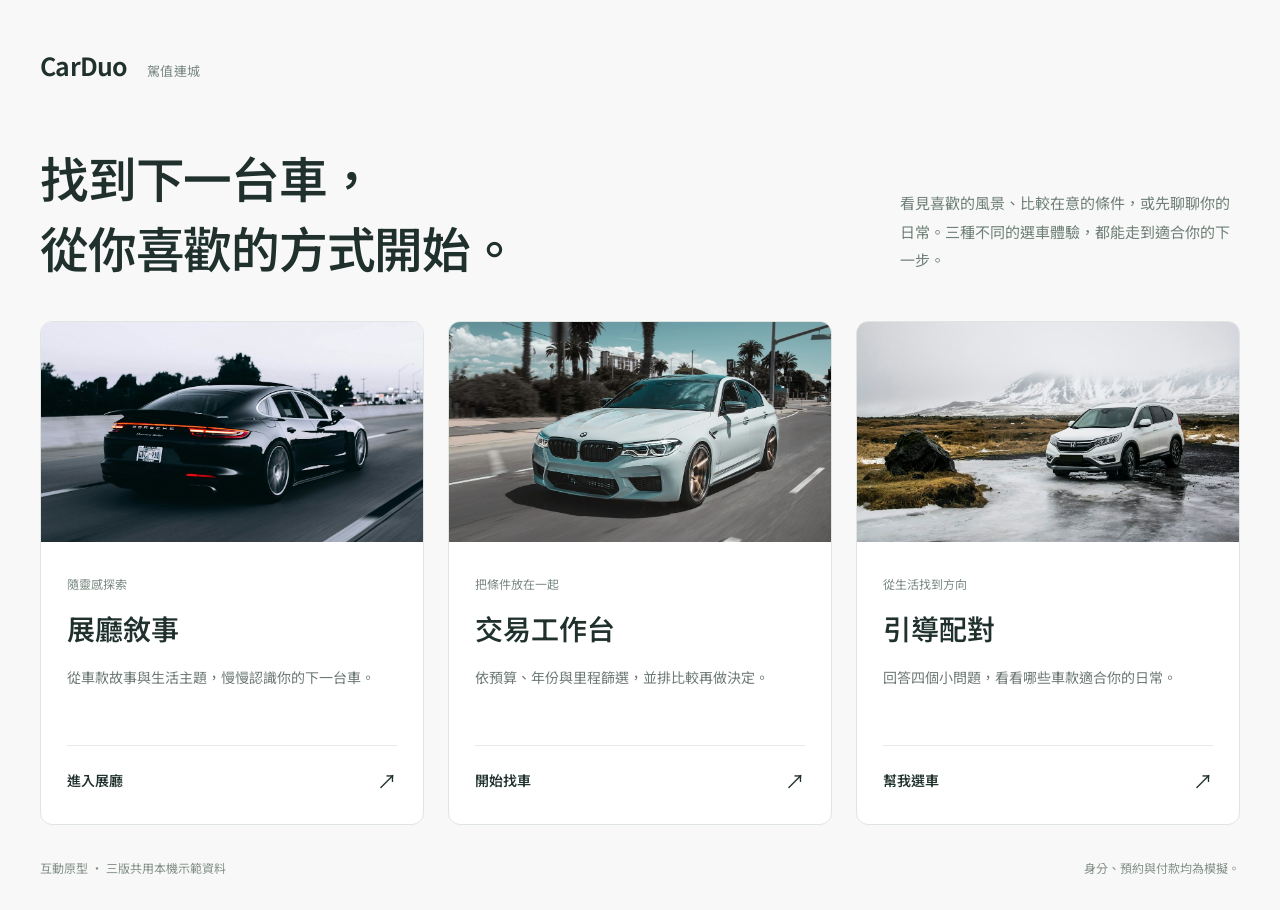
<file: index.html>
<!doctype html>
<html lang="zh-Hant">
  <head>
    <meta charset="UTF-8" />
    <meta name="viewport" content="width=device-width,initial-scale=1" />
    <title>駕值連城 CarDuo｜三種選車體驗</title>
    <link rel="stylesheet" crossorigin href="./assets/home-isKDFEY-.css">
  </head>
  <body>
    <main>
      <div class="brand">CarDuo <span>駕值連城</span></div>
      <div class="intro">
        <h1>找到下一台車，<br />從你喜歡的方式開始。</h1>
        <p>
          看見喜歡的風景、比較在意的條件，或先聊聊你的日常。三種不同的選車體驗，都能走到適合你的下一步。
        </p>
      </div>
      <nav aria-label="選擇原型">
        <a class="atelier" href="./apps/ateliers/">
          <img src="./images/hero-porsche.jpg" alt="Porsche 行駛情境照片" />
          <div>
            <span class="category">隨靈感探索</span><strong>展廳敘事</strong>
            <p>從車款故事與生活主題，慢慢認識你的下一台車。</p>
            <span class="open">進入展廳 <b aria-hidden="true">↗</b></span>
          </div>
        </a>
        <a class="market" href="./apps/market/">
          <img src="./images/car-black.jpg" alt="BMW 行駛情境照片" />
          <div>
            <span class="category">把條件放在一起</span
            ><strong>交易工作台</strong>
            <p>依預算、年份與里程篩選，並排比較再做決定。</p>
            <span class="open">開始找車 <b aria-hidden="true">↗</b></span>
          </div>
        </a>
        <a class="match" href="./apps/match/">
          <img src="./images/car-road.jpg" alt="車輛行經山路的情境照片" />
          <div>
            <span class="category">從生活找到方向</span
            ><strong>引導配對</strong>
            <p>回答四個小問題，看看哪些車款適合你的日常。</p>
            <span class="open">幫我選車 <b aria-hidden="true">↗</b></span>
          </div>
        </a>
      </nav>
      <footer>
        <span>互動原型 · 三版共用本機示範資料</span
        ><span>身分、預約與付款均為模擬。</span>
      </footer>
    </main>
  </body>
</html>
</file>
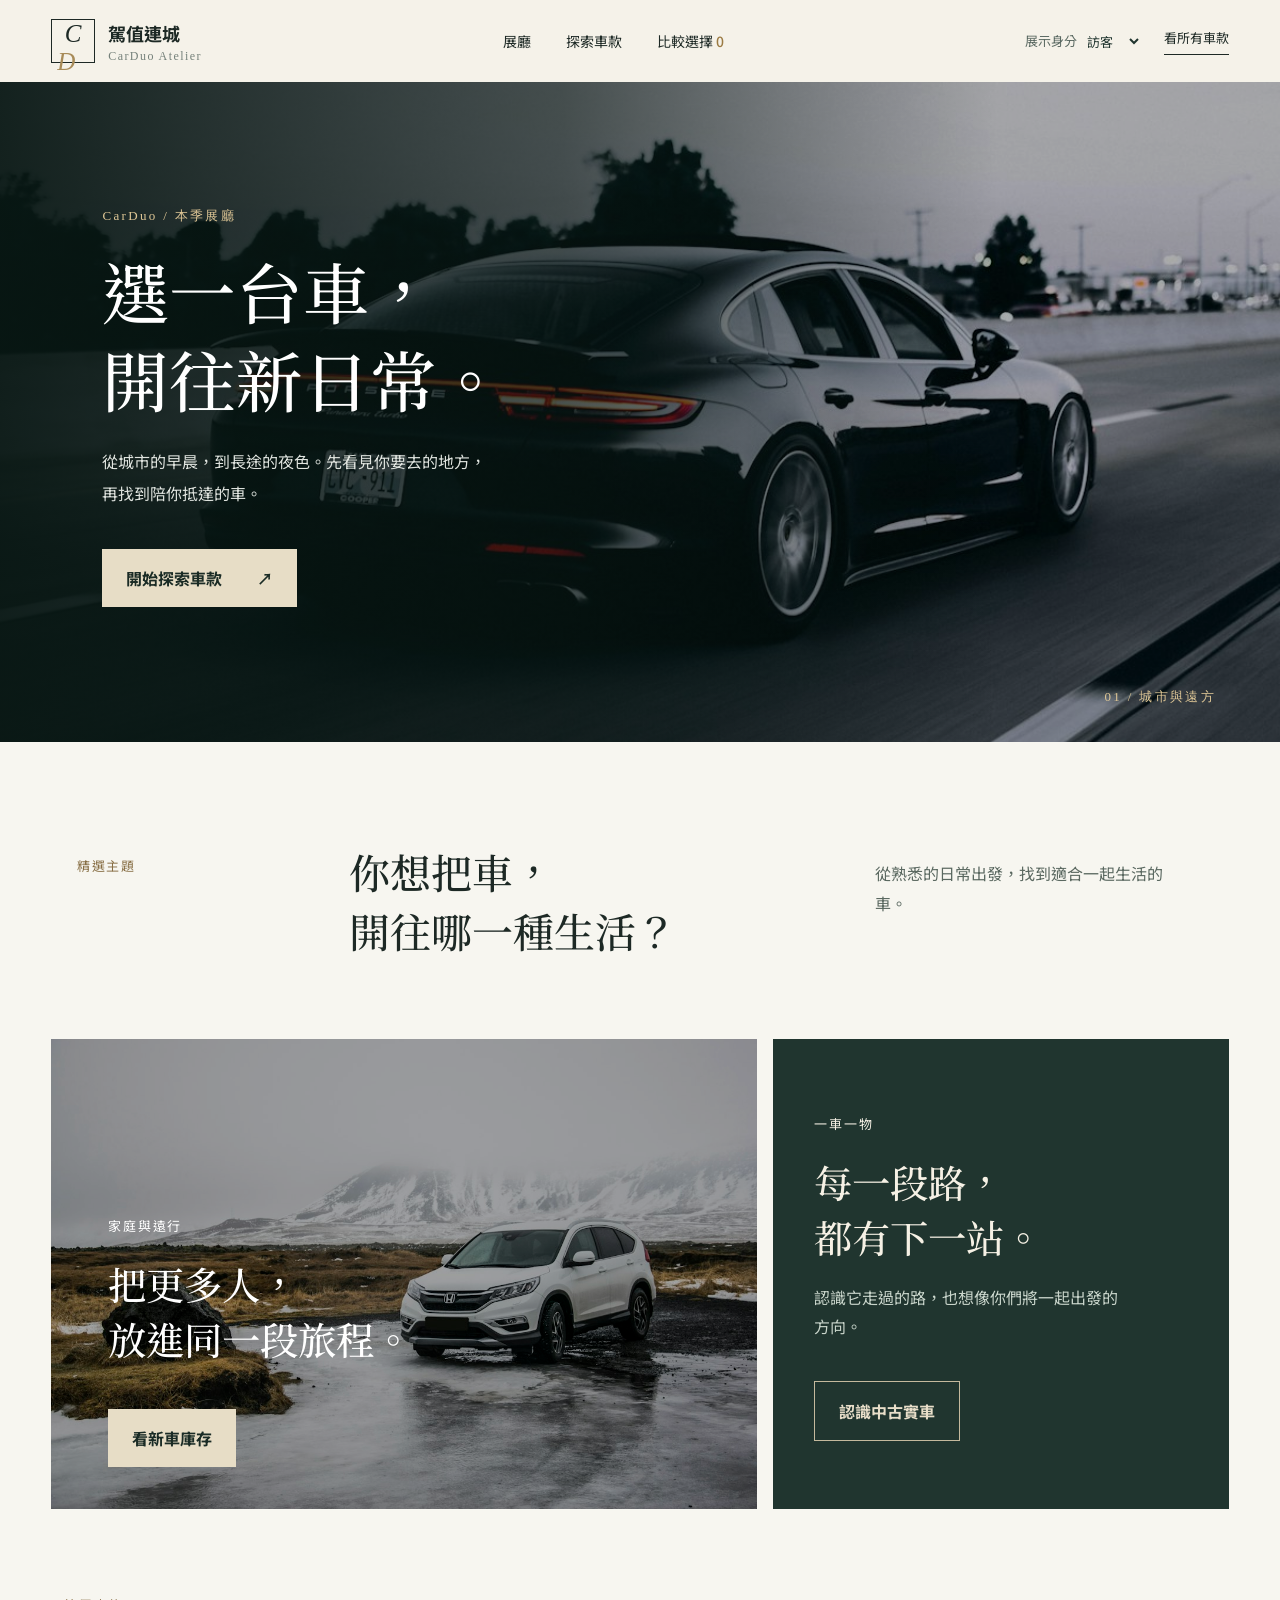
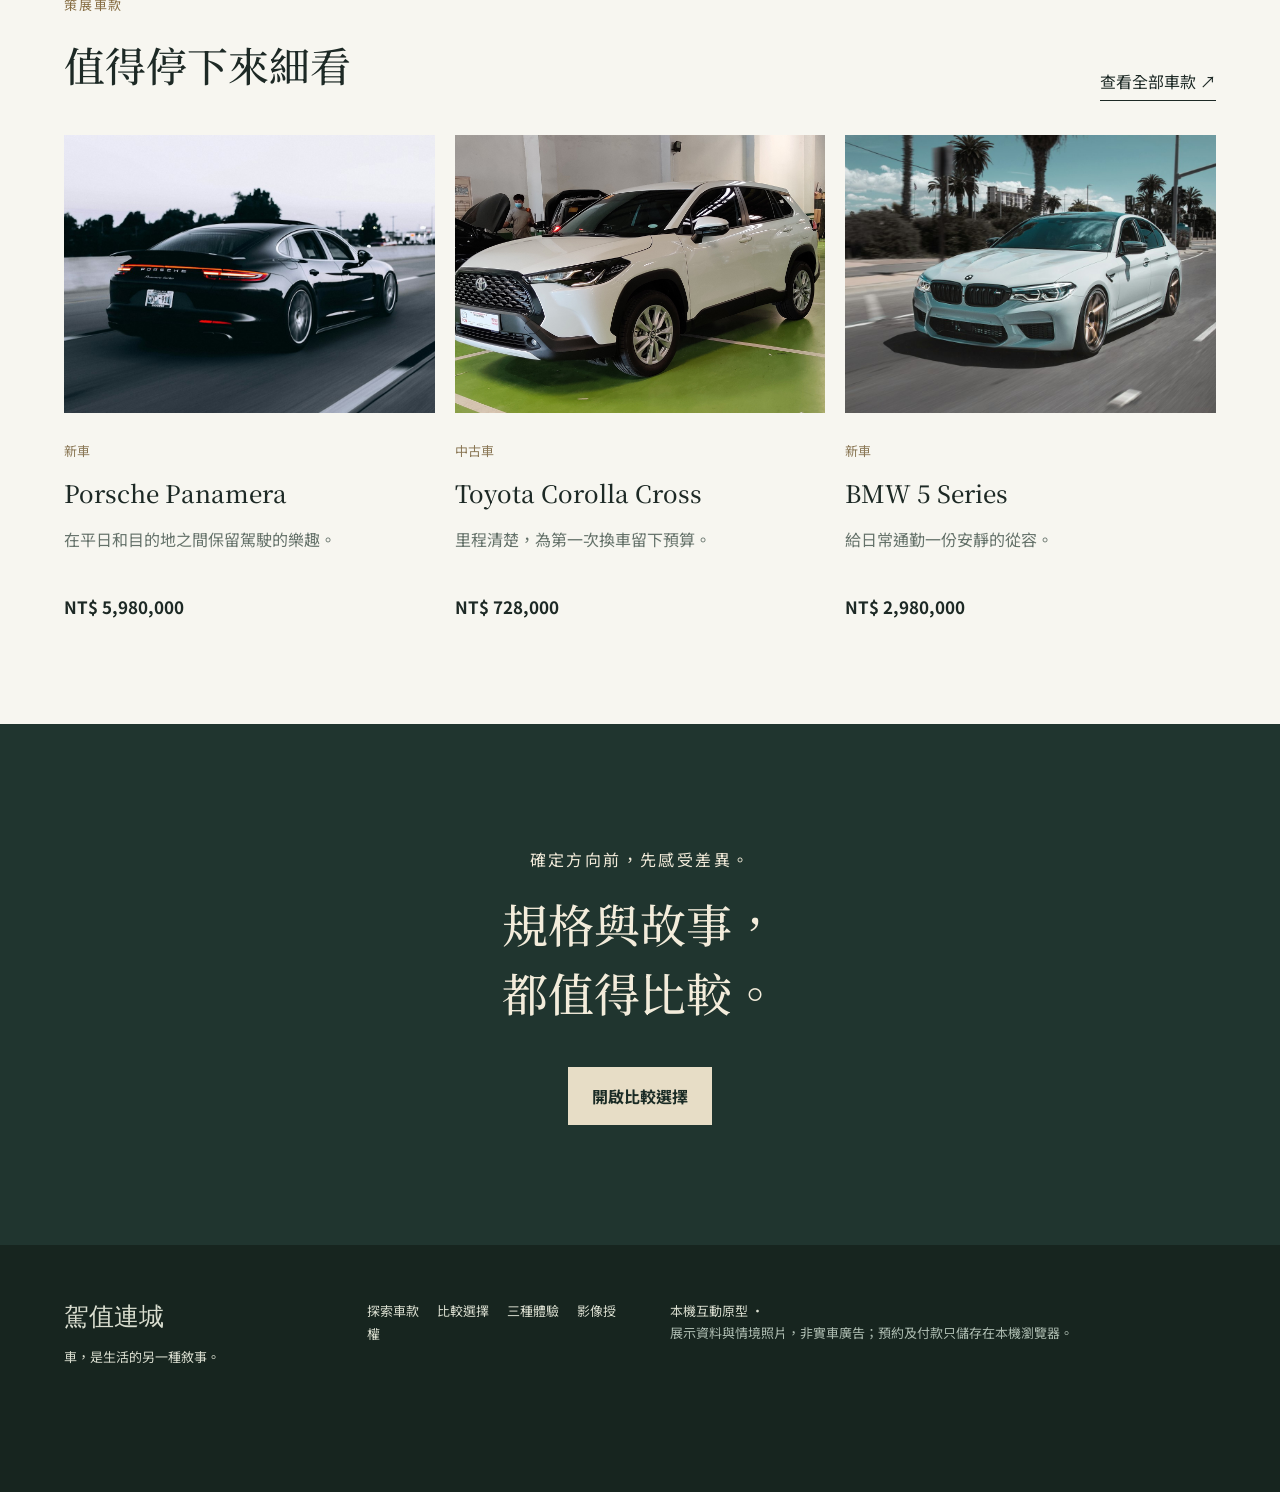
<file: apps/ateliers/index.html>
<!doctype html>
<html lang="zh-Hant">
  <head>
    <meta charset="UTF-8" />
    <meta name="viewport" content="width=device-width,initial-scale=1" />
    <title>駕值連城 CarDuo｜展廳</title>
    <script type="module" crossorigin src="../../assets/ateliers-BJsevzlo.js"></script>
    <link rel="modulepreload" crossorigin href="../../assets/controller-CAr70GcN.js">
    <link rel="stylesheet" crossorigin href="../../assets/ateliers-Bdlbplgw.css">
  </head>
  <body>
    <div id="app"></div>
  </body>
</html>
</file>
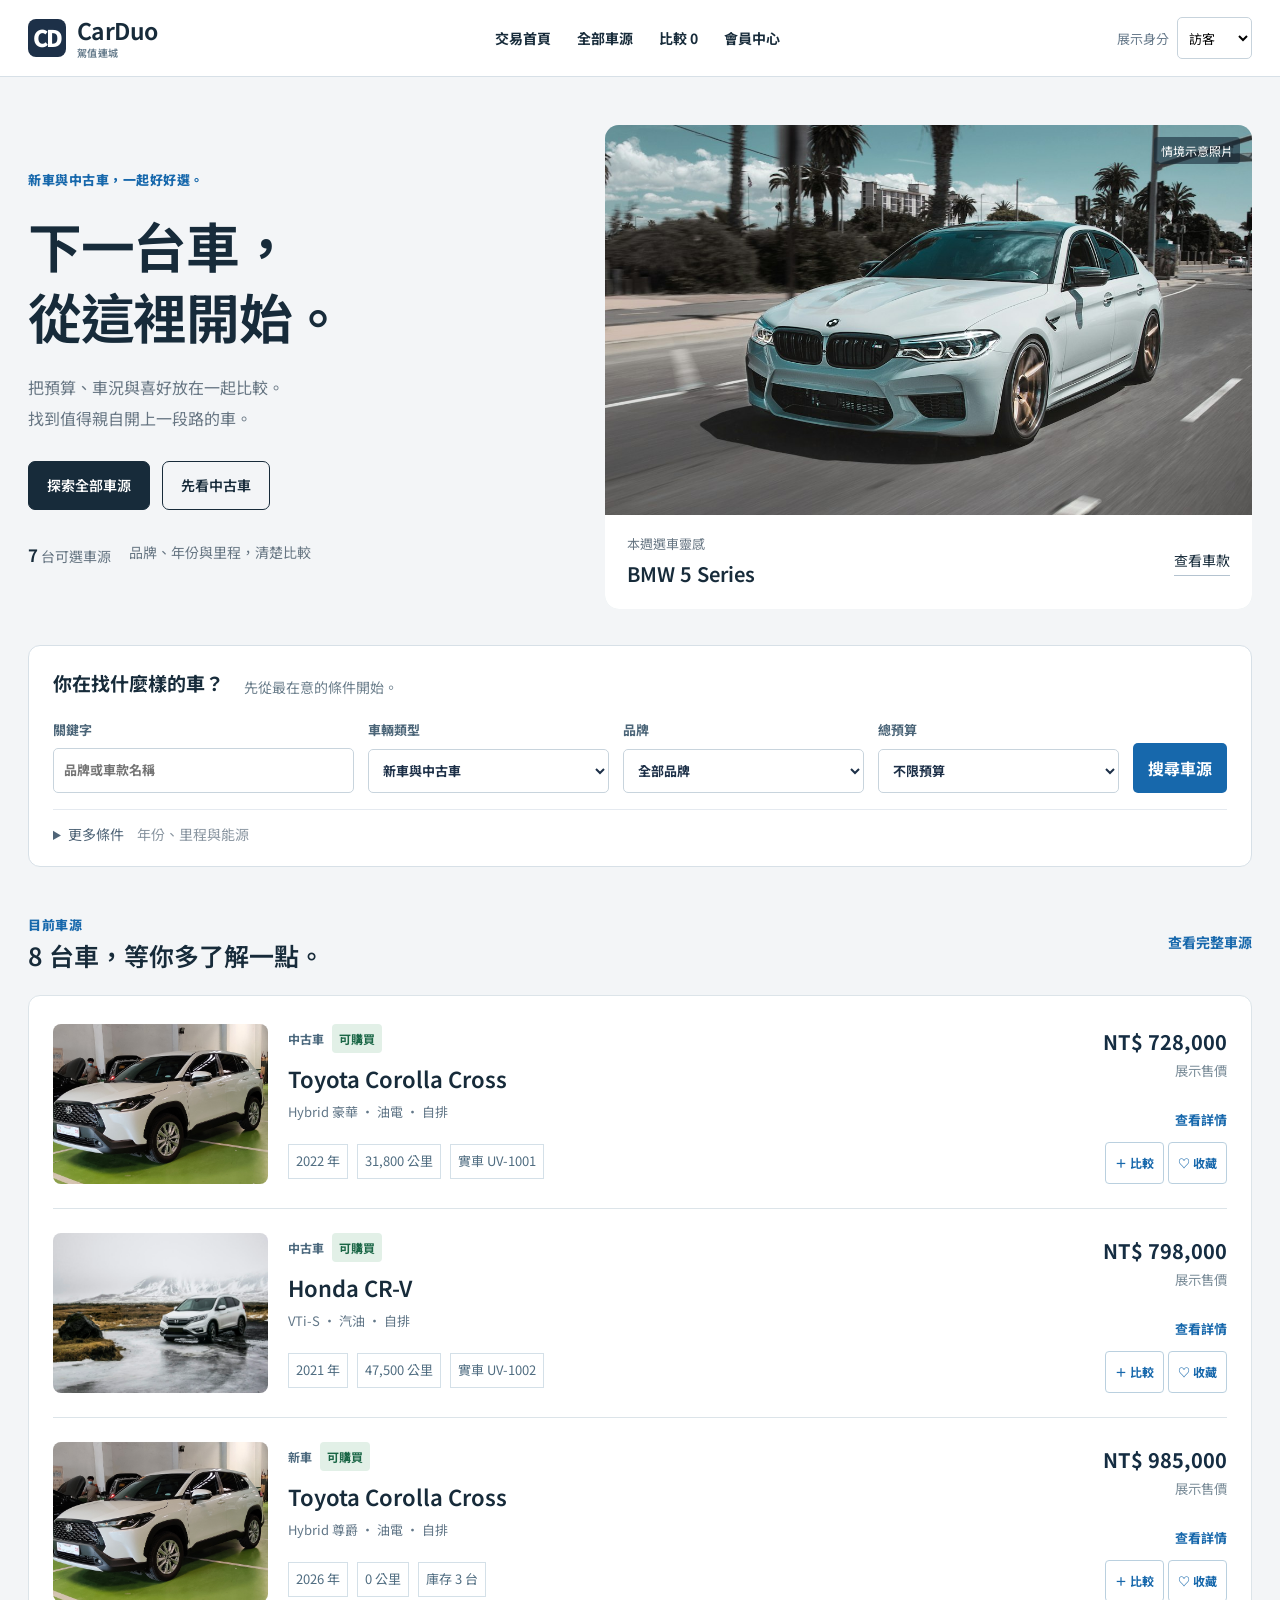
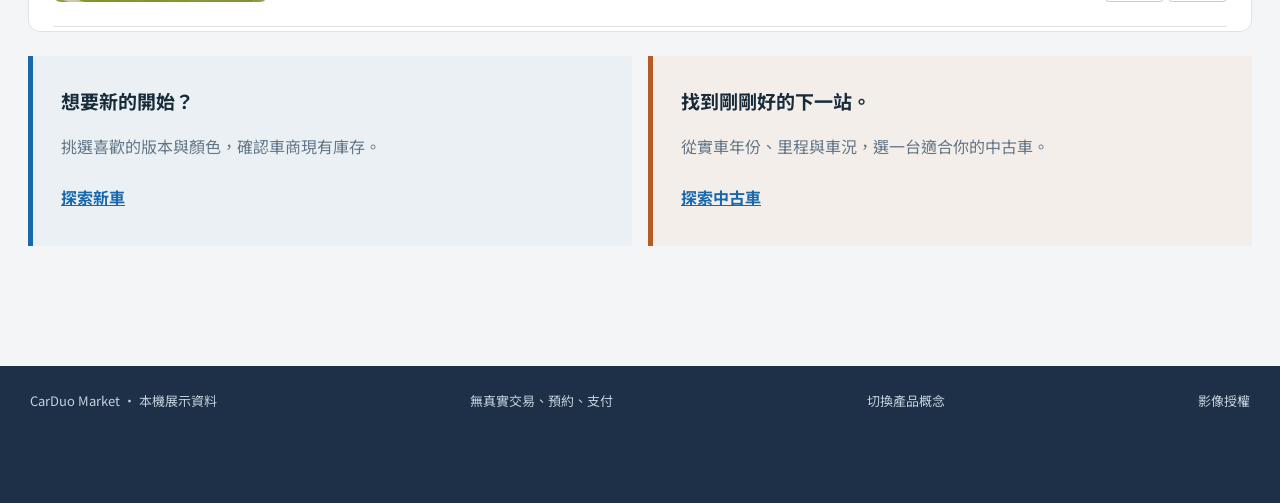
<file: apps/market/index.html>
<!doctype html>
<html lang="zh-Hant">
  <head>
    <meta charset="UTF-8" />
    <meta name="viewport" content="width=device-width,initial-scale=1" />
    <title>駕值連城 CarDuo｜交易市場</title>
    <script type="module" crossorigin src="../../assets/market-CprAZD5P.js"></script>
    <link rel="modulepreload" crossorigin href="../../assets/controller-CAr70GcN.js">
    <link rel="stylesheet" crossorigin href="../../assets/market-BL5dlmie.css">
  </head>
  <body>
    <div id="app"></div>
  </body>
</html>
</file>
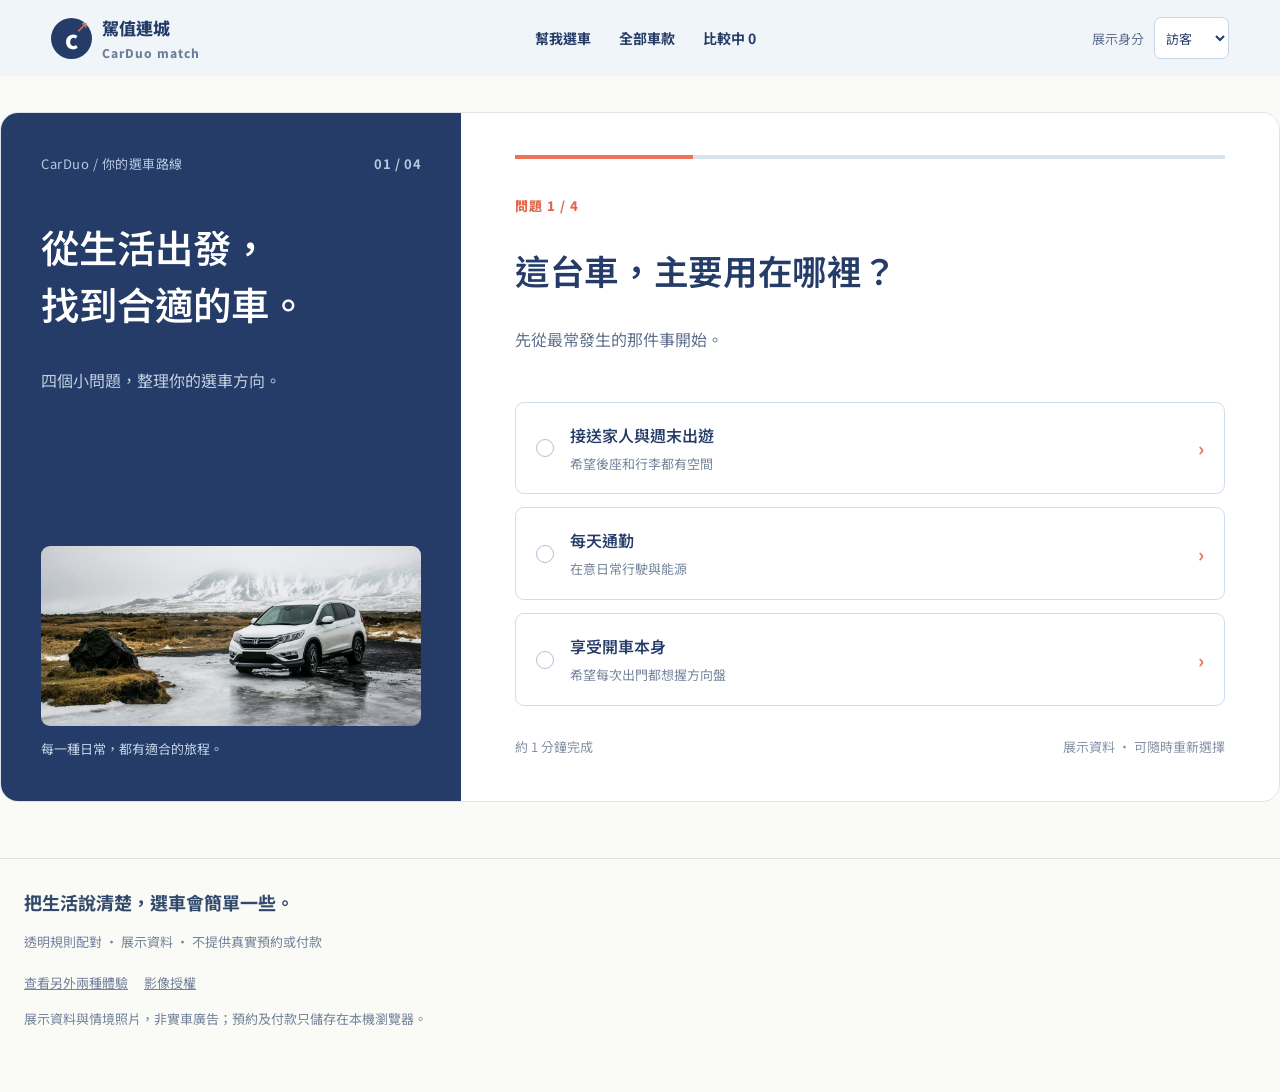
<file: apps/match/index.html>
<!doctype html>
<html lang="zh-Hant">
  <head>
    <meta charset="UTF-8" />
    <meta name="viewport" content="width=device-width,initial-scale=1" />
    <title>駕值連城 CarDuo｜選車配對</title>
    <script type="module" crossorigin src="../../assets/match-BY5O7fiy.js"></script>
    <link rel="modulepreload" crossorigin href="../../assets/controller-CAr70GcN.js">
    <link rel="stylesheet" crossorigin href="../../assets/match-BWdcOVub.css">
  </head>
  <body>
    <div id="app"></div>
  </body>
</html>
</file>
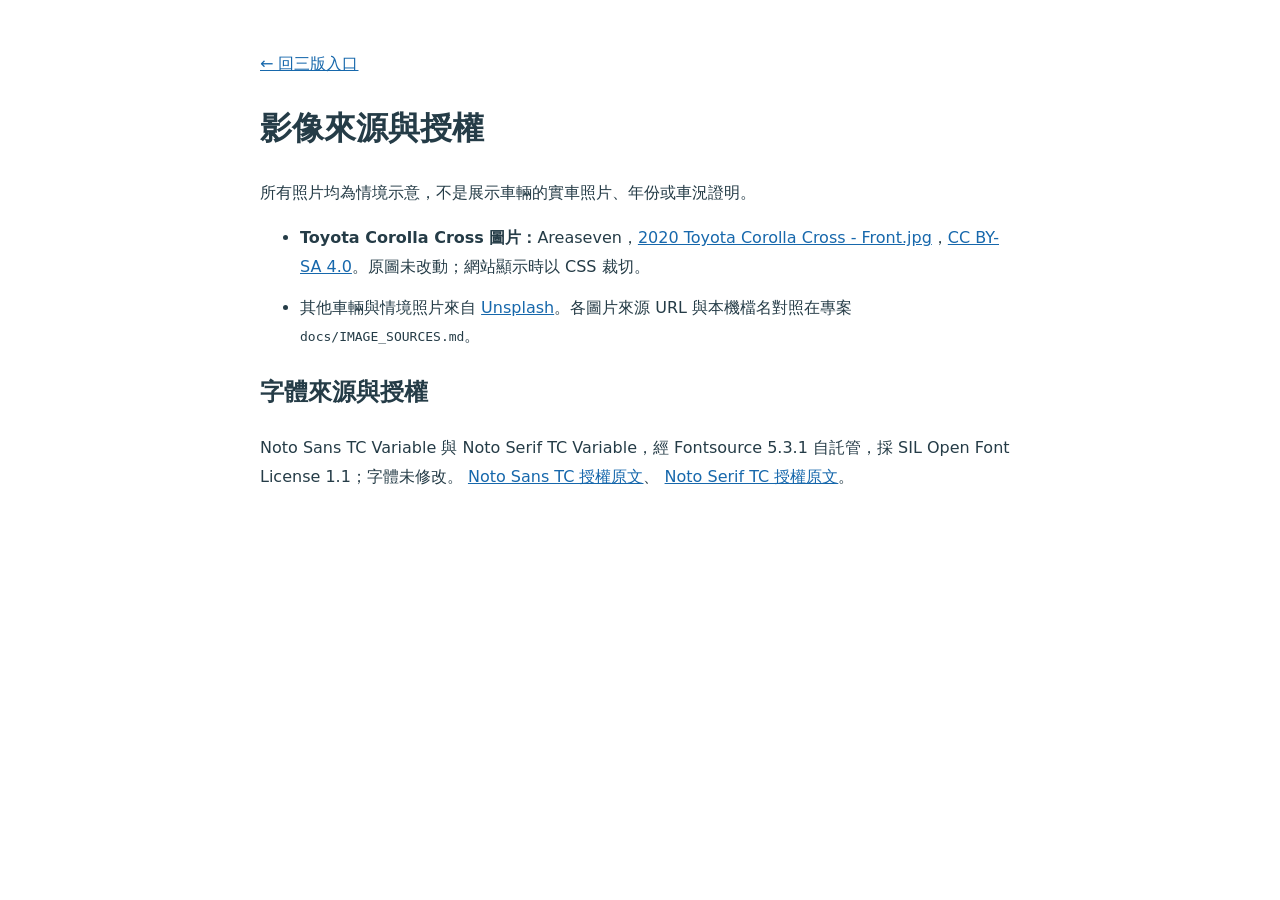
<file: credits.html>
<!doctype html>
<html lang="zh-Hant">
  <head>
    <meta charset="UTF-8" />
    <meta name="viewport" content="width=device-width,initial-scale=1" />
    <title>CarDuo 影像來源與授權</title>
    <style>
      body {
        font-family: system-ui, "Noto Sans TC", sans-serif;
        max-width: 760px;
        margin: 50px auto;
        padding: 0 20px;
        line-height: 1.8;
        color: #253c47;
      }
      a {
        color: #1768ac;
      }
      li {
        margin: 12px 0;
      }
    </style>
  </head>
  <body>
    <a href="./">← 回三版入口</a>
    <h1>影像來源與授權</h1>
    <p>所有照片均為情境示意，不是展示車輛的實車照片、年份或車況證明。</p>
    <ul>
      <li>
        <strong>Toyota Corolla Cross 圖片：</strong>Areaseven，<a
          href="https://commons.wikimedia.org/wiki/File:2020_Toyota_Corolla_Cross_-_Front.jpg"
          >2020 Toyota Corolla Cross - Front.jpg</a
        >，<a href="https://creativecommons.org/licenses/by-sa/4.0/"
          >CC BY-SA 4.0</a
        >。原圖未改動；網站顯示時以 CSS 裁切。
      </li>
      <li>
        其他車輛與情境照片來自
        <a href="https://unsplash.com/license">Unsplash</a>。各圖片來源 URL
        與本機檔名對照在專案 <code>docs/IMAGE_SOURCES.md</code>。
      </li>
    </ul>
    <h2>字體來源與授權</h2>
    <p>
      Noto Sans TC Variable 與 Noto Serif TC Variable，經 Fontsource 5.3.1
      自託管，採 SIL Open Font License 1.1；字體未修改。
      <a href="./fonts/NotoSansTC-OFL.txt">Noto Sans TC 授權原文</a>、
      <a href="./fonts/NotoSerifTC-OFL.txt">Noto Serif TC 授權原文</a>。
    </p>
  </body>
</html>
</file>
<file: assets/home-isKDFEY-.css>
@font-face{font-family:Noto Sans TC Variable;font-style:normal;font-display:swap;font-weight:100 900;src:url(./noto-sans-tc-0-wght-normal-C44i1K5l.woff2) format("woff2-variations");unicode-range:U+3401,U+3441,U+34fe,U+3502,U+3578,U+3585,U+35b8,U+35d8,U+35f1,U+3614,U+361b,U+361d,U+372e,U+3737,U+3757,U+3769,U+3909,U+3915,U+39c1,U+39cc,U+39ce,U+39d2,U+39e1,U+39e3,U+39fb,U+39fe,U+3a11,U+3a28,U+3a2a,U+3a3b,U+3a46,U+3a90,U+3b39,U+3c35,U+3d18-3d19,U+3dee,U+3e10,U+3e30,U+3f13,U+3f4e,U+3f80,U+3f8a,U+3ff8,U+4010,U+402f,U+4034,U+406f,U+40d7,U+4180,U+41f6,U+4204,U+4242,U+4308,U+4599,U+45b3,U+45c1,U+45c6,U+45d0,U+4606,U+4625,U+463c,U+479a,U+47d3,U+47d8,U+47e9,U+4821,U+488d,U+48a2,U+4acc,U+4bcb,U+4c85,U+4f28,U+502f,U+50aa,U+50eb,U+5111,U+5133,U+5210,U+521c,U+527a,U+527e,U+52e5,U+52fc,U+5327,U+5467,U+54ef,U+54f1,U+54f9,U+5529,U+558c,U+5593,U+55a2,U+55a4,U+55cb,U+5610,U+5677,U+56be,U+571d,U+5749,U+5771,U+579e,U+5860,U+5945,U+5952,U+5a78,U+5c67,U+5eb0,U+60bf,U+61a2,U+6250,U+6274,U+6277,U+6290,U+62c1,U+6303,U+6314-6315,U+6329,U+6331,U+6333,U+6354,U+6358-6359,U+635d,U+637e,U+639c-639d,U+63c7,U+63cb-63cc,U+63d9,U+63e2,U+63eb}@font-face{font-family:Noto Sans TC Variable;font-style:normal;font-display:swap;font-weight:100 900;src:url(./noto-sans-tc-1-wght-normal-CJFwB8z2.woff2) format("woff2-variations");unicode-range:U+63ec,U+63fb,U+6419,U+641d,U+6424,U+6429,U+645d,U+6471,U+6486,U+648d,U+648f,U+64a8,U+64c9,U+64db,U+64fd,U+650b,U+650e,U+6515,U+6546,U+654b,U+6568,U+6571,U+6712,U+67eb,U+683f,U+684a,U+684d,U+686e,U+6878,U+68b9,U+690a,U+697b,U+6a20,U+6a42,U+6b41,U+6b95,U+6b97,U+6c8a,U+6c95,U+6ccf,U+6e62,U+6ed2,U+6f16,U+6fa9,U+7033,U+7047,U+70a3,U+70cc,U+70f0,U+70f3,U+714f,U+7161,U+719d,U+71a5,U+71b0,U+71bb,U+71c2,U+71d6,U+7227,U+725a,U+7278,U+7285,U+730c,U+75b6,U+75ba,U+75da,U+75e1,U+7657,U+7660,U+7721,U+77a8,U+7804,U+781b,U+785e,U+7869,U+78ab,U+78df,U+7924,U+79e5,U+79ee,U+7a34,U+7a9e,U+7ab5,U+7af3,U+7af5,U+7b12,U+7c85,U+7c9e,U+7ccb,U+7d5a,U+7ddf,U+7dea,U+7e12,U+7e16,U+7e4f,U+7e77,U+7f76,U+7fcd,U+7ff8,U+801e,U+806c,U+80a8,U+80d0,U+80d8,U+80ee,U+80f2,U+8161,U+8181,U+818b,U+818e,U+81ad,U+81c1,U+81fd,U+834d,U+83e3,U+8573,U+85b8,U+85c3,U+867c,U+86bb,U+8705,U+8752,U+875b,U+8779,U+8794-8795,U+87b7,U+8818,U+8940,U+8a04,U+8a4f,U+8b3c,U+8b40,U+8c4d}@font-face{font-family:Noto Sans TC Variable;font-style:normal;font-display:swap;font-weight:100 900;src:url(./noto-sans-tc-2-wght-normal-DXF834SH.woff2) format("woff2-variations");unicode-range:U+8c6d,U+8d0c,U+8d92,U+8dc1,U+8dc8,U+8dcd,U+8dd4-8dd5,U+8dd9,U+8e1c,U+8e58,U+8e73,U+8e7d,U+8e98,U+8ebd,U+8ec1,U+9029,U+9070,U+9147,U+91b9,U+9202,U+9254,U+9311,U+9595,U+96fa,U+9757,U+9815,U+999d,U+99a6,U+9abf,U+9b16,U+9b1e,U+9b6c,U+9b98,U+9ba1,U+9bbb,U+9c07,U+9c17,U+9d41,U+9d64,U+9d7b,U+9ddd,U+9eb6,U+9ed7,U+9f46,U+9f56,U+9f74,U+9f7b,U+2028e,U+203b7,U+20546-20547,U+20584,U+205fb,U+20731,U+207a9,U+207ad,U+20803,U+2081d,U+20895,U+20bd7,U+20cbf,U+21883,U+21cde,U+22399,U+22ab1,U+22ae6,U+22bed,U+22bfe,U+22c64,U+22cb4,U+22cb8,U+22cc6,U+22cea,U+22d80,U+22f0c,U+22f1b,U+23073,U+236ee,U+23b88,U+23ca9,U+23ef8,U+23f0e,U+241ac,U+24259,U+242b6,U+2430d,U+24352,U+24419,U+24430,U+24605,U+2479a,U+24c8d,U+24d83,U+24e01,U+24e31,U+24e85,U+24eaa,U+2524c,U+2531a,U+25349,U+25435,U+25bdf,U+25be5,U+25c14,U+25d0a,U+25e86,U+2624e,U+26293,U+26706,U+267ea,U+2725f,U+27285,U+27304,U+27a63,U+27b99,U+27ef4,U+27fec,U+27ff3,U+280be-280bf,U+280f0,U+28154,U+28468,U+28487,U+28891,U+2947e,U+296a8,U+296e9,U+29704,U+29730,U+29d71,U+29e19,U+29e36}@font-face{font-family:Noto Sans TC Variable;font-style:normal;font-display:swap;font-weight:100 900;src:url(./noto-sans-tc-4-wght-normal-CLVec-WF.woff2) format("woff2-variations");unicode-range:U+1f921-1f930,U+1f932-1f935,U+1f937-1f939,U+1f940-1f944,U+1f947-1f94a,U+1f950-1f95f,U+1f962-1f967,U+1f969-1f96a,U+1f980-1f981,U+1f984-1f98d,U+1f990-1f992,U+1f994-1f996,U+1f9c0,U+1f9d0,U+1f9d2,U+1f9d4,U+1f9d6,U+1f9d8,U+1f9da,U+1f9dc-1f9dd,U+1f9df-1f9e2,U+1f9e5-1f9e6,U+20024,U+20487,U+20779,U+20c41,U+20c78,U+20d71,U+20e98,U+20ef9,U+2107b,U+210c1,U+22c51,U+233b4,U+24a12,U+2512b,U+2546e,U+25683,U+267cc,U+269f2,U+27657,U+282e2,U+2898d,U+29d5a,U+f0001-f0005,U+f0019,U+f009b,U+f0101-f0104,U+f012b,U+f01ba,U+f01d6,U+f0209,U+f0217,U+f0223-f0224,U+fc355,U+fe327,U+fe517,U+feb97,U+fffb4}@font-face{font-family:Noto Sans TC Variable;font-style:normal;font-display:swap;font-weight:100 900;src:url(./noto-sans-tc-10-wght-normal-D9IAkWa-.woff2) format("woff2-variations");unicode-range:U+ff78-ff7e,U+ff80-ff86,U+ff89-ff94,U+ff97-ff9e,U+ffb9,U+ffe0-ffe3,U+ffe9,U+ffeb,U+ffed,U+fffc,U+1d7c7,U+1f004,U+1f0cf,U+1f141-1f142,U+1f150,U+1f154,U+1f158,U+1f15b,U+1f15d-1f15e,U+1f162-1f163,U+1f170-1f171,U+1f174,U+1f177-1f178,U+1f17d-1f17f,U+1f192-1f195,U+1f197-1f19a,U+1f1e6-1f1f5,U+1f1f7-1f1ff,U+1f21a,U+1f22f,U+1f232-1f237,U+1f239-1f23a,U+1f250-1f251,U+1f300,U+1f302-1f319}@font-face{font-family:Noto Sans TC Variable;font-style:normal;font-display:swap;font-weight:100 900;src:url(./noto-sans-tc-11-wght-normal-CmgXseg_.woff2) format("woff2-variations");unicode-range:U+fa0a,U+fa0c,U+fa11,U+fa17,U+fa19,U+fa1b,U+fa1d,U+fa26,U+fa2c,U+fb01,U+fdfc,U+fe0e,U+fe33-fe36,U+fe38-fe44,U+fe49-fe51,U+fe54,U+fe56-fe57,U+fe59-fe5c,U+fe5f-fe6a,U+fe8e,U+fe92-fe93,U+feae,U+fecb-fecc,U+fee0,U+feec,U+fef3,U+ff04,U+ff07,U+ff26-ff2c,U+ff31-ff32,U+ff35-ff37,U+ff39-ff3a,U+ff3c,U+ff3e-ff5b,U+ff5d,U+ff61-ff65,U+ff67-ff68,U+ff6a,U+ff6c-ff77}@font-face{font-family:Noto Sans TC Variable;font-style:normal;font-display:swap;font-weight:100 900;src:url(./noto-sans-tc-12-wght-normal-BGFo_Hap.woff2) format("woff2-variations");unicode-range:U+f78a-f78c,U+f78e,U+f792-f796,U+f798,U+f79c,U+f7f5,U+f812,U+f815,U+f876,U+f8f5,U+f8f8,U+f8ff,U+f901-f902,U+f904,U+f906,U+f909-f90a,U+f90f,U+f914,U+f918-f919,U+f91b,U+f91d,U+f91f,U+f923,U+f925,U+f92d-f92f,U+f934,U+f937-f938,U+f93d,U+f93f,U+f941,U+f949,U+f94c,U+f94e-f94f,U+f95a,U+f95d-f95e,U+f961-f963,U+f965-f970,U+f974,U+f976-f97a,U+f97c,U+f97e-f97f,U+f981,U+f983,U+f988,U+f98a,U+f98c,U+f98e,U+f996-f997,U+f999-f99a,U+f99c,U+f99f-f9a0,U+f9a3,U+f9a8,U+f9ad,U+f9b2-f9b6,U+f9b9-f9ba,U+f9bd-f9be,U+f9c1,U+f9c4,U+f9c7,U+f9ca,U+f9cd,U+f9d0-f9d1,U+f9d3-f9d4,U+f9d7-f9d8,U+f9dc-f9dd,U+f9df-f9e1,U+f9e4,U+f9e8-f9ea,U+f9f4,U+f9f6-f9f7,U+f9f9-f9fa,U+f9fc-fa01,U+fa03-fa04,U+fa06,U+fa08-fa09}@font-face{font-family:Noto Sans TC Variable;font-style:normal;font-display:swap;font-weight:100 900;src:url(./noto-sans-tc-23-wght-normal-DBONPavv.woff2) format("woff2-variations");unicode-range:U+9ee5,U+9ee7,U+9eee,U+9ef3-9ef4,U+9ef6-9ef7,U+9ef9,U+9efb-9efd,U+9eff,U+9f07-9f09,U+9f10,U+9f14-9f15,U+9f19,U+9f22,U+9f29,U+9f2c,U+9f2f,U+9f31,U+9f34,U+9f37,U+9f39,U+9f3d-9f3e,U+9f41,U+9f4c-9f50,U+9f54,U+9f57,U+9f59,U+9f5c,U+9f5f-9f60,U+9f62-9f63,U+9f66-9f67,U+9f6a,U+9f6c,U+9f72,U+9f76-9f77,U+9f7f,U+9f84-9f85,U+9f88,U+9f8e,U+9f91,U+9f94-9f96,U+9f98,U+9f9a-9f9b,U+9f9f-9fa0,U+9fa2,U+9fa4,U+9ff0-9fff,U+a1f4,U+a4b0-a4b1,U+a4b3,U+a9c1-a9c2,U+aa31,U+ab34,U+ac00-ac01,U+ac04,U+ac08,U+ac10-ac11,U+ac13-ac16,U+ac19,U+ac1c-ac1d,U+ac24,U+ac70-ac71,U+ac74,U+ac77-ac78,U+ac80-ac81,U+ac83,U+ac8c,U+ac90,U+aca0,U+aca8-aca9,U+acac,U+acb0,U+acb8-acb9,U+acbc-acbd,U+acc1,U+acc4,U+ace0-ace1,U+ace4,U+ace8,U+acf0-acf1,U+acf3,U+acf5,U+acfc}@font-face{font-family:Noto Sans TC Variable;font-style:normal;font-display:swap;font-weight:100 900;src:url(./noto-sans-tc-24-wght-normal-rfZvtc0k.woff2) format("woff2-variations");unicode-range:U+9d77,U+9d7a,U+9d7e,U+9d87,U+9d89,U+9d8f,U+9d91-9d93,U+9d96,U+9d98,U+9d9a,U+9da1-9da2,U+9da5,U+9da9,U+9dab-9dac,U+9db1-9db2,U+9db5,U+9db9-9dbc,U+9dbf-9dc2,U+9dc4,U+9dc7-9dc9,U+9dd3,U+9dd6,U+9dd9-9dda,U+9dde-9ddf,U+9de2,U+9de5-9de6,U+9de8,U+9def-9df0,U+9df2-9df4,U+9df8,U+9dfa,U+9dfd,U+9dff,U+9e02,U+9e07,U+9e0a,U+9e11,U+9e15,U+9e18,U+9e1a-9e1b,U+9e1d-9e1e,U+9e20-9e23,U+9e25-9e26,U+9e2d,U+9e2f,U+9e33,U+9e35,U+9e3d-9e3f,U+9e42-9e43,U+9e45,U+9e48-9e4a,U+9e4c,U+9e4f,U+9e51,U+9e55,U+9e64,U+9e66,U+9e6b,U+9e6d-9e6e,U+9e70,U+9e73,U+9e75,U+9e78,U+9e80-9e83,U+9e87-9e88,U+9e8b-9e8c,U+9e90-9e91,U+9e93,U+9e96,U+9e9d,U+9ea1,U+9ea4,U+9ea6,U+9ea9-9eab,U+9ead,U+9eaf,U+9eb4,U+9eb7-9eba,U+9ebe-9ebf,U+9ecc-9ecd,U+9ed0,U+9ed2,U+9ed4,U+9ed9-9eda,U+9edc-9edd,U+9edf-9ee0,U+9ee2}@font-face{font-family:Noto Sans TC Variable;font-style:normal;font-display:swap;font-weight:100 900;src:url(./noto-sans-tc-25-wght-normal-CKFUZJgA.woff2) format("woff2-variations");unicode-range:U+9bf0-9bf1,U+9bf5,U+9bf7,U+9bf9,U+9bfd,U+9bff,U+9c02,U+9c06,U+9c08-9c0a,U+9c0d,U+9c10,U+9c12-9c13,U+9c15,U+9c1c,U+9c1f,U+9c21,U+9c23-9c25,U+9c28-9c29,U+9c2d-9c2e,U+9c31-9c33,U+9c35-9c37,U+9c39-9c3b,U+9c3d-9c3e,U+9c40,U+9c42,U+9c45-9c49,U+9c52,U+9c54,U+9c56,U+9c58-9c5a,U+9c5d,U+9c5f-9c60,U+9c63,U+9c67-9c68,U+9c72,U+9c75,U+9c78,U+9c7a-9c7c,U+9c7f-9c81,U+9c87-9c88,U+9c8d,U+9c91,U+9c94,U+9c97,U+9c9b,U+9ca4,U+9ca8,U+9cab,U+9cad,U+9cb1-9cb3,U+9cb6-9cb8,U+9cc4-9cc5,U+9ccc-9ccd,U+9cd5-9cd7,U+9cdd-9cdf,U+9ce7,U+9ce9,U+9cee-9cf0,U+9cf2,U+9cfc-9cfe,U+9d03,U+9d06-9d08,U+9d0e,U+9d10,U+9d12,U+9d15,U+9d17,U+9d1d-9d1f,U+9d23,U+9d2b,U+9d2f-9d30,U+9d34,U+9d37,U+9d3d,U+9d42,U+9d50,U+9d52-9d53,U+9d59,U+9d5c,U+9d5e-9d61,U+9d6a,U+9d6f-9d70}@font-face{font-family:Noto Sans TC Variable;font-style:normal;font-display:swap;font-weight:100 900;src:url(./noto-sans-tc-26-wght-normal-EmBveKM0.woff2) format("woff2-variations");unicode-range:U+9a87,U+9a8a-9a8b,U+9a8f-9a91,U+9a97,U+9a9a,U+9a9e,U+9aa0-9aa1,U+9aa4-9aa5,U+9aaf-9ab1,U+9ab6-9ab7,U+9ab9-9aba,U+9abe,U+9ac0-9ac5,U+9ac8,U+9acb-9acc,U+9ace-9acf,U+9ad1,U+9ad5-9ad7,U+9ad9,U+9adf,U+9ae1,U+9ae3,U+9aea-9aeb,U+9aed,U+9aef,U+9af2,U+9af4,U+9af9,U+9afb,U+9afd,U+9b03-9b04,U+9b08,U+9b13,U+9b18,U+9b1f,U+9b22-9b23,U+9b28-9b2a,U+9b2c-9b30,U+9b32,U+9b3b,U+9b43,U+9b46-9b49,U+9b4b-9b4e,U+9b51,U+9b55,U+9b58,U+9b5b,U+9b5e-9b60,U+9b63,U+9b68-9b69,U+9b74,U+9b7d,U+9b80-9b81,U+9b83-9b84,U+9b87-9b88,U+9b8a-9b8b,U+9b8d-9b8e,U+9b90,U+9b92-9b95,U+9b97,U+9b9f-9ba0,U+9ba2-9ba3,U+9ba8,U+9bab,U+9bb0,U+9bb8,U+9bc0-9bc1,U+9bc3,U+9bc6-9bc8,U+9bd3-9bd7,U+9bd9,U+9bdb,U+9bdd,U+9be1-9be2,U+9be4-9be5,U+9be7,U+9bea,U+9bed-9bee}@font-face{font-family:Noto Sans TC Variable;font-style:normal;font-display:swap;font-weight:100 900;src:url(./noto-sans-tc-27-wght-normal-DWj6T-i9.woff2) format("woff2-variations");unicode-range:U+993c-9940,U+9943-9944,U+9948-994a,U+994c-994e,U+9951,U+9954,U+995c,U+995e-995f,U+9961-9962,U+9965,U+9968,U+996a,U+996d-9972,U+9975-9976,U+997a,U+997c,U+997f-9980,U+9984-9985,U+9988,U+998b,U+998d,U+998f,U+9992,U+9994-9995,U+9997-9998,U+999c,U+999e,U+99a0-99a1,U+99ab,U+99af,U+99b1,U+99b4,U+99b9,U+99c4-99c6,U+99cf,U+99d1-99d2,U+99d4,U+99d6,U+99d8-99d9,U+99df,U+99e1-99e2,U+99e9,U+99ee,U+99f0,U+99f8,U+99fb,U+9a01-9a05,U+9a0c,U+9a0f-9a13,U+9a16,U+9a1b-9a1c,U+9a20,U+9a24,U+9a28,U+9a2b,U+9a2d-9a2e,U+9a34-9a36,U+9a38,U+9a3e,U+9a40-9a44,U+9a4a,U+9a4c-9a4e,U+9a52,U+9a56,U+9a62-9a65,U+9a69-9a6b,U+9a6d,U+9a6f-9a71,U+9a73-9a74,U+9a76,U+9a78-9a79,U+9a7b-9a7c,U+9a7e-9a7f,U+9a81-9a82,U+9a84-9a86}@font-face{font-family:Noto Sans TC Variable;font-style:normal;font-display:swap;font-weight:100 900;src:url(./noto-sans-tc-28-wght-normal-DTIK2b_9.woff2) format("woff2-variations");unicode-range:U+97f5,U+97f9-97fa,U+97fe,U+9804,U+9807,U+980a,U+980e-980f,U+9814,U+9816,U+981a,U+981c,U+981e,U+9820-9821,U+9823,U+9826,U+9828,U+982a-982c,U+9832,U+9834-9835,U+9837,U+9839,U+983c-983d,U+9845,U+9848-9849,U+984e,U+9852-9857,U+9859-985a,U+9862-9863,U+9865,U+9870-9871,U+9873-9874,U+9877,U+987a-987f,U+9881-9882,U+9885,U+9887-988a,U+988c-988d,U+9890,U+9893,U+9896-9897,U+989a,U+989c-989e,U+98a0,U+98a4,U+98a6-98a7,U+98a9,U+98ae-98af,U+98b2-98b3,U+98b6-98b8,U+98ba-98bd,U+98bf,U+98c7-98c8,U+98ca,U+98d2-98d3,U+98d8-98da,U+98dc,U+98de,U+98e0-98e1,U+98e3,U+98e5,U+98e7-98e9,U+98eb-98ee,U+98f1,U+98f4,U+9901,U+9908-9909,U+990c,U+9911-9912,U+9914,U+9916-9917,U+991b-991c,U+991e,U+9920,U+9927,U+992b-992c,U+992e,U+9931-9933,U+9938,U+993a}@font-face{font-family:Noto Sans TC Variable;font-style:normal;font-display:swap;font-weight:100 900;src:url(./noto-sans-tc-29-wght-normal-Bwm6RAc2.woff2) format("woff2-variations");unicode-range:U+9672,U+9674,U+967a,U+9682-9685,U+9688-9689,U+968b,U+968d,U+9695,U+9697-9698,U+969e,U+96a0-96a4,U+96a9,U+96ac,U+96ae,U+96b0,U+96b2-96b4,U+96b6-96b7,U+96b9,U+96bc-96be,U+96c3,U+96c9-96cb,U+96ce-96cf,U+96d1-96d2,U+96d8,U+96dd,U+96e9,U+96eb,U+96f0-96f1,U+96f3-96f4,U+96f9,U+96fe-96ff,U+9701-9702,U+9705,U+9708,U+970a,U+970e-9711,U+9719,U+971d,U+971f-9720,U+9728,U+972a,U+972d,U+9730,U+9733,U+973a,U+973d,U+9744,U+9746-9747,U+9749,U+9750-9751,U+9753,U+9758-9759,U+975b,U+975d,U+9763,U+9765-9766,U+9768,U+976c-976d,U+9771,U+9773,U+9776,U+977a,U+977c,U+9780,U+9784-9786,U+9788,U+978e-978f,U+9798,U+979d-979e,U+97a3,U+97a5-97a6,U+97a8,U+97ab-97ac,U+97ae,U+97b6-97b7,U+97b9,U+97bf,U+97c1,U+97c3,U+97c6,U+97c9,U+97cd,U+97d6,U+97d8-97d9,U+97dc-97de,U+97e1,U+97e6-97e7,U+97ec-97ee,U+97f0-97f1}@font-face{font-family:Noto Sans TC Variable;font-style:normal;font-display:swap;font-weight:100 900;src:url(./noto-sans-tc-30-wght-normal-DJ_8rxcC.woff2) format("woff2-variations");unicode-range:U+9530,U+9535,U+953a-953b,U+9540-9542,U+9547,U+9549-954a,U+954d,U+9550-9551,U+9554-9556,U+955c,U+956c-956d,U+956f-9570,U+9573,U+9576,U+9578,U+9582,U+9586,U+9588,U+958e-958f,U+9599,U+959c,U+959e-959f,U+95a1-95a2,U+95a4,U+95a6-95a7,U+95aa-95ae,U+95b0,U+95b2,U+95b6,U+95b9-95bf,U+95c2-95c4,U+95c7-95c9,U+95cb-95cd,U+95d0,U+95d3-95d5,U+95d7-95d8,U+95da,U+95de,U+95e0-95e1,U+95e4-95e5,U+95ea-95eb,U+95ef-95f0,U+95f2-95f3,U+95f5,U+95f7-95fa,U+95fd,U+9600-9602,U+9607-9609,U+960e,U+9610-9611,U+9614,U+9616,U+9619-961a,U+961c-961d,U+961f,U+9621,U+9624,U+9628,U+962f,U+9633-9636,U+963c,U+9641-9643,U+9645,U+9647-9648,U+964e-964f,U+9651,U+9653-9655,U+9658,U+965b-965f,U+9661,U+9665,U+9668-9669,U+966c}@font-face{font-family:Noto Sans TC Variable;font-style:normal;font-display:swap;font-weight:100 900;src:url(./noto-sans-tc-31-wght-normal-Ckd51ctm.woff2) format("woff2-variations");unicode-range:U+941a,U+941c,U+941e,U+9420-9425,U+9427-942b,U+942e,U+9432-9433,U+9436,U+9438,U+943a,U+943d,U+943f-9440,U+9445,U+944a,U+944c,U+9454-9455,U+945a-945b,U+945e,U+9460,U+9462-9463,U+9468,U+946a,U+946d,U+946f,U+9471,U+9474-9477,U+9479,U+947e-9481,U+9488-948a,U+948e,U+9492-9493,U+9497,U+9499,U+949b-94a3,U+94a5-94a9,U+94ac,U+94ae-94b1,U+94b3-94b5,U+94bb-94bc,U+94be-94c3,U+94c5-94c6,U+94c9,U+94ce-94d0,U+94db-94dd,U+94e0,U+94e2-94e3,U+94e8,U+94ec-94ee,U+94f0,U+94f2,U+94f5-94f6,U+94f8,U+94fa,U+94ff-9502,U+9504-9506,U+9508,U+950b-950c,U+950f-9510,U+9519-951b,U+951d,U+951f,U+9521-9526,U+952d-952f}@font-face{font-family:Noto Sans TC Variable;font-style:normal;font-display:swap;font-weight:100 900;src:url(./noto-sans-tc-32-wght-normal-DaS6vI_p.woff2) format("woff2-variations");unicode-range:U+930b,U+930f,U+9312,U+9315,U+9319-931b,U+931d-931f,U+9321,U+9323-9325,U+9327-932a,U+932c-932e,U+9331-9333,U+9335,U+9338,U+933c,U+9340-9341,U+9345-9349,U+934f-9352,U+9354,U+9356-935a,U+935c-9360,U+9363-9367,U+9369-936a,U+936c,U+936e,U+9370-9371,U+9373,U+9376,U+9379-937a,U+937c,U+9385,U+9387,U+938c,U+938f,U+9394,U+9397-9398,U+939a-939b,U+939d-939e,U+93a1-93a3,U+93a6-93a7,U+93a9-93aa,U+93ac-93ad,U+93af-93b0,U+93b3-93bb,U+93bd-93be,U+93c0-93c4,U+93c7,U+93ca-93cd,U+93d0-93d1,U+93d6-93d8,U+93dc-93de,U+93e0,U+93e4,U+93e8,U+93ee,U+93f0,U+93f5,U+93f7-93f9,U+93fb,U+9403,U+9407,U+940f-9410,U+9413-9414,U+9417,U+9419}@font-face{font-family:Noto Sans TC Variable;font-style:normal;font-display:swap;font-weight:100 900;src:url(./noto-sans-tc-33-wght-normal-ChrOk__M.woff2) format("woff2-variations");unicode-range:U+9208-920a,U+920d-920e,U+9210-9211,U+9217,U+9219,U+921c,U+9221,U+9224-9225,U+9227,U+922a,U+922d-922e,U+9230-9231,U+9233,U+9235-9239,U+923b,U+923d-9241,U+9244,U+9246,U+9248-9249,U+924b-9251,U+9253,U+925a,U+925d-925e,U+9262,U+9265-9267,U+926b-926d,U+926f,U+9271-9272,U+9274,U+9276,U+9278,U+927a-927c,U+927e-927f,U+9282-9283,U+9286,U+9288,U+928a,U+928d-928e,U+9291,U+9295-9296,U+9299-929b,U+929d,U+92a0-92ae,U+92b2,U+92b5-92b6,U+92bb-92bc,U+92c2-92c3,U+92c6-92cd,U+92cf-92d1,U+92d5,U+92d7,U+92d9,U+92dd,U+92df,U+92e4-92e6,U+92e8-92e9,U+92ed-92ef,U+92f1-92f3,U+92f6,U+92f9,U+92fb,U+9300-9302,U+9306}@font-face{font-family:Noto Sans TC Variable;font-style:normal;font-display:swap;font-weight:100 900;src:url(./noto-sans-tc-34-wght-normal-B9SDBoVp.woff2) format("woff2-variations");unicode-range:U+90e2-90e4,U+90ea-90eb,U+90ef,U+90f4,U+90f7-90f8,U+90fc,U+90fe-9100,U+9102,U+9104,U+9106,U+9112,U+9114-911a,U+911c,U+911e,U+9120,U+9122-9123,U+9129,U+912b,U+912f,U+9131-9132,U+9134,U+9136,U+9139-913a,U+9143,U+9146,U+9148-914a,U+914e-9150,U+9154,U+9156-9157,U+9159-915a,U+915d-915e,U+9161-9164,U+916b,U+916e,U+9170-9172,U+9174,U+9176,U+9179-917a,U+917f,U+9181-9182,U+9184-9186,U+918c-918e,U+9190-9191,U+9196,U+919a-919b,U+919e,U+91a1-91a4,U+91a7,U+91aa,U+91ae-91b2,U+91b4-91b5,U+91b8,U+91bd-91be,U+91c1,U+91c3,U+91c5-91c6,U+91c8-91ca,U+91d2-91d5,U+91d7,U+91d9,U+91e1,U+91e4,U+91e6-91e9,U+91ec-91ed,U+91f0-91f1,U+91f5-91fa,U+91fd,U+91ff-9201,U+9203-9207}@font-face{font-family:Noto Sans TC Variable;font-style:normal;font-display:swap;font-weight:100 900;src:url(./noto-sans-tc-35-wght-normal-D6FY8pL7.woff2) format("woff2-variations");unicode-range:U+8f85-8f86,U+8f88-8f8a,U+8f8d,U+8f90,U+8f93,U+8f95-8f97,U+8f99,U+8f9e-8f9f,U+8fa2,U+8fa7,U+8fa9,U+8fab,U+8fae,U+8fb3,U+8fb5-8fb6,U+8fba-8fbd,U+8fbf,U+8fc1-8fc2,U+8fc6,U+8fc8,U+8fcc-8fcd,U+8fd2-8fd3,U+8fd5,U+8fdc-8fdd,U+8fdf,U+8fe2-8fe5,U+8fe8-8fe9,U+8fed-8fee,U+8ff3,U+8ff5,U+8ff8,U+8ffa-8ffc,U+8ffe,U+9002,U+9004,U+9008,U+900a-900b,U+9011-9013,U+9016,U+901e,U+9021,U+9024,U+902d,U+902f-9030,U+9034-9036,U+9039-903b,U+9041,U+9044-9045,U+904f-9052,U+9057-9058,U+905b,U+905d,U+9061-9062,U+9065,U+9068,U+906f,U+9074,U+9079,U+907d,U+9083,U+9085,U+9087-9089,U+908b,U+9090,U+9093,U+9095,U+9097,U+9099,U+909b,U+909d-909e,U+90a0-90a2,U+90ac,U+90af-90b0,U+90b2-90b4,U+90b6,U+90b9,U+90bb,U+90bd-90be,U+90c3-90c5,U+90c7,U+90d1,U+90d4-90d5,U+90d7,U+90db-90df}@font-face{font-family:Noto Sans TC Variable;font-style:normal;font-display:swap;font-weight:100 900;src:url(./noto-sans-tc-36-wght-normal-D4SIf-tS.woff2) format("woff2-variations");unicode-range:U+8e30-8e31,U+8e35,U+8e39,U+8e3c-8e3d,U+8e40-8e42,U+8e47,U+8e49-8e4e,U+8e50,U+8e53-8e55,U+8e59-8e5b,U+8e60,U+8e62-8e63,U+8e67,U+8e69,U+8e6c-8e6d,U+8e6f,U+8e74,U+8e76,U+8e7a-8e7c,U+8e82,U+8e84-8e85,U+8e87,U+8e89-8e8b,U+8e8f-8e95,U+8e99-8e9a,U+8e9d-8e9e,U+8ea1,U+8ea3,U+8ea5-8ea6,U+8eaa,U+8eac-8ead,U+8eaf-8eb1,U+8eb9,U+8ebc,U+8ebe,U+8ec6,U+8ecb,U+8ecf,U+8ed1,U+8ed4,U+8ed7,U+8eda-8edb,U+8ee2,U+8ee8,U+8eeb,U+8ef2,U+8ef9-8efe,U+8f05,U+8f07-8f08,U+8f0a-8f0c,U+8f12-8f13,U+8f17,U+8f19-8f1a,U+8f1c,U+8f1e-8f1f,U+8f25-8f26,U+8f2d,U+8f30,U+8f33,U+8f36,U+8f3e,U+8f40-8f42,U+8f45-8f47,U+8f4d,U+8f54-8f55,U+8f5d,U+8f61-8f62,U+8f64,U+8f67-8f69,U+8f6d-8f72,U+8f74,U+8f76,U+8f7b-8f7c,U+8f7f,U+8f83-8f84}@font-face{font-family:Noto Sans TC Variable;font-style:normal;font-display:swap;font-weight:100 900;src:url(./noto-sans-tc-37-wght-normal-DH8U0y6x.woff2) format("woff2-variations");unicode-range:U+8ce1,U+8ce8,U+8ceb,U+8cf0,U+8cf8,U+8cfb,U+8cfe,U+8d04,U+8d07,U+8d0b,U+8d0d,U+8d10,U+8d12-8d14,U+8d17,U+8d1b-8d1f,U+8d21-8d26,U+8d29-8d2c,U+8d2e-8d32,U+8d34-8d35,U+8d37-8d38,U+8d3a-8d3c,U+8d3e-8d3f,U+8d41-8d43,U+8d48,U+8d4b-8d4c,U+8d4e-8d50,U+8d54,U+8d56,U+8d58,U+8d5a-8d5b,U+8d5f-8d60,U+8d62-8d63,U+8d66-8d69,U+8d6c-8d6e,U+8d73,U+8d75-8d76,U+8d7b,U+8d7d,U+8d84,U+8d8b,U+8d90-8d91,U+8d94,U+8d96,U+8d9c,U+8dab,U+8daf,U+8db2,U+8db5,U+8db7,U+8dba,U+8dbc,U+8dbf,U+8dc2-8dc3,U+8dc6,U+8dcb,U+8dce-8dd0,U+8dd6-8dd7,U+8dda-8ddb,U+8de3-8de4,U+8de9,U+8deb-8dec,U+8df1,U+8df5-8df7,U+8dfa-8dfd,U+8e05,U+8e08-8e0a,U+8e0e,U+8e14,U+8e16,U+8e18,U+8e1d-8e21,U+8e23,U+8e26-8e28,U+8e2a-8e2b,U+8e2d-8e2e}@font-face{font-family:Noto Sans TC Variable;font-style:normal;font-display:swap;font-weight:100 900;src:url(./noto-sans-tc-38-wght-normal-DgXQzDwL.woff2) format("woff2-variations");unicode-range:U+8b9c,U+8b9e-8b9f,U+8ba3,U+8ba5,U+8ba7,U+8baa,U+8bad,U+8bb2-8bb4,U+8bb6-8bb9,U+8bbc-8bbd,U+8bbf-8bc0,U+8bc3,U+8bc5,U+8bc8-8bcb,U+8bcf,U+8bd1,U+8bd7-8bdc,U+8bde-8be1,U+8be3,U+8be5,U+8be7,U+8be9,U+8beb-8bec,U+8bef,U+8bf1-8bf2,U+8bf5-8bf6,U+8bf8,U+8bfa,U+8bfd-8bfe,U+8c01-8c02,U+8c05,U+8c08,U+8c0a-8c11,U+8c13-8c15,U+8c18-8c1c,U+8c1f,U+8c23-8c29,U+8c2c-8c2d,U+8c31,U+8c34,U+8c36,U+8c39,U+8c3f,U+8c47,U+8c49-8c4c,U+8c4f,U+8c51,U+8c55,U+8c62,U+8c68,U+8c73,U+8c78,U+8c7a-8c7c,U+8c82,U+8c85,U+8c89-8c8a,U+8c8d-8c8e,U+8c90,U+8c94,U+8c98-8c99,U+8ca3-8ca4,U+8cad-8cb0,U+8cb2,U+8cb9-8cba,U+8cbd,U+8cc1-8cc2,U+8cc4-8cc5,U+8ccf-8cd2,U+8cd4-8cd5,U+8cd9-8cdb}@font-face{font-family:Noto Sans TC Variable;font-style:normal;font-display:swap;font-weight:100 900;src:url(./noto-sans-tc-39-wght-normal-l0Fuxnsd.woff2) format("woff2-variations");unicode-range:U+8a1b,U+8a22,U+8a25,U+8a27,U+8a2b,U+8a33,U+8a36,U+8a38,U+8a3d-8a3e,U+8a41,U+8a45-8a46,U+8a48,U+8a4e,U+8a51-8a52,U+8a54,U+8a56-8a58,U+8a5b,U+8a5d,U+8a61,U+8a63,U+8a67,U+8a6a-8a6c,U+8a70,U+8a74-8a76,U+8a7a-8a7c,U+8a82,U+8a84-8a86,U+8a89,U+8a8f-8a92,U+8a94,U+8a9a,U+8aa1,U+8aa3,U+8aa5,U+8aa7-8aa8,U+8aad,U+8ab1,U+8ab6,U+8abe,U+8ac2,U+8ac4,U+8ac6,U+8ac9,U+8acc-8acf,U+8ad1,U+8adb,U+8add-8ae2,U+8ae4,U+8ae6,U+8aea-8aeb,U+8aed,U+8af1-8af6,U+8afa,U+8afc,U+8b01,U+8b04-8b05,U+8b07,U+8b0b-8b0d,U+8b0f-8b10,U+8b13-8b14,U+8b16,U+8b1a,U+8b1c,U+8b21-8b22,U+8b26,U+8b28,U+8b2b,U+8b2e,U+8b33,U+8b41,U+8b46,U+8b4c-8b4f,U+8b53-8b54,U+8b56,U+8b59,U+8b5e-8b60,U+8b64,U+8b6a-8b6d,U+8b72,U+8b7e,U+8b83,U+8b89,U+8b8c,U+8b8e,U+8b90,U+8b92,U+8b95-8b96,U+8b99}@font-face{font-family:Noto Sans TC Variable;font-style:normal;font-display:swap;font-weight:100 900;src:url(./noto-sans-tc-40-wght-normal-pDXl2p5H.woff2) format("woff2-variations");unicode-range:U+88b7-88b8,U+88bc-88be,U+88c0,U+88c4,U+88c6-88c7,U+88c9-88cc,U+88ce,U+88d2,U+88d6,U+88d8,U+88db,U+88df,U+88e4,U+88e8-88e9,U+88ec,U+88ef-88f1,U+88f3-88f5,U+88fc,U+88fe,U+8900,U+8902,U+8906,U+890a-890c,U+8912-8915,U+8918-891a,U+891f,U+8921,U+8923,U+8925,U+892a-892b,U+892d,U+8930,U+8933,U+8935-8936,U+8938,U+893d,U+8941-8943,U+8946-8947,U+8949,U+894c-894d,U+8956-8957,U+8959,U+895c,U+895e-8960,U+8964,U+8966,U+896c,U+8971,U+8974,U+897b,U+897e,U+8980,U+8982-8983,U+8987-8988,U+898a,U+898c,U+8991,U+8994-8995,U+8997-8998,U+899a,U+899c,U+89a1,U+89a4-89a7,U+89a9,U+89ac,U+89af,U+89b2-89b3,U+89b7,U+89bb,U+89bf,U+89c5,U+89c9-89ca,U+89d1,U+89d4-89d5,U+89da,U+89dc-89de,U+89e5-89e7,U+89ed,U+89f1,U+89f3-89f4,U+89f6,U+89ff,U+8a01,U+8a03,U+8a07,U+8a09,U+8a0c,U+8a0f-8a12,U+8a16}@font-face{font-family:Noto Sans TC Variable;font-style:normal;font-display:swap;font-weight:100 900;src:url(./noto-sans-tc-41-wght-normal-10TAo0Gm.woff2) format("woff2-variations");unicode-range:U+8763-8765,U+8768,U+876a,U+876c-8770,U+8772,U+8777,U+877a-877b,U+877d,U+8781,U+8784-8785,U+8788,U+878b,U+8793,U+8797-8798,U+879f,U+87a3,U+87a8,U+87ab-87ad,U+87af,U+87b3,U+87b5,U+87b9,U+87bb,U+87bd-87c0,U+87c4-87c8,U+87ca-87cc,U+87ce,U+87d2,U+87db-87dc,U+87e0-87e1,U+87e3,U+87e5,U+87e7,U+87ea-87eb,U+87ee-87ef,U+87f3-87f4,U+87f6-87f7,U+87fe,U+8802-8806,U+880a-880b,U+880e,U+8810-8811,U+8813,U+8815-8816,U+881b,U+8821,U+8823,U+8827,U+8831-8832,U+8835,U+8839-883a,U+883c,U+8844-8846,U+884a,U+884e,U+8852,U+8854-8856,U+8859-885a,U+885e,U+8862,U+8864-8865,U+8869-886a,U+886c-886e,U+8871-8872,U+8875,U+8879,U+887d-887f,U+8882,U+8884-8885,U+8888,U+8890,U+8892-8893,U+8897-8898,U+889a-889c,U+889e,U+88a2,U+88a4,U+88a8,U+88aa,U+88ad-88ae,U+88b1,U+88b4}@font-face{font-family:Noto Sans TC Variable;font-style:normal;font-display:swap;font-weight:100 900;src:url(./noto-sans-tc-42-wght-normal-DhagUH35.woff2) format("woff2-variations");unicode-range:U+8621-8622,U+8627,U+8629-862a,U+8634-8636,U+8638,U+863a,U+863c,U+8640,U+8642,U+8646,U+864c-864d,U+864f,U+8651-8654,U+8657,U+8659-865a,U+865c,U+8662,U+866b-866c,U+866f-8671,U+8673,U+8677,U+867a-867b,U+867d-867e,U+8680-8682,U+868b-868d,U+8693-8696,U+869a,U+869c-869d,U+86a1,U+86a3-86a4,U+86a7-86aa,U+86af-86b1,U+86b3-86b4,U+86b6,U+86b9-86ba,U+86c0-86c2,U+86c4,U+86c6,U+86c9-86ca,U+86cc-86ce,U+86d0,U+86d3-86d4,U+86de-86df,U+86e9,U+86ed-86f0,U+86f3,U+86f8-86fc,U+86fe,U+8703,U+8706-870a,U+870d-870e,U+8711-8712,U+8715,U+8717,U+8719-871a,U+871e,U+8721-8723,U+8725,U+8728-8729,U+872e,U+8731,U+8734,U+8737,U+873a,U+873e-8740,U+8742,U+8747,U+8749,U+874b-874c,U+874e-874f,U+8753,U+8757-8758,U+875d,U+875f,U+8761-8762}@font-face{font-family:Noto Sans TC Variable;font-style:normal;font-display:swap;font-weight:100 900;src:url(./noto-sans-tc-43-wght-normal-XY2RowIu.woff2) format("woff2-variations");unicode-range:U+84c0,U+84c2,U+84c6-84c7,U+84ca,U+84cd-84d2,U+84d6,U+84dd,U+84df,U+84e2,U+84e6-84e8,U+84ea,U+84ef-84f0,U+84f3-84f4,U+84f7,U+84fa,U+84fc-84fd,U+84ff-8500,U+8506,U+850c,U+8511,U+8515,U+8517,U+851d-851f,U+8524,U+852b,U+852f,U+8532,U+8534-8535,U+8537-8538,U+853a,U+853c,U+853e,U+8541-8542,U+8545,U+8548,U+854b,U+854d-854e,U+8552-8553,U+8555-8558,U+855a,U+855e,U+8561-8565,U+8568,U+856a-856c,U+856f,U+8574,U+8577-857b,U+8580-8581,U+8585-8586,U+858a,U+858c,U+858f-8590,U+8594,U+8597-8599,U+859c,U+859f,U+85a1-85a2,U+85a4,U+85a8,U+85ab-85ac,U+85ae,U+85b3-85b4,U+85b7,U+85b9-85ba,U+85bd-85be,U+85c1-85c2,U+85cb,U+85ce,U+85d0,U+85d3,U+85d5,U+85dc,U+85e0,U+85e6,U+85e8,U+85ea,U+85ed,U+85f4,U+85f6-85f7,U+85f9-85fa,U+85ff,U+8602,U+8604-8605,U+8610,U+8616-8618,U+861a,U+861e}@font-face{font-family:Noto Sans TC Variable;font-style:normal;font-display:swap;font-weight:100 900;src:url(./noto-sans-tc-44-wght-normal-B3aLWZpD.woff2) format("woff2-variations");unicode-range:U+8380,U+8383,U+8385-8386,U+8392,U+8394-8395,U+8398-8399,U+839b-839c,U+83a0,U+83a2,U+83a4,U+83a7-83aa,U+83af-83b5,U+83b7,U+83b9-83ba,U+83bc-83c0,U+83c2,U+83c4-83c5,U+83c8-83c9,U+83cb,U+83ce-83cf,U+83d1,U+83d4-83d6,U+83d8,U+83dd,U+83df,U+83e1-83e2,U+83e5,U+83ea-83eb,U+83f0,U+83f3-83f4,U+83f9,U+83fb-83fe,U+8406-8407,U+840b,U+840f,U+8411,U+8413,U+8418,U+841b-841d,U+8420-8421,U+8423-8424,U+8426-8429,U+842b,U+842d-842e,U+8432-8433,U+8435,U+8437-8439,U+843b-843c,U+843e,U+8445-8447,U+844e,U+8451-8452,U+8456,U+8459-845a,U+845c,U+845f,U+8462,U+8466-8467,U+846d,U+846f-8471,U+8473-8474,U+8476-8478,U+847a,U+8484,U+848b,U+848d-848e,U+8493-8494,U+8497,U+849d,U+849f,U+84a1,U+84a8,U+84af,U+84b1,U+84b4,U+84b9-84bb,U+84bd-84bf}@font-face{font-family:Noto Sans TC Variable;font-style:normal;font-display:swap;font-weight:100 900;src:url(./noto-sans-tc-45-wght-normal-XJ7YlEy9.woff2) format("woff2-variations");unicode-range:U+827d,U+827f,U+8283-8284,U+8288-828a,U+828d-8291,U+8293-8294,U+8298,U+829a-829c,U+829e-82a4,U+82a6-82ab,U+82ae,U+82b0,U+82b4,U+82b6,U+82ba-82bc,U+82be,U+82c1,U+82c4-82c5,U+82c7,U+82cb,U+82cd,U+82cf-82d0,U+82d2,U+82d5-82d6,U+82d9,U+82db-82dc,U+82de-82e1,U+82e3-82e4,U+82e7,U+82ea-82eb,U+82ef-82f0,U+82f3-82f4,U+82f6-82f7,U+82f9-82fc,U+82fe-8301,U+8306-8308,U+830b-830e,U+8316,U+8318,U+831a-831b,U+831d-831e,U+8327,U+832a,U+832c-832d,U+832f,U+8331,U+8333-8334,U+8337,U+833a-833c,U+833f-8340,U+8342,U+8344-8347,U+834b-834c,U+834f,U+8351,U+8356-8358,U+835a,U+835e-8361,U+8363-8364,U+8367-8368,U+836b,U+836f,U+8373,U+8375,U+8378,U+837a-837f}@font-face{font-family:Noto Sans TC Variable;font-style:normal;font-display:swap;font-weight:100 900;src:url(./noto-sans-tc-46-wght-normal-8N5Skr-p.woff2) format("woff2-variations");unicode-range:U+811b,U+811e,U+8121-8127,U+8129,U+812c,U+812f-8134,U+8137-8138,U+813a,U+813d,U+8144,U+8146,U+8148,U+814a,U+814c-814d,U+8151,U+8153,U+8156,U+8158,U+815a,U+8160,U+8167,U+8169,U+816d,U+816f,U+8171,U+8174,U+817b-817c,U+817e,U+8182,U+8188,U+818a,U+8194-8195,U+8198,U+819b,U+819e,U+81a3,U+81a6-81a7,U+81ab,U+81af-81b0,U+81b5-81b6,U+81b8,U+81ba-81bb,U+81be-81bf,U+81c3,U+81c6,U+81ca,U+81cc,U+81cf,U+81d1-81d3,U+81d6-81d7,U+81d9-81da,U+81dd-81de,U+81e0-81e2,U+81e7,U+81ec,U+81ef,U+81fc,U+81fe,U+8200-8202,U+8204-8206,U+820b,U+820e,U+8210,U+8215,U+8217-8218,U+821b,U+821d,U+8221-8222,U+8224,U+8228-8229,U+822b,U+822f-8234,U+8236-8238,U+823a,U+823e,U+8240,U+8244-8245,U+8249,U+824b,U+824e-824f,U+8257,U+825a,U+825f,U+8264,U+8268,U+826b,U+826e,U+8270,U+8273,U+8276,U+8278-8279}@font-face{font-family:Noto Sans TC Variable;font-style:normal;font-display:swap;font-weight:100 900;src:url(./noto-sans-tc-47-wght-normal-CQ4B1cVg.woff2) format("woff2-variations");unicode-range:U+7fb8,U+7fbc,U+7fbf-7fc0,U+7fc3,U+7fcb-7fcc,U+7fce-7fcf,U+7fd1,U+7fd5,U+7fd8,U+7fdb,U+7fde-7fdf,U+7fe5-7fe6,U+7fe9,U+7feb-7fec,U+7fee,U+7ff2-7ff3,U+7ffa,U+7ffd-7ffe,U+8002,U+8004,U+8006,U+800b,U+800e,U+8011-8012,U+8014,U+8016,U+8018-8019,U+801c,U+8024,U+8026,U+8028,U+802c,U+8030,U+8035,U+8037-8039,U+803b,U+8042-8043,U+804b-804c,U+8052,U+8061,U+8068,U+806a,U+806e,U+8071,U+8073-8076,U+8079,U+807c,U+807e-807f,U+8083-8084,U+808f,U+8093,U+8095,U+8098,U+809c,U+809f-80a0,U+80a4,U+80a7,U+80ab,U+80ad-80ae,U+80b0-80b1,U+80b4-80b6,U+80b8,U+80bc-80c2,U+80c4,U+80c6-80c7,U+80cb,U+80cd,U+80cf,U+80d4,U+80d7,U+80d9,U+80db-80dd,U+80e0,U+80e3-80e5,U+80e7,U+80eb-80ed,U+80ef-80f1,U+80f3-80f4,U+80f6-80f7,U+80fc,U+80fe-80ff,U+8101,U+8107,U+8109,U+810f-8113,U+8115,U+8117-8118,U+811a}@font-face{font-family:Noto Sans TC Variable;font-style:normal;font-display:swap;font-weight:100 900;src:url(./noto-sans-tc-48-wght-normal-BvDIawld.woff2) format("woff2-variations");unicode-range:U+7eb3,U+7eb5-7eba,U+7ebd-7ebe,U+7ec0-7ec1,U+7ec3,U+7ec5,U+7ec7-7eca,U+7ecd-7ece,U+7ed1-7ed2,U+7ed4-7ed5,U+7ed7-7ed8,U+7eda-7edb,U+7edd-7ede,U+7ee2-7ee3,U+7ee5,U+7ee7,U+7ee9-7eeb,U+7eee-7ef0,U+7ef3,U+7ef5,U+7ef7-7ef8,U+7efd-7f01,U+7f03,U+7f05-7f09,U+7f0e,U+7f10,U+7f13-7f15,U+7f18-7f1a,U+7f1c-7f1d,U+7f20,U+7f24-7f25,U+7f28-7f2a,U+7f2d-7f2e,U+7f30,U+7f34,U+7f36-7f37,U+7f3d,U+7f42-7f45,U+7f47-7f4e,U+7f52,U+7f54,U+7f58,U+7f5a,U+7f5d,U+7f5f-7f63,U+7f65,U+7f68,U+7f6b,U+7f78,U+7f7d-7f7e,U+7f81-7f83,U+7f86-7f87,U+7f8b-7f8d,U+7f91,U+7f93-7f95,U+7f97,U+7f99-7f9a,U+7f9d,U+7f9f,U+7fa1-7fa3,U+7fa5,U+7fa7,U+7fad-7fb2,U+7fb4,U+7fb6}@font-face{font-family:Noto Sans TC Variable;font-style:normal;font-display:swap;font-weight:100 900;src:url(./noto-sans-tc-49-wght-normal-OiExcvbz.woff2) format("woff2-variations");unicode-range:U+7d8c-7d8f,U+7d91,U+7d95-7d96,U+7d98-7d9a,U+7d9d-7d9e,U+7da2-7da3,U+7da6,U+7daa,U+7dac,U+7dae-7db0,U+7db3,U+7db5,U+7db7,U+7db9,U+7dbd,U+7dc1,U+7dc3-7dc7,U+7dcc-7dcf,U+7dd1,U+7dd6-7dd9,U+7ddb-7ddc,U+7de1-7de2,U+7de6,U+7df0-7df3,U+7df6,U+7dfe,U+7e01-7e02,U+7e04,U+7e08-7e0b,U+7e10-7e11,U+7e13,U+7e15,U+7e1d-7e20,U+7e22,U+7e25-7e27,U+7e29,U+7e2d,U+7e2f-7e30,U+7e32-7e37,U+7e39,U+7e3b,U+7e44-7e45,U+7e47-7e48,U+7e4a-7e4b,U+7e4d,U+7e50-7e52,U+7e56,U+7e58-7e5b,U+7e62,U+7e68,U+7e6d-7e70,U+7e76,U+7e78,U+7e7b,U+7e7e,U+7e81-7e82,U+7e86-7e88,U+7e8a,U+7e8d-7e8e,U+7e92-7e94,U+7e98-7e9b,U+7e9e,U+7ea0,U+7ea3-7ea4,U+7ea8,U+7eaa-7eaf,U+7eb1-7eb2}@font-face{font-family:Noto Sans TC Variable;font-style:normal;font-display:swap;font-weight:100 900;src:url(./noto-sans-tc-50-wght-normal-D8H8czKG.woff2) format("woff2-variations");unicode-range:U+7c23,U+7c25-7c26,U+7c2a-7c2b,U+7c37-7c39,U+7c40-7c41,U+7c48-7c49,U+7c50,U+7c53-7c54,U+7c56-7c57,U+7c59-7c5c,U+7c5f,U+7c63,U+7c65,U+7c69,U+7c6c-7c6e,U+7c74-7c75,U+7c79,U+7c7c,U+7c7e,U+7c84,U+7c8b,U+7c8d,U+7c91,U+7c94-7c95,U+7c9b,U+7c9f,U+7ca2,U+7ca4,U+7ca6,U+7ca8-7caa,U+7cae,U+7cb1-7cb3,U+7cba,U+7cbc,U+7cbf-7cc0,U+7cc5,U+7cc8-7cc9,U+7ccc-7cce,U+7cd7,U+7cdc-7cdd,U+7ce0,U+7ce2,U+7ce8,U+7cea,U+7ced,U+7cf2,U+7cf4,U+7cf6,U+7cf8-7cfa,U+7cfc,U+7d02,U+7d06-7d0a,U+7d0f,U+7d11-7d12,U+7d15,U+7d18,U+7d1c-7d1e,U+7d25,U+7d27,U+7d29,U+7d2c,U+7d31-7d32,U+7d35,U+7d38,U+7d3a,U+7d3c,U+7d3e-7d41,U+7d43,U+7d45,U+7d4c,U+7d4e-7d4f,U+7d53-7d54,U+7d56,U+7d5b-7d5d,U+7d5f,U+7d63,U+7d67,U+7d6a,U+7d6d,U+7d70,U+7d73,U+7d75,U+7d79-7d7b,U+7d7d,U+7d80,U+7d83-7d84,U+7d86-7d89,U+7d8b}@font-face{font-family:Noto Sans TC Variable;font-style:normal;font-display:swap;font-weight:100 900;src:url(./noto-sans-tc-51-wght-normal-BmoIO-yz.woff2) format("woff2-variations");unicode-range:U+7afd-7afe,U+7b01-7b06,U+7b09-7b0b,U+7b0e-7b10,U+7b14,U+7b18,U+7b1a,U+7b1e-7b1f,U+7b22-7b25,U+7b29-7b2b,U+7b2d-7b2e,U+7b31-7b35,U+7b38-7b3c,U+7b45,U+7b47-7b48,U+7b4a,U+7b4c,U+7b4e-7b50,U+7b58,U+7b5b,U+7b5d,U+7b60,U+7b62,U+7b65-7b67,U+7b69,U+7b6d-7b6f,U+7b72-7b76,U+7b79,U+7b7e,U+7b82,U+7b84-7b85,U+7b87,U+7b8b,U+7b8d-7b93,U+7b95-7b96,U+7b98,U+7b9c-7b9d,U+7ba0,U+7ba7,U+7ba9-7bac,U+7bb0,U+7bb4,U+7bb6,U+7bb8-7bb9,U+7bc1,U+7bc3,U+7bc6,U+7bcb-7bcc,U+7bcf,U+7bd4,U+7bd9-7bdb,U+7bdd,U+7be0-7be1,U+7be5-7be6,U+7bea,U+7bed-7bee,U+7bf1-7bf3,U+7bf8-7bf9,U+7bfc-7c01,U+7c03,U+7c07,U+7c0a-7c0d,U+7c0f,U+7c11-7c12,U+7c15,U+7c1e-7c20}@font-face{font-family:Noto Sans TC Variable;font-style:normal;font-display:swap;font-weight:100 900;src:url(./noto-sans-tc-52-wght-normal-yb2rQXI7.woff2) format("woff2-variations");unicode-range:U+798a-798b,U+7991,U+7993-7996,U+7998,U+799a-799b,U+799f-79a2,U+79a4,U+79a8-79a9,U+79af-79b0,U+79b3,U+79b5,U+79b8,U+79ba,U+79c3,U+79c6,U+79c8,U+79cf,U+79d5-79d6,U+79dc-79de,U+79e3,U+79e7,U+79ea-79ed,U+79ef-79f0,U+79f4,U+79f6-79f8,U+79fd,U+7a02-7a03,U+7a08-7a0a,U+7a0c,U+7a0e,U+7a10-7a11,U+7a14,U+7a17-7a19,U+7a1c,U+7a1e-7a1f,U+7a23,U+7a26,U+7a2d,U+7a32-7a33,U+7a37,U+7a39,U+7a3c,U+7a42,U+7a45,U+7a49,U+7a4f,U+7a56,U+7a5a,U+7a5c,U+7a60-7a61,U+7a63,U+7a68,U+7a6d-7a6e,U+7a70-7a71,U+7a77-7a79,U+7a80,U+7a83,U+7a85-7a86,U+7a88,U+7a8d,U+7a90-7a91,U+7a93-7a96,U+7a98,U+7a9c-7a9d,U+7aa0,U+7aa3,U+7aa5-7aa6,U+7aa8,U+7aaa,U+7aac,U+7ab0,U+7ab3,U+7ab6,U+7ab8,U+7abb,U+7abe-7abf,U+7ac2,U+7ac8-7ac9,U+7ad1-7ad2,U+7ad6,U+7ada,U+7adc-7ade,U+7ae4,U+7ae6,U+7ae9-7aeb,U+7af4,U+7af8,U+7afa-7afb}@font-face{font-family:Noto Sans TC Variable;font-style:normal;font-display:swap;font-weight:100 900;src:url(./noto-sans-tc-53-wght-normal-oyEjsDlY.woff2) format("woff2-variations");unicode-range:U+7842-7843,U+7845,U+7847,U+784a,U+784c-7850,U+7852-7853,U+7855,U+7858,U+785a,U+785c-785d,U+7864,U+7866,U+7868,U+786a,U+786f,U+7874,U+7876,U+787c,U+787f,U+7886-7887,U+7889,U+788d,U+788f,U+7893,U+7895-7896,U+7898,U+789a,U+789e,U+78a1,U+78a3,U+78a5,U+78aa,U+78ad,U+78b1-78b2,U+78b4,U+78b6,U+78b8,U+78be,U+78c8-78c9,U+78cb,U+78ce,U+78d0-78d1,U+78d4-78d5,U+78d7-78d8,U+78de,U+78e3,U+78e6-78e7,U+78ea,U+78ec,U+78f2-78f4,U+78fa-78fb,U+78fd-7900,U+7904-7906,U+790a,U+790c,U+7910-7912,U+791c,U+791e,U+7920-7921,U+792a-792c,U+792e,U+7931,U+7934,U+7938,U+793b,U+793d,U+793f,U+7941-7942,U+7945-7947,U+7949,U+794c,U+794e,U+7953-7954,U+7957-795c,U+795f,U+7961-7962,U+7964,U+7967,U+7969,U+796b-796c,U+796f,U+7972-7973,U+7977-7979,U+797b-797c,U+797e,U+7980,U+7982,U+7984-7988}@font-face{font-family:Noto Sans TC Variable;font-style:normal;font-display:swap;font-weight:100 900;src:url(./noto-sans-tc-54-wght-normal-CM991wp7.woff2) format("woff2-variations");unicode-range:U+7707-7708,U+770a,U+770c,U+770f,U+7715,U+7719-771b,U+771d-771e,U+7722,U+7725-7726,U+7728,U+772d,U+772f,U+7733-7736,U+7738,U+773b,U+773d,U+7741,U+7744,U+7746,U+774c,U+774e-7752,U+7755,U+7759-775a,U+775f-7760,U+7762,U+7765-7766,U+7768-776a,U+776c-776e,U+7771,U+7778,U+777a,U+777d-777e,U+7780,U+7785,U+7787,U+7789,U+778b-778d,U+7791-7793,U+779c,U+779f-77a0,U+77a2,U+77a5,U+77a9,U+77b0-77b1,U+77b4,U+77b6-77b7,U+77b9,U+77bc-77bf,U+77c5,U+77c7,U+77cc-77cd,U+77d3,U+77d6-77d7,U+77dc,U+77de,U+77e3,U+77e7,U+77eb-77ec,U+77f0,U+77f2,U+77f6,U+77f8,U+77fa-77fc,U+77fe-7800,U+7803,U+7805-7806,U+7809,U+7810-7812,U+7815-7816,U+781a,U+781c-781d,U+781f-7823,U+7825-7827,U+7829,U+782c-7830,U+7833,U+7835,U+7837,U+7839-783a,U+783c,U+783e,U+7840}@font-face{font-family:Noto Sans TC Variable;font-style:normal;font-display:swap;font-weight:100 900;src:url(./noto-sans-tc-55-wght-normal-CZMddh8w.woff2) format("woff2-variations");unicode-range:U+75cd,U+75d2,U+75d4,U+75d9,U+75df,U+75e2-75e4,U+75e6-75e7,U+75e9-75ec,U+75f0-75f3,U+75f7,U+75f9-75fa,U+75fc,U+75fe-7602,U+7608-760a,U+760c-760d,U+7610,U+7615-7616,U+7618-7620,U+7622-7623,U+7625,U+7627,U+7629,U+762b,U+762e,U+7630,U+7632-7635,U+7638,U+763a-763c,U+763e,U+7640,U+7643,U+7646,U+7648-7649,U+764d-764e,U+7654,U+7658,U+765c,U+765f,U+7663-7667,U+7669,U+766b-766d,U+766f-7670,U+7676,U+7678-767a,U+767f-7681,U+7683,U+7688,U+768a-768b,U+768e,U+7690,U+7695-7696,U+769a-769e,U+76a3-76a4,U+76aa,U+76b0-76b1,U+76b4,U+76b7-76b8,U+76c2,U+76c5,U+76c9,U+76cc-76cd,U+76cf-76d1,U+76d6-76d8,U+76e5-76e6,U+76e9,U+76ec,U+76f1,U+76f7,U+76f9-76fb,U+76ff-7700,U+7704-7705}@font-face{font-family:Noto Sans TC Variable;font-style:normal;font-display:swap;font-weight:100 900;src:url(./noto-sans-tc-56-wght-normal-BNOEuV8_.woff2) format("woff2-variations");unicode-range:U+749c-74a1,U+74a3,U+74a5-74a7,U+74a9-74ab,U+74ae,U+74b1-74b2,U+74b5,U+74b8,U+74ba,U+74bf,U+74c5,U+74c8,U+74cc-74cd,U+74d2,U+74d4,U+74d6,U+74d8,U+74da,U+74de-74e0,U+74e2,U+74e4,U+74e8-74e9,U+74ee-74ef,U+74f4,U+74f9,U+74fb,U+74ff-7501,U+7503,U+7507,U+750c-750d,U+7511,U+7513,U+7515-7517,U+7519,U+751e,U+7521,U+7525,U+752a,U+752c-752f,U+7534,U+753e,U+7542,U+7545,U+7547-7548,U+754a-754b,U+754e,U+7551,U+755a-755b,U+755d,U+7560,U+7563-7564,U+7566-7568,U+756c-756f,U+7572-7575,U+7577-757a,U+757c,U+757e-757f,U+7583-7584,U+7587,U+7589,U+758b-758e,U+7590,U+7592,U+7594-7595,U+7597,U+7599-759a,U+759d,U+759f,U+75a1-75a3,U+75a5,U+75a7,U+75aa,U+75ac,U+75ae-75b1,U+75b3-75b4,U+75b8,U+75bd,U+75c0,U+75c2-75c4,U+75c9-75ca,U+75cc}@font-face{font-family:Noto Sans TC Variable;font-style:normal;font-display:swap;font-weight:100 900;src:url(./noto-sans-tc-57-wght-normal-CxycIBDN.woff2) format("woff2-variations");unicode-range:U+73b4-73ba,U+73bc,U+73bf,U+73c2,U+73c4-73c6,U+73c9,U+73cb-73cc,U+73ce-73d2,U+73d6-73d7,U+73d9,U+73db-73de,U+73e3,U+73e5-73eb,U+73ef,U+73f5-73f7,U+73f9-73fa,U+73fc-73fd,U+7400-7401,U+7404-7405,U+7407-7408,U+740a-740d,U+740f-7410,U+7416,U+741a-741b,U+741d-741e,U+7420-7425,U+7428-7429,U+742c-7432,U+7435-7436,U+7438-743a,U+743c-7442,U+7445-7446,U+7448-744a,U+7451-7452,U+7454,U+7457,U+7459,U+745d,U+7460-7462,U+7465,U+7467-7468,U+746c-746e,U+7471-7477,U+7479-747a,U+747c-747f,U+7481-7482,U+7484-7486,U+7488-748a,U+748e-7490,U+7492,U+7498,U+749a}@font-face{font-family:Noto Sans TC Variable;font-style:normal;font-display:swap;font-weight:100 900;src:url(./noto-sans-tc-58-wght-normal-BzEQOFmf.woff2) format("woff2-variations");unicode-range:U+7281-7282,U+7284,U+7287,U+728a,U+728d,U+7292,U+7296,U+7298,U+729b,U+729f-72a2,U+72ad-72ae,U+72b0-72b5,U+72b8-72b9,U+72bc-72bd,U+72c1,U+72c3,U+72c5-72c6,U+72c8,U+72cc-72ce,U+72d2,U+72d4,U+72db,U+72dd,U+72df,U+72e1,U+72e8,U+72ec-72ee,U+72f1,U+72f3-72f4,U+72f7,U+72fa-72fb,U+72fd,U+7300-7301,U+7304,U+7307,U+730a-730b,U+730e,U+7313,U+7315-7317,U+7319,U+731e-731f,U+7322,U+7328-732e,U+7330-7331,U+7337,U+733a-733c,U+733e,U+7340-7341,U+7343,U+734c-734d,U+734f-7350,U+7352,U+7355,U+7357,U+7359-735a,U+7360-7363,U+7365,U+7369-7370,U+7373-7374,U+7377,U+737a,U+737c,U+737e,U+7380,U+7385-7386,U+738a,U+738e-738f,U+7391-7395,U+7397-7398,U+739b,U+73a0-73a2,U+73a5-73a8,U+73ad-73ae,U+73b3}@font-face{font-family:Noto Sans TC Variable;font-style:normal;font-display:swap;font-weight:100 900;src:url(./noto-sans-tc-59-wght-normal-X6W9BVpp.woff2) format("woff2-variations");unicode-range:U+7115-7116,U+7118,U+711c,U+711e,U+7120,U+7122,U+712e-712f,U+7131,U+7134,U+713c,U+713f,U+7143,U+7145-7147,U+714a-714b,U+7150-7153,U+7155-7156,U+715a,U+7160,U+7162,U+7166,U+7168,U+716c,U+7171,U+7173,U+7178,U+717a-717b,U+717d,U+7180-7181,U+7185,U+7187-7188,U+718b,U+718f-7190,U+7192,U+7196-7198,U+719a-719c,U+71a0,U+71a4,U+71a8,U+71af,U+71b2-71b3,U+71b5,U+71b7-71ba,U+71be,U+71c1,U+71c4,U+71ca-71cb,U+71ce-71d0,U+71d4,U+71d7-71d8,U+71da,U+71dc,U+71e0-71e1,U+71e7,U+71ec,U+71ee,U+71f4-71f6,U+71f9,U+71fc,U+71fe-7201,U+7203,U+7207,U+7209,U+720c,U+7213-7215,U+7217,U+721a,U+721d,U+7222-7223,U+7228,U+722b,U+7230,U+7237,U+723b,U+723f-7242,U+724b,U+724d,U+7252-7253,U+7256,U+7258,U+725d,U+7263-7266,U+726a-726b,U+726e-7270,U+7273-7275,U+7277,U+727a-727b,U+727e-727f}@font-face{font-family:Noto Sans TC Variable;font-style:normal;font-display:swap;font-weight:100 900;src:url(./noto-sans-tc-60-wght-normal-qCyE9yid.woff2) format("woff2-variations");unicode-range:U+6fec,U+6fee,U+6ff0,U+6ff3,U+6ff5-6ff6,U+6ffa,U+6ffc,U+6fff-7001,U+7003,U+7005-7007,U+700b,U+700d,U+7015,U+7018,U+701b,U+701e,U+7020-7021,U+7023,U+7026-7027,U+702c,U+702f-7032,U+7034-7035,U+7037-703c,U+7040,U+7042-7044,U+7046,U+7049,U+704b,U+704f,U+7052,U+7054-7055,U+705c-7061,U+7064-7069,U+706c-706d,U+706f,U+7073-7075,U+7078,U+707a,U+707e-7081,U+7085-7086,U+7089,U+7090-7091,U+7094-7096,U+7098,U+709c,U+709f,U+70a1,U+70a4,U+70a9,U+70ac,U+70af-70b2,U+70b4-70b5,U+70b7,U+70bb-70be,U+70c0-70c3,U+70ca-70cb,U+70d2,U+70d4-70d5,U+70d9-70dd,U+70df,U+70e6-70e9,U+70eb-70ec,U+70ef,U+70f1,U+70f4,U+70f7,U+70fa,U+70fd,U+70ff,U+7104,U+7106,U+7109,U+710c,U+7110,U+7113-7114}@font-face{font-family:Noto Sans TC Variable;font-style:normal;font-display:swap;font-weight:100 900;src:url(./noto-sans-tc-61-wght-normal-DdB6mOt4.woff2) format("woff2-variations");unicode-range:U+6eda-6edb,U+6edd-6ede,U+6ee2,U+6ee4-6ee5,U+6ee8-6ee9,U+6eeb,U+6eee,U+6ef3,U+6ef8-6efb,U+6f00,U+6f08-6f0a,U+6f0d-6f0e,U+6f11-6f13,U+6f15,U+6f19-6f1a,U+6f23,U+6f25-6f2a,U+6f2d-6f31,U+6f33-6f36,U+6f3a-6f3c,U+6f40-6f41,U+6f43-6f44,U+6f47,U+6f4d-6f4f,U+6f53,U+6f57,U+6f59-6f5a,U+6f5c,U+6f5e-6f61,U+6f63,U+6f66-6f67,U+6f69-6f6c,U+6f6f,U+6f72-6f78,U+6f7a-6f7f,U+6f81-6f82,U+6f87,U+6f89,U+6f8b-6f8d,U+6f90,U+6f92,U+6f94-6f97,U+6f9c,U+6f9f-6fa0,U+6fa2-6fa3,U+6fa5-6fa8,U+6faa-6fab,U+6fae-6faf,U+6fb4,U+6fb6,U+6fb9-6fba,U+6fbc,U+6fc2,U+6fc6-6fcb,U+6fce,U+6fd1-6fd2,U+6fd4,U+6fd8,U+6fda,U+6fde,U+6fe0-6fe2,U+6fe8-6fe9}@font-face{font-family:Noto Sans TC Variable;font-style:normal;font-display:swap;font-weight:100 900;src:url(./noto-sans-tc-62-wght-normal-wfNcv_z6.woff2) format("woff2-variations");unicode-range:U+6dd6,U+6dd9,U+6ddb-6de0,U+6de2-6de6,U+6de9,U+6dec,U+6def-6df0,U+6df2,U+6df4,U+6df6,U+6df8,U+6dfc-6dfd,U+6e00,U+6e02-6e03,U+6e07-6e0b,U+6e0d-6e0e,U+6e10,U+6e13-6e15,U+6e17,U+6e19-6e1a,U+6e1d,U+6e1f,U+6e22,U+6e24-6e25,U+6e27,U+6e2b,U+6e2d-6e2e,U+6e30-6e31,U+6e36,U+6e39-6e3a,U+6e3c-6e3d,U+6e40-6e41,U+6e44-6e45,U+6e47,U+6e49,U+6e4b,U+6e4d-6e4f,U+6e51,U+6e53-6e54,U+6e59,U+6e5c,U+6e5e-6e61,U+6e63-6e66,U+6e69-6e6b,U+6e6e,U+6e70-6e76,U+6e78,U+6e7c,U+6e7f-6e80,U+6e83,U+6e85-6e86,U+6e88-6e89,U+6e8b,U+6e8d-6e8f,U+6e93,U+6e98-6e9a,U+6e9f,U+6ea1,U+6ea4-6ea7,U+6eae,U+6eb1-6eb2,U+6eb4-6eb5,U+6eb7,U+6ebd,U+6ec1-6ec3,U+6ec7-6ec9,U+6ecd-6ed0,U+6ed3-6ed6,U+6ed8}@font-face{font-family:Noto Sans TC Variable;font-style:normal;font-display:swap;font-weight:100 900;src:url(./noto-sans-tc-63-wght-normal--iAwGhWj.woff2) format("woff2-variations");unicode-range:U+6cdd-6cde,U+6ce0,U+6ce7,U+6ce9-6cec,U+6cee-6cef,U+6cf1,U+6cf7-6cf8,U+6cfb-6cfe,U+6d00-6d02,U+6d04,U+6d06-6d07,U+6d09-6d0a,U+6d0c,U+6d0e-6d12,U+6d18-6d1a,U+6d1f,U+6d22-6d24,U+6d27-6d28,U+6d2b,U+6d2d-6d31,U+6d33-6d3a,U+6d3c,U+6d3f,U+6d43-6d47,U+6d4a-6d4b,U+6d4e-6d4f,U+6d51-6d53,U+6d57-6d58,U+6d5a,U+6d5c,U+6d5e-6d65,U+6d67,U+6d6c-6d6d,U+6d6f-6d70,U+6d72,U+6d75,U+6d79,U+6d7c,U+6d7f,U+6d82,U+6d85,U+6d87,U+6d8e-6d8f,U+6d91-6d95,U+6d97-6d99,U+6d9b,U+6d9d,U+6d9f,U+6da1,U+6da4,U+6da6-6dac,U+6db3-6db4,U+6db7-6db8,U+6dbe-6dc0,U+6dc2,U+6dc4-6dc5,U+6dc8-6dca,U+6dcc-6dcd,U+6dcf-6dd0,U+6dd2-6dd3,U+6dd5}@font-face{font-family:Noto Sans TC Variable;font-style:normal;font-display:swap;font-weight:100 900;src:url(./noto-sans-tc-64-wght-normal-9jPulXH4.woff2) format("woff2-variations");unicode-range:U+6bc1-6bc2,U+6bcc,U+6bce,U+6bd0-6bd1,U+6bd5-6bd9,U+6bde,U+6be1,U+6bec,U+6bf3,U+6bf9,U+6bfd,U+6bff-6c00,U+6c02,U+6c05-6c06,U+6c0a,U+6c0c-6c0d,U+6c10,U+6c13,U+6c16,U+6c18-6c1a,U+6c1f,U+6c21-6c22,U+6c24,U+6c26,U+6c28-6c2a,U+6c2c,U+6c2e-6c33,U+6c35-6c37,U+6c39-6c3a,U+6c3d-6c3f,U+6c43,U+6c46,U+6c49-6c4f,U+6c54-6c55,U+6c58,U+6c5a-6c5c,U+6c5e,U+6c64-6c69,U+6c6b-6c6f,U+6c71-6c75,U+6c78-6c79,U+6c7c,U+6c7e,U+6c82,U+6c84-6c87,U+6c8c-6c8d,U+6c8f,U+6c93-6c94,U+6c98,U+6c9a,U+6c9d,U+6c9f,U+6ca2,U+6ca5-6ca8,U+6caa,U+6cac-6cb2,U+6cb4-6cb5,U+6cba,U+6cbc,U+6cc2-6cc3,U+6cc5-6cc7,U+6cd0-6cd2,U+6cd4,U+6cd6-6cd7,U+6cd9-6cda,U+6cdc}@font-face{font-family:Noto Sans TC Variable;font-style:normal;font-display:swap;font-weight:100 900;src:url(./noto-sans-tc-65-wght-normal-BjWCYQ2n.woff2) format("woff2-variations");unicode-range:U+6a35,U+6a3b,U+6a3e-6a40,U+6a47-6a48,U+6a50,U+6a52,U+6a55-6a57,U+6a5a-6a5b,U+6a5e,U+6a62,U+6a66,U+6a6a,U+6a71,U+6a79,U+6a7c,U+6a7e-6a81,U+6a84,U+6a87,U+6a89,U+6a8d-6a8e,U+6a90-6a92,U+6a97,U+6a9c,U+6a9e-6aa1,U+6aa3-6aa5,U+6aa8,U+6aab,U+6aae,U+6ab5,U+6aba,U+6abe,U+6ac2,U+6ac5-6ac6,U+6ac8-6ac9,U+6acc,U+6ad3,U+6ada-6adb,U+6add-6adf,U+6ae3,U+6ae7-6ae8,U+6aea-6aec,U+6af1,U+6af3,U+6af8,U+6afa,U+6afc,U+6b05,U+6b09,U+6b0e-6b13,U+6b17,U+6b1d-6b1e,U+6b25,U+6b2c,U+6b31,U+6b35-6b37,U+6b39,U+6b3b,U+6b40,U+6b43,U+6b46,U+6b48,U+6b53-6b55,U+6b59,U+6b5b,U+6b5f-6b60,U+6b68-6b69,U+6b6f,U+6b74,U+6b7a,U+6b7c,U+6b7f-6b84,U+6b86-6b87,U+6b89,U+6b8b,U+6b8d,U+6b91-6b93,U+6b9b,U+6b9e,U+6ba1-6ba2,U+6ba4,U+6baa-6bab,U+6bad-6bae,U+6bb2-6bb4,U+6bbb,U+6bbd}@font-face{font-family:Noto Sans TC Variable;font-style:normal;font-display:swap;font-weight:100 900;src:url(./noto-sans-tc-66-wght-normal-CFeR4IrR.woff2) format("woff2-variations");unicode-range:U+6904,U+6906-6907,U+6909,U+690b,U+690f-6910,U+6917,U+691a-691c,U+6925,U+692a,U+692c-692d,U+6932,U+6934,U+6939,U+693c-6940,U+6942,U+6949,U+6952,U+6954-6957,U+6959,U+695b-695f,U+6961-696c,U+696e-6970,U+6973-6974,U+6976,U+6978-697a,U+697c,U+6980,U+6984-6986,U+6988-698a,U+698d-698e,U+6990-6991,U+6994,U+6996-699b,U+699e,U+69a3-69a7,U+69ab,U+69ad,U+69af,U+69b1,U+69b3,U+69b6-69b7,U+69bb-69bc,U+69bf,U+69c1,U+69c3-69c5,U+69c7,U+69ca,U+69cc,U+69ce,U+69d0-69d1,U+69d4,U+69d8-69d9,U+69db,U+69df,U+69e4,U+69e8-69ea,U+69ed-69ee,U+69f1-69f4,U+69f6,U+69f8,U+69fa-69fb,U+69ff-6a00,U+6a05,U+6a0a-6a0b,U+6a17-6a18,U+6a1b,U+6a28-6a2b,U+6a31-6a32}@font-face{font-family:Noto Sans TC Variable;font-style:normal;font-display:swap;font-weight:100 900;src:url(./noto-sans-tc-67-wght-normal-CrCuyzqL.woff2) format("woff2-variations");unicode-range:U+67dc-67e0,U+67e2,U+67e4,U+67e9-67ea,U+67f0,U+67f2,U+67f6-67f8,U+67fa-67fb,U+67fe,U+6800-6805,U+6808-6809,U+680b,U+680e-680f,U+6811-6812,U+6814,U+6816,U+6818,U+681c-681e,U+6820,U+6822,U+6825,U+6827-6829,U+682b,U+682e-682f,U+6831-6834,U+683a-683b,U+683e,U+6840-6841,U+6844-6845,U+6849,U+684e,U+6853,U+6855-6856,U+685c-685d,U+685f,U+6861-6863,U+6865-6869,U+686b,U+686d,U+686f,U+6871-6872,U+6874-6875,U+6877,U+6879,U+687b-687c,U+687e,U+6880,U+6882-6883,U+6886,U+688f,U+6891-6892,U+6894,U+6896,U+6898,U+689b-689c,U+689f-68a0,U+68a2-68a3,U+68a6,U+68a9,U+68b1-68b2,U+68b4,U+68b6,U+68c0,U+68c3,U+68c6,U+68c8,U+68ca,U+68d0-68d1,U+68d3,U+68d6,U+68e1,U+68e3,U+68e6,U+68e8-68ec,U+68ef-68f1,U+68f3,U+68f6-68f7,U+68f9,U+68fb-68fd,U+6900,U+6902}@font-face{font-family:Noto Sans TC Variable;font-style:normal;font-display:swap;font-weight:100 900;src:url(./noto-sans-tc-68-wght-normal-Ca2FafxK.woff2) format("woff2-variations");unicode-range:U+66b3,U+66b5,U+66b8-66bc,U+66be,U+66c1,U+66c4,U+66c7-66c8,U+66cc,U+66cf,U+66d5,U+66d8-66db,U+66df,U+66e1-66e2,U+66e8-66e9,U+66ef,U+66f1,U+66f5,U+66f7,U+66fa,U+66fd,U+6705,U+670a,U+670f-6710,U+6713-6715,U+6718-6719,U+6720,U+6722-6727,U+6729,U+672e,U+6733,U+6736,U+6738-6739,U+673f-6740,U+6742,U+6745,U+6747-6748,U+674b-674d,U+6753,U+6755,U+6759,U+675d-675e,U+6760,U+6762-6763,U+6767-676a,U+676c,U+676e,U+6772-6777,U+677a-677c,U+6782,U+6786-6787,U+678a-678c,U+678e-678f,U+6791-6793,U+6796,U+6798-6799,U+679f-67a3,U+67a5,U+67aa-67ae,U+67b0-67b5,U+67b7-67bc,U+67c0-67c3,U+67c5-67c6,U+67c8-67ca,U+67ce,U+67d2,U+67d8-67d9,U+67db}@font-face{font-family:Noto Sans TC Variable;font-style:normal;font-display:swap;font-weight:100 900;src:url(./noto-sans-tc-69-wght-normal-CNDFmDPk.woff2) format("woff2-variations");unicode-range:U+6565,U+6567,U+656b,U+656d-656e,U+6573,U+6576,U+6579-657b,U+6581,U+6586,U+6588-6589,U+658b,U+658e,U+6593,U+6595,U+659b,U+659d,U+659f-65a1,U+65a9,U+65ab,U+65ad,U+65b2-65b3,U+65b5,U+65bb,U+65be-65bf,U+65c2-65c4,U+65c6,U+65cc,U+65ce,U+65d2,U+65d6,U+65db,U+65e1,U+65e3,U+65e7,U+65ee-65f0,U+65f2-65f4,U+65f7-65f8,U+65fc-65fd,U+6600,U+6603-6605,U+6609,U+660d,U+6610-6611,U+6619,U+661c-661e,U+6621-6622,U+6624,U+6626,U+6629,U+662b,U+6630,U+6633-6636,U+6639-663d,U+6640-6641,U+6644-6645,U+664a-664c,U+6653-6657,U+6659,U+665b,U+665d-665e,U+6661-6667,U+6669,U+666c,U+6672-6673,U+6677-6679,U+667b-667e,U+6681-6684,U+668b-6690,U+6692,U+6698,U+669d,U+669f-66a0,U+66a6-66a7,U+66aa,U+66b2}@font-face{font-family:Noto Sans TC Variable;font-style:normal;font-display:swap;font-weight:100 900;src:url(./noto-sans-tc-70-wght-normal-Ba13KLTA.woff2) format("woff2-variations");unicode-range:U+642b,U+642f-6430,U+6432,U+6434,U+6437,U+643a,U+643d-6444,U+6446-6447,U+644a-644b,U+644e,U+6450-6453,U+6456,U+6459,U+645b-645c,U+645e,U+6460-6461,U+6463-6465,U+6468,U+646c-646e,U+6470,U+6472-6477,U+6479,U+647b,U+647d,U+6480,U+6482,U+6485,U+648b-648c,U+6491,U+6493,U+6496-649a,U+649d,U+649f-64a0,U+64a2-64a3,U+64ac,U+64b1,U+64b3-64b4,U+64b7-64b9,U+64bb,U+64be,U+64c0,U+64c3-64c4,U+64d0,U+64d2,U+64d5,U+64d7-64d8,U+64e1-64e4,U+64e7,U+64e9,U+64ed,U+64ef-64f0,U+64f3,U+64f8,U+64fb-64fc,U+64ff,U+6504-6506,U+6509,U+6511-6512,U+6516,U+6518-6519,U+651b,U+6520-6523,U+6525-6526,U+6529,U+652b,U+652e,U+6530,U+6532,U+6534-6535,U+6537-6538,U+653a,U+653d,U+6542-6543,U+6549,U+654c-654e,U+6554-6555,U+655b,U+655d,U+6561,U+6564}@font-face{font-family:Noto Sans TC Variable;font-style:normal;font-display:swap;font-weight:100 900;src:url(./noto-sans-tc-71-wght-normal-Br1S2FX9.woff2) format("woff2-variations");unicode-range:U+6312-6313,U+6319-631b,U+631d-6321,U+6323-6325,U+632d-632e,U+6332,U+6334-6339,U+633b-633c,U+633e-6340,U+6342-6346,U+634b-634c,U+634e,U+6352,U+6357,U+635a,U+635c,U+635e-635f,U+6361,U+6363,U+6365,U+6369,U+636b-636d,U+636f-6370,U+6373,U+6375-6376,U+637a-637b,U+637d,U+6381,U+6384,U+6387,U+638a,U+638d-638e,U+6390,U+6394-6397,U+639e-639f,U+63a3-63a4,U+63a6,U+63ac-63af,U+63b1-63b4,U+63b7,U+63b9-63bb,U+63bd-63be,U+63c3-63c4,U+63c8,U+63cd-63ce,U+63d1,U+63d6,U+63dc,U+63de,U+63e0,U+63e3-63e4,U+63e6,U+63e9,U+63f0,U+63f2-63f3,U+63f5-63f8,U+63fa,U+63fc-63fe,U+6400-6402,U+6405-6406,U+6409-640c,U+6410,U+6414-6415,U+6418,U+641b,U+641f-6423,U+6425-6428,U+642a}@font-face{font-family:Noto Sans TC Variable;font-style:normal;font-display:swap;font-weight:100 900;src:url(./noto-sans-tc-72-wght-normal-CjtWGNxp.woff2) format("woff2-variations");unicode-range:U+61cc-61cd,U+61d0,U+61d2,U+61de-61e0,U+61e3,U+61e6,U+61e8,U+61ed-61ee,U+61f5,U+61f9-61fa,U+61fd-61fe,U+6207,U+6209,U+620d-620e,U+6213-6215,U+6219,U+621b,U+621d-6223,U+6225-6227,U+6229,U+622b-622c,U+622e-622f,U+6231,U+6238,U+623b,U+623d-623e,U+6242-6243,U+6246,U+6248-6249,U+624c,U+6251,U+6255,U+6259-625a,U+625e,U+6260-6262,U+6265-6267,U+6269,U+626b-626c,U+6270-6273,U+6275,U+627a-627d,U+6283,U+6285-6286,U+6289,U+628c,U+628e,U+6294,U+629a-629e,U+62a0,U+62a2,U+62a6,U+62a8,U+62af,U+62b3,U+62b6,U+62ba-62bb,U+62be-62bf,U+62c2,U+62c4-62c5,U+62c8,U+62ca,U+62cf,U+62d1,U+62d5,U+62d7,U+62d9,U+62dd,U+62df-62e3,U+62e5-62e8,U+62ee,U+62f4-62fb,U+62fd,U+6300,U+6302,U+6308,U+630c-630e,U+6310}@font-face{font-family:Noto Sans TC Variable;font-style:normal;font-display:swap;font-weight:100 900;src:url(./noto-sans-tc-73-wght-normal-A8KM_GZ6.woff2) format("woff2-variations");unicode-range:U+60b0-60b1,U+60b3-60b5,U+60b8,U+60bb,U+60bd-60be,U+60c0,U+60c6-60c7,U+60ca-60cb,U+60d3-60d5,U+60d7-60db,U+60dd,U+60e2-60e3,U+60e6-60f0,U+60f2,U+60f4,U+60f6,U+60fa-60fb,U+60ff-6100,U+6103,U+6106,U+610a-610b,U+610d-610e,U+6110,U+6112-6116,U+6120,U+6123-6124,U+6128-6130,U+6134,U+6136,U+613c-613f,U+6144,U+6146-6147,U+6149-614a,U+614d,U+6151-6153,U+6159-615a,U+615c-615f,U+6164-6165,U+6169-616d,U+616f,U+6171-6175,U+6177,U+617a,U+617c,U+617f-6180,U+6187,U+618a-618e,U+6192-6194,U+6199-619b,U+619f,U+61a1,U+61a7-61a8,U+61aa-61af,U+61b8,U+61ba,U+61bf,U+61c3,U+61c6,U+61ca-61cb}@font-face{font-family:Noto Sans TC Variable;font-style:normal;font-display:swap;font-weight:100 900;src:url(./noto-sans-tc-74-wght-normal-DCVLq8L2.woff2) format("woff2-variations");unicode-range:U+5f82-5f84,U+5f87,U+5f89-5f8a,U+5f8d,U+5f93,U+5f95,U+5f98-5f99,U+5f9b-5f9c,U+5fa0,U+5fa4,U+5fa6-5fa8,U+5fab-5fad,U+5fb3-5fb4,U+5fbc,U+5fc4,U+5fc6,U+5fc9,U+5fcb,U+5fce-5fd6,U+5fdc-5fdf,U+5fe1,U+5fe4,U+5fe7,U+5fea,U+5fec-5fee,U+5ff1,U+5ff3,U+5ff8,U+5ffa-5ffc,U+5fff-6000,U+6002,U+6005,U+600a,U+600d,U+600f-6010,U+6014,U+6017,U+6019-601c,U+601e,U+6020,U+6022,U+6026,U+6029,U+602b-602c,U+602e-602f,U+6031,U+6033-6035,U+6039,U+603c,U+6040-6043,U+6045,U+6047,U+604a-604c,U+604f,U+6053,U+6059-605b,U+605d,U+6060,U+6063,U+6067,U+606a-606b,U+606e,U+6072-6076,U+6078,U+607a,U+607c,U+607f-6081,U+6083,U+6086,U+608a,U+608c,U+608e,U+6092-6093,U+6095-6097,U+609b,U+609d,U+60a2,U+60a6-60a7,U+60a9-60aa,U+60ac-60ad,U+60af}@font-face{font-family:Noto Sans TC Variable;font-style:normal;font-display:swap;font-weight:100 900;src:url(./noto-sans-tc-75-wght-normal-BVyAcPO7.woff2) format("woff2-variations");unicode-range:U+5e3c,U+5e40,U+5e42-5e44,U+5e47,U+5e54,U+5e57-5e5b,U+5e5e-5e5f,U+5e61-5e62,U+5e64,U+5e6a,U+5e6c,U+5e6e,U+5e75,U+5e77,U+5e7a,U+5e80-5e81,U+5e83,U+5e86,U+5e88,U+5e8b,U+5e90,U+5e92,U+5e96,U+5e99,U+5e9b,U+5e9d-5ea2,U+5ea4-5ea5,U+5eb3-5eb6,U+5eb9,U+5ebe,U+5ec3-5ec4,U+5ec6,U+5ecb-5ecd,U+5ed0-5ed2,U+5ed4-5ed5,U+5ed8-5ed9,U+5edb,U+5edd,U+5ee1,U+5ee8-5ee9,U+5eec,U+5eef-5ef0,U+5ef4-5ef5,U+5ef8,U+5efb-5efc,U+5efe,U+5f01-5f03,U+5f05,U+5f07-5f09,U+5f0b-5f0e,U+5f10-5f12,U+5f14,U+5f16,U+5f1b,U+5f1d,U+5f22,U+5f25,U+5f28-5f29,U+5f2d,U+5f2f-5f30,U+5f36,U+5f38-5f39,U+5f3c,U+5f3e,U+5f40-5f42,U+5f45-5f46,U+5f4a,U+5f50-5f52,U+5f54,U+5f56-5f58,U+5f5a-5f5e,U+5f61,U+5f63,U+5f66-5f67,U+5f6b,U+5f72-5f74,U+5f76,U+5f78,U+5f7b,U+5f7d}@font-face{font-family:Noto Sans TC Variable;font-style:normal;font-display:swap;font-weight:100 900;src:url(./noto-sans-tc-76-wght-normal-CkvnMfR5.woff2) format("woff2-variations");unicode-range:U+5ce6,U+5ce8-5cea,U+5ced-5cee,U+5cf1,U+5cf4-5cf5,U+5cf8,U+5cfe-5d00,U+5d06,U+5d08,U+5d0a-5d0d,U+5d15,U+5d18,U+5d1a,U+5d1d,U+5d1f-5d22,U+5d24,U+5d26-5d28,U+5d2c-5d2e,U+5d33-5d35,U+5d3d,U+5d3f,U+5d42-5d43,U+5d46-5d47,U+5d49-5d4b,U+5d4e,U+5d52-5d53,U+5d57-5d59,U+5d5b-5d5c,U+5d65,U+5d68-5d69,U+5d6b-5d6c,U+5d6f,U+5d74-5d75,U+5d7e-5d7f,U+5d81-5d82,U+5d85-5d88,U+5d8b-5d8c,U+5d92,U+5d94,U+5d97,U+5d99,U+5d9d,U+5da0-5da2,U+5da7,U+5da9-5daa,U+5dae,U+5db2,U+5db4,U+5db7-5db8,U+5dbd,U+5dc2-5dc5,U+5dc9,U+5dcb-5dcd,U+5dd2,U+5dd6,U+5dd8,U+5ddb-5ddc,U+5de0,U+5de3,U+5de9,U+5df0,U+5df3,U+5df5,U+5df9,U+5dfb-5dfd,U+5e00-5e01,U+5e04-5e05,U+5e0a,U+5e11,U+5e14,U+5e18-5e1c,U+5e1f-5e22,U+5e27-5e28,U+5e2f-5e30,U+5e34,U+5e37,U+5e3a}@font-face{font-family:Noto Sans TC Variable;font-style:normal;font-display:swap;font-weight:100 900;src:url(./noto-sans-tc-77-wght-normal-haLAHEmv.woff2) format("woff2-variations");unicode-range:U+5b84,U+5b8d,U+5b92-5b93,U+5b95-5b96,U+5b9f-5ba1,U+5ba6-5ba8,U+5baa-5bad,U+5bbd-5bbe,U+5bc0-5bc1,U+5bc3,U+5bd0-5bd1,U+5bd4-5bd8,U+5bdb-5bdd,U+5be4-5be5,U+5bef,U+5bf3,U+5bfb,U+5bfe-5bff,U+5c02-5c03,U+5c05,U+5c09,U+5c0c,U+5c10,U+5c12-5c13,U+5c15,U+5c18-5c19,U+5c1b,U+5c1d-5c1f,U+5c22,U+5c25,U+5c27-5c28,U+5c2a-5c2b,U+5c34,U+5c38,U+5c3d,U+5c42,U+5c44,U+5c47,U+5c49-5c4a,U+5c50,U+5c53,U+5c58-5c59,U+5c5b,U+5c5d,U+5c61,U+5c63,U+5c68,U+5c6d-5c6e,U+5c74,U+5c79-5c84,U+5c86,U+5c88,U+5c8a-5c8d,U+5c92-5c9c,U+5ca0,U+5ca2-5ca3,U+5ca5-5ca7,U+5cab-5cad,U+5cb5,U+5cb7,U+5cba-5cbb,U+5cc1,U+5cc8,U+5cca-5ccb,U+5cce,U+5cd2,U+5cd6,U+5cd8-5cda,U+5cdf-5ce1,U+5ce5}@font-face{font-family:Noto Sans TC Variable;font-style:normal;font-display:swap;font-weight:100 900;src:url(./noto-sans-tc-78-wght-normal-DzPHVIwP.woff2) format("woff2-variations");unicode-range:U+5a57,U+5a5d-5a5e,U+5a60-5a62,U+5a65,U+5a67,U+5a6a,U+5a6c-5a6d,U+5a73-5a76,U+5a7a-5a7c,U+5a81-5a84,U+5a8c,U+5a90,U+5a93,U+5a96-5a97,U+5a9c,U+5a9e-5aa0,U+5aa4,U+5aa7,U+5aab-5aac,U+5aae-5aaf,U+5ab1,U+5ab4-5ab5,U+5ab8,U+5aba-5abc,U+5abe-5abf,U+5ac3-5ac4,U+5ac6-5acb,U+5acf-5ad2,U+5ad4-5adc,U+5ae0-5ae1,U+5ae3,U+5ae5-5ae6,U+5ae8,U+5aea-5aeb,U+5aee,U+5af0,U+5af2,U+5af5,U+5afa,U+5aff,U+5b01,U+5b05,U+5b08,U+5b0b,U+5b11,U+5b16-5b17,U+5b19,U+5b1b,U+5b1d,U+5b21-5b23,U+5b28,U+5b2a-5b2d,U+5b32,U+5b34,U+5b36-5b38,U+5b3e-5b40,U+5b43-5b46,U+5b4b-5b4c,U+5b51,U+5b53,U+5b59,U+5b5b-5b5c,U+5b62,U+5b65,U+5b6c-5b6e,U+5b70-5b73,U+5b75,U+5b7a-5b7b,U+5b7d,U+5b7f-5b82}@font-face{font-family:Noto Sans TC Variable;font-style:normal;font-display:swap;font-weight:100 900;src:url(./noto-sans-tc-79-wght-normal-l4dp56an.woff2) format("woff2-variations");unicode-range:U+5910-5911,U+5914,U+5919,U+591b,U+591f,U+5923-5924,U+592c,U+5932,U+5938-593a,U+5940,U+5942,U+5944,U+594b-594c,U+594e,U+5950,U+5953,U+5956,U+5958,U+595a,U+5961,U+5966,U+5968-5969,U+596c-596d,U+5975,U+5977,U+597b-597c,U+597e,U+5980-5981,U+5986-5988,U+598a,U+598f,U+5997-5998,U+599f-59a3,U+59a6-59a7,U+59a9,U+59ab-59ac,U+59af,U+59b1-59b2,U+59b6,U+59b8,U+59ba,U+59be,U+59c1,U+59c3,U+59c7-59c9,U+59cd-59ce,U+59d2,U+59d6-59d9,U+59dd-59de,U+59e0,U+59e3-59e5,U+59e9-59eb,U+59ee,U+59f1-59f3,U+59f5-59f9,U+59fc-59fd,U+5a00,U+5a04-5a07,U+5a09,U+5a0c,U+5a11,U+5a13,U+5a16-5a17,U+5a1a,U+5a1e,U+5a20,U+5a23-5a24,U+5a29-5a2b,U+5a2d-5a2f,U+5a32-5a34,U+5a38,U+5a3c,U+5a3f-5a44,U+5a47-5a48,U+5a4a,U+5a4c-5a4d,U+5a50-5a51,U+5a53,U+5a56}@font-face{font-family:Noto Sans TC Variable;font-style:normal;font-display:swap;font-weight:100 900;src:url(./noto-sans-tc-80-wght-normal-CUG8jhJu.woff2) format("woff2-variations");unicode-range:U+57a9,U+57ab,U+57b5,U+57b8-57bb,U+57c2,U+57c5-57c8,U+57cc,U+57cf,U+57d2,U+57dc-57de,U+57e1-57e2,U+57e5,U+57e7,U+57ed-57ee,U+57f0,U+57f3-57f6,U+57f8,U+57fb-57fd,U+5800-5801,U+5803-5804,U+5807,U+5809-580b,U+580d-580e,U+5810-5811,U+5814-5815,U+5819,U+581d-581e,U+5820,U+5823,U+5826,U+582c-582d,U+5830,U+583a,U+583f-5841,U+5848,U+584b,U+584d,U+584f,U+5852,U+5859-585a,U+585c,U+5861,U+5864,U+5868-5869,U+586c-586d,U+5871-5872,U+5879,U+587c-5881,U+5887-5889,U+588e,U+5890-5892,U+5896-5899,U+589d,U+58a1,U+58a3,U+58a6,U+58a9,U+58ac,U+58b0-58b1,U+58bb-58bc,U+58c2,U+58c5-58c6,U+58ca,U+58cc,U+58ce,U+58d0-58d1,U+58d5,U+58d9-58da,U+58df-58e0,U+58e9,U+58ec,U+58ee,U+58f1-58f3,U+58f6-58f7,U+58fb-58fc,U+5900,U+5902,U+5906,U+5909-590c,U+590e}@font-face{font-family:Noto Sans TC Variable;font-style:normal;font-display:swap;font-weight:100 900;src:url(./noto-sans-tc-81-wght-normal-Crmov-xa.woff2) format("woff2-variations");unicode-range:U+567b-567c,U+5680,U+5684-5686,U+568c,U+568e-568f,U+5692-5693,U+5697-5699,U+569c,U+569e,U+56a1-56a7,U+56a9,U+56ab-56ad,U+56af,U+56b3,U+56b5-56b6,U+56b8,U+56bf-56c1,U+56c3,U+56c5,U+56c7-56c8,U+56cb-56cc,U+56d1-56d4,U+56d6-56d9,U+56dd,U+56df,U+56e1-56e5,U+56ea-56ec,U+56ee-56ef,U+56f1-56f4,U+56f7,U+56f9,U+56ff-5700,U+5703-5704,U+5706-5707,U+5709-570a,U+570c,U+570f,U+5711,U+5717,U+571c,U+5723-5724,U+5727,U+5729-572a,U+572c,U+572e-572f,U+5734-5735,U+573b,U+5741,U+574b-574d,U+574f,U+5752,U+5754,U+575a-5760,U+5763,U+5768-5769,U+576b,U+576d,U+576f-5770,U+5772-5775,U+5777,U+577b-577d,U+5780,U+5784,U+5788,U+578c,U+578e,U+5792-5793,U+5795,U+579a-579b,U+579f-57a1,U+57a4,U+57a6}@font-face{font-family:Noto Sans TC Variable;font-style:normal;font-display:swap;font-weight:100 900;src:url(./noto-sans-tc-82-wght-normal-BId6SY2W.woff2) format("woff2-variations");unicode-range:U+555c,U+5562-5563,U+5567,U+5569,U+556b-556c,U+5570,U+5575-5579,U+557b-557c,U+557f,U+5581,U+5583,U+5586,U+5588,U+558b,U+558f,U+5591,U+5599,U+559f,U+55a1,U+55a3,U+55a5-55a6,U+55a8-55a9,U+55ab,U+55ad,U+55b0-55b1,U+55b3,U+55b6-55b7,U+55b9,U+55bc-55bd,U+55c4-55c5,U+55c7,U+55c9,U+55cc-55cd,U+55d0,U+55d2,U+55d4-55d9,U+55db,U+55dd-55df,U+55e1-55e6,U+55e9-55ea,U+55ec,U+55ee,U+55f1-55f3,U+55f5-55f7,U+55f9-55fa,U+55fe,U+5600-5602,U+5608,U+560c,U+560f,U+5612-5613,U+5615-5616,U+5618,U+561a,U+561c,U+561e,U+5620,U+5623-5625,U+5627,U+562a,U+562c-562e,U+5630-5631,U+5635-5636,U+5638-563a,U+5640,U+5642-5643,U+5649,U+564c-5650,U+5654,U+5658-565d,U+5664-5666,U+5669,U+566b,U+566d,U+566f,U+5671-5672,U+5676,U+567a}@font-face{font-family:Noto Sans TC Variable;font-style:normal;font-display:swap;font-weight:100 900;src:url(./noto-sans-tc-83-wght-normal-Buf8SGty.woff2) format("woff2-variations");unicode-range:U+5447,U+5449,U+544b-544d,U+5450-5455,U+5457,U+545b-545c,U+545f-5460,U+5463-5464,U+546a-5472,U+5474,U+5476,U+5478,U+547b,U+547e-547f,U+5482-5488,U+548a,U+548d-5491,U+5494,U+5498-549d,U+54a1-54a5,U+54ab,U+54ad-54af,U+54b5,U+54b7,U+54bb-54bc,U+54be-54bf,U+54ca,U+54cc,U+54cf-54d2,U+54d4,U+54d6-54d7,U+54da,U+54de-54df,U+54e2,U+54e4,U+54e7,U+54eb,U+54f3,U+54fd,U+54ff,U+5501-5502,U+5504-5506,U+550a,U+550c,U+550e-550f,U+5511-5513,U+5516-5517,U+551a-551b,U+551e,U+5520,U+5524,U+5526-5527,U+552a,U+552c-552d,U+5530,U+5532-5533,U+5535-5536,U+553b-553c,U+553e-553f,U+5541-5542,U+5544-5545,U+5547,U+5549,U+554b,U+554d-554e,U+5550-5551,U+5553,U+5555-5557}@font-face{font-family:Noto Sans TC Variable;font-style:normal;font-display:swap;font-weight:100 900;src:url(./noto-sans-tc-84-wght-normal-CwFb3wCs.woff2) format("woff2-variations");unicode-range:U+52eb,U+52ed-52ee,U+52f0-52f2,U+52f7,U+52f9-52fa,U+5300-5302,U+530a-530b,U+530d,U+530f-5310,U+5315,U+531a,U+531c-531d,U+532d-532e,U+5331,U+5338,U+533b-533e,U+5344-5345,U+534b-534d,U+534f-5350,U+5358,U+535e-535f,U+5362-5364,U+5367,U+5369,U+536b-536c,U+536e-536f,U+5372,U+5374,U+5379-537a,U+537c-537d,U+5382,U+5385,U+5389,U+538b-538c,U+538e,U+5392-5396,U+5399,U+53a0-53a2,U+53a4-53a6,U+53a8-53a9,U+53ae,U+53b0,U+53b3-53b4,U+53b6-53b7,U+53b9,U+53bf,U+53c1,U+53c4,U+53ce-53cf,U+53d2,U+53d5,U+53d9-53da,U+53df-53e1,U+53e7-53e9,U+53f1,U+53f5-53f6,U+53f9,U+53fb-53fd,U+5400-5402,U+5405-5407,U+540f,U+5412,U+5414-5417,U+541a,U+5420-5421,U+5424-5425,U+5428-5429,U+542c-542f,U+5431-5432,U+5434,U+5437,U+543d,U+543f,U+5441,U+5444-5445}@font-face{font-family:Noto Sans TC Variable;font-style:normal;font-display:swap;font-weight:100 900;src:url(./noto-sans-tc-85-wght-normal-BsZlqVlK.woff2) format("woff2-variations");unicode-range:U+5197,U+519a-519c,U+519e,U+51a2,U+51a6-51a9,U+51ab,U+51ad-51af,U+51b1-51b6,U+51ba-51c0,U+51c3-51c5,U+51c7,U+51c9-51cb,U+51ce-51d1,U+51d4,U+51d6,U+51d9,U+51db-51dc,U+51df,U+51e4,U+51e6,U+51e9-51ea,U+51ed,U+51ef,U+51f4-51f5,U+51fc,U+51ff,U+5201-5202,U+5204-5205,U+5208,U+520b,U+520d-520e,U+5213,U+5215-5216,U+5218,U+521a,U+5220,U+5223,U+5226-5228,U+5232-5234,U+5239,U+523c,U+5241-5242,U+5244,U+5249,U+524c,U+5251-5252,U+5255,U+5257,U+525c,U+525e,U+5261,U+5263-5265,U+526e,U+5270,U+5273-5274,U+5277,U+527d,U+527f,U+5281-5282,U+5284,U+528a,U+528c,U+528f,U+5292-5294,U+529d,U+52a6,U+52ac-52ad,U+52b1-52b5,U+52b9,U+52bb-52bc,U+52be-52c0,U+52c5,U+52cb,U+52cd,U+52d0-52d1,U+52d6-52d7,U+52db,U+52e0,U+52e3,U+52e6-52e7}@font-face{font-family:Noto Sans TC Variable;font-style:normal;font-display:swap;font-weight:100 900;src:url(./noto-sans-tc-86-wght-normal-C2id8-C4.woff2) format("woff2-variations");unicode-range:U+5040-5041,U+5043,U+5045-5046,U+5048,U+504a-504e,U+5051-5053,U+505d-5060,U+5063,U+506a,U+506f-5072,U+5078,U+507a-507b,U+507f-5080,U+5088-5089,U+508b-508c,U+508e,U+5092,U+5095-5096,U+509a-509d,U+50a3,U+50a5,U+50a8,U+50af,U+50b1,U+50b4,U+50ba,U+50c2,U+50c6-50ca,U+50cd-50ce,U+50d6,U+50d9,U+50dd-50df,U+50e1,U+50e3,U+50e5-50e6,U+50e8-50ea,U+50ec-50f0,U+50f3,U+50fb,U+50fe,U+5101-5102,U+5105-5109,U+510b-510e,U+5110,U+5113-5115,U+5117,U+511a-511c,U+511e,U+5120-5121,U+5125,U+512b,U+5131,U+5134-5135,U+5138-513c,U+5140,U+514e,U+5150-5151,U+5155-5157,U+515a,U+515f,U+5162,U+516a,U+516e,U+5172,U+5174,U+5179,U+517b,U+517d,U+5182,U+5186,U+5188-5189,U+518b,U+518f,U+5191,U+5193,U+5195-5196}@font-face{font-family:Noto Sans TC Variable;font-style:normal;font-display:swap;font-weight:100 900;src:url(./noto-sans-tc-87-wght-normal-B-u6MvTL.woff2) format("woff2-variations");unicode-range:U+4f2d,U+4f31-4f32,U+4f35,U+4f37,U+4f39,U+4f3b,U+4f3e,U+4f41-4f43,U+4f47,U+4f49,U+4f4c,U+4f52,U+4f57-4f58,U+4f5a,U+4f5d-4f5f,U+4f61,U+4f63-4f64,U+4f67,U+4f6a,U+4f6e-4f6f,U+4f72,U+4f74,U+4f76-4f7b,U+4f7d-4f7e,U+4f80-4f82,U+4f84,U+4f89-4f8a,U+4f8e-4f94,U+4f96-4f98,U+4f9a,U+4f9e,U+4fa0-4fa3,U+4fa5-4fa8,U+4faa-4fac,U+4fb2-4fb3,U+4fb7-4fba,U+4fc0-4fc1,U+4fc5-4fc7,U+4fcb,U+4fcd-4fce,U+4fd1,U+4fd3-4fd4,U+4fd8-4fdc,U+4fdf,U+4fe2-4fe5,U+4fe8-4fea,U+4fec-4fed,U+4ff3-4ff6,U+4ff8-4ffa,U+4ffd,U+5000,U+5002,U+5005,U+5008,U+500c,U+500f,U+5013-5015,U+501b-501c,U+501e,U+5022-5025,U+5027-5028,U+502c-502e,U+5030-5032,U+5036,U+503a-503b,U+503e}@font-face{font-family:Noto Sans TC Variable;font-style:normal;font-display:swap;font-weight:100 900;src:url(./noto-sans-tc-88-wght-normal-BgFAevFt.woff2) format("woff2-variations");unicode-range:U+3f97,U+4102,U+411b,U+4181,U+43c8,U+4552,U+4576,U+46e5,U+4837,U+493d,U+4a3b,U+4d09,U+4db6-4dbf,U+4e02,U+4e04-4e05,U+4e0c,U+4e0f-4e10,U+4e15,U+4e17,U+4e1b,U+4e21-4e22,U+4e25,U+4e27,U+4e31,U+4e34,U+4e36-4e37,U+4e3d,U+4e3f-4e42,U+4e44,U+4e47,U+4e49,U+4e4c,U+4e52-4e54,U+4e57,U+4e5a-4e5b,U+4e60-4e61,U+4e69,U+4e6d,U+4e78,U+4e80-4e81,U+4e85,U+4e87,U+4e89-4e8a,U+4e8d,U+4e8f,U+4e93,U+4e96,U+4e98-4e99,U+4e9c,U+4e9f-4ea0,U+4ea2,U+4ea5,U+4ea9,U+4eb0,U+4eb2-4eb3,U+4eb5-4eb7,U+4eb9,U+4ebb-4ebc,U+4ebf,U+4ec2-4ec6,U+4ec8-4ec9,U+4ecf,U+4ed1,U+4ed3,U+4edc-4ee1,U+4ee7-4eeb,U+4eee-4eef,U+4ef1,U+4ef3-4ef5,U+4efa,U+4efc,U+4f00,U+4f02-4f03,U+4f05,U+4f07-4f09,U+4f0b,U+4f0e,U+4f15,U+4f17,U+4f1d-4f1f,U+4f22,U+4f24,U+4f29-4f2b}@font-face{font-family:Noto Sans TC Variable;font-style:normal;font-display:swap;font-weight:100 900;src:url(./noto-sans-tc-89-wght-normal-1Qa14UiP.woff2) format("woff2-variations");unicode-range:U+3052,U+305c,U+3062,U+306d,U+307a,U+307c,U+3080,U+308e,U+3090-3091,U+3099-309e,U+30a5,U+30c2,U+30c5,U+30ee,U+30f0-30f2,U+30f4-30f6,U+30fd-30fe,U+3105-3106,U+3108,U+310a-310b,U+310d-3112,U+3115-3117,U+3119,U+3131,U+3134,U+3137,U+3139,U+3141-3142,U+3145,U+3147-3148,U+314b,U+314d-314f,U+3153,U+315c,U+3160-3161,U+3163-3164,U+3181,U+318d,U+3192-3193,U+3196-3198,U+319d-319f,U+3220-3226,U+3231,U+3268,U+3281,U+328b,U+3291-3292,U+3295-3297,U+3299,U+329d,U+329f,U+32a3-32a4,U+32d6,U+32e1,U+3314,U+3322,U+337f,U+338e-338f,U+339c-339e,U+33a1,U+33c4,U+33d1-33d2,U+3440,U+3449,U+3479,U+3551,U+3569,U+35ad,U+35ce,U+36ac,U+373a,U+3863,U+38ec,U+39b8,U+3a02,U+3a17,U+3a52,U+3b22,U+3bd7,U+3bff,U+3ca5,U+3d68,U+3ddb,U+3de7,U+3deb,U+3e03,U+3e74,U+3f08,U+3f0e,U+3f21}@font-face{font-family:Noto Sans TC Variable;font-style:normal;font-display:swap;font-weight:100 900;src:url(./noto-sans-tc-90-wght-normal-BpOMOG9t.woff2) format("woff2-variations");unicode-range:U+2748-274f,U+2752-275b,U+275d-275e,U+2761,U+2763,U+2765-2769,U+276e-276f,U+2771,U+2776-277e,U+2780-2782,U+278a-278c,U+2794-2796,U+2798-2799,U+279c-27a6,U+27a8-27ab,U+27ad,U+27af-27b0,U+27b2-27b3,U+27b7-27b9,U+27bc-27bd,U+27bf,U+27e9-27eb,U+27f5-27f6,U+2800,U+28ec,U+2922,U+2934-2935,U+29bf,U+2a2f,U+2b05-2b07,U+2b1b,U+2b50,U+2b55,U+2cf5,U+2e1c-2e1d,U+2f00,U+2f08,U+2f12,U+2f24,U+2f29,U+2f2f,U+2f3c,U+2f3f,U+2f42,U+2f45,U+2f63-2f64,U+2f83,U+2f8f,U+3003-3007,U+3012-3013,U+3016-3019,U+3020-3025,U+3030,U+303d,U+3041,U+3043,U+3045,U+3047,U+3049}@font-face{font-family:Noto Sans TC Variable;font-style:normal;font-display:swap;font-weight:100 900;src:url(./noto-sans-tc-91-wght-normal-B772oiNU.woff2) format("woff2-variations");unicode-range:U+2649-2656,U+2658-265c,U+265e-2660,U+2662-2664,U+2666-2669,U+266b-266f,U+267b,U+2692-2696,U+2698,U+269b-269c,U+26a0-26a1,U+26a3-26a5,U+26aa-26ac,U+26bd-26be,U+26c4-26c5,U+26c8,U+26d1,U+26d3-26d4,U+26e4,U+26e9-26ea,U+26f0-26f5,U+26f9-26fa,U+26fd,U+2701-2702,U+2704-2706,U+2708,U+270a-2712,U+2714,U+2716-2727,U+2729-273e,U+2740-2747}@font-face{font-family:Noto Sans TC Variable;font-style:normal;font-display:swap;font-weight:100 900;src:url(./noto-sans-tc-92-wght-normal-D_JYUjDJ.woff2) format("woff2-variations");unicode-range:U+2566-2570,U+2572,U+2574,U+2579,U+2580-258a,U+258c-2595,U+2597,U+25a1,U+25a3-25a4,U+25a6-25ac,U+25b0,U+25b4,U+25b7-25b9,U+25bb,U+25bd,U+25bf-25c2,U+25c7-25ca,U+25cc-25cd,U+25d0-25d9,U+25dc-25e6,U+25ea-25eb,U+25ef,U+25fb-25fe,U+2600-2604,U+2607,U+2609-260b,U+260d-2615,U+2618,U+261a-2623,U+262a,U+262d-2630,U+2638-263e,U+2641-2642,U+2648}@font-face{font-family:Noto Sans TC Variable;font-style:normal;font-display:swap;font-weight:100 900;src:url(./noto-sans-tc-93-wght-normal-CwYR2rYm.woff2) format("woff2-variations");unicode-range:U+2475-2481,U+2488-2491,U+24b6-24c5,U+24c7-24ca,U+24cc,U+24ce,U+24d0-24df,U+24e1-24ea,U+24f5,U+24ff,U+2501,U+2503-250d,U+250f-2511,U+2513-2515,U+2517-2518,U+251b-251d,U+2520,U+2523-2524,U+2528,U+252b-252c,U+252f,U+2533-2534,U+2537,U+253b-253c,U+2541,U+2543-2545,U+254b,U+2550-2565}@font-face{font-family:Noto Sans TC Variable;font-style:normal;font-display:swap;font-weight:100 900;src:url(./noto-sans-tc-94-wght-normal-BaSnTTV5.woff2) format("woff2-variations");unicode-range:U+2139,U+2153,U+2194-2197,U+2199,U+219d-219e,U+21a0,U+21a9-21aa,U+21ac,U+21af-21b1,U+21b3-21b5,U+21ba-21bb,U+21c4,U+21ca,U+21cc,U+21d0,U+21d2-21d4,U+21d8,U+21dd,U+21e2-21e9,U+2200,U+2202,U+2205-2208,U+220e-220f,U+2211-2212,U+2215,U+2217-221a,U+221d-2220,U+2225,U+2227-222b,U+222e,U+2234-2237,U+223c-223d,U+2248,U+2256,U+2260-2261,U+2264-2265,U+226a-226b,U+226e-226f,U+2282-2283,U+2295-2296,U+2299,U+22a5,U+22b0-22b1,U+22b9,U+22bf,U+22c5-22c6,U+22c8,U+22d0-22d1,U+22ee,U+2312-2313,U+2318,U+231a-231b,U+2323,U+2328,U+239d,U+23a0,U+23af,U+23e4,U+23e9-23ea,U+23ec,U+23f0-23f3,U+23fa,U+2445,U+2460-2471,U+2474}@font-face{font-family:Noto Sans TC Variable;font-style:normal;font-display:swap;font-weight:100 900;src:url(./noto-sans-tc-95-wght-normal-z3ND6EM_.woff2) format("woff2-variations");unicode-range:U+1ec0-1ec3,U+1ec5-1ec6,U+1ec9,U+1ecb-1ecd,U+1ecf-1ed1,U+1ed3-1ed5,U+1ed7-1edd,U+1edf,U+1ee1,U+1ee3-1ee7,U+1ee9,U+1eeb,U+1eed,U+1eef-1ef1,U+1ef3,U+1ef7,U+1ef9,U+1f62,U+1fa2,U+2001-2006,U+2009-200a,U+200c-200d,U+200f-2012,U+2015-2016,U+201a,U+201e,U+2020-2021,U+2023-2025,U+2028,U+202a-202d,U+202f-2030,U+2032-2033,U+2035,U+2038,U+203e-203f,U+2042-2044,U+2049,U+204d-204e,U+2060-2061,U+2063,U+2070,U+2074-207b,U+207d-207e,U+2080-2083,U+208a,U+208d-208e,U+20a1,U+20a4,U+20a6,U+20a8-20ab,U+20ad-20ae,U+20b1-20b3,U+20b5,U+20b8-20ba,U+20bd,U+20dd,U+20e3,U+2105,U+2109,U+2112-2113,U+2115-2117,U+2120-2121,U+2126,U+212b}@font-face{font-family:Noto Sans TC Variable;font-style:normal;font-display:swap;font-weight:100 900;src:url([data-uri]) format("woff2-variations");unicode-range:U+11af,U+11b7,U+11bc,U+121b,U+122d,U+129b,U+12a0,U+13a6,U+13a9,U+13ac,U+13af,U+13b3,U+13c2,U+13e3,U+141b,U+1555,U+1557,U+15dc,U+15e8,U+1780-1782,U+1784-1785,U+1787,U+178a,U+178e-1791,U+1793-179c,U+179f,U+17a2,U+17b6-17b9,U+17bb-17bc,U+17bf-17c7,U+17c9,U+17cb,U+17d0,U+17d2,U+17db,U+1871,U+18fa,U+1bff,U+1d00,U+1d04-1d05,U+1d07,U+1d0a-1d0b,U+1d0d,U+1d0f,U+1d17-1d18,U+1d1b-1d1c,U+1d20-1d22,U+1d25,U+1d2c,U+1d2e,U+1d30-1d31,U+1d33-1d39,U+1d3c,U+1d3e-1d42,U+1d52,U+1d55,U+1d5b,U+1d5e,U+1d9c,U+1da0,U+1dc4-1dc5,U+1e3b,U+1e43,U+1e45,U+1e47,U+1e63,U+1e6d,U+1e73,U+1ea0,U+1ea2,U+1ea4-1ea9,U+1eab-1eaf,U+1eb1,U+1eb3,U+1eb5,U+1eb7,U+1eb9,U+1ebb,U+1ebd-1ebe}@font-face{font-family:Noto Sans TC Variable;font-style:normal;font-display:swap;font-weight:100 900;src:url([data-uri]) format("woff2-variations");unicode-range:U+2c8-2c9,U+2cc-2cd,U+2d0,U+2d8,U+2da,U+2dc,U+2e1-2e3,U+2e7,U+2eb,U+2ee,U+2f1-2ff,U+303,U+307-309,U+311,U+31b,U+321,U+323-325,U+328-329,U+32b-32c,U+32e-32f,U+331-33a,U+33c-33f,U+348,U+353,U+359,U+35c,U+35e-35f,U+361,U+363,U+367-368,U+36c,U+36f,U+530-535,U+537-540,U+55e,U+561-565,U+568-56d,U+56f-576,U+578-582,U+584,U+5a1,U+5a3-5a4,U+5aa,U+5ae,U+5b0-5b4}@font-face{font-family:Noto Sans TC Variable;font-style:normal;font-display:swap;font-weight:100 900;src:url([data-uri]) format("woff2-variations");unicode-range:U+1af,U+1b1,U+1b4-1be,U+1da,U+1dc-1dd,U+1e1,U+1e3-1e4,U+1e7,U+1e9,U+1eb-1ec,U+1f0-1f1,U+1f3-1f5,U+1f7,U+1fa-1ff,U+219,U+221,U+225-226,U+228-22b,U+22e-22f,U+231-235,U+239,U+23b,U+23e,U+250-252,U+254-255,U+259-25e,U+261-263,U+268-26b,U+26d,U+26f-277,U+279-27a,U+27d-281,U+283,U+28a-28c,U+28f,U+292,U+294-296,U+298-29a,U+29c,U+29f,U+2a1-2a2,U+2a4-2a7,U+2a9-2aa,U+2ae-2b3,U+2b5-2b7,U+2b9-2bf,U+2c2-2c4,U+2c6-2c7}@font-face{font-family:Noto Sans TC Variable;font-style:normal;font-display:swap;font-weight:100 900;src:url(./noto-sans-tc-103-wght-normal-szBmGNTV.woff2) format("woff2-variations");unicode-range:U+a1-a2,U+a4,U+a6-a8,U+aa,U+ac,U+af,U+b1,U+b5-b6,U+b8-ba,U+bc-be,U+c3-c7,U+cb,U+cf-d1,U+d5,U+d8,U+dc-df,U+f0,U+f5,U+f8,U+fe-ff,U+105,U+107,U+109-10b,U+10f,U+117,U+119,U+11f,U+121,U+123-124,U+127,U+129,U+130,U+132-13f,U+141-142,U+14b,U+152-153,U+159-15b,U+15e-160,U+163-166,U+169,U+16e-16f,U+173-17e,U+192,U+1a0,U+1a4,U+1aa,U+1ac-1ad}@font-face{font-family:Noto Sans TC Variable;font-style:normal;font-display:swap;font-weight:100 900;src:url(./noto-sans-tc-104-wght-normal-Djz6Lj6P.woff2) format("woff2-variations");unicode-range:U+a3,U+2ca,U+2223,U+2640,U+273f,U+301c-301d,U+3107,U+310c,U+4e30,U+4e3e,U+4e5e,U+4e71,U+4f26,U+4f7c,U+4f83,U+50da,U+5243,U+5267,U+529e,U+5321,U+5352,U+5477,U+548b,U+54a6,U+54b2,U+54c2,U+54c4,U+54c6,U+54cd,U+54ee,U+5543,U+55d1,U+55d3,U+55f0,U+55fd,U+560d,U+5629,U+5660,U+57ae,U+57e0,U+57e4,U+5904,U+592d,U+5965,U+5a31,U+5a7f,U+5b5a,U+5bb8,U+5c14,U+5c3b,U+5c5c,U+5c5e,U+5d10,U+5e10,U+5e4c,U+603b,U+604d,U+611c,U+6137,U+61c8,U+6292,U+62c7,U+6371,U+6382,U+645f,U+64ae,U+64c2,U+651e,U+65f1,U+660a,U+663e,U+673d,U+6784,U+6789,U+67ff,U+6813,U+6854,U+68d8,U+68fa,U+697d,U+6a01,U+6a1e,U+6baf,U+6c08,U+6c17,U+6c2b,U+6c81,U+6cbd,U+6dc6,U+6df9,U+6ed9,U+6ee1,U+6f86,U+6fc1,U+6fdb,U+701f,U+7076,U+715c,U+7194,U+71fb,U+720d,U+72b6,U+7396,U+73af,U+745b,U+746f,U+748b,U+7647,U+7699,U+76bf,U+76ce,U+76de,U+77aa,U+786b,U+7881,U+78ca,U+793c,U+797a,U+79b9,U+79bb,U+79bf,U+7a92,U+7ac7,U+7ae3,U+7b19,U+7b20,U+7b51,U+7b94,U+7cbd,U+7cde,U+7cef,U+7d46,U+7dde,U+7f88,U+80da,U+814b,U+81cd,U+8235,U+8258,U+8282,U+82b9,U+846b,U+84c1,U+84d3,U+8518,U+8611,U+8783,U+8814,U+8a15,U+8aa6,U+8b2c,U+8ba8-8ba9,U+8bc6,U+8be2,U+8be6,U+8c22,U+8d05,U+8d27,U+8dbe,U+8e34,U+8e66,U+8ec0,U+9005,U+9082,U+9091,U+914b,U+916f,U+92c5,U+92f0,U+9318,U+9382,U+938a,U+93e2,U+964b,U+96c1,U+96cc-96cd,U+96db,U+973e,U+97a0,U+9803,U+9876,U+9879,U+9955,U+9986,U+99f1,U+9a5b,U+9abc,U+9c57,U+9c9c,U+9d1b,U+9d26,U+9d51,U+9eef,U+9f99,U+c2a4,U+e253,U+e313-e314,U+e5c7,U+e5c9,U+e8db-e8dc,U+ff25,U+ff2d-ff2e,U+ff34,U+ffe5,U+1f60a,U+1f618,U+1f62d}@font-face{font-family:Noto Sans TC Variable;font-style:normal;font-display:swap;font-weight:100 900;src:url(./noto-sans-tc-105-wght-normal-Sckfa3cd.woff2) format("woff2-variations");unicode-range:U+b4,U+10d,U+2d9,U+641,U+6cc,U+e20,U+e29,U+200e,U+20ac,U+2266,U+25be,U+301e,U+3058,U+4e07,U+4e1d,U+4e66,U+4ece,U+4fde,U+5016,U+5180,U+5199,U+51aa,U+5306,U+5386,U+53d8,U+5413,U+541d,U+5436,U+54ce,U+54e8,U+54fc,U+5571,U+557e,U+558e,U+55a7,U+56a8,U+57a2-57a3,U+58b3,U+5960,U+5992-5993,U+59a4,U+5a55,U+5ab2,U+5afb,U+5b56,U+5bc5,U+5bc7,U+5bf0,U+5cb1,U+5cc7,U+5dff,U+5e93,U+5ed3,U+5f6a,U+60bc,U+61ff,U+6218,U+6254,U+634d,U+6467,U+64f1-64f2,U+6582,U+65fb,U+6615,U+6687,U+66e6,U+66f0,U+6781,U+67f5,U+68a7,U+6a1f,U+6b27,U+6b4e,U+6b73,U+6b79,U+6bcb,U+6c5d,U+6cf5,U+6dee,U+6ec4,U+6ecc,U+6f88,U+6fef,U+701d,U+703e,U+707c,U+7099,U+710a,U+725f,U+72d9,U+72e9,U+731d,U+7325,U+739f,U+7463,U+7480,U+74a8,U+7523,U+7526,U+75e0,U+7613,U+7656,U+76d4,U+773a,U+775c,U+775e,U+780c,U+78e1,U+78f7,U+7960,U+7a20,U+7aaf,U+7b08,U+7b71,U+7be4,U+7cec,U+7cf0,U+7d5e,U+7d62,U+7dbe,U+7e1b,U+7ea2,U+7ec4,U+7ec6,U+7edc,U+7eed,U+7efc,U+7f16,U+7f57,U+7fb9,U+7fca,U+803d,U+816e,U+82a5,U+82b7,U+8317,U+8338,U+834a,U+83d3,U+8401,U+8469,U+849e,U+854a,U+8559,U+865e,U+86e4,U+8700,U+8759,U+8760,U+8778,U+8782,U+879e,U+87d1,U+880d,U+8836,U+8944,U+89c8,U+8aac,U+8b74,U+8ba2,U+8ba4,U+8bae,U+8bfb,U+8c4e,U+8cb3,U+8cb6,U+8d16,U+8d28,U+8e44,U+8f3b,U+8f3f,U+8f91,U+8fb9,U+8fc4,U+8fde,U+8ff9,U+9076,U+90ae,U+90b8,U+9257,U+9310,U+93df,U+94fe,U+95a5,U+95a9,U+962e,U+968f-9690,U+9704,U+9713,U+97f6,U+9824,U+986b,U+9884,U+9886,U+98e2,U+991a,U+99a5,U+99dd,U+9ab8,U+9b41,U+9b77,U+9bad,U+c774,U+e5d4,U+fe52,U+ff02,U+1f389,U+1f449,U+1f495}@font-face{font-family:Noto Sans TC Variable;font-style:normal;font-display:swap;font-weight:100 900;src:url(./noto-sans-tc-106-wght-normal-BT75fRmV.woff2) format("woff2-variations");unicode-range:U+2cb,U+5d1,U+5d9,U+5e2,U+5e8,U+5ea,U+633,U+e32,U+2252,U+2267,U+2573,U+25b3,U+25c4,U+2713,U+2715,U+30e2,U+4e28,U+4e3c,U+4e4d,U+4e70,U+4f88,U+4fef,U+5018,U+501a,U+5026,U+5137,U+513f,U+51f3,U+524b,U+5254,U+52d8,U+5308,U+5384,U+53cc,U+5443,U+5466,U+54a7-54a8,U+54bd,U+54c9,U+54cb,U+555e,U+556a,U+5580,U+560e,U+5614,U+561f,U+562f,U+566c,U+5679,U+56bc,U+56cd,U+56e7,U+56ed,U+572d,U+57d7,U+582f,U+589f,U+5b09,U+5ba5,U+5c51,U+5c90,U+5cef,U+5d16,U+5d84,U+5dd4,U+5e08,U+5e26,U+5f0a,U+5f20,U+606c,U+61c7,U+620f,U+625b,U+62a4,U+62d0,U+62f1,U+63a0,U+63c6,U+63f9,U+6413,U+6417,U+6483,U+64f7,U+650f,U+65a7,U+665f,U+66ae,U+66d6,U+66e0,U+6746,U+6756,U+67d1,U+6837,U+68d7,U+68e0,U+68f5,U+6977,U+6995,U+69a8,U+69b4,U+69d3,U+6a3d,U+6abb,U+6bb7,U+6bd3,U+6c47,U+6cc4,U+6cd3,U+6dae,U+6e26,U+6e29,U+6e5b,U+6eaf,U+6eba,U+7028,U+70b3,U+711a,U+733f,U+73c0,U+73ee,U+7444,U+745a,U+7487,U+7540,U+75a4,U+7729,U+779e,U+798e,U+79cd,U+79e9,U+7a3d,U+7a4c,U+7a9f,U+7ac4,U+7aff,U+7b77,U+7c27,U+7ca7,U+7cd9,U+7d76,U+7e43,U+7ea6,U+7ed9,U+7ff1,U+808b,U+809b,U+80fa,U+827a,U+8309,U+8328,U+832b,U+8396,U+83e0,U+840e,U+8425,U+852d,U+853b,U+8588,U+85e9,U+86b5,U+8718,U+87ec,U+8910,U+893b,U+89c1-89c2,U+8b3e,U+8baf,U+8bc1,U+8bcd,U+8bdd,U+8c41,U+8c48,U+8d2d,U+8d5e,U+8fbe,U+9015,U+90a8,U+90b5,U+90e1,U+9169,U+9183,U+91d0,U+91dc,U+9293,U+92f8,U+9472,U+9598,U+95ed,U+95fb,U+9605,U+96c7,U+9739,U+9742,U+9761,U+99ad,U+9ae6,U+9b1a,U+9b44,U+9bc9,U+9d3f,U+9dd7,U+9e7c,U+9e92,U+fe5d-fe5e,U+ff22-ff24,U+ff2f-ff30,U+ff33}@font-face{font-family:Noto Sans TC Variable;font-style:normal;font-display:swap;font-weight:100 900;src:url(./noto-sans-tc-107-wght-normal-BOcBHQyt.woff2) format("woff2-variations");unicode-range:U+60,U+f7,U+161,U+2198,U+2571,U+258b,U+25b6,U+2661,U+3051,U+3109,U+4e11,U+4e1c,U+4e24,U+4e2b,U+4ef7,U+4f18,U+4f36,U+4fd0,U+5029-502a,U+5055,U+508d,U+50ad,U+50d5,U+50e7,U+50f1,U+50f5,U+51a5,U+51c8,U+51fb,U+5203,U+524e,U+5288,U+5323,U+53c2,U+5458,U+54b1,U+54b3,U+54b8,U+5582,U+55b2,U+55ba,U+55da,U+55dc,U+5662,U+5678,U+56c2,U+5742,U+57d5,U+5862,U+58e4,U+58f0,U+5907,U+590d,U+5934,U+5978,U+5984,U+5a25,U+5c06,U+5c62,U+5c91,U+5cfb,U+5d01,U+5d11,U+5d1b,U+5e87,U+5eff,U+5f27,U+5f3a,U+5f53,U+5f64,U+6001,U+6168,U+61a9,U+6233,U+62a5,U+62ce,U+62ed,U+638f,U+6399,U+63c0,U+646f,U+6590,U+6631,U+664f,U+6689,U+66dc,U+672f,U+67af,U+67ec,U+6807,U+6a44,U+6c14,U+6c40,U+6c70,U+6c76,U+6cb8,U+6ce3,U+6df3,U+6e20,U+6e43,U+6ebc,U+6eec,U+6f2c,U+6fb1,U+7009,U+7011,U+701a,U+7117,U+7184,U+72f9,U+7426,U+74bd,U+74cf,U+752b,U+7554,U+75b9,U+7621,U+7671-7672,U+7693,U+76ef,U+7737,U+77a7,U+77b3,U+77bb,U+77da,U+77e2,U+77e9,U+77ef,U+7801,U+7940,U+797f,U+79a7,U+79b1,U+79bd,U+7a6b,U+7ac5,U+7b1b,U+7dab,U+7db4,U+7db8,U+7dcb,U+7ddd,U+7de0,U+7e55,U+7e9c,U+7ed3,U+7ef4,U+803f,U+8046,U+8087,U+8116,U+81a8,U+8214,U+821c,U+82d4,U+8305,U+831c,U+8335,U+8339,U+8350,U+8354,U+8526,U+860a,U+86db,U+8713,U+873b,U+8822,U+8993,U+8a1f,U+8ab9,U+8ad7,U+8e72,U+8f4e,U+8f9c,U+8fd0,U+8fd8,U+8fe6,U+9042,U+907c,U+91ba,U+9452,U+9591,U+95e2,U+9631,U+9699,U+96b8,U+9709,U+978d,U+9811,U+9830,U+98ce,U+9945,U+99ed,U+9a8c,U+9ad3,U+9baa,U+9be8,U+9c77,U+9cf6,U+9d72,U+9e1f,U+9ec4,U+fe31,U+fe55,U+ff03,U+ff20,U+ff3b,U+ff3d,U+1f3fb,U+1f44d,U+1f60d}@font-face{font-family:Noto Sans TC Variable;font-style:normal;font-display:swap;font-weight:100 900;src:url(./noto-sans-tc-108-wght-normal-jiuF_3_l.woff2) format("woff2-variations");unicode-range:U+10c,U+e44,U+2728,U+3081,U+4e13,U+4e19,U+4e1e,U+4e5c,U+4ea7,U+4ed7,U+4f20,U+4f8d,U+4ffe,U+5021,U+515c,U+51a4,U+51e0,U+521b,U+522b,U+532a,U+534e,U+5355,U+537f,U+5398,U+539d,U+541f,U+543c,U+544e,U+5509,U+5598,U+5622,U+5632,U+563f,U+5641,U+566a,U+5695,U+569f,U+56ae,U+56da,U+573a,U+574e,U+5835,U+584c,U+5885,U+58ae,U+5a1f,U+5ac2,U+5b24,U+5bb0,U+5bde,U+5be1,U+5bfc,U+5c39,U+5c4c,U+5c60,U+5e76,U+5e7f,U+5e9a,U+5eb8,U+5f13,U+5f6c,U+6127,U+61f2,U+6208,U+620a,U+620c,U+6252,U+62ef,U+6328,U+633d,U+6362,U+63b0,U+63c9,U+640f,U+64a9,U+6514,U+652c,U+655e,U+6583,U+658c,U+6627,U+66f3,U+6734,U+6743,U+676d,U+67c4,U+67da,U+68cd,U+68f2,U+690e,U+6ab3,U+6b16,U+6b38,U+6b3d,U+6bc6,U+6ca1,U+6cab,U+6d8c,U+6dea,U+6e32,U+6e3e,U+6e58,U+6eef,U+6ef2,U+6fe4,U+708a,U+7130,U+7165,U+7172,U+71c9,U+71ed,U+7232,U+7239,U+7261,U+7280,U+72a7,U+72f8,U+73c8,U+7464,U+753b,U+754f,U+755c,U+75d8,U+76ea,U+776b,U+7779,U+777f,U+7784,U+778e,U+77db,U+77ee,U+79e4,U+7a46,U+7a57,U+7aba,U+7aed,U+7b4d,U+7c7b,U+7c7d,U+7d13,U+7d33,U+7dbb,U+7df9,U+7e46,U+7ea7,U+8085,U+8165,U+81fb,U+82b8,U+82d3,U+8343,U+839e,U+83e9,U+840d,U+851a,U+853d,U+8543,U+859b,U+85fb,U+87fb,U+888d,U+88c5,U+8adc,U+8b0a,U+8bb0,U+8bbe,U+8bc4,U+8bf4,U+8c5a,U+8cc3,U+8ce4,U+8d44,U+8e81,U+8f44,U+8f66,U+8fdb,U+900d,U+9063,U+914c,U+9223,U+9226,U+923a,U+925b,U+9264,U+929c,U+92b9,U+9320,U+934d,U+935b,U+9444,U+957f,U+96a7,U+97ad,U+97cc,U+9898,U+98ea,U+9921,U+9952,U+9a55,U+9b0d,U+9b91,U+9bca,U+9ebd,U+9f4b,U+e60f-e610,U+ff1c-ff1d,U+ff21,U+ff38,U+ff9f,U+fffd,U+1f602}@font-face{font-family:Noto Sans TC Variable;font-style:normal;font-display:swap;font-weight:100 900;src:url(./noto-sans-tc-109-wght-normal-dU57TlyB.woff2) format("woff2-variations");unicode-range:U+e17,U+e22,U+2103,U+25a0,U+266a,U+3014-3015,U+4e1a,U+4e50,U+4f10,U+4f6c,U+4f70,U+4fcf,U+5006,U+50d1,U+5170,U+518c,U+51f0,U+51f6,U+51f9,U+5219,U+5256,U+525d,U+52c9,U+5349,U+5351,U+5356,U+5375,U+53db,U+53ee,U+53f7,U+5492,U+54fa,U+5538,U+55bb,U+55e8,U+5757,U+58be,U+5937,U+59dc,U+59e8,U+5a49,U+5a9a-5a9b,U+5ab3,U+5b9b,U+5b9e,U+5be8,U+5c37,U+5c4e,U+5d14,U+5d19,U+5d4c,U+5d50,U+5deb,U+5e84,U+5e94,U+5ec2,U+5f17,U+5f26,U+5f55,U+5f77,U+5f7f,U+5fbd,U+6052,U+6064-6065,U+608d,U+609a,U+6101,U+611a,U+614c,U+621a,U+6237,U+6284,U+6296,U+62e9,U+632a-632b,U+634f,U+6488,U+6500,U+652a,U+6556,U+65e0,U+65ec,U+6643,U+679a,U+6850,U+6893,U+6897,U+68b3,U+68d5,U+6930,U+6960,U+6a11,U+6a38,U+6a3a,U+6b22,U+6b67,U+6b6a,U+6c59,U+6c83,U+6ccc,U+6df5,U+6ef7,U+6f3e,U+6f80,U+70ed,U+7164,U+722a,U+7260,U+7272,U+73b0,U+74ca,U+74e3,U+7538,U+7586,U+75b5,U+7624,U+7661-7662,U+7838,U+786e,U+788c,U+7950,U+79a6,U+79aa,U+7a40,U+7a62,U+7bf7,U+7c3e,U+7c98,U+7ca5,U+7d21,U+7d2e,U+7dba,U+7dec,U+7e79,U+7ecf,U+7edf,U+7f79,U+8086,U+810a,U+8139,U+813e,U+817a,U+81b3,U+821f,U+8247,U+8259,U+8271,U+8431,U+846c,U+849c,U+84b2,U+84c4,U+8513-8514,U+8549,U+8755,U+8877,U+8881,U+88f9,U+8a1d,U+8a3c,U+8a6d-8a6e,U+8a93,U+8ae7,U+8af7,U+8b17,U+8b5a,U+8ba1,U+8bba,U+8cdc,U+8dea,U+8f6c,U+8f7d,U+8fc7,U+8fd9,U+902e,U+90ca,U+916a,U+916c,U+921e,U+9245,U+947c,U+9594,U+95a8,U+95ee,U+95f4,U+9706,U+971e,U+9756,U+980c,U+9891,U+98b1,U+98fc,U+9903,U+9957,U+99ae,U+99ff,U+9db4,U+e602-e605,U+e611,U+ff16-ff19}@font-face{font-family:Noto Sans TC Variable;font-style:normal;font-display:swap;font-weight:100 900;src:url(./noto-sans-tc-110-wght-normal-nznmiTKG.woff2) format("woff2-variations");unicode-range:U+a5,U+2190-2191,U+2193,U+22c1,U+2302,U+25cb,U+2699,U+2709,U+4e0e,U+4e18,U+4e3a,U+4e48,U+4e91,U+4eec,U+4f3d,U+5112,U+524a,U+52a3,U+52ab,U+52c3,U+52f3,U+52fb,U+5320,U+5339,U+533f,U+53e2,U+543e,U+5480,U+5495,U+5497,U+5564,U+5572,U+55c6,U+55ef,U+563b,U+5653,U+5657,U+56b7,U+5764,U+5824,U+58d8,U+5955,U+5983,U+598d,U+59a8,U+59da,U+59e6,U+5a36,U+5bb5,U+5bc2,U+5bee,U+5bf9,U+5cb3,U+5d17,U+5dbc,U+5e2e,U+6070,U+60df,U+6190,U+61a4,U+61be,U+61fc,U+62ac,U+62bc,U+636e,U+6398,U+63a9,U+6435,U+6487,U+6495,U+64ab,U+64bf,U+6577,U+65ac,U+6602,U+6652,U+66f9,U+672d,U+6761,U+683d,U+68ad,U+68b5,U+68da,U+68e7,U+6a59,U+6a61,U+6ae5,U+6b47,U+6bef,U+6c50,U+6c9b,U+6e23,U+6e34,U+6e4a,U+6e67,U+6ea2,U+6eb6,U+6f20,U+6feb,U+7149,U+714c,U+715e,U+7199,U+71ac,U+7231,U+7262,U+7409,U+745f,U+7469,U+7504,U+7535,U+753a,U+75f4,U+7682,U+76ba,U+76f2,U+77fd,U+780d,U+7832,U+78c5,U+78ef,U+7901,U+79be,U+79c9,U+79e6,U+7a1a,U+7a84,U+7aca,U+7cb5,U+7cb9,U+7cdf,U+7ce7,U+7d6e,U+7db1,U+7def,U+7e61,U+7e7d,U+7e8f,U+7f38,U+7f77,U+7fa8,U+7fc5,U+7fe1,U+7ff9,U+800d,U+8015,U+8054,U+80a2,U+80aa,U+80ba,U+814e,U+8180,U+819d,U+81c0,U+828b,U+82ad,U+82af,U+83f1,U+83f8,U+8403,U+8475,U+84bc,U+84c9,U+84ec,U+8523,U+8569,U+8591,U+85b0,U+86d9,U+8774,U+881f,U+884d,U+88d4,U+89c4,U+89c6,U+8a60,U+8a79,U+8b19,U+8bd5,U+8bf7,U+8c03,U+8c79,U+8cc8,U+8d9f,U+8e10,U+8e48,U+8faf,U+9009,U+9017,U+9175,U+9187,U+918b,U+91d8,U+9214,U+946b,U+9470,U+9640,U+9675,U+96ef,U+9716,U+97cb,U+97e9,U+985b,U+99b3,U+9b4f,U+9d09,U+9e9f,U+9edb,U+9f90,U+ff05,U+ff14,U+1f464}@font-face{font-family:Noto Sans TC Variable;font-style:normal;font-display:swap;font-weight:100 900;src:url(./noto-sans-tc-111-wght-normal-BqQOtjWT.woff2) format("woff2-variations");unicode-range:U+25ce,U+4e08,U+4e2a,U+4e56,U+4e9a,U+4ea8,U+4ead,U+4ec7,U+4f3a,U+4f51,U+4f62,U+4faf,U+507d,U+5098,U+50ac,U+5147,U+5173,U+5187,U+51f8,U+52a1,U+52a8,U+52f8,U+535c,U+53ed,U+541e,U+5435,U+5475,U+54a9,U+54c0,U+54c7,U+5589,U+5605,U+5690,U+5733,U+5782,U+57c3,U+5858,U+5893,U+589c,U+58e2,U+5974,U+599e,U+59a5,U+59ec,U+5b66,U+5b99,U+5b9d,U+5c2c,U+5c48,U+5c65,U+5cfd,U+5d0e,U+5dba,U+5de2,U+5e06,U+5e15,U+5ec1,U+5ed6,U+5f00,U+5f4c,U+5f65,U+6055,U+609f,U+60b6,U+6241,U+624e,U+626f,U+6291,U+62cc,U+62d3,U+62d8,U+62da,U+62fe,U+6349,U+6367,U+63ea,U+6454,U+64a4,U+64b2,U+64bc,U+64c5,U+64ce,U+6558,U+6572,U+65a5,U+65e8,U+65ed,U+6606,U+6614,U+6670,U+6688,U+673a,U+674f,U+6770,U+6795,U+68cb,U+6912,U+6953,U+6aac,U+6aaf,U+6ab8,U+6b20,U+6b96,U+6bbf,U+6bc5,U+6c6a,U+6cbe,U+6d59,U+6d78,U+6dc7,U+6deb,U+6e7e,U+6e9c,U+6f3f,U+6f51,U+6f70,U+6f84,U+704c,U+7051,U+70ab,U+70ad,U+70f9,U+7119,U+714e,U+71d9,U+71e5-71e6,U+72c4,U+72d0,U+72e0,U+7334,U+744b,U+7455,U+74f7,U+7529,U+75ab,U+75b2,U+766e,U+76c3,U+76fc,U+76fe,U+7891,U+7948,U+7a74,U+7b28,U+7c60,U+7c72,U+7cca,U+7ebf,U+7f55,U+7ff0,U+8154,U+81c2,U+81d8,U+81e3,U+81e5,U+8292,U+8299,U+8302,U+8304,U+8332,U+83c1,U+83c7,U+83ca,U+845b,U+8490,U+85af,U+8650,U+8667,U+8abc,U+8b0e,U+8b39,U+8bed,U+8c54,U+8c6b,U+8c9e,U+8ca7,U+8caa-8cab,U+8ce6,U+8cec-8ced,U+8eb2,U+8eba,U+8fb0,U+901d,U+908f,U+9127,U+91c0,U+9215,U+92b3,U+932b,U+93fd,U+95ca,U+964c,U+96c0,U+970d,U+9774,U+97fb,U+9812,U+9817,U+9913,U+9935,U+99c1,U+9b31,U+9d5d,U+9d6c,U+9e79,U+fe0f,U+fe30,U+ff0b,U+ff10,U+ff15}@font-face{font-family:Noto Sans TC Variable;font-style:normal;font-display:swap;font-weight:100 900;src:url(./noto-sans-tc-112-wght-normal-BH15hrqp.woff2) format("woff2-variations");unicode-range:U+b0,U+926,U+928,U+939,U+93f-940,U+94d,U+200b,U+22ef,U+25ba,U+25c6,U+2665,U+4e4f,U+4e59,U+4f0d,U+4f0f,U+4f19,U+4f59,U+4fae,U+5075,U+50b2,U+50b5,U+511f,U+5141,U+5146,U+514c,U+5185,U+51dd,U+51fd,U+522e,U+5319,U+533a,U+5378,U+53ad,U+53c9,U+53d1,U+53d4,U+543b,U+5442,U+5446,U+5481,U+54e9,U+5507,U+5565,U+559a,U+55aa,U+5606,U+56ca,U+56fe,U+582a,U+58fa,U+5915,U+5949,U+5962,U+5996,U+59fb,U+5a77,U+5b0c,U+5b5f,U+5bd3,U+5be2,U+5bfa,U+5c41,U+5ca9,U+5d07,U+5ec8,U+5eca,U+5f18,U+5f4e,U+5f59,U+5f6d,U+5f79,U+5fb9,U+6028,U+6062,U+6068,U+606d,U+6094,U+60f1,U+6108-6109,U+614e,U+6170,U+617e,U+61b2,U+61f8,U+6247,U+626d,U+6276,U+62ab,U+62cb,U+62f3,U+6368,U+6380,U+6492,U+64b0,U+64e0,U+6570,U+660f,U+6649,U+6691,U+66a8,U+6749,U+67f1,U+67f3-67f4,U+6842,U+6851,U+687f,U+68df,U+69fd,U+6a58,U+6c27,U+6c88,U+6cca,U+6cdb,U+6d29,U+6d66,U+6daf,U+6f01,U+6f06,U+6f58,U+6f62,U+6f6d,U+6fa1,U+6ff1,U+6ffe,U+7058,U+70ae,U+7235,U+7267,U+73ca,U+742a,U+758f,U+75bc,U+76c6,U+7740,U+7955,U+7a00,U+7a3b,U+7b4b,U+7bad,U+7be9,U+7c4c,U+7cfe,U+7dbf,U+7e2b,U+7e31,U+7f9e,U+7fc1,U+7ffc,U+8096,U+809d,U+80de,U+8108,U+8155,U+816b,U+81df,U+8277,U+82bd,U+8352,U+8393,U+8404,U+8525,U+856d,U+8587,U+8606,U+868a,U+8776,U+87ba,U+87f9,U+886b,U+8870,U+88d5,U+896a,U+896f,U+8a23,U+8a87,U+8ad2,U+8b00,U+8b20,U+8cb8,U+8cca,U+8ce0,U+8d39,U+8d6b,U+8d81,U+8db4,U+8e29,U+8ef8,U+8f1b,U+8f5f,U+8fa8,U+906e,U+9077,U+90aa,U+90b1,U+90c1,U+9165,U+919c,U+92c1,U+95d6,U+95e8,U+975a,U+98c6,U+9ecf,U+9f0e,U+9f52,U+feff,U+ff06,U+ff0a,U+ff12-ff13}@font-face{font-family:Noto Sans TC Variable;font-style:normal;font-display:swap;font-weight:100 900;src:url(./noto-sans-tc-113-wght-normal-Dw9kRtEW.woff2) format("woff2-variations");unicode-range:U+627-629,U+631,U+639,U+644,U+64a,U+25cf,U+2606,U+2764,U+3008-3009,U+4e1f,U+4e38,U+4e43,U+4ed5,U+4ef0,U+4eff,U+4fb6,U+4fe0,U+5085,U+50a2,U+50be,U+5118,U+5211-5212,U+5272,U+52fe,U+5366,U+53b2,U+53ec,U+54ac,U+5587,U+55b5,U+561b,U+5751,U+576a,U+57cb,U+58ef,U+592f,U+594f,U+5951,U+5954,U+596e,U+59d1,U+5ac1,U+5acc,U+5b8b,U+5c4d,U+5c6f,U+5ca1,U+5d29,U+5de1,U+5dfe,U+5e7d,U+5edf,U+5ef7,U+5f7c,U+5f81,U+5fa1,U+5faa,U+5fcc,U+5ffd,U+6021,U+6046,U+6155,U+6212,U+62b9,U+6316,U+6350,U+6478,U+647a,U+6490,U+64e6,U+6524,U+6591,U+659c,U+65a4,U+65e6,U+65f6,U+6607,U+6674,U+6765,U+679d,U+68a8,U+6b3a,U+6c57,U+6c61,U+6c90,U+6cbf,U+6d69,U+6db5,U+6dcb,U+6dd1,U+6e21,U+70d8,U+71c3,U+71d5,U+722c,U+727d,U+72ac,U+72fc,U+731c,U+7336,U+7344,U+7384,U+73ab,U+7433-7434,U+745c,U+7470,U+758a,U+75d5,U+7652,U+76c8,U+76e7,U+7709,U+7720,U+7747,U+7763,U+77ac-77ad,U+7802,U+78a7,U+78a9,U+78b3,U+78c1,U+78da,U+7926,U+796d,U+798d,U+7aae,U+7b52,U+7c92,U+7d68,U+7d81,U+7e5e,U+7e69,U+7e73,U+7f50,U+7f70,U+7f75,U+8058,U+8070,U+80c3,U+8105-8106,U+8179,U+818f,U+81a9,U+81ed,U+820c-820d,U+82d1,U+838e,U+83cc,U+8461,U+84b8,U+852c,U+857e,U+85e4,U+863f,U+8679,U+86c7,U+8702,U+8896,U+88c2,U+88f8,U+8af8,U+8b7d,U+8ca2,U+8cc0,U+8d64,U+8d74,U+8d99,U+8e5f,U+8e8d,U+8ecc,U+8ed2,U+8fb1,U+8fc5,U+9022,U+9038,U+903e,U+905c,U+9072,U+9081,U+9189,U+9234,U+92d2,U+934a,U+95a3,U+962a,U+9646,U+9676,U+96d5,U+971c,U+9838,U+9875,U+98c4,U+99db,U+9a45,U+9a5f,U+9a6c,U+9ad2,U+9cf4,U+9d28,U+9daf,U+9df9,U+9e7d,U+9f9c,U+ff11,U+ff1e}@font-face{font-family:Noto Sans TC Variable;font-style:normal;font-display:swap;font-weight:100 900;src:url(./noto-sans-tc-114-wght-normal-Dtvo7Uj9.woff2) format("woff2-variations");unicode-range:U+2500,U+25bc,U+4e95,U+4f50,U+4f54,U+4f69,U+4fc4,U+4fca,U+5009,U+50bb,U+5154,U+51cc,U+528d,U+5291,U+52d2,U+52e4,U+5353,U+5360,U+540a-540b,U+5410,U+54f2,U+5510,U+5514,U+5537,U+558a,U+55ac,U+5617,U+56fd,U+573e,U+5766,U+5783,U+57d4,U+5806,U+5821,U+5857,U+5875,U+58f9,U+596a,U+59ae,U+59c6,U+59ca,U+59ff,U+5a03,U+5ae9,U+5b64,U+5bb4,U+5c3f,U+5e16,U+5e45,U+5e72,U+5ec9,U+5f90-5f92,U+6012,U+6016,U+6084-6085,U+6089,U+60a0,U+60a3,U+60b2,U+60d1,U+60f9,U+6148,U+6158,U+6191,U+626e,U+62d4,U+632f,U+633a,U+6355,U+63aa,U+642c,U+64a5,U+64cb,U+6566,U+6575,U+6597,U+660c,U+66b1,U+66ec,U+6731,U+6735,U+675c,U+67ef,U+6846,U+6876,U+6881,U+68af-68b0,U+68c9,U+6905,U+6b98,U+6bc0,U+6beb,U+6c0f,U+6c1b,U+6c41,U+6ce5,U+6cf3,U+6d25,U+6d2a,U+6d3d,U+6d6e,U+6dd8,U+6dda,U+6dfa,U+6e9d,U+6eaa,U+6ec5,U+6ecb,U+6ef4,U+6f0f,U+6f32,U+707d,U+708e,U+7092,U+716e,U+723a,U+731b,U+7345,U+7375,U+7378,U+73b2,U+74e6,U+75be,U+75de,U+764c,U+76dc,U+788e,U+7897,U+789f,U+78b0,U+790e,U+7965,U+7a4e,U+7aa9,U+7c43,U+7d17,U+7dd2,U+7e96,U+7f51,U+7f69,U+7f72,U+7fd4,U+7fe0,U+8017,U+80a9,U+80d6,U+8102,U+8150,U+8178,U+81bd,U+829d,U+82ac,U+8303,U+840c,U+8482,U+8499,U+85a9-85aa,U+883b,U+8861,U+88c1,U+88cf,U+88d9,U+8a3a,U+8a98,U+8aee,U+8c8c,U+8ce2,U+8d0f,U+8da8,U+8dcc,U+8e0f,U+8e22,U+8f1d,U+8f29,U+8fad,U+9003,U+9006,U+903c,U+904d,U+9059,U+9075,U+90ce,U+90ed,U+9130,U+91ac,U+91e3,U+9285,U+9298,U+92ea,U+9326,U+937e,U+93c8,U+95c6,U+9677,U+9727,U+994b,U+99a8,U+99d0,U+9a30,U+9a37,U+9b42,U+9b45,U+9d3b,U+9e7f,U+9ee8,U+9f3b,U+c5b4}@font-face{font-family:Noto Sans TC Variable;font-style:normal;font-display:swap;font-weight:100 900;src:url(./noto-sans-tc-115-wght-normal-HA0-Pqlg.woff2) format("woff2-variations");unicode-range:U+5e,U+2502,U+2605,U+4e32,U+4e58,U+4ea1,U+4ef2,U+4f2f-4f30,U+4f75,U+4fd7,U+4ff1,U+501f,U+5049,U+5074,U+5091,U+5144,U+517c,U+51c6,U+51cd,U+5269-526a,U+52aa,U+52c1,U+52c7,U+52df,U+5377,U+541b,U+5439,U+5440,U+5448,U+54aa,U+54e6,U+54ed,U+5674,U+5687,U+585e,U+588a,U+58a8,U+58c1,U+5925,U+5948,U+5999,U+59b3,U+5a1c,U+5a46,U+5b54,U+5b5d,U+5b6b,U+5b8f,U+5bd2,U+5be9,U+5c0a,U+5c16,U+5c46,U+5cf0,U+5e25,U+5e3d,U+5e79,U+5ee2,U+5f04,U+5f31,U+5fcd,U+5fe0,U+60dc,U+6163,U+616e,U+6182,U+61f6,U+622a,U+6258,U+6293,U+62c6,U+62d2,U+6372,U+63da,U+63ed-63ee,U+6416,U+6458,U+649e,U+64ec,U+64f4,U+651c,U+65cb,U+65e2,U+65fa,U+6628,U+6668,U+66a2,U+66c9,U+66fc,U+6717,U+67cf,U+67d4,U+6817,U+6885,U+69cd,U+6a6b,U+6afb,U+6b32,U+6b49,U+6bbc,U+6c89,U+6c96,U+6cc9,U+6d1b,U+6d1e,U+6dfb,U+6efe,U+6f38,U+6f5b,U+6f64,U+6f8e,U+6fa4,U+7070,U+70b8,U+70cf,U+70e4,U+7159,U+7169,U+7210,U+721b,U+7238,U+737b,U+73bb,U+746a,U+7483,U+74dc,U+74f6,U+7518,U+756a,U+75c7,U+775b,U+78e8,U+7919,U+7956,U+795d,U+7a0d,U+7bc9,U+7c97,U+7cd5,U+7d10,U+7d1b,U+7de9,U+7dfb,U+7e3e,U+7e6a,U+7f6a,U+7f8a,U+7fbd,U+8000,U+8036,U+809a,U+80ce,U+80e1,U+80f8,U+8170,U+819c,U+8216,U+8239,U+8266,U+827e,U+82b3,U+8377,U+83ab,U+85c9,U+865b,U+8766,U+87a2,U+87f2,U+8972,U+8a17,U+8a50,U+8a95,U+8b02,U+8b6f,U+8c6c,U+8ca9,U+8cfa,U+8d95,U+8de1,U+8f14,U+8f9b,U+8fa3,U+8feb,U+8ff4,U+9010,U+901b,U+905e,U+9080,U+912d,U+9177,U+91c7,U+9336,U+9451,U+947d,U+963b,U+966a,U+9670,U+9769,U+9813,U+98fd,U+99d5,U+9a19,U+9b27,U+9b6f,U+9ece,U+9ed8,U+9f13,U+9f20,U+ad6d,U+d55c}@font-face{font-family:Noto Sans TC Variable;font-style:normal;font-display:swap;font-weight:100 900;src:url(./noto-sans-tc-116-wght-normal-CH7TAxi0.woff2) format("woff2-variations");unicode-range:U+201c-201d,U+203b,U+2192,U+25b2,U+300f,U+4e01,U+4e39,U+4e73,U+4e88,U+4e8e,U+4ed9,U+4f0a,U+4f38,U+4f5b,U+4fc3,U+500d,U+504f,U+5076-5077,U+5100,U+5104,U+5132,U+5175,U+5192,U+51a0,U+51ac,U+51e1,U+51f1,U+5200,U+5224,U+5237-5238,U+523a,U+526f,U+5289,U+52de,U+52f5,U+5371,U+539a,U+53e5,U+540e,U+547c,U+552f,U+5531,U+5634,U+56c9,U+56f0,U+574a,U+5761,U+57f7,U+57f9,U+5805,U+5851,U+5854,U+586b,U+58fd,U+592e,U+5967,U+59bb,U+59d3,U+5a18,U+5b30,U+5b55,U+5b87,U+5b97,U+5be7,U+5bec,U+5bf8,U+5c24,U+5cb8,U+5df7,U+5e1d,U+5e2d,U+5e7b,U+5f1f,U+5f70,U+5fd9,U+61b6,U+6234,U+62b5,U+62d6,U+62dc,U+62fc,U+6383,U+63cf,U+63d2,U+63e1,U+640d,U+64cd,U+64fa,U+64fe,U+654f,U+6562,U+656c,U+65c1,U+65d7,U+6620,U+6676,U+6697,U+66ab,U+66c6,U+66dd,U+66ff,U+671d,U+672b,U+677e,U+67d0,U+67d3,U+68c4,U+690d,U+694a,U+695a,U+6ac3,U+6b04,U+6b23,U+6b78,U+6b8a,U+6c60,U+6d74,U+6d89,U+6db2,U+6dbc,U+6de1,U+6df7,U+6e38,U+6e6f,U+6f02,U+6fc3,U+6fd5,U+70c8,U+7126,U+718a,U+723d,U+7246,U+72af,U+73cd,U+760b,U+7626,U+7687,U+79df,U+7a05,U+7a3f,U+7a69,U+7af6,U+7c3d,U+7c3f,U+7c4d,U+7cd6,U+7d0b,U+7d2b,U+7de3,U+7e2e,U+8010,U+808c,U+80a5,U+80af,U+812b,U+817f,U+819a,U+82d7,U+8389-838a,U+83f2,U+840a,U+8463,U+8521,U+8584,U+860b,U+864e,U+871c,U+878d,U+885d,U+8932,U+89f8,U+8a69,U+8afe,U+8b5c,U+8c37,U+8c46,U+8cbf,U+8cd3,U+8cf4,U+8d08,U+8d0a,U+8ddd,U+8fea,U+9014,U+9055,U+907a,U+9178,U+92fc,U+934b,U+9396,U+93ae,U+9583,U+9663,U+96bb,U+9707,U+9738,U+9846,U+9905,U+9a0e,U+9aa8,U+9b25,U+9b3c,U+9ce5,U+9cf3,U+9ea5,U+9eb5,U+9f4a,U+9f61,U+ff0d}@font-face{font-family:Noto Sans TC Variable;font-style:normal;font-display:swap;font-weight:100 900;src:url(./noto-sans-tc-117-wght-normal-Cqi4v_Hm.woff2) format("woff2-variations");unicode-range:U+3c,U+d7,U+300e,U+4e4e,U+4e82,U+4e92,U+4ec1,U+4ecd,U+4f48,U+4f53,U+4fb5,U+5012,U+502b,U+522a,U+52dd,U+52ff,U+532f,U+53eb,U+53f3,U+5409,U+5433,U+5496,U+54c8,U+554a,U+5561,U+5594,U+559d,U+56b4,U+56fa,U+5713,U+5750,U+57df,U+584a,U+58c7,U+58de,U+593e,U+5976,U+59d0,U+59d4,U+5a66,U+5b85,U+5b88,U+5ba3,U+5bae,U+5bbf,U+5bdf,U+5c01,U+5c04,U+5c3a,U+5c3e,U+5c4f,U+5ddd-5dde,U+5de8,U+5e63,U+5e7c,U+5e8a,U+5eda,U+5ef3,U+5ef6,U+5f48,U+6015,U+6025,U+602a,U+6050,U+6069,U+60e1,U+6162,U+6176,U+61c2,U+6200,U+6263,U+6279,U+6297,U+62b1,U+62bd,U+62ec,U+6311,U+6377,U+6388-6389,U+638c,U+63a2,U+63f4,U+641e,U+6436,U+64c1,U+6551,U+6557,U+6563,U+6696,U+66b4,U+66f2,U+6751,U+675f,U+676f,U+6790,U+6838,U+684c,U+68d2,U+6982,U+699c,U+69ae,U+69cb,U+6a39,U+6a4b,U+6b66,U+6bd2,U+6cb3,U+6ce1,U+6d3e,U+6de8,U+6ed1,U+6f22,U+6f54,U+6fc0,U+6fdf,U+719f,U+71c8,U+7236,U+7259,U+72d7,U+7389,U+73e0,U+745e,U+751a,U+7532-7533,U+7562,U+7591,U+75c5,U+75db,U+7686,U+76d2,U+76db,U+76df,U+76e3,U+7701,U+7761,U+786c,U+7981,U+79cb,U+79d2,U+79fb,U+7a81,U+7a97,U+7aef,U+7b26,U+7b80,U+7c64,U+7d0d,U+7d14,U+7d2f,U+7dca,U+7df4,U+7e54,U+7e6b,U+7f3a,U+8033,U+804a,U+805a,U+81a0,U+81e8,U+8212,U+821e,U+82e6,U+8336,U+8449,U+84cb,U+84ee,U+85e5,U+8607,U+888b,U+8a13,U+8a5e,U+8aa0,U+8aa4,U+8ab0,U+8ab2,U+8ac7,U+8b66,U+8c6a,U+8c93,U+8c9d,U+8de8,U+8f2a,U+8fb2,U+906d,U+907f,U+90a6,U+9109,U+9192,U+91cb,U+91dd,U+964d,U+9686,U+968e,U+9694,U+969c,U+96de,U+96e8,U+96ea,U+96f7,U+975c,U+9760,U+978b,U+9858,U+9918,U+9aee,U+9ebb,U+ff0e-ff0f,U+ff5c}@font-face{font-family:Noto Sans TC Variable;font-style:normal;font-display:swap;font-weight:100 900;src:url(./noto-sans-tc-118-wght-normal-CHaEa2Ag.woff2) format("woff2-variations");unicode-range:U+b7,U+2022,U+2027,U+3042,U+3044,U+3046,U+3048,U+304a-3050,U+3053-3057,U+3059-305b,U+305d-3061,U+3063-306c,U+306e-3079,U+307b,U+307d-307f,U+3082-308d,U+308f,U+3092-3093,U+30a1-30a4,U+30a6-30c1,U+30c3-30c4,U+30c6-30e1,U+30e3-30ed,U+30ef,U+30f3,U+30fb-30fc,U+4e7e,U+4ea6,U+4eac,U+4f34,U+50b7,U+51b0,U+523b,U+5283,U+5348,U+5354,U+54e5,U+5708,U+590f,U+592b,U+599d,U+59b9,U+5a01,U+5a5a,U+5de7,U+5e78,U+5e9c,U+5fb5,U+6167,U+61f7,U+627f,U+63a1,U+64d4,U+65bd,U+68ee,U+6b4c,U+6bba,U+6c5f,U+6d0b,U+6d6a,U+6e1b,U+6e56,U+6f6e,U+71d2,U+722d,U+72c2,U+751c,U+7530,U+7642,U+76e1,U+79c0,U+7adf,U+7af9,U+7d9c,U+7da0,U+7e23,U+7e41,U+8056,U+8173,U+822a,U+8349,U+83dc,U+8840,U+885b,U+8907,U+8a34,U+8cb4,U+8dd1,U+8fd4,U+8ff0,U+93e1,U+984f,U+98ef,U+9b54}@font-face{font-family:Noto Sans TC Variable;font-style:normal;font-display:swap;font-weight:100 900;src:url(./noto-sans-tc-119-wght-normal-DcI73D2_.woff2) format("woff2-variations");unicode-range:U+23-25,U+3d,U+2026,U+4e03,U+4e45,U+4e5d,U+4eae,U+4ed4,U+4ed8,U+4f01,U+4f11,U+4f3c,U+4f8b,U+4fc2,U+5019,U+505c,U+50c5,U+5145,U+51b7,U+5207,U+521d,U+525b,U+5287,U+52e2,U+535a,U+537b,U+5426,U+542b,U+5438,U+5462,U+54ea,U+555f,U+5566,U+5584,U+5609,U+570d,U+571f,U+5747,U+5802,U+58d3,U+591c,U+5920,U+5922,U+5957,U+5979,U+5a92,U+5abd,U+5b63,U+5b69,U+5b83,U+5b9c,U+5bb3,U+5bc4,U+5bf5,U+5c3c,U+5c40,U+5c4b,U+5c64,U+5cf6,U+5de6,U+5e0c,U+5e55,U+5eab,U+5ead,U+5ee0,U+5f85,U+5f8b,U+5fa9,U+5fd7-5fd8,U+5ff5,U+600e,U+6298,U+62db,U+62ff,U+639b,U+63a7,U+642d,U+6469,U+64ad,U+651d,U+653b,U+65b7,U+65cf,U+665a,U+666e,U+66fe,U+6728,U+674e,U+67b6,U+6821,U+6839,U+6843,U+6a94,U+6b50,U+6b62,U+6b72,U+6b7b,U+6bcd,U+6bdb,U+6c38,U+6c7a,U+6c7d,U+6c99,U+6cb9,U+6ce2,U+6cf0,U+6d17,U+6d32,U+6e2c,U+6fb3,U+7206,U+723e,U+725b,U+734e,U+7387,U+73ed,U+7565,U+7570,U+76ca,U+76e4,U+773e,U+77ed,U+77f3,U+7814,U+7834,U+7968,U+79d8,U+7a76,U+7a7f,U+7b11,U+7b46,U+7b54,U+7bc4,U+7d19,U+7d20,U+7d22,U+7d42,U+7d55,U+7e7c,U+7f85,U+7ffb,U+8077,U+8089,U+80cc,U+81c9,U+81f4,U+81fa,U+820a,U+822c,U+826f,U+85cd,U+86cb,U+88dc,U+8986,U+8a0e,U+8a2a,U+8a73,U+8a8c,U+8b1b,U+8b9a,U+8c50,U+8c61,U+8ca0,U+8cde,U+8cfd,U+8d8a,U+8df3,U+8e64,U+8ecd,U+8edf,U+8f38,U+8ff7,U+9000,U+9047,U+9060,U+90f5,U+9152,U+91ce,U+9280,U+9418,U+9435,U+9589,U+9592,U+9678,U+967d,U+968a,U+96aa,U+96c5,U+96d6,U+96dc,U+96f6,U+9732,U+9748,U+9802,U+9806,U+9808,U+9818,U+983b,U+984d,U+9867,U+98db,U+98f2,U+98fe,U+9a5a,U+9b06,U+9b5a,U+9bae,U+9e97,U+ff1b,U+ff5e}@font-face{font-family:Noto Sans TC Variable;font-style:normal;font-display:swap;font-weight:100 900;src:url(./noto-sans-tc-120-wght-normal-BzJbbo1l.woff2) format("woff2-variations");unicode-range:U+26,U+40,U+5f,U+4e14,U+4e9e,U+4ec0,U+4f4e-4f4f,U+4f73,U+4fee,U+503c,U+5047,U+514b,U+516b,U+516d,U+5178,U+520a,U+5236,U+5343,U+5347,U+534a,U+5370,U+53cd,U+53e4,U+53e6,U+53f2,U+5403,U+5411,U+5427,U+5468,U+5473,U+547d,U+552e,U+55ce,U+5740,U+57ce,U+5883,U+589e,U+5931,U+5947,U+59cb,U+5a1b,U+5b58,U+5b98,U+5ba4,U+5bc6,U+5bcc,U+5beb,U+5bf6,U+5c45,U+5c6c,U+5dee,U+5df4,U+5e03,U+5e33,U+5e6b,U+5e7e,U+5e8f,U+5e95,U+5ea7,U+5f15,U+5f62,U+5f69,U+5f80,U+5fae,U+5fb7,U+601d,U+60e0,U+614b,U+6230,U+6236,U+623f,U+628a,U+6295,U+62c9,U+6309,U+63db,U+64c7,U+64ca,U+64da,U+652f,U+6545,U+6548,U+65af,U+65e9,U+6625,U+666f,U+667a,U+670b,U+671b,U+6750,U+677f,U+6848,U+6975,U+6a13,U+6a21,U+6aa2,U+6b65,U+6b77,U+6bb5,U+6cc1,U+6ce8,U+6df1,U+6e90,U+6e96,U+6eab,U+6f14,U+6f2b,U+700f,U+706b,U+724c,U+72c0,U+7368,U+7372,U+74b0,U+756b,U+76ae,U+773c,U+78ba,U+78bc,U+798f,U+79ae,U+7a4d,U+7ae5,U+7b56,U+7b97,U+7bb1,U+7bc7,U+7c73,U+7c89,U+7d00,U+7d30,U+7d39,U+7d72,U+7dad,U+7e8c,U+7f6e,U+7fa4,U+7fa9,U+7fd2,U+8003,U+807d,U+80a1,U+80b2,U+8166,U+8208-8209,U+82e5,U+843d,U+85cf,U+85dd,U+862d,U+8857,U+8863,U+88e1,U+89ba,U+89d2,U+8a31,U+8a62,U+8a66,U+8a72,U+8abf,U+8b1d,U+8b58,U+8b70,U+8b80,U+8ca1,U+8ca8,U+8cac,U+8cbc,U+8d70,U+8da3,U+8db3,U+8ddf,U+8f03,U+8f15,U+8f2f,U+8fa6,U+8fce,U+8ffd,U+900f,U+9031,U+9069,U+908a,U+91ab,U+91cc,U+92b7,U+9322,U+932f,U+9375,U+9632,U+963f,U+9644,U+9662,U+9673,U+96a8,U+96c4,U+96d9,U+96e2-96e3,U+96f2,U+9752,U+97d3,U+97ff,U+9805,U+9810,U+986f,U+990a,U+9910,U+9928,U+9ec3,U+9ed1,U+9f8d}@font-face{font-family:Noto Sans TC Variable;font-style:normal;font-display:swap;font-weight:100 900;src:url(./noto-sans-tc-121-wght-normal-_C24JDKL.woff2) format("woff2-variations");unicode-range:U+3e,U+7e,U+3000,U+300a-300b,U+3010-3011,U+4e16,U+4e26,U+4e94,U+4e9b,U+4ea4,U+4eca-4ecb,U+4efb,U+4efd,U+4f46,U+4f55,U+4f9b,U+4f9d,U+4fbf,U+505a,U+5065,U+5099,U+50cf,U+50f9,U+512a,U+5143,U+5148,U+514d,U+5152,U+5169,U+5171,U+5177,U+518a,U+5217,U+5225,U+5247,U+5275,U+529f,U+52a9,U+5305,U+5341,U+5357,U+5361,U+5373,U+53bb,U+53c3,U+53c8,U+53d6-53d7,U+53e3,U+53ea,U+53f8,U+5404,U+559c,U+5668,U+56db,U+56e0,U+5712,U+5718,U+578b,U+57fa,U+58eb,U+592a,U+5c0b,U+5c0e,U+5c11,U+5c1a,U+5c55,U+5c71,U+5df1,U+5e2b,U+5e36,U+5e97,U+5eb7,U+5ee3,U+5efa,U+5f35,U+5f37,U+5f88,U+5f9e,U+5fc5,U+606f,U+60a8,U+6232,U+624d,U+6253,U+627e,U+6280,U+62cd,U+6301,U+6307,U+6392,U+63a5,U+6539,U+653e-653f,U+6559,U+6574,U+65c5,U+6613,U+66f8,U+672a,U+6797,U+67e5,U+6a19,U+6a23,U+6b61,U+6bcf,U+6bd4,U+6c11,U+6c42,U+6d41,U+6d77,U+6d88,U+6e05,U+6e2f,U+6eff,U+7136,U+7167,U+71df,U+738b,U+73a9,U+7403,U+7531,U+7537,U+754c,U+7559,U+767d-767e,U+76f4,U+793a,U+795e,U+79c1,U+79d1,U+7a2e,U+7a31,U+7a7a,U+7ae0,U+7ba1,U+7bc0,U+7c21,U+7cfb,U+7d04-7d05,U+7d1a,U+7d44,U+7d66,U+7d71,U+7de8,U+7e3d,U+8001,U+800c,U+805e,U+8072,U+81f3,U+82b1,U+82f1,U+83ef,U+842c,U+8457,U+85a6,U+8655,U+8853,U+88ab,U+88dd,U+88fd,U+897f,U+898f,U+89aa,U+89bd,U+89c0,U+89e3,U+8a02,U+8a3b,U+8a55,U+8a8d,U+8a9e,U+8ad6,U+8b49,U+8b77,U+8b8a,U+8b93,U+8cb7,U+8ce3,U+8cea,U+8cfc,U+8f09,U+8fd1,U+9001,U+901f-9020,U+9054,U+90a3,U+914d,U+91cf,U+9304,U+95b1,U+9650,U+9664,U+969b,U+96b1,U+96c6,U+9700,U+975e,U+97f3,U+98a8,U+98df,U+9999,U+99ac,U+9a57,U+9ebc}@font-face{font-family:Noto Sans TC Variable;font-style:normal;font-display:swap;font-weight:100 900;src:url(./noto-sans-tc-122-wght-normal-CF3ZQerN.woff2) format("woff2-variations");unicode-range:U+d,U+2b,U+7c,U+a0,U+a9,U+300c-300d,U+4e09,U+4e3b,U+4e4b,U+4e5f,U+4e86,U+4e8b-4e8c,U+4eab,U+4ed6,U+4ee3-4ee4,U+4ef6,U+4f1a,U+4f4d,U+4f60,U+4f7f,U+4f86,U+4fdd,U+4fe1,U+5011,U+50b3,U+5149,U+5167,U+5176,U+518d,U+5229,U+524d,U+529b,U+52a0,U+52d9,U+5316-5317,U+5340,U+539f,U+53ca-53cb,U+5408,U+540c-540d,U+544a,U+548c,U+54c1,U+54e1,U+5546,U+554f,U+55ae,U+56de,U+5716,U+5831,U+5834,U+5916,U+5929,U+5973,U+597d,U+5982,U+5b57,U+5b78,U+5b89,U+5b8c,U+5b9a,U+5ba2,U+5bb9,U+5be6,U+5c07-5c08,U+5c0d,U+5c31,U+5de5,U+5df2,U+5e02,U+5e38,U+5e73-5e74,U+5ea6,U+5f0f,U+5f71,U+5f8c,U+5f97,U+5feb,U+6027,U+60c5,U+60f3,U+610f,U+611b,U+611f,U+61c9,U+6210,U+6216,U+6240,U+624b,U+63a8,U+63d0,U+641c,U+6536,U+6578,U+6599,U+65b9,U+660e,U+661f,U+662d,U+66f4,U+670d,U+671f,U+6771,U+679c,U+682a,U+683c,U+689d,U+696d,U+6a02,U+6a5f,U+6b0a,U+6b21,U+6b3e,U+6b64,U+6c23,U+6c34,U+6c92,U+6cbb,U+6cd5,U+6d3b,U+7063,U+7121,U+71b1,U+7247-7248,U+7269,U+7279,U+73fe,U+7406,U+7522,U+7576,U+767b,U+76ee,U+76f8,U+770b,U+771f,U+77e5,U+793e,U+7a0b,U+7acb,U+7ad9,U+7b2c,U+7b49,U+7cbe,U+7d50,U+7d61,U+7d93,U+7dda,U+7f8e,U+8005,U+806f,U+80fd,U+81ea,U+8207,U+8272,U+865f,U+8868,U+8981,U+898b,U+8996,U+8a00,U+8a08,U+8a0a,U+8a18,U+8a2d,U+8a71,U+8aaa,U+8acb,U+8cbb,U+8cc7,U+8d77,U+8d85,U+8def,U+8eab,U+8eca,U+8f49,U+9019-901a,U+9023,U+9032,U+904a-904b,U+904e,U+9053,U+9078,U+9084,U+90e8,U+90fd,U+91cd,U+91d1,U+9577,U+9580,U+9593,U+9762,U+982d,U+984c,U+985e,U+9996,U+9ad4,U+9ad8,U+9ede,U+ff01,U+ff08-ff09,U+ff1f}@font-face{font-family:Noto Sans TC Variable;font-style:normal;font-display:swap;font-weight:100 900;src:url(./noto-sans-tc-123-wght-normal-DMAtWuPB.woff2) format("woff2-variations");unicode-range:U+20-22,U+27-2a,U+2c-3b,U+3f,U+41-5d,U+61-7b,U+7d,U+ab,U+ae,U+b2-b3,U+bb,U+bf-c2,U+c8-ca,U+cc-ce,U+d2-d4,U+d6,U+d9-db,U+e0-ef,U+f1-f4,U+f6,U+f9-fd,U+100-103,U+110-115,U+11a-11b,U+12a-12d,U+131,U+143-144,U+147-148,U+14c-151,U+16a-16d,U+170-171,U+1a1,U+1b0,U+1cd-1d4,U+1f8-1f9,U+300-302,U+304,U+306,U+30b-30d,U+358,U+1d3a,U+1e3e-1e3f,U+1ea1,U+1ea3,U+1ebf,U+1ec7,U+2013-2014,U+2039-203a,U+203c,U+207f,U+2122,U+3001-3002,U+3113-3114,U+3118,U+311a-3129,U+4e00,U+4e0a-4e0b,U+4e0d,U+4e2d,U+4eba,U+4ee5,U+4f5c,U+500b,U+5165,U+5168,U+516c,U+51fa,U+5206,U+5230,U+52d5,U+53ef-53f0,U+570b,U+5728,U+5730,U+591a,U+5927,U+5b50,U+5bb6,U+5c0f,U+5fc3,U+6211,U+6587,U+65b0,U+65bc,U+65e5,U+662f,U+6642,U+6700,U+6703,U+6708-6709,U+672c,U+6b63,U+70b9-70ba,U+751f,U+7528,U+767c,U+7684,U+7db2,U+884c,U+958b,U+95dc,U+96fb,U+9801,U+ff0c,U+ff1a}@font-face{font-family:Noto Sans TC Variable;font-style:normal;font-display:swap;font-weight:100 900;src:url(./noto-sans-tc-cyrillic-wght-normal-CkpG1UZh.woff2) format("woff2-variations");unicode-range:U+0301,U+0400-045F,U+0490-0491,U+04B0-04B1,U+2116}@font-face{font-family:Noto Sans TC Variable;font-style:normal;font-display:swap;font-weight:100 900;src:url(./noto-sans-tc-vietnamese-wght-normal-DMZwByq3.woff2) format("woff2-variations");unicode-range:U+0102-0103,U+0110-0111,U+0128-0129,U+0168-0169,U+01A0-01A1,U+01AF-01B0,U+0300-0301,U+0303-0304,U+0308-0309,U+0323,U+0329,U+1EA0-1EF9,U+20AB}@font-face{font-family:Noto Sans TC Variable;font-style:normal;font-display:swap;font-weight:100 900;src:url(./noto-sans-tc-latin-ext-wght-normal-BiuY76l8.woff2) format("woff2-variations");unicode-range:U+0100-02BA,U+02BD-02C5,U+02C7-02CC,U+02CE-02D7,U+02DD-02FF,U+0304,U+0308,U+0329,U+1D00-1DBF,U+1E00-1E9F,U+1EF2-1EFF,U+2020,U+20A0-20AB,U+20AD-20C4,U+2113,U+2C60-2C7F,U+A720-A7FF}@font-face{font-family:Noto Sans TC Variable;font-style:normal;font-display:swap;font-weight:100 900;src:url(./noto-sans-tc-latin-wght-normal-D-Vb3hay.woff2) format("woff2-variations");unicode-range:U+0000-00FF,U+0131,U+0152-0153,U+02BB-02BC,U+02C6,U+02DA,U+02DC,U+0304,U+0308,U+0329,U+2000-206F,U+20AC,U+2122,U+2191,U+2193,U+2212,U+2215,U+FEFF,U+FFFD}:root{--font-ui: "Noto Sans TC Variable", "Microsoft JhengHei", sans-serif;--font-editorial: "Noto Serif TC Variable", "Noto Serif TC", serif}html{text-size-adjust:100%;-webkit-text-size-adjust:100%}body{font-size:16px;font-weight:400;line-height:1.75;-webkit-font-smoothing:antialiased}:where(h1,h2,h3,p){overflow-wrap:break-word}:where(h1,h2,h3){text-wrap:balance;line-break:strict}button,select,input,textarea{font-family:inherit}button,select{min-height:42px}@media(prefers-reduced-motion:reduce){*,*:before,*:after{scroll-behavior:auto!important;transition-duration:.01ms!important}}*{box-sizing:border-box}body{margin:0;min-height:100vh;background:#f7f8f7;color:#20312d;font-family:var(--font-ui)}main{max-width:1320px;margin:auto;padding:44px 40px 32px}.brand{font-size:25px;font-weight:650;letter-spacing:-.03em}.brand span{margin-left:14px;color:#7b8883;font-size:13px;font-weight:400;letter-spacing:.04em}.intro{margin:54px 0 38px;display:flex;align-items:end;justify-content:space-between;gap:48px}h1{font-size:clamp(34px,3.8vw,54px);font-weight:550;line-height:1.45;letter-spacing:-.025em;margin:0}.intro>p{max-width:340px;font-size:15px;line-height:1.9;color:#708078;margin:0 0 8px}nav{display:grid;grid-template-columns:repeat(3,minmax(0,1fr));gap:24px}nav a{display:block;color:inherit;text-decoration:none;border:1px solid #dfe5e1;border-radius:12px;overflow:hidden;background:#fff}nav a:hover{border-color:#718b7d}nav img{width:100%;height:220px;object-fit:cover;display:block}nav a>div{padding:26px}.category{font-size:12px;color:#7b8a82}nav strong{display:block;font-size:28px;font-weight:550;margin-top:8px}nav p{font-size:14px;line-height:1.85;min-height:52px;color:#6e7a75;margin:12px 0 28px}.open{display:flex;align-items:center;justify-content:space-between;font-size:14px;font-weight:550;padding-top:17px;border-top:1px solid #e7ece9}.open b{font-size:20px;font-weight:400}footer{margin-top:32px;display:flex;gap:16px;justify-content:space-between;color:#839087;font-size:12px}a:focus-visible{outline:3px solid #b57445;outline-offset:4px}@media(max-width:1000px){.intro{display:block;margin-top:34px}.intro>p{max-width:600px;margin-top:20px}nav{gap:16px}nav a>div{padding:20px}nav img{height:180px}nav strong{font-size:24px}}@media(max-width:700px){main{padding:28px 20px}h1{font-size:32px}.intro{margin-bottom:28px}nav{grid-template-columns:1fr;gap:22px}nav img{height:210px}nav p{min-height:0;margin-bottom:18px}footer{display:block}footer span{display:block;margin:5px 0}}
</file>
<file: assets/ateliers-Bdlbplgw.css>
@font-face{font-family:"Noto Serif TC Variable";font-style:normal;font-display:swap;font-weight:200 900;src:url(./noto-serif-tc-0-wght-normal-8_z9EF2a.woff2) format("woff2-variations");unicode-range:U+3401,U+3441,U+34fe,U+3502,U+3578,U+3585,U+35b8,U+35d8,U+35f1,U+3614,U+361b,U+361d,U+372e,U+3737,U+3757,U+3769,U+3909,U+3915,U+39c1,U+39cc,U+39ce,U+39d2,U+39e1,U+39e3,U+39fb,U+39fe,U+3a11,U+3a28,U+3a2a,U+3a3b,U+3a46,U+3a90,U+3b39,U+3c35,U+3d18-3d19,U+3dee,U+3e10,U+3e30,U+3f13,U+3f4e,U+3f80,U+3f8a,U+3ff8,U+4010,U+402f,U+4034,U+406f,U+40d7,U+4180,U+41f6,U+4204,U+4242,U+4308,U+4599,U+45b3,U+45c1,U+45c6,U+45d0,U+4606,U+4625,U+463c,U+479a,U+47d3,U+47d8,U+47e9,U+4821,U+488d,U+48a2,U+4acc,U+4bcb,U+4c85,U+4f28,U+502f,U+50aa,U+50eb,U+5111,U+5133,U+5210,U+521c,U+527a,U+527e,U+52e5,U+52fc,U+5327,U+5467,U+54ef,U+54f1,U+54f9,U+5529,U+558c,U+5593,U+55a2,U+55a4,U+55cb,U+5610,U+5677,U+56be,U+571d,U+5749,U+5771,U+579e,U+5860,U+5945,U+5952,U+5a78,U+5c67,U+5eb0,U+60bf,U+61a2,U+6250,U+6274,U+6277,U+6290,U+62c1,U+6303,U+6314-6315,U+6329,U+6331,U+6333,U+6354,U+6358-6359,U+635d,U+637e,U+639c-639d,U+63c7,U+63cb-63cc,U+63d9,U+63e2,U+63eb}@font-face{font-family:"Noto Serif TC Variable";font-style:normal;font-display:swap;font-weight:200 900;src:url(./noto-serif-tc-1-wght-normal-CV_n30xY.woff2) format("woff2-variations");unicode-range:U+63ec,U+63fb,U+6419,U+641d,U+6424,U+6429,U+645d,U+6471,U+6486,U+648d,U+648f,U+64a8,U+64c9,U+64db,U+64fd,U+650b,U+650e,U+6515,U+6546,U+654b,U+6568,U+6571,U+6712,U+67eb,U+683f,U+684a,U+684d,U+686e,U+6878,U+68b9,U+690a,U+697b,U+6a20,U+6a42,U+6b41,U+6b95,U+6b97,U+6c8a,U+6c95,U+6ccf,U+6e62,U+6ed2,U+6f16,U+6fa9,U+7033,U+7047,U+70a3,U+70cc,U+70f0,U+70f3,U+714f,U+7161,U+719d,U+71a5,U+71b0,U+71bb,U+71c2,U+71d6,U+7227,U+725a,U+7278,U+7285,U+730c,U+75b6,U+75ba,U+75da,U+75e1,U+7657,U+7660,U+7721,U+77a8,U+7804,U+781b,U+785e,U+7869,U+78ab,U+78df,U+7924,U+79e5,U+79ee,U+7a34,U+7a9e,U+7ab5,U+7af3,U+7af5,U+7b12,U+7c85,U+7c9e,U+7ccb,U+7d5a,U+7ddf,U+7dea,U+7e12,U+7e16,U+7e4f,U+7e77,U+7f76,U+7fcd,U+7ff8,U+801e,U+806c,U+80a8,U+80d0,U+80d8,U+80ee,U+80f2,U+8161,U+8181,U+818b,U+818e,U+81ad,U+81c1,U+81fd,U+834d,U+83e3,U+8573,U+85b8,U+85c3,U+867c,U+86bb,U+8705,U+8752,U+875b,U+8779,U+8794-8795,U+87b7,U+8818,U+8940,U+8a04,U+8a4f,U+8b3c,U+8b40,U+8c4d}@font-face{font-family:"Noto Serif TC Variable";font-style:normal;font-display:swap;font-weight:200 900;src:url(./noto-serif-tc-2-wght-normal-Bk_zCHXz.woff2) format("woff2-variations");unicode-range:U+8c6d,U+8d0c,U+8d92,U+8dc1,U+8dc8,U+8dcd,U+8dd4-8dd5,U+8dd9,U+8e1c,U+8e58,U+8e73,U+8e7d,U+8e98,U+8ebd,U+8ec1,U+9029,U+9070,U+9147,U+91b9,U+9202,U+9254,U+9311,U+9595,U+96fa,U+9757,U+9815,U+999d,U+99a6,U+9abf,U+9b16,U+9b1e,U+9b6c,U+9b98,U+9ba1,U+9bbb,U+9c07,U+9c17,U+9d41,U+9d64,U+9d7b,U+9ddd,U+9eb6,U+9ed7,U+9f46,U+9f56,U+9f74,U+9f7b,U+2028e,U+203b7,U+20546-20547,U+20584,U+205fb,U+20731,U+207a9,U+207ad,U+20803,U+2081d,U+20895,U+20bd7,U+20cbf,U+21883,U+21cde,U+22399,U+22ab1,U+22ae6,U+22bed,U+22bfe,U+22c64,U+22cb4,U+22cb8,U+22cc6,U+22cea,U+22d80,U+22f0c,U+22f1b,U+23073,U+236ee,U+23b88,U+23ca9,U+23ef8,U+23f0e,U+241ac,U+24259,U+242b6,U+2430d,U+24352,U+24419,U+24430,U+24605,U+2479a,U+24c8d,U+24d83,U+24e01,U+24e31,U+24e85,U+24eaa,U+2524c,U+2531a,U+25349,U+25435,U+25bdf,U+25be5,U+25c14,U+25d0a,U+25e86,U+2624e,U+26293,U+26706,U+267ea,U+2725f,U+27285,U+27304,U+27a63,U+27b99,U+27ef4,U+27fec,U+27ff3,U+280be-280bf,U+280f0,U+28154,U+28468,U+28487,U+28891,U+2947e,U+296a8,U+296e9,U+29704,U+29730,U+29d71,U+29e19,U+29e36}@font-face{font-family:"Noto Serif TC Variable";font-style:normal;font-display:swap;font-weight:200 900;src:url(./noto-serif-tc-4-wght-normal-BKlloCu6.woff2) format("woff2-variations");unicode-range:U+1f921-1f930,U+1f932-1f935,U+1f937-1f939,U+1f940-1f944,U+1f947-1f94a,U+1f950-1f95f,U+1f962-1f967,U+1f969-1f96a,U+1f980-1f981,U+1f984-1f98d,U+1f990-1f992,U+1f994-1f996,U+1f9c0,U+1f9d0,U+1f9d2,U+1f9d4,U+1f9d6,U+1f9d8,U+1f9da,U+1f9dc-1f9dd,U+1f9df-1f9e2,U+1f9e5-1f9e6,U+20024,U+20487,U+20779,U+20c41,U+20c78,U+20d71,U+20e98,U+20ef9,U+2107b,U+210c1,U+22c51,U+233b4,U+24a12,U+2512b,U+2546e,U+25683,U+267cc,U+269f2,U+27657,U+282e2,U+2898d,U+29d5a,U+f0001-f0005,U+f0019,U+f009b,U+f0101-f0104,U+f012b,U+f01ba,U+f01d6,U+f0209,U+f0217,U+f0223-f0224,U+fc355,U+fe327,U+fe517,U+feb97,U+fffb4}@font-face{font-family:"Noto Serif TC Variable";font-style:normal;font-display:swap;font-weight:200 900;src:url(./noto-serif-tc-10-wght-normal-CcuoxBHg.woff2) format("woff2-variations");unicode-range:U+ff78-ff7e,U+ff80-ff86,U+ff89-ff94,U+ff97-ff9e,U+ffb9,U+ffe0-ffe3,U+ffe9,U+ffeb,U+ffed,U+fffc,U+1d7c7,U+1f004,U+1f0cf,U+1f141-1f142,U+1f150,U+1f154,U+1f158,U+1f15b,U+1f15d-1f15e,U+1f162-1f163,U+1f170-1f171,U+1f174,U+1f177-1f178,U+1f17d-1f17f,U+1f192-1f195,U+1f197-1f19a,U+1f1e6-1f1f5,U+1f1f7-1f1ff,U+1f21a,U+1f22f,U+1f232-1f237,U+1f239-1f23a,U+1f250-1f251,U+1f300,U+1f302-1f319}@font-face{font-family:"Noto Serif TC Variable";font-style:normal;font-display:swap;font-weight:200 900;src:url(./noto-serif-tc-11-wght-normal-D_2SJoFZ.woff2) format("woff2-variations");unicode-range:U+fa0a,U+fa0c,U+fa11,U+fa17,U+fa19,U+fa1b,U+fa1d,U+fa26,U+fa2c,U+fb01,U+fdfc,U+fe0e,U+fe33-fe36,U+fe38-fe44,U+fe49-fe51,U+fe54,U+fe56-fe57,U+fe59-fe5c,U+fe5f-fe6a,U+fe8e,U+fe92-fe93,U+feae,U+fecb-fecc,U+fee0,U+feec,U+fef3,U+ff04,U+ff07,U+ff26-ff2c,U+ff31-ff32,U+ff35-ff37,U+ff39-ff3a,U+ff3c,U+ff3e-ff5b,U+ff5d,U+ff61-ff65,U+ff67-ff68,U+ff6a,U+ff6c-ff77}@font-face{font-family:"Noto Serif TC Variable";font-style:normal;font-display:swap;font-weight:200 900;src:url(./noto-serif-tc-12-wght-normal-hCHeG5Vo.woff2) format("woff2-variations");unicode-range:U+f78a-f78c,U+f78e,U+f792-f796,U+f798,U+f79c,U+f7f5,U+f812,U+f815,U+f876,U+f8f5,U+f8f8,U+f8ff,U+f901-f902,U+f904,U+f906,U+f909-f90a,U+f90f,U+f914,U+f918-f919,U+f91b,U+f91d,U+f91f,U+f923,U+f925,U+f92d-f92f,U+f934,U+f937-f938,U+f93d,U+f93f,U+f941,U+f949,U+f94c,U+f94e-f94f,U+f95a,U+f95d-f95e,U+f961-f963,U+f965-f970,U+f974,U+f976-f97a,U+f97c,U+f97e-f97f,U+f981,U+f983,U+f988,U+f98a,U+f98c,U+f98e,U+f996-f997,U+f999-f99a,U+f99c,U+f99f-f9a0,U+f9a3,U+f9a8,U+f9ad,U+f9b2-f9b6,U+f9b9-f9ba,U+f9bd-f9be,U+f9c1,U+f9c4,U+f9c7,U+f9ca,U+f9cd,U+f9d0-f9d1,U+f9d3-f9d4,U+f9d7-f9d8,U+f9dc-f9dd,U+f9df-f9e1,U+f9e4,U+f9e8-f9ea,U+f9f4,U+f9f6-f9f7,U+f9f9-f9fa,U+f9fc-fa01,U+fa03-fa04,U+fa06,U+fa08-fa09}@font-face{font-family:"Noto Serif TC Variable";font-style:normal;font-display:swap;font-weight:200 900;src:url(./noto-serif-tc-23-wght-normal-Cye7sZNT.woff2) format("woff2-variations");unicode-range:U+9ee5,U+9ee7,U+9eee,U+9ef3-9ef4,U+9ef6-9ef7,U+9ef9,U+9efb-9efd,U+9eff,U+9f07-9f09,U+9f10,U+9f14-9f15,U+9f19,U+9f22,U+9f29,U+9f2c,U+9f2f,U+9f31,U+9f34,U+9f37,U+9f39,U+9f3d-9f3e,U+9f41,U+9f4c-9f50,U+9f54,U+9f57,U+9f59,U+9f5c,U+9f5f-9f60,U+9f62-9f63,U+9f66-9f67,U+9f6a,U+9f6c,U+9f72,U+9f76-9f77,U+9f7f,U+9f84-9f85,U+9f88,U+9f8e,U+9f91,U+9f94-9f96,U+9f98,U+9f9a-9f9b,U+9f9f-9fa0,U+9fa2,U+9fa4,U+9ff0-9fff,U+a1f4,U+a4b0-a4b1,U+a4b3,U+a9c1-a9c2,U+aa31,U+ab34,U+ac00-ac01,U+ac04,U+ac08,U+ac10-ac11,U+ac13-ac16,U+ac19,U+ac1c-ac1d,U+ac24,U+ac70-ac71,U+ac74,U+ac77-ac78,U+ac80-ac81,U+ac83,U+ac8c,U+ac90,U+aca0,U+aca8-aca9,U+acac,U+acb0,U+acb8-acb9,U+acbc-acbd,U+acc1,U+acc4,U+ace0-ace1,U+ace4,U+ace8,U+acf0-acf1,U+acf3,U+acf5,U+acfc}@font-face{font-family:"Noto Serif TC Variable";font-style:normal;font-display:swap;font-weight:200 900;src:url(./noto-serif-tc-24-wght-normal-CSap0GT3.woff2) format("woff2-variations");unicode-range:U+9d77,U+9d7a,U+9d7e,U+9d87,U+9d89,U+9d8f,U+9d91-9d93,U+9d96,U+9d98,U+9d9a,U+9da1-9da2,U+9da5,U+9da9,U+9dab-9dac,U+9db1-9db2,U+9db5,U+9db9-9dbc,U+9dbf-9dc2,U+9dc4,U+9dc7-9dc9,U+9dd3,U+9dd6,U+9dd9-9dda,U+9dde-9ddf,U+9de2,U+9de5-9de6,U+9de8,U+9def-9df0,U+9df2-9df4,U+9df8,U+9dfa,U+9dfd,U+9dff,U+9e02,U+9e07,U+9e0a,U+9e11,U+9e15,U+9e18,U+9e1a-9e1b,U+9e1d-9e1e,U+9e20-9e23,U+9e25-9e26,U+9e2d,U+9e2f,U+9e33,U+9e35,U+9e3d-9e3f,U+9e42-9e43,U+9e45,U+9e48-9e4a,U+9e4c,U+9e4f,U+9e51,U+9e55,U+9e64,U+9e66,U+9e6b,U+9e6d-9e6e,U+9e70,U+9e73,U+9e75,U+9e78,U+9e80-9e83,U+9e87-9e88,U+9e8b-9e8c,U+9e90-9e91,U+9e93,U+9e96,U+9e9d,U+9ea1,U+9ea4,U+9ea6,U+9ea9-9eab,U+9ead,U+9eaf,U+9eb4,U+9eb7-9eba,U+9ebe-9ebf,U+9ecc-9ecd,U+9ed0,U+9ed2,U+9ed4,U+9ed9-9eda,U+9edc-9edd,U+9edf-9ee0,U+9ee2}@font-face{font-family:"Noto Serif TC Variable";font-style:normal;font-display:swap;font-weight:200 900;src:url(./noto-serif-tc-25-wght-normal-DFFHFPgJ.woff2) format("woff2-variations");unicode-range:U+9bf0-9bf1,U+9bf5,U+9bf7,U+9bf9,U+9bfd,U+9bff,U+9c02,U+9c06,U+9c08-9c0a,U+9c0d,U+9c10,U+9c12-9c13,U+9c15,U+9c1c,U+9c1f,U+9c21,U+9c23-9c25,U+9c28-9c29,U+9c2d-9c2e,U+9c31-9c33,U+9c35-9c37,U+9c39-9c3b,U+9c3d-9c3e,U+9c40,U+9c42,U+9c45-9c49,U+9c52,U+9c54,U+9c56,U+9c58-9c5a,U+9c5d,U+9c5f-9c60,U+9c63,U+9c67-9c68,U+9c72,U+9c75,U+9c78,U+9c7a-9c7c,U+9c7f-9c81,U+9c87-9c88,U+9c8d,U+9c91,U+9c94,U+9c97,U+9c9b,U+9ca4,U+9ca8,U+9cab,U+9cad,U+9cb1-9cb3,U+9cb6-9cb8,U+9cc4-9cc5,U+9ccc-9ccd,U+9cd5-9cd7,U+9cdd-9cdf,U+9ce7,U+9ce9,U+9cee-9cf0,U+9cf2,U+9cfc-9cfe,U+9d03,U+9d06-9d08,U+9d0e,U+9d10,U+9d12,U+9d15,U+9d17,U+9d1d-9d1f,U+9d23,U+9d2b,U+9d2f-9d30,U+9d34,U+9d37,U+9d3d,U+9d42,U+9d50,U+9d52-9d53,U+9d59,U+9d5c,U+9d5e-9d61,U+9d6a,U+9d6f-9d70}@font-face{font-family:"Noto Serif TC Variable";font-style:normal;font-display:swap;font-weight:200 900;src:url(./noto-serif-tc-26-wght-normal-d__p2APV.woff2) format("woff2-variations");unicode-range:U+9a87,U+9a8a-9a8b,U+9a8f-9a91,U+9a97,U+9a9a,U+9a9e,U+9aa0-9aa1,U+9aa4-9aa5,U+9aaf-9ab1,U+9ab6-9ab7,U+9ab9-9aba,U+9abe,U+9ac0-9ac5,U+9ac8,U+9acb-9acc,U+9ace-9acf,U+9ad1,U+9ad5-9ad7,U+9ad9,U+9adf,U+9ae1,U+9ae3,U+9aea-9aeb,U+9aed,U+9aef,U+9af2,U+9af4,U+9af9,U+9afb,U+9afd,U+9b03-9b04,U+9b08,U+9b13,U+9b18,U+9b1f,U+9b22-9b23,U+9b28-9b2a,U+9b2c-9b30,U+9b32,U+9b3b,U+9b43,U+9b46-9b49,U+9b4b-9b4e,U+9b51,U+9b55,U+9b58,U+9b5b,U+9b5e-9b60,U+9b63,U+9b68-9b69,U+9b74,U+9b7d,U+9b80-9b81,U+9b83-9b84,U+9b87-9b88,U+9b8a-9b8b,U+9b8d-9b8e,U+9b90,U+9b92-9b95,U+9b97,U+9b9f-9ba0,U+9ba2-9ba3,U+9ba8,U+9bab,U+9bb0,U+9bb8,U+9bc0-9bc1,U+9bc3,U+9bc6-9bc8,U+9bd3-9bd7,U+9bd9,U+9bdb,U+9bdd,U+9be1-9be2,U+9be4-9be5,U+9be7,U+9bea,U+9bed-9bee}@font-face{font-family:"Noto Serif TC Variable";font-style:normal;font-display:swap;font-weight:200 900;src:url(./noto-serif-tc-27-wght-normal-hGpcmMrz.woff2) format("woff2-variations");unicode-range:U+993c-9940,U+9943-9944,U+9948-994a,U+994c-994e,U+9951,U+9954,U+995c,U+995e-995f,U+9961-9962,U+9965,U+9968,U+996a,U+996d-9972,U+9975-9976,U+997a,U+997c,U+997f-9980,U+9984-9985,U+9988,U+998b,U+998d,U+998f,U+9992,U+9994-9995,U+9997-9998,U+999c,U+999e,U+99a0-99a1,U+99ab,U+99af,U+99b1,U+99b4,U+99b9,U+99c4-99c6,U+99cf,U+99d1-99d2,U+99d4,U+99d6,U+99d8-99d9,U+99df,U+99e1-99e2,U+99e9,U+99ee,U+99f0,U+99f8,U+99fb,U+9a01-9a05,U+9a0c,U+9a0f-9a13,U+9a16,U+9a1b-9a1c,U+9a20,U+9a24,U+9a28,U+9a2b,U+9a2d-9a2e,U+9a34-9a36,U+9a38,U+9a3e,U+9a40-9a44,U+9a4a,U+9a4c-9a4e,U+9a52,U+9a56,U+9a62-9a65,U+9a69-9a6b,U+9a6d,U+9a6f-9a71,U+9a73-9a74,U+9a76,U+9a78-9a79,U+9a7b-9a7c,U+9a7e-9a7f,U+9a81-9a82,U+9a84-9a86}@font-face{font-family:"Noto Serif TC Variable";font-style:normal;font-display:swap;font-weight:200 900;src:url(./noto-serif-tc-28-wght-normal-DtP-2fcx.woff2) format("woff2-variations");unicode-range:U+97f5,U+97f9-97fa,U+97fe,U+9804,U+9807,U+980a,U+980e-980f,U+9814,U+9816,U+981a,U+981c,U+981e,U+9820-9821,U+9823,U+9826,U+9828,U+982a-982c,U+9832,U+9834-9835,U+9837,U+9839,U+983c-983d,U+9845,U+9848-9849,U+984e,U+9852-9857,U+9859-985a,U+9862-9863,U+9865,U+9870-9871,U+9873-9874,U+9877,U+987a-987f,U+9881-9882,U+9885,U+9887-988a,U+988c-988d,U+9890,U+9893,U+9896-9897,U+989a,U+989c-989e,U+98a0,U+98a4,U+98a6-98a7,U+98a9,U+98ae-98af,U+98b2-98b3,U+98b6-98b8,U+98ba-98bd,U+98bf,U+98c7-98c8,U+98ca,U+98d2-98d3,U+98d8-98da,U+98dc,U+98de,U+98e0-98e1,U+98e3,U+98e5,U+98e7-98e9,U+98eb-98ee,U+98f1,U+98f4,U+9901,U+9908-9909,U+990c,U+9911-9912,U+9914,U+9916-9917,U+991b-991c,U+991e,U+9920,U+9927,U+992b-992c,U+992e,U+9931-9933,U+9938,U+993a}@font-face{font-family:"Noto Serif TC Variable";font-style:normal;font-display:swap;font-weight:200 900;src:url(./noto-serif-tc-29-wght-normal-C-nU10Je.woff2) format("woff2-variations");unicode-range:U+9672,U+9674,U+967a,U+9682-9685,U+9688-9689,U+968b,U+968d,U+9695,U+9697-9698,U+969e,U+96a0-96a4,U+96a9,U+96ac,U+96ae,U+96b0,U+96b2-96b4,U+96b6-96b7,U+96b9,U+96bc-96be,U+96c3,U+96c9-96cb,U+96ce-96cf,U+96d1-96d2,U+96d8,U+96dd,U+96e9,U+96eb,U+96f0-96f1,U+96f3-96f4,U+96f9,U+96fe-96ff,U+9701-9702,U+9705,U+9708,U+970a,U+970e-9711,U+9719,U+971d,U+971f-9720,U+9728,U+972a,U+972d,U+9730,U+9733,U+973a,U+973d,U+9744,U+9746-9747,U+9749,U+9750-9751,U+9753,U+9758-9759,U+975b,U+975d,U+9763,U+9765-9766,U+9768,U+976c-976d,U+9771,U+9773,U+9776,U+977a,U+977c,U+9780,U+9784-9786,U+9788,U+978e-978f,U+9798,U+979d-979e,U+97a3,U+97a5-97a6,U+97a8,U+97ab-97ac,U+97ae,U+97b6-97b7,U+97b9,U+97bf,U+97c1,U+97c3,U+97c6,U+97c9,U+97cd,U+97d6,U+97d8-97d9,U+97dc-97de,U+97e1,U+97e6-97e7,U+97ec-97ee,U+97f0-97f1}@font-face{font-family:"Noto Serif TC Variable";font-style:normal;font-display:swap;font-weight:200 900;src:url(./noto-serif-tc-30-wght-normal-CkR6v6Zd.woff2) format("woff2-variations");unicode-range:U+9530,U+9535,U+953a-953b,U+9540-9542,U+9547,U+9549-954a,U+954d,U+9550-9551,U+9554-9556,U+955c,U+956c-956d,U+956f-9570,U+9573,U+9576,U+9578,U+9582,U+9586,U+9588,U+958e-958f,U+9599,U+959c,U+959e-959f,U+95a1-95a2,U+95a4,U+95a6-95a7,U+95aa-95ae,U+95b0,U+95b2,U+95b6,U+95b9-95bf,U+95c2-95c4,U+95c7-95c9,U+95cb-95cd,U+95d0,U+95d3-95d5,U+95d7-95d8,U+95da,U+95de,U+95e0-95e1,U+95e4-95e5,U+95ea-95eb,U+95ef-95f0,U+95f2-95f3,U+95f5,U+95f7-95fa,U+95fd,U+9600-9602,U+9607-9609,U+960e,U+9610-9611,U+9614,U+9616,U+9619-961a,U+961c-961d,U+961f,U+9621,U+9624,U+9628,U+962f,U+9633-9636,U+963c,U+9641-9643,U+9645,U+9647-9648,U+964e-964f,U+9651,U+9653-9655,U+9658,U+965b-965f,U+9661,U+9665,U+9668-9669,U+966c}@font-face{font-family:"Noto Serif TC Variable";font-style:normal;font-display:swap;font-weight:200 900;src:url(./noto-serif-tc-31-wght-normal-DINq0ejj.woff2) format("woff2-variations");unicode-range:U+941a,U+941c,U+941e,U+9420-9425,U+9427-942b,U+942e,U+9432-9433,U+9436,U+9438,U+943a,U+943d,U+943f-9440,U+9445,U+944a,U+944c,U+9454-9455,U+945a-945b,U+945e,U+9460,U+9462-9463,U+9468,U+946a,U+946d,U+946f,U+9471,U+9474-9477,U+9479,U+947e-9481,U+9488-948a,U+948e,U+9492-9493,U+9497,U+9499,U+949b-94a3,U+94a5-94a9,U+94ac,U+94ae-94b1,U+94b3-94b5,U+94bb-94bc,U+94be-94c3,U+94c5-94c6,U+94c9,U+94ce-94d0,U+94db-94dd,U+94e0,U+94e2-94e3,U+94e8,U+94ec-94ee,U+94f0,U+94f2,U+94f5-94f6,U+94f8,U+94fa,U+94ff-9502,U+9504-9506,U+9508,U+950b-950c,U+950f-9510,U+9519-951b,U+951d,U+951f,U+9521-9526,U+952d-952f}@font-face{font-family:"Noto Serif TC Variable";font-style:normal;font-display:swap;font-weight:200 900;src:url(./noto-serif-tc-32-wght-normal-ZraQVEhR.woff2) format("woff2-variations");unicode-range:U+930b,U+930f,U+9312,U+9315,U+9319-931b,U+931d-931f,U+9321,U+9323-9325,U+9327-932a,U+932c-932e,U+9331-9333,U+9335,U+9338,U+933c,U+9340-9341,U+9345-9349,U+934f-9352,U+9354,U+9356-935a,U+935c-9360,U+9363-9367,U+9369-936a,U+936c,U+936e,U+9370-9371,U+9373,U+9376,U+9379-937a,U+937c,U+9385,U+9387,U+938c,U+938f,U+9394,U+9397-9398,U+939a-939b,U+939d-939e,U+93a1-93a3,U+93a6-93a7,U+93a9-93aa,U+93ac-93ad,U+93af-93b0,U+93b3-93bb,U+93bd-93be,U+93c0-93c4,U+93c7,U+93ca-93cd,U+93d0-93d1,U+93d6-93d8,U+93dc-93de,U+93e0,U+93e4,U+93e8,U+93ee,U+93f0,U+93f5,U+93f7-93f9,U+93fb,U+9403,U+9407,U+940f-9410,U+9413-9414,U+9417,U+9419}@font-face{font-family:"Noto Serif TC Variable";font-style:normal;font-display:swap;font-weight:200 900;src:url(./noto-serif-tc-33-wght-normal-SEFItu6r.woff2) format("woff2-variations");unicode-range:U+9208-920a,U+920d-920e,U+9210-9211,U+9217,U+9219,U+921c,U+9221,U+9224-9225,U+9227,U+922a,U+922d-922e,U+9230-9231,U+9233,U+9235-9239,U+923b,U+923d-9241,U+9244,U+9246,U+9248-9249,U+924b-9251,U+9253,U+925a,U+925d-925e,U+9262,U+9265-9267,U+926b-926d,U+926f,U+9271-9272,U+9274,U+9276,U+9278,U+927a-927c,U+927e-927f,U+9282-9283,U+9286,U+9288,U+928a,U+928d-928e,U+9291,U+9295-9296,U+9299-929b,U+929d,U+92a0-92ae,U+92b2,U+92b5-92b6,U+92bb-92bc,U+92c2-92c3,U+92c6-92cd,U+92cf-92d1,U+92d5,U+92d7,U+92d9,U+92dd,U+92df,U+92e4-92e6,U+92e8-92e9,U+92ed-92ef,U+92f1-92f3,U+92f6,U+92f9,U+92fb,U+9300-9302,U+9306}@font-face{font-family:"Noto Serif TC Variable";font-style:normal;font-display:swap;font-weight:200 900;src:url(./noto-serif-tc-34-wght-normal-CyVOt4bN.woff2) format("woff2-variations");unicode-range:U+90e2-90e4,U+90ea-90eb,U+90ef,U+90f4,U+90f7-90f8,U+90fc,U+90fe-9100,U+9102,U+9104,U+9106,U+9112,U+9114-911a,U+911c,U+911e,U+9120,U+9122-9123,U+9129,U+912b,U+912f,U+9131-9132,U+9134,U+9136,U+9139-913a,U+9143,U+9146,U+9148-914a,U+914e-9150,U+9154,U+9156-9157,U+9159-915a,U+915d-915e,U+9161-9164,U+916b,U+916e,U+9170-9172,U+9174,U+9176,U+9179-917a,U+917f,U+9181-9182,U+9184-9186,U+918c-918e,U+9190-9191,U+9196,U+919a-919b,U+919e,U+91a1-91a4,U+91a7,U+91aa,U+91ae-91b2,U+91b4-91b5,U+91b8,U+91bd-91be,U+91c1,U+91c3,U+91c5-91c6,U+91c8-91ca,U+91d2-91d5,U+91d7,U+91d9,U+91e1,U+91e4,U+91e6-91e9,U+91ec-91ed,U+91f0-91f1,U+91f5-91fa,U+91fd,U+91ff-9201,U+9203-9207}@font-face{font-family:"Noto Serif TC Variable";font-style:normal;font-display:swap;font-weight:200 900;src:url(./noto-serif-tc-35-wght-normal-DwNXyDYn.woff2) format("woff2-variations");unicode-range:U+8f85-8f86,U+8f88-8f8a,U+8f8d,U+8f90,U+8f93,U+8f95-8f97,U+8f99,U+8f9e-8f9f,U+8fa2,U+8fa7,U+8fa9,U+8fab,U+8fae,U+8fb3,U+8fb5-8fb6,U+8fba-8fbd,U+8fbf,U+8fc1-8fc2,U+8fc6,U+8fc8,U+8fcc-8fcd,U+8fd2-8fd3,U+8fd5,U+8fdc-8fdd,U+8fdf,U+8fe2-8fe5,U+8fe8-8fe9,U+8fed-8fee,U+8ff3,U+8ff5,U+8ff8,U+8ffa-8ffc,U+8ffe,U+9002,U+9004,U+9008,U+900a-900b,U+9011-9013,U+9016,U+901e,U+9021,U+9024,U+902d,U+902f-9030,U+9034-9036,U+9039-903b,U+9041,U+9044-9045,U+904f-9052,U+9057-9058,U+905b,U+905d,U+9061-9062,U+9065,U+9068,U+906f,U+9074,U+9079,U+907d,U+9083,U+9085,U+9087-9089,U+908b,U+9090,U+9093,U+9095,U+9097,U+9099,U+909b,U+909d-909e,U+90a0-90a2,U+90ac,U+90af-90b0,U+90b2-90b4,U+90b6,U+90b9,U+90bb,U+90bd-90be,U+90c3-90c5,U+90c7,U+90d1,U+90d4-90d5,U+90d7,U+90db-90df}@font-face{font-family:"Noto Serif TC Variable";font-style:normal;font-display:swap;font-weight:200 900;src:url(./noto-serif-tc-36-wght-normal-C2Uz2BPy.woff2) format("woff2-variations");unicode-range:U+8e30-8e31,U+8e35,U+8e39,U+8e3c-8e3d,U+8e40-8e42,U+8e47,U+8e49-8e4e,U+8e50,U+8e53-8e55,U+8e59-8e5b,U+8e60,U+8e62-8e63,U+8e67,U+8e69,U+8e6c-8e6d,U+8e6f,U+8e74,U+8e76,U+8e7a-8e7c,U+8e82,U+8e84-8e85,U+8e87,U+8e89-8e8b,U+8e8f-8e95,U+8e99-8e9a,U+8e9d-8e9e,U+8ea1,U+8ea3,U+8ea5-8ea6,U+8eaa,U+8eac-8ead,U+8eaf-8eb1,U+8eb9,U+8ebc,U+8ebe,U+8ec6,U+8ecb,U+8ecf,U+8ed1,U+8ed4,U+8ed7,U+8eda-8edb,U+8ee2,U+8ee8,U+8eeb,U+8ef2,U+8ef9-8efe,U+8f05,U+8f07-8f08,U+8f0a-8f0c,U+8f12-8f13,U+8f17,U+8f19-8f1a,U+8f1c,U+8f1e-8f1f,U+8f25-8f26,U+8f2d,U+8f30,U+8f33,U+8f36,U+8f3e,U+8f40-8f42,U+8f45-8f47,U+8f4d,U+8f54-8f55,U+8f5d,U+8f61-8f62,U+8f64,U+8f67-8f69,U+8f6d-8f72,U+8f74,U+8f76,U+8f7b-8f7c,U+8f7f,U+8f83-8f84}@font-face{font-family:"Noto Serif TC Variable";font-style:normal;font-display:swap;font-weight:200 900;src:url(./noto-serif-tc-37-wght-normal-DYLKabqc.woff2) format("woff2-variations");unicode-range:U+8ce1,U+8ce8,U+8ceb,U+8cf0,U+8cf8,U+8cfb,U+8cfe,U+8d04,U+8d07,U+8d0b,U+8d0d,U+8d10,U+8d12-8d14,U+8d17,U+8d1b-8d1f,U+8d21-8d26,U+8d29-8d2c,U+8d2e-8d32,U+8d34-8d35,U+8d37-8d38,U+8d3a-8d3c,U+8d3e-8d3f,U+8d41-8d43,U+8d48,U+8d4b-8d4c,U+8d4e-8d50,U+8d54,U+8d56,U+8d58,U+8d5a-8d5b,U+8d5f-8d60,U+8d62-8d63,U+8d66-8d69,U+8d6c-8d6e,U+8d73,U+8d75-8d76,U+8d7b,U+8d7d,U+8d84,U+8d8b,U+8d90-8d91,U+8d94,U+8d96,U+8d9c,U+8dab,U+8daf,U+8db2,U+8db5,U+8db7,U+8dba,U+8dbc,U+8dbf,U+8dc2-8dc3,U+8dc6,U+8dcb,U+8dce-8dd0,U+8dd6-8dd7,U+8dda-8ddb,U+8de3-8de4,U+8de9,U+8deb-8dec,U+8df1,U+8df5-8df7,U+8dfa-8dfd,U+8e05,U+8e08-8e0a,U+8e0e,U+8e14,U+8e16,U+8e18,U+8e1d-8e21,U+8e23,U+8e26-8e28,U+8e2a-8e2b,U+8e2d-8e2e}@font-face{font-family:"Noto Serif TC Variable";font-style:normal;font-display:swap;font-weight:200 900;src:url(./noto-serif-tc-38-wght-normal-BmbGg_x-.woff2) format("woff2-variations");unicode-range:U+8b9c,U+8b9e-8b9f,U+8ba3,U+8ba5,U+8ba7,U+8baa,U+8bad,U+8bb2-8bb4,U+8bb6-8bb9,U+8bbc-8bbd,U+8bbf-8bc0,U+8bc3,U+8bc5,U+8bc8-8bcb,U+8bcf,U+8bd1,U+8bd7-8bdc,U+8bde-8be1,U+8be3,U+8be5,U+8be7,U+8be9,U+8beb-8bec,U+8bef,U+8bf1-8bf2,U+8bf5-8bf6,U+8bf8,U+8bfa,U+8bfd-8bfe,U+8c01-8c02,U+8c05,U+8c08,U+8c0a-8c11,U+8c13-8c15,U+8c18-8c1c,U+8c1f,U+8c23-8c29,U+8c2c-8c2d,U+8c31,U+8c34,U+8c36,U+8c39,U+8c3f,U+8c47,U+8c49-8c4c,U+8c4f,U+8c51,U+8c55,U+8c62,U+8c68,U+8c73,U+8c78,U+8c7a-8c7c,U+8c82,U+8c85,U+8c89-8c8a,U+8c8d-8c8e,U+8c90,U+8c94,U+8c98-8c99,U+8ca3-8ca4,U+8cad-8cb0,U+8cb2,U+8cb9-8cba,U+8cbd,U+8cc1-8cc2,U+8cc4-8cc5,U+8ccf-8cd2,U+8cd4-8cd5,U+8cd9-8cdb}@font-face{font-family:"Noto Serif TC Variable";font-style:normal;font-display:swap;font-weight:200 900;src:url(./noto-serif-tc-39-wght-normal-B-EglzUt.woff2) format("woff2-variations");unicode-range:U+8a1b,U+8a22,U+8a25,U+8a27,U+8a2b,U+8a33,U+8a36,U+8a38,U+8a3d-8a3e,U+8a41,U+8a45-8a46,U+8a48,U+8a4e,U+8a51-8a52,U+8a54,U+8a56-8a58,U+8a5b,U+8a5d,U+8a61,U+8a63,U+8a67,U+8a6a-8a6c,U+8a70,U+8a74-8a76,U+8a7a-8a7c,U+8a82,U+8a84-8a86,U+8a89,U+8a8f-8a92,U+8a94,U+8a9a,U+8aa1,U+8aa3,U+8aa5,U+8aa7-8aa8,U+8aad,U+8ab1,U+8ab6,U+8abe,U+8ac2,U+8ac4,U+8ac6,U+8ac9,U+8acc-8acf,U+8ad1,U+8adb,U+8add-8ae2,U+8ae4,U+8ae6,U+8aea-8aeb,U+8aed,U+8af1-8af6,U+8afa,U+8afc,U+8b01,U+8b04-8b05,U+8b07,U+8b0b-8b0d,U+8b0f-8b10,U+8b13-8b14,U+8b16,U+8b1a,U+8b1c,U+8b21-8b22,U+8b26,U+8b28,U+8b2b,U+8b2e,U+8b33,U+8b41,U+8b46,U+8b4c-8b4f,U+8b53-8b54,U+8b56,U+8b59,U+8b5e-8b60,U+8b64,U+8b6a-8b6d,U+8b72,U+8b7e,U+8b83,U+8b89,U+8b8c,U+8b8e,U+8b90,U+8b92,U+8b95-8b96,U+8b99}@font-face{font-family:"Noto Serif TC Variable";font-style:normal;font-display:swap;font-weight:200 900;src:url(./noto-serif-tc-40-wght-normal-CziyHsXL.woff2) format("woff2-variations");unicode-range:U+88b7-88b8,U+88bc-88be,U+88c0,U+88c4,U+88c6-88c7,U+88c9-88cc,U+88ce,U+88d2,U+88d6,U+88d8,U+88db,U+88df,U+88e4,U+88e8-88e9,U+88ec,U+88ef-88f1,U+88f3-88f5,U+88fc,U+88fe,U+8900,U+8902,U+8906,U+890a-890c,U+8912-8915,U+8918-891a,U+891f,U+8921,U+8923,U+8925,U+892a-892b,U+892d,U+8930,U+8933,U+8935-8936,U+8938,U+893d,U+8941-8943,U+8946-8947,U+8949,U+894c-894d,U+8956-8957,U+8959,U+895c,U+895e-8960,U+8964,U+8966,U+896c,U+8971,U+8974,U+897b,U+897e,U+8980,U+8982-8983,U+8987-8988,U+898a,U+898c,U+8991,U+8994-8995,U+8997-8998,U+899a,U+899c,U+89a1,U+89a4-89a7,U+89a9,U+89ac,U+89af,U+89b2-89b3,U+89b7,U+89bb,U+89bf,U+89c5,U+89c9-89ca,U+89d1,U+89d4-89d5,U+89da,U+89dc-89de,U+89e5-89e7,U+89ed,U+89f1,U+89f3-89f4,U+89f6,U+89ff,U+8a01,U+8a03,U+8a07,U+8a09,U+8a0c,U+8a0f-8a12,U+8a16}@font-face{font-family:"Noto Serif TC Variable";font-style:normal;font-display:swap;font-weight:200 900;src:url(./noto-serif-tc-41-wght-normal-Cg7NfJog.woff2) format("woff2-variations");unicode-range:U+8763-8765,U+8768,U+876a,U+876c-8770,U+8772,U+8777,U+877a-877b,U+877d,U+8781,U+8784-8785,U+8788,U+878b,U+8793,U+8797-8798,U+879f,U+87a3,U+87a8,U+87ab-87ad,U+87af,U+87b3,U+87b5,U+87b9,U+87bb,U+87bd-87c0,U+87c4-87c8,U+87ca-87cc,U+87ce,U+87d2,U+87db-87dc,U+87e0-87e1,U+87e3,U+87e5,U+87e7,U+87ea-87eb,U+87ee-87ef,U+87f3-87f4,U+87f6-87f7,U+87fe,U+8802-8806,U+880a-880b,U+880e,U+8810-8811,U+8813,U+8815-8816,U+881b,U+8821,U+8823,U+8827,U+8831-8832,U+8835,U+8839-883a,U+883c,U+8844-8846,U+884a,U+884e,U+8852,U+8854-8856,U+8859-885a,U+885e,U+8862,U+8864-8865,U+8869-886a,U+886c-886e,U+8871-8872,U+8875,U+8879,U+887d-887f,U+8882,U+8884-8885,U+8888,U+8890,U+8892-8893,U+8897-8898,U+889a-889c,U+889e,U+88a2,U+88a4,U+88a8,U+88aa,U+88ad-88ae,U+88b1,U+88b4}@font-face{font-family:"Noto Serif TC Variable";font-style:normal;font-display:swap;font-weight:200 900;src:url(./noto-serif-tc-42-wght-normal-CdRSvPv0.woff2) format("woff2-variations");unicode-range:U+8621-8622,U+8627,U+8629-862a,U+8634-8636,U+8638,U+863a,U+863c,U+8640,U+8642,U+8646,U+864c-864d,U+864f,U+8651-8654,U+8657,U+8659-865a,U+865c,U+8662,U+866b-866c,U+866f-8671,U+8673,U+8677,U+867a-867b,U+867d-867e,U+8680-8682,U+868b-868d,U+8693-8696,U+869a,U+869c-869d,U+86a1,U+86a3-86a4,U+86a7-86aa,U+86af-86b1,U+86b3-86b4,U+86b6,U+86b9-86ba,U+86c0-86c2,U+86c4,U+86c6,U+86c9-86ca,U+86cc-86ce,U+86d0,U+86d3-86d4,U+86de-86df,U+86e9,U+86ed-86f0,U+86f3,U+86f8-86fc,U+86fe,U+8703,U+8706-870a,U+870d-870e,U+8711-8712,U+8715,U+8717,U+8719-871a,U+871e,U+8721-8723,U+8725,U+8728-8729,U+872e,U+8731,U+8734,U+8737,U+873a,U+873e-8740,U+8742,U+8747,U+8749,U+874b-874c,U+874e-874f,U+8753,U+8757-8758,U+875d,U+875f,U+8761-8762}@font-face{font-family:"Noto Serif TC Variable";font-style:normal;font-display:swap;font-weight:200 900;src:url(./noto-serif-tc-43-wght-normal-D542nhz6.woff2) format("woff2-variations");unicode-range:U+84c0,U+84c2,U+84c6-84c7,U+84ca,U+84cd-84d2,U+84d6,U+84dd,U+84df,U+84e2,U+84e6-84e8,U+84ea,U+84ef-84f0,U+84f3-84f4,U+84f7,U+84fa,U+84fc-84fd,U+84ff-8500,U+8506,U+850c,U+8511,U+8515,U+8517,U+851d-851f,U+8524,U+852b,U+852f,U+8532,U+8534-8535,U+8537-8538,U+853a,U+853c,U+853e,U+8541-8542,U+8545,U+8548,U+854b,U+854d-854e,U+8552-8553,U+8555-8558,U+855a,U+855e,U+8561-8565,U+8568,U+856a-856c,U+856f,U+8574,U+8577-857b,U+8580-8581,U+8585-8586,U+858a,U+858c,U+858f-8590,U+8594,U+8597-8599,U+859c,U+859f,U+85a1-85a2,U+85a4,U+85a8,U+85ab-85ac,U+85ae,U+85b3-85b4,U+85b7,U+85b9-85ba,U+85bd-85be,U+85c1-85c2,U+85cb,U+85ce,U+85d0,U+85d3,U+85d5,U+85dc,U+85e0,U+85e6,U+85e8,U+85ea,U+85ed,U+85f4,U+85f6-85f7,U+85f9-85fa,U+85ff,U+8602,U+8604-8605,U+8610,U+8616-8618,U+861a,U+861e}@font-face{font-family:"Noto Serif TC Variable";font-style:normal;font-display:swap;font-weight:200 900;src:url(./noto-serif-tc-44-wght-normal-DYIYnYgA.woff2) format("woff2-variations");unicode-range:U+8380,U+8383,U+8385-8386,U+8392,U+8394-8395,U+8398-8399,U+839b-839c,U+83a0,U+83a2,U+83a4,U+83a7-83aa,U+83af-83b5,U+83b7,U+83b9-83ba,U+83bc-83c0,U+83c2,U+83c4-83c5,U+83c8-83c9,U+83cb,U+83ce-83cf,U+83d1,U+83d4-83d6,U+83d8,U+83dd,U+83df,U+83e1-83e2,U+83e5,U+83ea-83eb,U+83f0,U+83f3-83f4,U+83f9,U+83fb-83fe,U+8406-8407,U+840b,U+840f,U+8411,U+8413,U+8418,U+841b-841d,U+8420-8421,U+8423-8424,U+8426-8429,U+842b,U+842d-842e,U+8432-8433,U+8435,U+8437-8439,U+843b-843c,U+843e,U+8445-8447,U+844e,U+8451-8452,U+8456,U+8459-845a,U+845c,U+845f,U+8462,U+8466-8467,U+846d,U+846f-8471,U+8473-8474,U+8476-8478,U+847a,U+8484,U+848b,U+848d-848e,U+8493-8494,U+8497,U+849d,U+849f,U+84a1,U+84a8,U+84af,U+84b1,U+84b4,U+84b9-84bb,U+84bd-84bf}@font-face{font-family:"Noto Serif TC Variable";font-style:normal;font-display:swap;font-weight:200 900;src:url(./noto-serif-tc-45-wght-normal-D8DNTPtp.woff2) format("woff2-variations");unicode-range:U+827d,U+827f,U+8283-8284,U+8288-828a,U+828d-8291,U+8293-8294,U+8298,U+829a-829c,U+829e-82a4,U+82a6-82ab,U+82ae,U+82b0,U+82b4,U+82b6,U+82ba-82bc,U+82be,U+82c1,U+82c4-82c5,U+82c7,U+82cb,U+82cd,U+82cf-82d0,U+82d2,U+82d5-82d6,U+82d9,U+82db-82dc,U+82de-82e1,U+82e3-82e4,U+82e7,U+82ea-82eb,U+82ef-82f0,U+82f3-82f4,U+82f6-82f7,U+82f9-82fc,U+82fe-8301,U+8306-8308,U+830b-830e,U+8316,U+8318,U+831a-831b,U+831d-831e,U+8327,U+832a,U+832c-832d,U+832f,U+8331,U+8333-8334,U+8337,U+833a-833c,U+833f-8340,U+8342,U+8344-8347,U+834b-834c,U+834f,U+8351,U+8356-8358,U+835a,U+835e-8361,U+8363-8364,U+8367-8368,U+836b,U+836f,U+8373,U+8375,U+8378,U+837a-837f}@font-face{font-family:"Noto Serif TC Variable";font-style:normal;font-display:swap;font-weight:200 900;src:url(./noto-serif-tc-46-wght-normal-6MXxmaER.woff2) format("woff2-variations");unicode-range:U+811b,U+811e,U+8121-8127,U+8129,U+812c,U+812f-8134,U+8137-8138,U+813a,U+813d,U+8144,U+8146,U+8148,U+814a,U+814c-814d,U+8151,U+8153,U+8156,U+8158,U+815a,U+8160,U+8167,U+8169,U+816d,U+816f,U+8171,U+8174,U+817b-817c,U+817e,U+8182,U+8188,U+818a,U+8194-8195,U+8198,U+819b,U+819e,U+81a3,U+81a6-81a7,U+81ab,U+81af-81b0,U+81b5-81b6,U+81b8,U+81ba-81bb,U+81be-81bf,U+81c3,U+81c6,U+81ca,U+81cc,U+81cf,U+81d1-81d3,U+81d6-81d7,U+81d9-81da,U+81dd-81de,U+81e0-81e2,U+81e7,U+81ec,U+81ef,U+81fc,U+81fe,U+8200-8202,U+8204-8206,U+820b,U+820e,U+8210,U+8215,U+8217-8218,U+821b,U+821d,U+8221-8222,U+8224,U+8228-8229,U+822b,U+822f-8234,U+8236-8238,U+823a,U+823e,U+8240,U+8244-8245,U+8249,U+824b,U+824e-824f,U+8257,U+825a,U+825f,U+8264,U+8268,U+826b,U+826e,U+8270,U+8273,U+8276,U+8278-8279}@font-face{font-family:"Noto Serif TC Variable";font-style:normal;font-display:swap;font-weight:200 900;src:url(./noto-serif-tc-47-wght-normal-BwpZ9dAP.woff2) format("woff2-variations");unicode-range:U+7fb8,U+7fbc,U+7fbf-7fc0,U+7fc3,U+7fcb-7fcc,U+7fce-7fcf,U+7fd1,U+7fd5,U+7fd8,U+7fdb,U+7fde-7fdf,U+7fe5-7fe6,U+7fe9,U+7feb-7fec,U+7fee,U+7ff2-7ff3,U+7ffa,U+7ffd-7ffe,U+8002,U+8004,U+8006,U+800b,U+800e,U+8011-8012,U+8014,U+8016,U+8018-8019,U+801c,U+8024,U+8026,U+8028,U+802c,U+8030,U+8035,U+8037-8039,U+803b,U+8042-8043,U+804b-804c,U+8052,U+8061,U+8068,U+806a,U+806e,U+8071,U+8073-8076,U+8079,U+807c,U+807e-807f,U+8083-8084,U+808f,U+8093,U+8095,U+8098,U+809c,U+809f-80a0,U+80a4,U+80a7,U+80ab,U+80ad-80ae,U+80b0-80b1,U+80b4-80b6,U+80b8,U+80bc-80c2,U+80c4,U+80c6-80c7,U+80cb,U+80cd,U+80cf,U+80d4,U+80d7,U+80d9,U+80db-80dd,U+80e0,U+80e3-80e5,U+80e7,U+80eb-80ed,U+80ef-80f1,U+80f3-80f4,U+80f6-80f7,U+80fc,U+80fe-80ff,U+8101,U+8107,U+8109,U+810f-8113,U+8115,U+8117-8118,U+811a}@font-face{font-family:"Noto Serif TC Variable";font-style:normal;font-display:swap;font-weight:200 900;src:url(./noto-serif-tc-48-wght-normal-qgNGjL3R.woff2) format("woff2-variations");unicode-range:U+7eb3,U+7eb5-7eba,U+7ebd-7ebe,U+7ec0-7ec1,U+7ec3,U+7ec5,U+7ec7-7eca,U+7ecd-7ece,U+7ed1-7ed2,U+7ed4-7ed5,U+7ed7-7ed8,U+7eda-7edb,U+7edd-7ede,U+7ee2-7ee3,U+7ee5,U+7ee7,U+7ee9-7eeb,U+7eee-7ef0,U+7ef3,U+7ef5,U+7ef7-7ef8,U+7efd-7f01,U+7f03,U+7f05-7f09,U+7f0e,U+7f10,U+7f13-7f15,U+7f18-7f1a,U+7f1c-7f1d,U+7f20,U+7f24-7f25,U+7f28-7f2a,U+7f2d-7f2e,U+7f30,U+7f34,U+7f36-7f37,U+7f3d,U+7f42-7f45,U+7f47-7f4e,U+7f52,U+7f54,U+7f58,U+7f5a,U+7f5d,U+7f5f-7f63,U+7f65,U+7f68,U+7f6b,U+7f78,U+7f7d-7f7e,U+7f81-7f83,U+7f86-7f87,U+7f8b-7f8d,U+7f91,U+7f93-7f95,U+7f97,U+7f99-7f9a,U+7f9d,U+7f9f,U+7fa1-7fa3,U+7fa5,U+7fa7,U+7fad-7fb2,U+7fb4,U+7fb6}@font-face{font-family:"Noto Serif TC Variable";font-style:normal;font-display:swap;font-weight:200 900;src:url(./noto-serif-tc-49-wght-normal-swI4TbcJ.woff2) format("woff2-variations");unicode-range:U+7d8c-7d8f,U+7d91,U+7d95-7d96,U+7d98-7d9a,U+7d9d-7d9e,U+7da2-7da3,U+7da6,U+7daa,U+7dac,U+7dae-7db0,U+7db3,U+7db5,U+7db7,U+7db9,U+7dbd,U+7dc1,U+7dc3-7dc7,U+7dcc-7dcf,U+7dd1,U+7dd6-7dd9,U+7ddb-7ddc,U+7de1-7de2,U+7de6,U+7df0-7df3,U+7df6,U+7dfe,U+7e01-7e02,U+7e04,U+7e08-7e0b,U+7e10-7e11,U+7e13,U+7e15,U+7e1d-7e20,U+7e22,U+7e25-7e27,U+7e29,U+7e2d,U+7e2f-7e30,U+7e32-7e37,U+7e39,U+7e3b,U+7e44-7e45,U+7e47-7e48,U+7e4a-7e4b,U+7e4d,U+7e50-7e52,U+7e56,U+7e58-7e5b,U+7e62,U+7e68,U+7e6d-7e70,U+7e76,U+7e78,U+7e7b,U+7e7e,U+7e81-7e82,U+7e86-7e88,U+7e8a,U+7e8d-7e8e,U+7e92-7e94,U+7e98-7e9b,U+7e9e,U+7ea0,U+7ea3-7ea4,U+7ea8,U+7eaa-7eaf,U+7eb1-7eb2}@font-face{font-family:"Noto Serif TC Variable";font-style:normal;font-display:swap;font-weight:200 900;src:url(./noto-serif-tc-50-wght-normal-joapbOLF.woff2) format("woff2-variations");unicode-range:U+7c23,U+7c25-7c26,U+7c2a-7c2b,U+7c37-7c39,U+7c40-7c41,U+7c48-7c49,U+7c50,U+7c53-7c54,U+7c56-7c57,U+7c59-7c5c,U+7c5f,U+7c63,U+7c65,U+7c69,U+7c6c-7c6e,U+7c74-7c75,U+7c79,U+7c7c,U+7c7e,U+7c84,U+7c8b,U+7c8d,U+7c91,U+7c94-7c95,U+7c9b,U+7c9f,U+7ca2,U+7ca4,U+7ca6,U+7ca8-7caa,U+7cae,U+7cb1-7cb3,U+7cba,U+7cbc,U+7cbf-7cc0,U+7cc5,U+7cc8-7cc9,U+7ccc-7cce,U+7cd7,U+7cdc-7cdd,U+7ce0,U+7ce2,U+7ce8,U+7cea,U+7ced,U+7cf2,U+7cf4,U+7cf6,U+7cf8-7cfa,U+7cfc,U+7d02,U+7d06-7d0a,U+7d0f,U+7d11-7d12,U+7d15,U+7d18,U+7d1c-7d1e,U+7d25,U+7d27,U+7d29,U+7d2c,U+7d31-7d32,U+7d35,U+7d38,U+7d3a,U+7d3c,U+7d3e-7d41,U+7d43,U+7d45,U+7d4c,U+7d4e-7d4f,U+7d53-7d54,U+7d56,U+7d5b-7d5d,U+7d5f,U+7d63,U+7d67,U+7d6a,U+7d6d,U+7d70,U+7d73,U+7d75,U+7d79-7d7b,U+7d7d,U+7d80,U+7d83-7d84,U+7d86-7d89,U+7d8b}@font-face{font-family:"Noto Serif TC Variable";font-style:normal;font-display:swap;font-weight:200 900;src:url(./noto-serif-tc-51-wght-normal-n0kMimrS.woff2) format("woff2-variations");unicode-range:U+7afd-7afe,U+7b01-7b06,U+7b09-7b0b,U+7b0e-7b10,U+7b14,U+7b18,U+7b1a,U+7b1e-7b1f,U+7b22-7b25,U+7b29-7b2b,U+7b2d-7b2e,U+7b31-7b35,U+7b38-7b3c,U+7b45,U+7b47-7b48,U+7b4a,U+7b4c,U+7b4e-7b50,U+7b58,U+7b5b,U+7b5d,U+7b60,U+7b62,U+7b65-7b67,U+7b69,U+7b6d-7b6f,U+7b72-7b76,U+7b79,U+7b7e,U+7b82,U+7b84-7b85,U+7b87,U+7b8b,U+7b8d-7b93,U+7b95-7b96,U+7b98,U+7b9c-7b9d,U+7ba0,U+7ba7,U+7ba9-7bac,U+7bb0,U+7bb4,U+7bb6,U+7bb8-7bb9,U+7bc1,U+7bc3,U+7bc6,U+7bcb-7bcc,U+7bcf,U+7bd4,U+7bd9-7bdb,U+7bdd,U+7be0-7be1,U+7be5-7be6,U+7bea,U+7bed-7bee,U+7bf1-7bf3,U+7bf8-7bf9,U+7bfc-7c01,U+7c03,U+7c07,U+7c0a-7c0d,U+7c0f,U+7c11-7c12,U+7c15,U+7c1e-7c20}@font-face{font-family:"Noto Serif TC Variable";font-style:normal;font-display:swap;font-weight:200 900;src:url(./noto-serif-tc-52-wght-normal-D2wHhvja.woff2) format("woff2-variations");unicode-range:U+798a-798b,U+7991,U+7993-7996,U+7998,U+799a-799b,U+799f-79a2,U+79a4,U+79a8-79a9,U+79af-79b0,U+79b3,U+79b5,U+79b8,U+79ba,U+79c3,U+79c6,U+79c8,U+79cf,U+79d5-79d6,U+79dc-79de,U+79e3,U+79e7,U+79ea-79ed,U+79ef-79f0,U+79f4,U+79f6-79f8,U+79fd,U+7a02-7a03,U+7a08-7a0a,U+7a0c,U+7a0e,U+7a10-7a11,U+7a14,U+7a17-7a19,U+7a1c,U+7a1e-7a1f,U+7a23,U+7a26,U+7a2d,U+7a32-7a33,U+7a37,U+7a39,U+7a3c,U+7a42,U+7a45,U+7a49,U+7a4f,U+7a56,U+7a5a,U+7a5c,U+7a60-7a61,U+7a63,U+7a68,U+7a6d-7a6e,U+7a70-7a71,U+7a77-7a79,U+7a80,U+7a83,U+7a85-7a86,U+7a88,U+7a8d,U+7a90-7a91,U+7a93-7a96,U+7a98,U+7a9c-7a9d,U+7aa0,U+7aa3,U+7aa5-7aa6,U+7aa8,U+7aaa,U+7aac,U+7ab0,U+7ab3,U+7ab6,U+7ab8,U+7abb,U+7abe-7abf,U+7ac2,U+7ac8-7ac9,U+7ad1-7ad2,U+7ad6,U+7ada,U+7adc-7ade,U+7ae4,U+7ae6,U+7ae9-7aeb,U+7af4,U+7af8,U+7afa-7afb}@font-face{font-family:"Noto Serif TC Variable";font-style:normal;font-display:swap;font-weight:200 900;src:url(./noto-serif-tc-53-wght-normal-Cx8zJXtS.woff2) format("woff2-variations");unicode-range:U+7842-7843,U+7845,U+7847,U+784a,U+784c-7850,U+7852-7853,U+7855,U+7858,U+785a,U+785c-785d,U+7864,U+7866,U+7868,U+786a,U+786f,U+7874,U+7876,U+787c,U+787f,U+7886-7887,U+7889,U+788d,U+788f,U+7893,U+7895-7896,U+7898,U+789a,U+789e,U+78a1,U+78a3,U+78a5,U+78aa,U+78ad,U+78b1-78b2,U+78b4,U+78b6,U+78b8,U+78be,U+78c8-78c9,U+78cb,U+78ce,U+78d0-78d1,U+78d4-78d5,U+78d7-78d8,U+78de,U+78e3,U+78e6-78e7,U+78ea,U+78ec,U+78f2-78f4,U+78fa-78fb,U+78fd-7900,U+7904-7906,U+790a,U+790c,U+7910-7912,U+791c,U+791e,U+7920-7921,U+792a-792c,U+792e,U+7931,U+7934,U+7938,U+793b,U+793d,U+793f,U+7941-7942,U+7945-7947,U+7949,U+794c,U+794e,U+7953-7954,U+7957-795c,U+795f,U+7961-7962,U+7964,U+7967,U+7969,U+796b-796c,U+796f,U+7972-7973,U+7977-7979,U+797b-797c,U+797e,U+7980,U+7982,U+7984-7988}@font-face{font-family:"Noto Serif TC Variable";font-style:normal;font-display:swap;font-weight:200 900;src:url(./noto-serif-tc-54-wght-normal-C7X1zZal.woff2) format("woff2-variations");unicode-range:U+7707-7708,U+770a,U+770c,U+770f,U+7715,U+7719-771b,U+771d-771e,U+7722,U+7725-7726,U+7728,U+772d,U+772f,U+7733-7736,U+7738,U+773b,U+773d,U+7741,U+7744,U+7746,U+774c,U+774e-7752,U+7755,U+7759-775a,U+775f-7760,U+7762,U+7765-7766,U+7768-776a,U+776c-776e,U+7771,U+7778,U+777a,U+777d-777e,U+7780,U+7785,U+7787,U+7789,U+778b-778d,U+7791-7793,U+779c,U+779f-77a0,U+77a2,U+77a5,U+77a9,U+77b0-77b1,U+77b4,U+77b6-77b7,U+77b9,U+77bc-77bf,U+77c5,U+77c7,U+77cc-77cd,U+77d3,U+77d6-77d7,U+77dc,U+77de,U+77e3,U+77e7,U+77eb-77ec,U+77f0,U+77f2,U+77f6,U+77f8,U+77fa-77fc,U+77fe-7800,U+7803,U+7805-7806,U+7809,U+7810-7812,U+7815-7816,U+781a,U+781c-781d,U+781f-7823,U+7825-7827,U+7829,U+782c-7830,U+7833,U+7835,U+7837,U+7839-783a,U+783c,U+783e,U+7840}@font-face{font-family:"Noto Serif TC Variable";font-style:normal;font-display:swap;font-weight:200 900;src:url(./noto-serif-tc-55-wght-normal-FjPmCT8v.woff2) format("woff2-variations");unicode-range:U+75cd,U+75d2,U+75d4,U+75d9,U+75df,U+75e2-75e4,U+75e6-75e7,U+75e9-75ec,U+75f0-75f3,U+75f7,U+75f9-75fa,U+75fc,U+75fe-7602,U+7608-760a,U+760c-760d,U+7610,U+7615-7616,U+7618-7620,U+7622-7623,U+7625,U+7627,U+7629,U+762b,U+762e,U+7630,U+7632-7635,U+7638,U+763a-763c,U+763e,U+7640,U+7643,U+7646,U+7648-7649,U+764d-764e,U+7654,U+7658,U+765c,U+765f,U+7663-7667,U+7669,U+766b-766d,U+766f-7670,U+7676,U+7678-767a,U+767f-7681,U+7683,U+7688,U+768a-768b,U+768e,U+7690,U+7695-7696,U+769a-769e,U+76a3-76a4,U+76aa,U+76b0-76b1,U+76b4,U+76b7-76b8,U+76c2,U+76c5,U+76c9,U+76cc-76cd,U+76cf-76d1,U+76d6-76d8,U+76e5-76e6,U+76e9,U+76ec,U+76f1,U+76f7,U+76f9-76fb,U+76ff-7700,U+7704-7705}@font-face{font-family:"Noto Serif TC Variable";font-style:normal;font-display:swap;font-weight:200 900;src:url(./noto-serif-tc-56-wght-normal-D0gRexS0.woff2) format("woff2-variations");unicode-range:U+749c-74a1,U+74a3,U+74a5-74a7,U+74a9-74ab,U+74ae,U+74b1-74b2,U+74b5,U+74b8,U+74ba,U+74bf,U+74c5,U+74c8,U+74cc-74cd,U+74d2,U+74d4,U+74d6,U+74d8,U+74da,U+74de-74e0,U+74e2,U+74e4,U+74e8-74e9,U+74ee-74ef,U+74f4,U+74f9,U+74fb,U+74ff-7501,U+7503,U+7507,U+750c-750d,U+7511,U+7513,U+7515-7517,U+7519,U+751e,U+7521,U+7525,U+752a,U+752c-752f,U+7534,U+753e,U+7542,U+7545,U+7547-7548,U+754a-754b,U+754e,U+7551,U+755a-755b,U+755d,U+7560,U+7563-7564,U+7566-7568,U+756c-756f,U+7572-7575,U+7577-757a,U+757c,U+757e-757f,U+7583-7584,U+7587,U+7589,U+758b-758e,U+7590,U+7592,U+7594-7595,U+7597,U+7599-759a,U+759d,U+759f,U+75a1-75a3,U+75a5,U+75a7,U+75aa,U+75ac,U+75ae-75b1,U+75b3-75b4,U+75b8,U+75bd,U+75c0,U+75c2-75c4,U+75c9-75ca,U+75cc}@font-face{font-family:"Noto Serif TC Variable";font-style:normal;font-display:swap;font-weight:200 900;src:url(./noto-serif-tc-57-wght-normal-BjRdkzlq.woff2) format("woff2-variations");unicode-range:U+73b4-73ba,U+73bc,U+73bf,U+73c2,U+73c4-73c6,U+73c9,U+73cb-73cc,U+73ce-73d2,U+73d6-73d7,U+73d9,U+73db-73de,U+73e3,U+73e5-73eb,U+73ef,U+73f5-73f7,U+73f9-73fa,U+73fc-73fd,U+7400-7401,U+7404-7405,U+7407-7408,U+740a-740d,U+740f-7410,U+7416,U+741a-741b,U+741d-741e,U+7420-7425,U+7428-7429,U+742c-7432,U+7435-7436,U+7438-743a,U+743c-7442,U+7445-7446,U+7448-744a,U+7451-7452,U+7454,U+7457,U+7459,U+745d,U+7460-7462,U+7465,U+7467-7468,U+746c-746e,U+7471-7477,U+7479-747a,U+747c-747f,U+7481-7482,U+7484-7486,U+7488-748a,U+748e-7490,U+7492,U+7498,U+749a}@font-face{font-family:"Noto Serif TC Variable";font-style:normal;font-display:swap;font-weight:200 900;src:url(./noto-serif-tc-58-wght-normal-7uFCzYb0.woff2) format("woff2-variations");unicode-range:U+7281-7282,U+7284,U+7287,U+728a,U+728d,U+7292,U+7296,U+7298,U+729b,U+729f-72a2,U+72ad-72ae,U+72b0-72b5,U+72b8-72b9,U+72bc-72bd,U+72c1,U+72c3,U+72c5-72c6,U+72c8,U+72cc-72ce,U+72d2,U+72d4,U+72db,U+72dd,U+72df,U+72e1,U+72e8,U+72ec-72ee,U+72f1,U+72f3-72f4,U+72f7,U+72fa-72fb,U+72fd,U+7300-7301,U+7304,U+7307,U+730a-730b,U+730e,U+7313,U+7315-7317,U+7319,U+731e-731f,U+7322,U+7328-732e,U+7330-7331,U+7337,U+733a-733c,U+733e,U+7340-7341,U+7343,U+734c-734d,U+734f-7350,U+7352,U+7355,U+7357,U+7359-735a,U+7360-7363,U+7365,U+7369-7370,U+7373-7374,U+7377,U+737a,U+737c,U+737e,U+7380,U+7385-7386,U+738a,U+738e-738f,U+7391-7395,U+7397-7398,U+739b,U+73a0-73a2,U+73a5-73a8,U+73ad-73ae,U+73b3}@font-face{font-family:"Noto Serif TC Variable";font-style:normal;font-display:swap;font-weight:200 900;src:url(./noto-serif-tc-59-wght-normal-CnVWT3Wb.woff2) format("woff2-variations");unicode-range:U+7115-7116,U+7118,U+711c,U+711e,U+7120,U+7122,U+712e-712f,U+7131,U+7134,U+713c,U+713f,U+7143,U+7145-7147,U+714a-714b,U+7150-7153,U+7155-7156,U+715a,U+7160,U+7162,U+7166,U+7168,U+716c,U+7171,U+7173,U+7178,U+717a-717b,U+717d,U+7180-7181,U+7185,U+7187-7188,U+718b,U+718f-7190,U+7192,U+7196-7198,U+719a-719c,U+71a0,U+71a4,U+71a8,U+71af,U+71b2-71b3,U+71b5,U+71b7-71ba,U+71be,U+71c1,U+71c4,U+71ca-71cb,U+71ce-71d0,U+71d4,U+71d7-71d8,U+71da,U+71dc,U+71e0-71e1,U+71e7,U+71ec,U+71ee,U+71f4-71f6,U+71f9,U+71fc,U+71fe-7201,U+7203,U+7207,U+7209,U+720c,U+7213-7215,U+7217,U+721a,U+721d,U+7222-7223,U+7228,U+722b,U+7230,U+7237,U+723b,U+723f-7242,U+724b,U+724d,U+7252-7253,U+7256,U+7258,U+725d,U+7263-7266,U+726a-726b,U+726e-7270,U+7273-7275,U+7277,U+727a-727b,U+727e-727f}@font-face{font-family:"Noto Serif TC Variable";font-style:normal;font-display:swap;font-weight:200 900;src:url(./noto-serif-tc-60-wght-normal-CvTY9yYp.woff2) format("woff2-variations");unicode-range:U+6fec,U+6fee,U+6ff0,U+6ff3,U+6ff5-6ff6,U+6ffa,U+6ffc,U+6fff-7001,U+7003,U+7005-7007,U+700b,U+700d,U+7015,U+7018,U+701b,U+701e,U+7020-7021,U+7023,U+7026-7027,U+702c,U+702f-7032,U+7034-7035,U+7037-703c,U+7040,U+7042-7044,U+7046,U+7049,U+704b,U+704f,U+7052,U+7054-7055,U+705c-7061,U+7064-7069,U+706c-706d,U+706f,U+7073-7075,U+7078,U+707a,U+707e-7081,U+7085-7086,U+7089,U+7090-7091,U+7094-7096,U+7098,U+709c,U+709f,U+70a1,U+70a4,U+70a9,U+70ac,U+70af-70b2,U+70b4-70b5,U+70b7,U+70bb-70be,U+70c0-70c3,U+70ca-70cb,U+70d2,U+70d4-70d5,U+70d9-70dd,U+70df,U+70e6-70e9,U+70eb-70ec,U+70ef,U+70f1,U+70f4,U+70f7,U+70fa,U+70fd,U+70ff,U+7104,U+7106,U+7109,U+710c,U+7110,U+7113-7114}@font-face{font-family:"Noto Serif TC Variable";font-style:normal;font-display:swap;font-weight:200 900;src:url(./noto-serif-tc-61-wght-normal-B6ZBeyk6.woff2) format("woff2-variations");unicode-range:U+6eda-6edb,U+6edd-6ede,U+6ee2,U+6ee4-6ee5,U+6ee8-6ee9,U+6eeb,U+6eee,U+6ef3,U+6ef8-6efb,U+6f00,U+6f08-6f0a,U+6f0d-6f0e,U+6f11-6f13,U+6f15,U+6f19-6f1a,U+6f23,U+6f25-6f2a,U+6f2d-6f31,U+6f33-6f36,U+6f3a-6f3c,U+6f40-6f41,U+6f43-6f44,U+6f47,U+6f4d-6f4f,U+6f53,U+6f57,U+6f59-6f5a,U+6f5c,U+6f5e-6f61,U+6f63,U+6f66-6f67,U+6f69-6f6c,U+6f6f,U+6f72-6f78,U+6f7a-6f7f,U+6f81-6f82,U+6f87,U+6f89,U+6f8b-6f8d,U+6f90,U+6f92,U+6f94-6f97,U+6f9c,U+6f9f-6fa0,U+6fa2-6fa3,U+6fa5-6fa8,U+6faa-6fab,U+6fae-6faf,U+6fb4,U+6fb6,U+6fb9-6fba,U+6fbc,U+6fc2,U+6fc6-6fcb,U+6fce,U+6fd1-6fd2,U+6fd4,U+6fd8,U+6fda,U+6fde,U+6fe0-6fe2,U+6fe8-6fe9}@font-face{font-family:"Noto Serif TC Variable";font-style:normal;font-display:swap;font-weight:200 900;src:url(./noto-serif-tc-62-wght-normal-Cx8uxoiG.woff2) format("woff2-variations");unicode-range:U+6dd6,U+6dd9,U+6ddb-6de0,U+6de2-6de6,U+6de9,U+6dec,U+6def-6df0,U+6df2,U+6df4,U+6df6,U+6df8,U+6dfc-6dfd,U+6e00,U+6e02-6e03,U+6e07-6e0b,U+6e0d-6e0e,U+6e10,U+6e13-6e15,U+6e17,U+6e19-6e1a,U+6e1d,U+6e1f,U+6e22,U+6e24-6e25,U+6e27,U+6e2b,U+6e2d-6e2e,U+6e30-6e31,U+6e36,U+6e39-6e3a,U+6e3c-6e3d,U+6e40-6e41,U+6e44-6e45,U+6e47,U+6e49,U+6e4b,U+6e4d-6e4f,U+6e51,U+6e53-6e54,U+6e59,U+6e5c,U+6e5e-6e61,U+6e63-6e66,U+6e69-6e6b,U+6e6e,U+6e70-6e76,U+6e78,U+6e7c,U+6e7f-6e80,U+6e83,U+6e85-6e86,U+6e88-6e89,U+6e8b,U+6e8d-6e8f,U+6e93,U+6e98-6e9a,U+6e9f,U+6ea1,U+6ea4-6ea7,U+6eae,U+6eb1-6eb2,U+6eb4-6eb5,U+6eb7,U+6ebd,U+6ec1-6ec3,U+6ec7-6ec9,U+6ecd-6ed0,U+6ed3-6ed6,U+6ed8}@font-face{font-family:"Noto Serif TC Variable";font-style:normal;font-display:swap;font-weight:200 900;src:url(./noto-serif-tc-63-wght-normal-8fiBCJUQ.woff2) format("woff2-variations");unicode-range:U+6cdd-6cde,U+6ce0,U+6ce7,U+6ce9-6cec,U+6cee-6cef,U+6cf1,U+6cf7-6cf8,U+6cfb-6cfe,U+6d00-6d02,U+6d04,U+6d06-6d07,U+6d09-6d0a,U+6d0c,U+6d0e-6d12,U+6d18-6d1a,U+6d1f,U+6d22-6d24,U+6d27-6d28,U+6d2b,U+6d2d-6d31,U+6d33-6d3a,U+6d3c,U+6d3f,U+6d43-6d47,U+6d4a-6d4b,U+6d4e-6d4f,U+6d51-6d53,U+6d57-6d58,U+6d5a,U+6d5c,U+6d5e-6d65,U+6d67,U+6d6c-6d6d,U+6d6f-6d70,U+6d72,U+6d75,U+6d79,U+6d7c,U+6d7f,U+6d82,U+6d85,U+6d87,U+6d8e-6d8f,U+6d91-6d95,U+6d97-6d99,U+6d9b,U+6d9d,U+6d9f,U+6da1,U+6da4,U+6da6-6dac,U+6db3-6db4,U+6db7-6db8,U+6dbe-6dc0,U+6dc2,U+6dc4-6dc5,U+6dc8-6dca,U+6dcc-6dcd,U+6dcf-6dd0,U+6dd2-6dd3,U+6dd5}@font-face{font-family:"Noto Serif TC Variable";font-style:normal;font-display:swap;font-weight:200 900;src:url(./noto-serif-tc-64-wght-normal-DdNlfmjd.woff2) format("woff2-variations");unicode-range:U+6bc1-6bc2,U+6bcc,U+6bce,U+6bd0-6bd1,U+6bd5-6bd9,U+6bde,U+6be1,U+6bec,U+6bf3,U+6bf9,U+6bfd,U+6bff-6c00,U+6c02,U+6c05-6c06,U+6c0a,U+6c0c-6c0d,U+6c10,U+6c13,U+6c16,U+6c18-6c1a,U+6c1f,U+6c21-6c22,U+6c24,U+6c26,U+6c28-6c2a,U+6c2c,U+6c2e-6c33,U+6c35-6c37,U+6c39-6c3a,U+6c3d-6c3f,U+6c43,U+6c46,U+6c49-6c4f,U+6c54-6c55,U+6c58,U+6c5a-6c5c,U+6c5e,U+6c64-6c69,U+6c6b-6c6f,U+6c71-6c75,U+6c78-6c79,U+6c7c,U+6c7e,U+6c82,U+6c84-6c87,U+6c8c-6c8d,U+6c8f,U+6c93-6c94,U+6c98,U+6c9a,U+6c9d,U+6c9f,U+6ca2,U+6ca5-6ca8,U+6caa,U+6cac-6cb2,U+6cb4-6cb5,U+6cba,U+6cbc,U+6cc2-6cc3,U+6cc5-6cc7,U+6cd0-6cd2,U+6cd4,U+6cd6-6cd7,U+6cd9-6cda,U+6cdc}@font-face{font-family:"Noto Serif TC Variable";font-style:normal;font-display:swap;font-weight:200 900;src:url(./noto-serif-tc-65-wght-normal-Bg-xpUnV.woff2) format("woff2-variations");unicode-range:U+6a35,U+6a3b,U+6a3e-6a40,U+6a47-6a48,U+6a50,U+6a52,U+6a55-6a57,U+6a5a-6a5b,U+6a5e,U+6a62,U+6a66,U+6a6a,U+6a71,U+6a79,U+6a7c,U+6a7e-6a81,U+6a84,U+6a87,U+6a89,U+6a8d-6a8e,U+6a90-6a92,U+6a97,U+6a9c,U+6a9e-6aa1,U+6aa3-6aa5,U+6aa8,U+6aab,U+6aae,U+6ab5,U+6aba,U+6abe,U+6ac2,U+6ac5-6ac6,U+6ac8-6ac9,U+6acc,U+6ad3,U+6ada-6adb,U+6add-6adf,U+6ae3,U+6ae7-6ae8,U+6aea-6aec,U+6af1,U+6af3,U+6af8,U+6afa,U+6afc,U+6b05,U+6b09,U+6b0e-6b13,U+6b17,U+6b1d-6b1e,U+6b25,U+6b2c,U+6b31,U+6b35-6b37,U+6b39,U+6b3b,U+6b40,U+6b43,U+6b46,U+6b48,U+6b53-6b55,U+6b59,U+6b5b,U+6b5f-6b60,U+6b68-6b69,U+6b6f,U+6b74,U+6b7a,U+6b7c,U+6b7f-6b84,U+6b86-6b87,U+6b89,U+6b8b,U+6b8d,U+6b91-6b93,U+6b9b,U+6b9e,U+6ba1-6ba2,U+6ba4,U+6baa-6bab,U+6bad-6bae,U+6bb2-6bb4,U+6bbb,U+6bbd}@font-face{font-family:"Noto Serif TC Variable";font-style:normal;font-display:swap;font-weight:200 900;src:url(./noto-serif-tc-66-wght-normal-DLGKVsrf.woff2) format("woff2-variations");unicode-range:U+6904,U+6906-6907,U+6909,U+690b,U+690f-6910,U+6917,U+691a-691c,U+6925,U+692a,U+692c-692d,U+6932,U+6934,U+6939,U+693c-6940,U+6942,U+6949,U+6952,U+6954-6957,U+6959,U+695b-695f,U+6961-696c,U+696e-6970,U+6973-6974,U+6976,U+6978-697a,U+697c,U+6980,U+6984-6986,U+6988-698a,U+698d-698e,U+6990-6991,U+6994,U+6996-699b,U+699e,U+69a3-69a7,U+69ab,U+69ad,U+69af,U+69b1,U+69b3,U+69b6-69b7,U+69bb-69bc,U+69bf,U+69c1,U+69c3-69c5,U+69c7,U+69ca,U+69cc,U+69ce,U+69d0-69d1,U+69d4,U+69d8-69d9,U+69db,U+69df,U+69e4,U+69e8-69ea,U+69ed-69ee,U+69f1-69f4,U+69f6,U+69f8,U+69fa-69fb,U+69ff-6a00,U+6a05,U+6a0a-6a0b,U+6a17-6a18,U+6a1b,U+6a28-6a2b,U+6a31-6a32}@font-face{font-family:"Noto Serif TC Variable";font-style:normal;font-display:swap;font-weight:200 900;src:url(./noto-serif-tc-67-wght-normal-BnV42A2D.woff2) format("woff2-variations");unicode-range:U+67dc-67e0,U+67e2,U+67e4,U+67e9-67ea,U+67f0,U+67f2,U+67f6-67f8,U+67fa-67fb,U+67fe,U+6800-6805,U+6808-6809,U+680b,U+680e-680f,U+6811-6812,U+6814,U+6816,U+6818,U+681c-681e,U+6820,U+6822,U+6825,U+6827-6829,U+682b,U+682e-682f,U+6831-6834,U+683a-683b,U+683e,U+6840-6841,U+6844-6845,U+6849,U+684e,U+6853,U+6855-6856,U+685c-685d,U+685f,U+6861-6863,U+6865-6869,U+686b,U+686d,U+686f,U+6871-6872,U+6874-6875,U+6877,U+6879,U+687b-687c,U+687e,U+6880,U+6882-6883,U+6886,U+688f,U+6891-6892,U+6894,U+6896,U+6898,U+689b-689c,U+689f-68a0,U+68a2-68a3,U+68a6,U+68a9,U+68b1-68b2,U+68b4,U+68b6,U+68c0,U+68c3,U+68c6,U+68c8,U+68ca,U+68d0-68d1,U+68d3,U+68d6,U+68e1,U+68e3,U+68e6,U+68e8-68ec,U+68ef-68f1,U+68f3,U+68f6-68f7,U+68f9,U+68fb-68fd,U+6900,U+6902}@font-face{font-family:"Noto Serif TC Variable";font-style:normal;font-display:swap;font-weight:200 900;src:url(./noto-serif-tc-68-wght-normal-BWBejpA_.woff2) format("woff2-variations");unicode-range:U+66b3,U+66b5,U+66b8-66bc,U+66be,U+66c1,U+66c4,U+66c7-66c8,U+66cc,U+66cf,U+66d5,U+66d8-66db,U+66df,U+66e1-66e2,U+66e8-66e9,U+66ef,U+66f1,U+66f5,U+66f7,U+66fa,U+66fd,U+6705,U+670a,U+670f-6710,U+6713-6715,U+6718-6719,U+6720,U+6722-6727,U+6729,U+672e,U+6733,U+6736,U+6738-6739,U+673f-6740,U+6742,U+6745,U+6747-6748,U+674b-674d,U+6753,U+6755,U+6759,U+675d-675e,U+6760,U+6762-6763,U+6767-676a,U+676c,U+676e,U+6772-6777,U+677a-677c,U+6782,U+6786-6787,U+678a-678c,U+678e-678f,U+6791-6793,U+6796,U+6798-6799,U+679f-67a3,U+67a5,U+67aa-67ae,U+67b0-67b5,U+67b7-67bc,U+67c0-67c3,U+67c5-67c6,U+67c8-67ca,U+67ce,U+67d2,U+67d8-67d9,U+67db}@font-face{font-family:"Noto Serif TC Variable";font-style:normal;font-display:swap;font-weight:200 900;src:url(./noto-serif-tc-69-wght-normal-WGS3gZws.woff2) format("woff2-variations");unicode-range:U+6565,U+6567,U+656b,U+656d-656e,U+6573,U+6576,U+6579-657b,U+6581,U+6586,U+6588-6589,U+658b,U+658e,U+6593,U+6595,U+659b,U+659d,U+659f-65a1,U+65a9,U+65ab,U+65ad,U+65b2-65b3,U+65b5,U+65bb,U+65be-65bf,U+65c2-65c4,U+65c6,U+65cc,U+65ce,U+65d2,U+65d6,U+65db,U+65e1,U+65e3,U+65e7,U+65ee-65f0,U+65f2-65f4,U+65f7-65f8,U+65fc-65fd,U+6600,U+6603-6605,U+6609,U+660d,U+6610-6611,U+6619,U+661c-661e,U+6621-6622,U+6624,U+6626,U+6629,U+662b,U+6630,U+6633-6636,U+6639-663d,U+6640-6641,U+6644-6645,U+664a-664c,U+6653-6657,U+6659,U+665b,U+665d-665e,U+6661-6667,U+6669,U+666c,U+6672-6673,U+6677-6679,U+667b-667e,U+6681-6684,U+668b-6690,U+6692,U+6698,U+669d,U+669f-66a0,U+66a6-66a7,U+66aa,U+66b2}@font-face{font-family:"Noto Serif TC Variable";font-style:normal;font-display:swap;font-weight:200 900;src:url(./noto-serif-tc-70-wght-normal-BPBylPV0.woff2) format("woff2-variations");unicode-range:U+642b,U+642f-6430,U+6432,U+6434,U+6437,U+643a,U+643d-6444,U+6446-6447,U+644a-644b,U+644e,U+6450-6453,U+6456,U+6459,U+645b-645c,U+645e,U+6460-6461,U+6463-6465,U+6468,U+646c-646e,U+6470,U+6472-6477,U+6479,U+647b,U+647d,U+6480,U+6482,U+6485,U+648b-648c,U+6491,U+6493,U+6496-649a,U+649d,U+649f-64a0,U+64a2-64a3,U+64ac,U+64b1,U+64b3-64b4,U+64b7-64b9,U+64bb,U+64be,U+64c0,U+64c3-64c4,U+64d0,U+64d2,U+64d5,U+64d7-64d8,U+64e1-64e4,U+64e7,U+64e9,U+64ed,U+64ef-64f0,U+64f3,U+64f8,U+64fb-64fc,U+64ff,U+6504-6506,U+6509,U+6511-6512,U+6516,U+6518-6519,U+651b,U+6520-6523,U+6525-6526,U+6529,U+652b,U+652e,U+6530,U+6532,U+6534-6535,U+6537-6538,U+653a,U+653d,U+6542-6543,U+6549,U+654c-654e,U+6554-6555,U+655b,U+655d,U+6561,U+6564}@font-face{font-family:"Noto Serif TC Variable";font-style:normal;font-display:swap;font-weight:200 900;src:url(./noto-serif-tc-71-wght-normal-CEpGHWyj.woff2) format("woff2-variations");unicode-range:U+6312-6313,U+6319-631b,U+631d-6321,U+6323-6325,U+632d-632e,U+6332,U+6334-6339,U+633b-633c,U+633e-6340,U+6342-6346,U+634b-634c,U+634e,U+6352,U+6357,U+635a,U+635c,U+635e-635f,U+6361,U+6363,U+6365,U+6369,U+636b-636d,U+636f-6370,U+6373,U+6375-6376,U+637a-637b,U+637d,U+6381,U+6384,U+6387,U+638a,U+638d-638e,U+6390,U+6394-6397,U+639e-639f,U+63a3-63a4,U+63a6,U+63ac-63af,U+63b1-63b4,U+63b7,U+63b9-63bb,U+63bd-63be,U+63c3-63c4,U+63c8,U+63cd-63ce,U+63d1,U+63d6,U+63dc,U+63de,U+63e0,U+63e3-63e4,U+63e6,U+63e9,U+63f0,U+63f2-63f3,U+63f5-63f8,U+63fa,U+63fc-63fe,U+6400-6402,U+6405-6406,U+6409-640c,U+6410,U+6414-6415,U+6418,U+641b,U+641f-6423,U+6425-6428,U+642a}@font-face{font-family:"Noto Serif TC Variable";font-style:normal;font-display:swap;font-weight:200 900;src:url(./noto-serif-tc-72-wght-normal-BMd1Coo0.woff2) format("woff2-variations");unicode-range:U+61cc-61cd,U+61d0,U+61d2,U+61de-61e0,U+61e3,U+61e6,U+61e8,U+61ed-61ee,U+61f5,U+61f9-61fa,U+61fd-61fe,U+6207,U+6209,U+620d-620e,U+6213-6215,U+6219,U+621b,U+621d-6223,U+6225-6227,U+6229,U+622b-622c,U+622e-622f,U+6231,U+6238,U+623b,U+623d-623e,U+6242-6243,U+6246,U+6248-6249,U+624c,U+6251,U+6255,U+6259-625a,U+625e,U+6260-6262,U+6265-6267,U+6269,U+626b-626c,U+6270-6273,U+6275,U+627a-627d,U+6283,U+6285-6286,U+6289,U+628c,U+628e,U+6294,U+629a-629e,U+62a0,U+62a2,U+62a6,U+62a8,U+62af,U+62b3,U+62b6,U+62ba-62bb,U+62be-62bf,U+62c2,U+62c4-62c5,U+62c8,U+62ca,U+62cf,U+62d1,U+62d5,U+62d7,U+62d9,U+62dd,U+62df-62e3,U+62e5-62e8,U+62ee,U+62f4-62fb,U+62fd,U+6300,U+6302,U+6308,U+630c-630e,U+6310}@font-face{font-family:"Noto Serif TC Variable";font-style:normal;font-display:swap;font-weight:200 900;src:url(./noto-serif-tc-73-wght-normal-DcIUY3J4.woff2) format("woff2-variations");unicode-range:U+60b0-60b1,U+60b3-60b5,U+60b8,U+60bb,U+60bd-60be,U+60c0,U+60c6-60c7,U+60ca-60cb,U+60d3-60d5,U+60d7-60db,U+60dd,U+60e2-60e3,U+60e6-60f0,U+60f2,U+60f4,U+60f6,U+60fa-60fb,U+60ff-6100,U+6103,U+6106,U+610a-610b,U+610d-610e,U+6110,U+6112-6116,U+6120,U+6123-6124,U+6128-6130,U+6134,U+6136,U+613c-613f,U+6144,U+6146-6147,U+6149-614a,U+614d,U+6151-6153,U+6159-615a,U+615c-615f,U+6164-6165,U+6169-616d,U+616f,U+6171-6175,U+6177,U+617a,U+617c,U+617f-6180,U+6187,U+618a-618e,U+6192-6194,U+6199-619b,U+619f,U+61a1,U+61a7-61a8,U+61aa-61af,U+61b8,U+61ba,U+61bf,U+61c3,U+61c6,U+61ca-61cb}@font-face{font-family:"Noto Serif TC Variable";font-style:normal;font-display:swap;font-weight:200 900;src:url(./noto-serif-tc-74-wght-normal-7xA8Ntz1.woff2) format("woff2-variations");unicode-range:U+5f82-5f84,U+5f87,U+5f89-5f8a,U+5f8d,U+5f93,U+5f95,U+5f98-5f99,U+5f9b-5f9c,U+5fa0,U+5fa4,U+5fa6-5fa8,U+5fab-5fad,U+5fb3-5fb4,U+5fbc,U+5fc4,U+5fc6,U+5fc9,U+5fcb,U+5fce-5fd6,U+5fdc-5fdf,U+5fe1,U+5fe4,U+5fe7,U+5fea,U+5fec-5fee,U+5ff1,U+5ff3,U+5ff8,U+5ffa-5ffc,U+5fff-6000,U+6002,U+6005,U+600a,U+600d,U+600f-6010,U+6014,U+6017,U+6019-601c,U+601e,U+6020,U+6022,U+6026,U+6029,U+602b-602c,U+602e-602f,U+6031,U+6033-6035,U+6039,U+603c,U+6040-6043,U+6045,U+6047,U+604a-604c,U+604f,U+6053,U+6059-605b,U+605d,U+6060,U+6063,U+6067,U+606a-606b,U+606e,U+6072-6076,U+6078,U+607a,U+607c,U+607f-6081,U+6083,U+6086,U+608a,U+608c,U+608e,U+6092-6093,U+6095-6097,U+609b,U+609d,U+60a2,U+60a6-60a7,U+60a9-60aa,U+60ac-60ad,U+60af}@font-face{font-family:"Noto Serif TC Variable";font-style:normal;font-display:swap;font-weight:200 900;src:url(./noto-serif-tc-75-wght-normal-BlE6_2BR.woff2) format("woff2-variations");unicode-range:U+5e3c,U+5e40,U+5e42-5e44,U+5e47,U+5e54,U+5e57-5e5b,U+5e5e-5e5f,U+5e61-5e62,U+5e64,U+5e6a,U+5e6c,U+5e6e,U+5e75,U+5e77,U+5e7a,U+5e80-5e81,U+5e83,U+5e86,U+5e88,U+5e8b,U+5e90,U+5e92,U+5e96,U+5e99,U+5e9b,U+5e9d-5ea2,U+5ea4-5ea5,U+5eb3-5eb6,U+5eb9,U+5ebe,U+5ec3-5ec4,U+5ec6,U+5ecb-5ecd,U+5ed0-5ed2,U+5ed4-5ed5,U+5ed8-5ed9,U+5edb,U+5edd,U+5ee1,U+5ee8-5ee9,U+5eec,U+5eef-5ef0,U+5ef4-5ef5,U+5ef8,U+5efb-5efc,U+5efe,U+5f01-5f03,U+5f05,U+5f07-5f09,U+5f0b-5f0e,U+5f10-5f12,U+5f14,U+5f16,U+5f1b,U+5f1d,U+5f22,U+5f25,U+5f28-5f29,U+5f2d,U+5f2f-5f30,U+5f36,U+5f38-5f39,U+5f3c,U+5f3e,U+5f40-5f42,U+5f45-5f46,U+5f4a,U+5f50-5f52,U+5f54,U+5f56-5f58,U+5f5a-5f5e,U+5f61,U+5f63,U+5f66-5f67,U+5f6b,U+5f72-5f74,U+5f76,U+5f78,U+5f7b,U+5f7d}@font-face{font-family:"Noto Serif TC Variable";font-style:normal;font-display:swap;font-weight:200 900;src:url(./noto-serif-tc-76-wght-normal-ehz3S_O5.woff2) format("woff2-variations");unicode-range:U+5ce6,U+5ce8-5cea,U+5ced-5cee,U+5cf1,U+5cf4-5cf5,U+5cf8,U+5cfe-5d00,U+5d06,U+5d08,U+5d0a-5d0d,U+5d15,U+5d18,U+5d1a,U+5d1d,U+5d1f-5d22,U+5d24,U+5d26-5d28,U+5d2c-5d2e,U+5d33-5d35,U+5d3d,U+5d3f,U+5d42-5d43,U+5d46-5d47,U+5d49-5d4b,U+5d4e,U+5d52-5d53,U+5d57-5d59,U+5d5b-5d5c,U+5d65,U+5d68-5d69,U+5d6b-5d6c,U+5d6f,U+5d74-5d75,U+5d7e-5d7f,U+5d81-5d82,U+5d85-5d88,U+5d8b-5d8c,U+5d92,U+5d94,U+5d97,U+5d99,U+5d9d,U+5da0-5da2,U+5da7,U+5da9-5daa,U+5dae,U+5db2,U+5db4,U+5db7-5db8,U+5dbd,U+5dc2-5dc5,U+5dc9,U+5dcb-5dcd,U+5dd2,U+5dd6,U+5dd8,U+5ddb-5ddc,U+5de0,U+5de3,U+5de9,U+5df0,U+5df3,U+5df5,U+5df9,U+5dfb-5dfd,U+5e00-5e01,U+5e04-5e05,U+5e0a,U+5e11,U+5e14,U+5e18-5e1c,U+5e1f-5e22,U+5e27-5e28,U+5e2f-5e30,U+5e34,U+5e37,U+5e3a}@font-face{font-family:"Noto Serif TC Variable";font-style:normal;font-display:swap;font-weight:200 900;src:url(./noto-serif-tc-77-wght-normal-D4MPnqeP.woff2) format("woff2-variations");unicode-range:U+5b84,U+5b8d,U+5b92-5b93,U+5b95-5b96,U+5b9f-5ba1,U+5ba6-5ba8,U+5baa-5bad,U+5bbd-5bbe,U+5bc0-5bc1,U+5bc3,U+5bd0-5bd1,U+5bd4-5bd8,U+5bdb-5bdd,U+5be4-5be5,U+5bef,U+5bf3,U+5bfb,U+5bfe-5bff,U+5c02-5c03,U+5c05,U+5c09,U+5c0c,U+5c10,U+5c12-5c13,U+5c15,U+5c18-5c19,U+5c1b,U+5c1d-5c1f,U+5c22,U+5c25,U+5c27-5c28,U+5c2a-5c2b,U+5c34,U+5c38,U+5c3d,U+5c42,U+5c44,U+5c47,U+5c49-5c4a,U+5c50,U+5c53,U+5c58-5c59,U+5c5b,U+5c5d,U+5c61,U+5c63,U+5c68,U+5c6d-5c6e,U+5c74,U+5c79-5c84,U+5c86,U+5c88,U+5c8a-5c8d,U+5c92-5c9c,U+5ca0,U+5ca2-5ca3,U+5ca5-5ca7,U+5cab-5cad,U+5cb5,U+5cb7,U+5cba-5cbb,U+5cc1,U+5cc8,U+5cca-5ccb,U+5cce,U+5cd2,U+5cd6,U+5cd8-5cda,U+5cdf-5ce1,U+5ce5}@font-face{font-family:"Noto Serif TC Variable";font-style:normal;font-display:swap;font-weight:200 900;src:url(./noto-serif-tc-78-wght-normal-ew2UU_RW.woff2) format("woff2-variations");unicode-range:U+5a57,U+5a5d-5a5e,U+5a60-5a62,U+5a65,U+5a67,U+5a6a,U+5a6c-5a6d,U+5a73-5a76,U+5a7a-5a7c,U+5a81-5a84,U+5a8c,U+5a90,U+5a93,U+5a96-5a97,U+5a9c,U+5a9e-5aa0,U+5aa4,U+5aa7,U+5aab-5aac,U+5aae-5aaf,U+5ab1,U+5ab4-5ab5,U+5ab8,U+5aba-5abc,U+5abe-5abf,U+5ac3-5ac4,U+5ac6-5acb,U+5acf-5ad2,U+5ad4-5adc,U+5ae0-5ae1,U+5ae3,U+5ae5-5ae6,U+5ae8,U+5aea-5aeb,U+5aee,U+5af0,U+5af2,U+5af5,U+5afa,U+5aff,U+5b01,U+5b05,U+5b08,U+5b0b,U+5b11,U+5b16-5b17,U+5b19,U+5b1b,U+5b1d,U+5b21-5b23,U+5b28,U+5b2a-5b2d,U+5b32,U+5b34,U+5b36-5b38,U+5b3e-5b40,U+5b43-5b46,U+5b4b-5b4c,U+5b51,U+5b53,U+5b59,U+5b5b-5b5c,U+5b62,U+5b65,U+5b6c-5b6e,U+5b70-5b73,U+5b75,U+5b7a-5b7b,U+5b7d,U+5b7f-5b82}@font-face{font-family:"Noto Serif TC Variable";font-style:normal;font-display:swap;font-weight:200 900;src:url(./noto-serif-tc-79-wght-normal-BVFV6FTb.woff2) format("woff2-variations");unicode-range:U+5910-5911,U+5914,U+5919,U+591b,U+591f,U+5923-5924,U+592c,U+5932,U+5938-593a,U+5940,U+5942,U+5944,U+594b-594c,U+594e,U+5950,U+5953,U+5956,U+5958,U+595a,U+5961,U+5966,U+5968-5969,U+596c-596d,U+5975,U+5977,U+597b-597c,U+597e,U+5980-5981,U+5986-5988,U+598a,U+598f,U+5997-5998,U+599f-59a3,U+59a6-59a7,U+59a9,U+59ab-59ac,U+59af,U+59b1-59b2,U+59b6,U+59b8,U+59ba,U+59be,U+59c1,U+59c3,U+59c7-59c9,U+59cd-59ce,U+59d2,U+59d6-59d9,U+59dd-59de,U+59e0,U+59e3-59e5,U+59e9-59eb,U+59ee,U+59f1-59f3,U+59f5-59f9,U+59fc-59fd,U+5a00,U+5a04-5a07,U+5a09,U+5a0c,U+5a11,U+5a13,U+5a16-5a17,U+5a1a,U+5a1e,U+5a20,U+5a23-5a24,U+5a29-5a2b,U+5a2d-5a2f,U+5a32-5a34,U+5a38,U+5a3c,U+5a3f-5a44,U+5a47-5a48,U+5a4a,U+5a4c-5a4d,U+5a50-5a51,U+5a53,U+5a56}@font-face{font-family:"Noto Serif TC Variable";font-style:normal;font-display:swap;font-weight:200 900;src:url(./noto-serif-tc-80-wght-normal-Cu2pova0.woff2) format("woff2-variations");unicode-range:U+57a9,U+57ab,U+57b5,U+57b8-57bb,U+57c2,U+57c5-57c8,U+57cc,U+57cf,U+57d2,U+57dc-57de,U+57e1-57e2,U+57e5,U+57e7,U+57ed-57ee,U+57f0,U+57f3-57f6,U+57f8,U+57fb-57fd,U+5800-5801,U+5803-5804,U+5807,U+5809-580b,U+580d-580e,U+5810-5811,U+5814-5815,U+5819,U+581d-581e,U+5820,U+5823,U+5826,U+582c-582d,U+5830,U+583a,U+583f-5841,U+5848,U+584b,U+584d,U+584f,U+5852,U+5859-585a,U+585c,U+5861,U+5864,U+5868-5869,U+586c-586d,U+5871-5872,U+5879,U+587c-5881,U+5887-5889,U+588e,U+5890-5892,U+5896-5899,U+589d,U+58a1,U+58a3,U+58a6,U+58a9,U+58ac,U+58b0-58b1,U+58bb-58bc,U+58c2,U+58c5-58c6,U+58ca,U+58cc,U+58ce,U+58d0-58d1,U+58d5,U+58d9-58da,U+58df-58e0,U+58e9,U+58ec,U+58ee,U+58f1-58f3,U+58f6-58f7,U+58fb-58fc,U+5900,U+5902,U+5906,U+5909-590c,U+590e}@font-face{font-family:"Noto Serif TC Variable";font-style:normal;font-display:swap;font-weight:200 900;src:url(./noto-serif-tc-81-wght-normal-kDSLfTTe.woff2) format("woff2-variations");unicode-range:U+567b-567c,U+5680,U+5684-5686,U+568c,U+568e-568f,U+5692-5693,U+5697-5699,U+569c,U+569e,U+56a1-56a7,U+56a9,U+56ab-56ad,U+56af,U+56b3,U+56b5-56b6,U+56b8,U+56bf-56c1,U+56c3,U+56c5,U+56c7-56c8,U+56cb-56cc,U+56d1-56d4,U+56d6-56d9,U+56dd,U+56df,U+56e1-56e5,U+56ea-56ec,U+56ee-56ef,U+56f1-56f4,U+56f7,U+56f9,U+56ff-5700,U+5703-5704,U+5706-5707,U+5709-570a,U+570c,U+570f,U+5711,U+5717,U+571c,U+5723-5724,U+5727,U+5729-572a,U+572c,U+572e-572f,U+5734-5735,U+573b,U+5741,U+574b-574d,U+574f,U+5752,U+5754,U+575a-5760,U+5763,U+5768-5769,U+576b,U+576d,U+576f-5770,U+5772-5775,U+5777,U+577b-577d,U+5780,U+5784,U+5788,U+578c,U+578e,U+5792-5793,U+5795,U+579a-579b,U+579f-57a1,U+57a4,U+57a6}@font-face{font-family:"Noto Serif TC Variable";font-style:normal;font-display:swap;font-weight:200 900;src:url(./noto-serif-tc-82-wght-normal-jeefNVpL.woff2) format("woff2-variations");unicode-range:U+555c,U+5562-5563,U+5567,U+5569,U+556b-556c,U+5570,U+5575-5579,U+557b-557c,U+557f,U+5581,U+5583,U+5586,U+5588,U+558b,U+558f,U+5591,U+5599,U+559f,U+55a1,U+55a3,U+55a5-55a6,U+55a8-55a9,U+55ab,U+55ad,U+55b0-55b1,U+55b3,U+55b6-55b7,U+55b9,U+55bc-55bd,U+55c4-55c5,U+55c7,U+55c9,U+55cc-55cd,U+55d0,U+55d2,U+55d4-55d9,U+55db,U+55dd-55df,U+55e1-55e6,U+55e9-55ea,U+55ec,U+55ee,U+55f1-55f3,U+55f5-55f7,U+55f9-55fa,U+55fe,U+5600-5602,U+5608,U+560c,U+560f,U+5612-5613,U+5615-5616,U+5618,U+561a,U+561c,U+561e,U+5620,U+5623-5625,U+5627,U+562a,U+562c-562e,U+5630-5631,U+5635-5636,U+5638-563a,U+5640,U+5642-5643,U+5649,U+564c-5650,U+5654,U+5658-565d,U+5664-5666,U+5669,U+566b,U+566d,U+566f,U+5671-5672,U+5676,U+567a}@font-face{font-family:"Noto Serif TC Variable";font-style:normal;font-display:swap;font-weight:200 900;src:url(./noto-serif-tc-83-wght-normal-DtU5wWHC.woff2) format("woff2-variations");unicode-range:U+5447,U+5449,U+544b-544d,U+5450-5455,U+5457,U+545b-545c,U+545f-5460,U+5463-5464,U+546a-5472,U+5474,U+5476,U+5478,U+547b,U+547e-547f,U+5482-5488,U+548a,U+548d-5491,U+5494,U+5498-549d,U+54a1-54a5,U+54ab,U+54ad-54af,U+54b5,U+54b7,U+54bb-54bc,U+54be-54bf,U+54ca,U+54cc,U+54cf-54d2,U+54d4,U+54d6-54d7,U+54da,U+54de-54df,U+54e2,U+54e4,U+54e7,U+54eb,U+54f3,U+54fd,U+54ff,U+5501-5502,U+5504-5506,U+550a,U+550c,U+550e-550f,U+5511-5513,U+5516-5517,U+551a-551b,U+551e,U+5520,U+5524,U+5526-5527,U+552a,U+552c-552d,U+5530,U+5532-5533,U+5535-5536,U+553b-553c,U+553e-553f,U+5541-5542,U+5544-5545,U+5547,U+5549,U+554b,U+554d-554e,U+5550-5551,U+5553,U+5555-5557}@font-face{font-family:"Noto Serif TC Variable";font-style:normal;font-display:swap;font-weight:200 900;src:url(./noto-serif-tc-84-wght-normal-D9ztIT-n.woff2) format("woff2-variations");unicode-range:U+52eb,U+52ed-52ee,U+52f0-52f2,U+52f7,U+52f9-52fa,U+5300-5302,U+530a-530b,U+530d,U+530f-5310,U+5315,U+531a,U+531c-531d,U+532d-532e,U+5331,U+5338,U+533b-533e,U+5344-5345,U+534b-534d,U+534f-5350,U+5358,U+535e-535f,U+5362-5364,U+5367,U+5369,U+536b-536c,U+536e-536f,U+5372,U+5374,U+5379-537a,U+537c-537d,U+5382,U+5385,U+5389,U+538b-538c,U+538e,U+5392-5396,U+5399,U+53a0-53a2,U+53a4-53a6,U+53a8-53a9,U+53ae,U+53b0,U+53b3-53b4,U+53b6-53b7,U+53b9,U+53bf,U+53c1,U+53c4,U+53ce-53cf,U+53d2,U+53d5,U+53d9-53da,U+53df-53e1,U+53e7-53e9,U+53f1,U+53f5-53f6,U+53f9,U+53fb-53fd,U+5400-5402,U+5405-5407,U+540f,U+5412,U+5414-5417,U+541a,U+5420-5421,U+5424-5425,U+5428-5429,U+542c-542f,U+5431-5432,U+5434,U+5437,U+543d,U+543f,U+5441,U+5444-5445}@font-face{font-family:"Noto Serif TC Variable";font-style:normal;font-display:swap;font-weight:200 900;src:url(./noto-serif-tc-85-wght-normal-gE5j53yc.woff2) format("woff2-variations");unicode-range:U+5197,U+519a-519c,U+519e,U+51a2,U+51a6-51a9,U+51ab,U+51ad-51af,U+51b1-51b6,U+51ba-51c0,U+51c3-51c5,U+51c7,U+51c9-51cb,U+51ce-51d1,U+51d4,U+51d6,U+51d9,U+51db-51dc,U+51df,U+51e4,U+51e6,U+51e9-51ea,U+51ed,U+51ef,U+51f4-51f5,U+51fc,U+51ff,U+5201-5202,U+5204-5205,U+5208,U+520b,U+520d-520e,U+5213,U+5215-5216,U+5218,U+521a,U+5220,U+5223,U+5226-5228,U+5232-5234,U+5239,U+523c,U+5241-5242,U+5244,U+5249,U+524c,U+5251-5252,U+5255,U+5257,U+525c,U+525e,U+5261,U+5263-5265,U+526e,U+5270,U+5273-5274,U+5277,U+527d,U+527f,U+5281-5282,U+5284,U+528a,U+528c,U+528f,U+5292-5294,U+529d,U+52a6,U+52ac-52ad,U+52b1-52b5,U+52b9,U+52bb-52bc,U+52be-52c0,U+52c5,U+52cb,U+52cd,U+52d0-52d1,U+52d6-52d7,U+52db,U+52e0,U+52e3,U+52e6-52e7}@font-face{font-family:"Noto Serif TC Variable";font-style:normal;font-display:swap;font-weight:200 900;src:url(./noto-serif-tc-86-wght-normal-EArEtGaG.woff2) format("woff2-variations");unicode-range:U+5040-5041,U+5043,U+5045-5046,U+5048,U+504a-504e,U+5051-5053,U+505d-5060,U+5063,U+506a,U+506f-5072,U+5078,U+507a-507b,U+507f-5080,U+5088-5089,U+508b-508c,U+508e,U+5092,U+5095-5096,U+509a-509d,U+50a3,U+50a5,U+50a8,U+50af,U+50b1,U+50b4,U+50ba,U+50c2,U+50c6-50ca,U+50cd-50ce,U+50d6,U+50d9,U+50dd-50df,U+50e1,U+50e3,U+50e5-50e6,U+50e8-50ea,U+50ec-50f0,U+50f3,U+50fb,U+50fe,U+5101-5102,U+5105-5109,U+510b-510e,U+5110,U+5113-5115,U+5117,U+511a-511c,U+511e,U+5120-5121,U+5125,U+512b,U+5131,U+5134-5135,U+5138-513c,U+5140,U+514e,U+5150-5151,U+5155-5157,U+515a,U+515f,U+5162,U+516a,U+516e,U+5172,U+5174,U+5179,U+517b,U+517d,U+5182,U+5186,U+5188-5189,U+518b,U+518f,U+5191,U+5193,U+5195-5196}@font-face{font-family:"Noto Serif TC Variable";font-style:normal;font-display:swap;font-weight:200 900;src:url(./noto-serif-tc-87-wght-normal-Bnf-3Ouj.woff2) format("woff2-variations");unicode-range:U+4f2d,U+4f31-4f32,U+4f35,U+4f37,U+4f39,U+4f3b,U+4f3e,U+4f41-4f43,U+4f47,U+4f49,U+4f4c,U+4f52,U+4f57-4f58,U+4f5a,U+4f5d-4f5f,U+4f61,U+4f63-4f64,U+4f67,U+4f6a,U+4f6e-4f6f,U+4f72,U+4f74,U+4f76-4f7b,U+4f7d-4f7e,U+4f80-4f82,U+4f84,U+4f89-4f8a,U+4f8e-4f94,U+4f96-4f98,U+4f9a,U+4f9e,U+4fa0-4fa3,U+4fa5-4fa8,U+4faa-4fac,U+4fb2-4fb3,U+4fb7-4fba,U+4fc0-4fc1,U+4fc5-4fc7,U+4fcb,U+4fcd-4fce,U+4fd1,U+4fd3-4fd4,U+4fd8-4fdc,U+4fdf,U+4fe2-4fe5,U+4fe8-4fea,U+4fec-4fed,U+4ff3-4ff6,U+4ff8-4ffa,U+4ffd,U+5000,U+5002,U+5005,U+5008,U+500c,U+500f,U+5013-5015,U+501b-501c,U+501e,U+5022-5025,U+5027-5028,U+502c-502e,U+5030-5032,U+5036,U+503a-503b,U+503e}@font-face{font-family:"Noto Serif TC Variable";font-style:normal;font-display:swap;font-weight:200 900;src:url(./noto-serif-tc-88-wght-normal-Blmky7P3.woff2) format("woff2-variations");unicode-range:U+3f97,U+4102,U+411b,U+4181,U+43c8,U+4552,U+4576,U+46e5,U+4837,U+493d,U+4a3b,U+4d09,U+4db6-4dbf,U+4e02,U+4e04-4e05,U+4e0c,U+4e0f-4e10,U+4e15,U+4e17,U+4e1b,U+4e21-4e22,U+4e25,U+4e27,U+4e31,U+4e34,U+4e36-4e37,U+4e3d,U+4e3f-4e42,U+4e44,U+4e47,U+4e49,U+4e4c,U+4e52-4e54,U+4e57,U+4e5a-4e5b,U+4e60-4e61,U+4e69,U+4e6d,U+4e78,U+4e80-4e81,U+4e85,U+4e87,U+4e89-4e8a,U+4e8d,U+4e8f,U+4e93,U+4e96,U+4e98-4e99,U+4e9c,U+4e9f-4ea0,U+4ea2,U+4ea5,U+4ea9,U+4eb0,U+4eb2-4eb3,U+4eb5-4eb7,U+4eb9,U+4ebb-4ebc,U+4ebf,U+4ec2-4ec6,U+4ec8-4ec9,U+4ecf,U+4ed1,U+4ed3,U+4edc-4ee1,U+4ee7-4eeb,U+4eee-4eef,U+4ef1,U+4ef3-4ef5,U+4efa,U+4efc,U+4f00,U+4f02-4f03,U+4f05,U+4f07-4f09,U+4f0b,U+4f0e,U+4f15,U+4f17,U+4f1d-4f1f,U+4f22,U+4f24,U+4f29-4f2b}@font-face{font-family:"Noto Serif TC Variable";font-style:normal;font-display:swap;font-weight:200 900;src:url(./noto-serif-tc-89-wght-normal-Cxye4V3l.woff2) format("woff2-variations");unicode-range:U+3052,U+305c,U+3062,U+306d,U+307a,U+307c,U+3080,U+308e,U+3090-3091,U+3099-309e,U+30a5,U+30c2,U+30c5,U+30ee,U+30f0-30f2,U+30f4-30f6,U+30fd-30fe,U+3105-3106,U+3108,U+310a-310b,U+310d-3112,U+3115-3117,U+3119,U+3131,U+3134,U+3137,U+3139,U+3141-3142,U+3145,U+3147-3148,U+314b,U+314d-314f,U+3153,U+315c,U+3160-3161,U+3163-3164,U+3181,U+318d,U+3192-3193,U+3196-3198,U+319d-319f,U+3220-3226,U+3231,U+3268,U+3281,U+328b,U+3291-3292,U+3295-3297,U+3299,U+329d,U+329f,U+32a3-32a4,U+32d6,U+32e1,U+3314,U+3322,U+337f,U+338e-338f,U+339c-339e,U+33a1,U+33c4,U+33d1-33d2,U+3440,U+3449,U+3479,U+3551,U+3569,U+35ad,U+35ce,U+36ac,U+373a,U+3863,U+38ec,U+39b8,U+3a02,U+3a17,U+3a52,U+3b22,U+3bd7,U+3bff,U+3ca5,U+3d68,U+3ddb,U+3de7,U+3deb,U+3e03,U+3e74,U+3f08,U+3f0e,U+3f21}@font-face{font-family:"Noto Serif TC Variable";font-style:normal;font-display:swap;font-weight:200 900;src:url(./noto-serif-tc-90-wght-normal-GRibHJEN.woff2) format("woff2-variations");unicode-range:U+2748-274f,U+2752-275b,U+275d-275e,U+2761,U+2763,U+2765-2769,U+276e-276f,U+2771,U+2776-277e,U+2780-2782,U+278a-278c,U+2794-2796,U+2798-2799,U+279c-27a6,U+27a8-27ab,U+27ad,U+27af-27b0,U+27b2-27b3,U+27b7-27b9,U+27bc-27bd,U+27bf,U+27e9-27eb,U+27f5-27f6,U+2800,U+28ec,U+2922,U+2934-2935,U+29bf,U+2a2f,U+2b05-2b07,U+2b1b,U+2b50,U+2b55,U+2cf5,U+2e1c-2e1d,U+2f00,U+2f08,U+2f12,U+2f24,U+2f29,U+2f2f,U+2f3c,U+2f3f,U+2f42,U+2f45,U+2f63-2f64,U+2f83,U+2f8f,U+3003-3007,U+3012-3013,U+3016-3019,U+3020-3025,U+3030,U+303d,U+3041,U+3043,U+3045,U+3047,U+3049}@font-face{font-family:"Noto Serif TC Variable";font-style:normal;font-display:swap;font-weight:200 900;src:url(./noto-serif-tc-91-wght-normal-Dva9siUY.woff2) format("woff2-variations");unicode-range:U+2649-2656,U+2658-265c,U+265e-2660,U+2662-2664,U+2666-2669,U+266b-266f,U+267b,U+2692-2696,U+2698,U+269b-269c,U+26a0-26a1,U+26a3-26a5,U+26aa-26ac,U+26bd-26be,U+26c4-26c5,U+26c8,U+26d1,U+26d3-26d4,U+26e4,U+26e9-26ea,U+26f0-26f5,U+26f9-26fa,U+26fd,U+2701-2702,U+2704-2706,U+2708,U+270a-2712,U+2714,U+2716-2727,U+2729-273e,U+2740-2747}@font-face{font-family:"Noto Serif TC Variable";font-style:normal;font-display:swap;font-weight:200 900;src:url(./noto-serif-tc-92-wght-normal-B9-qbLIf.woff2) format("woff2-variations");unicode-range:U+2566-2570,U+2572,U+2574,U+2579,U+2580-258a,U+258c-2595,U+2597,U+25a1,U+25a3-25a4,U+25a6-25ac,U+25b0,U+25b4,U+25b7-25b9,U+25bb,U+25bd,U+25bf-25c2,U+25c7-25ca,U+25cc-25cd,U+25d0-25d9,U+25dc-25e6,U+25ea-25eb,U+25ef,U+25fb-25fe,U+2600-2604,U+2607,U+2609-260b,U+260d-2615,U+2618,U+261a-2623,U+262a,U+262d-2630,U+2638-263e,U+2641-2642,U+2648}@font-face{font-family:"Noto Serif TC Variable";font-style:normal;font-display:swap;font-weight:200 900;src:url(./noto-serif-tc-93-wght-normal-nqb_-5YX.woff2) format("woff2-variations");unicode-range:U+2475-2481,U+2488-2491,U+24b6-24c5,U+24c7-24ca,U+24cc,U+24ce,U+24d0-24df,U+24e1-24ea,U+24f5,U+24ff,U+2501,U+2503-250d,U+250f-2511,U+2513-2515,U+2517-2518,U+251b-251d,U+2520,U+2523-2524,U+2528,U+252b-252c,U+252f,U+2533-2534,U+2537,U+253b-253c,U+2541,U+2543-2545,U+254b,U+2550-2565}@font-face{font-family:"Noto Serif TC Variable";font-style:normal;font-display:swap;font-weight:200 900;src:url(./noto-serif-tc-94-wght-normal-DfTcqQpl.woff2) format("woff2-variations");unicode-range:U+2139,U+2153,U+2194-2197,U+2199,U+219d-219e,U+21a0,U+21a9-21aa,U+21ac,U+21af-21b1,U+21b3-21b5,U+21ba-21bb,U+21c4,U+21ca,U+21cc,U+21d0,U+21d2-21d4,U+21d8,U+21dd,U+21e2-21e9,U+2200,U+2202,U+2205-2208,U+220e-220f,U+2211-2212,U+2215,U+2217-221a,U+221d-2220,U+2225,U+2227-222b,U+222e,U+2234-2237,U+223c-223d,U+2248,U+2256,U+2260-2261,U+2264-2265,U+226a-226b,U+226e-226f,U+2282-2283,U+2295-2296,U+2299,U+22a5,U+22b0-22b1,U+22b9,U+22bf,U+22c5-22c6,U+22c8,U+22d0-22d1,U+22ee,U+2312-2313,U+2318,U+231a-231b,U+2323,U+2328,U+239d,U+23a0,U+23af,U+23e4,U+23e9-23ea,U+23ec,U+23f0-23f3,U+23fa,U+2445,U+2460-2471,U+2474}@font-face{font-family:"Noto Serif TC Variable";font-style:normal;font-display:swap;font-weight:200 900;src:url(./noto-serif-tc-95-wght-normal-DY79b3RF.woff2) format("woff2-variations");unicode-range:U+1ec0-1ec3,U+1ec5-1ec6,U+1ec9,U+1ecb-1ecd,U+1ecf-1ed1,U+1ed3-1ed5,U+1ed7-1edd,U+1edf,U+1ee1,U+1ee3-1ee7,U+1ee9,U+1eeb,U+1eed,U+1eef-1ef1,U+1ef3,U+1ef7,U+1ef9,U+1f62,U+1fa2,U+2001-2006,U+2009-200a,U+200c-200d,U+200f-2012,U+2015-2016,U+201a,U+201e,U+2020-2021,U+2023-2025,U+2028,U+202a-202d,U+202f-2030,U+2032-2033,U+2035,U+2038,U+203e-203f,U+2042-2044,U+2049,U+204d-204e,U+2060-2061,U+2063,U+2070,U+2074-207b,U+207d-207e,U+2080-2083,U+208a,U+208d-208e,U+20a1,U+20a4,U+20a6,U+20a8-20ab,U+20ad-20ae,U+20b1-20b3,U+20b5,U+20b8-20ba,U+20bd,U+20dd,U+20e3,U+2105,U+2109,U+2112-2113,U+2115-2117,U+2120-2121,U+2126,U+212b}@font-face{font-family:"Noto Serif TC Variable";font-style:normal;font-display:swap;font-weight:200 900;src:url(./noto-serif-tc-96-wght-normal-BEDdEQk-.woff2) format("woff2-variations");unicode-range:U+11af,U+11b7,U+11bc,U+121b,U+122d,U+129b,U+12a0,U+13a6,U+13a9,U+13ac,U+13af,U+13b3,U+13c2,U+13e3,U+141b,U+1555,U+1557,U+15dc,U+15e8,U+1780-1782,U+1784-1785,U+1787,U+178a,U+178e-1791,U+1793-179c,U+179f,U+17a2,U+17b6-17b9,U+17bb-17bc,U+17bf-17c7,U+17c9,U+17cb,U+17d0,U+17d2,U+17db,U+1871,U+18fa,U+1bff,U+1d00,U+1d04-1d05,U+1d07,U+1d0a-1d0b,U+1d0d,U+1d0f,U+1d17-1d18,U+1d1b-1d1c,U+1d20-1d22,U+1d25,U+1d2c,U+1d2e,U+1d30-1d31,U+1d33-1d39,U+1d3c,U+1d3e-1d42,U+1d52,U+1d55,U+1d5b,U+1d5e,U+1d9c,U+1da0,U+1dc4-1dc5,U+1e3b,U+1e43,U+1e45,U+1e47,U+1e63,U+1e6d,U+1e73,U+1ea0,U+1ea2,U+1ea4-1ea9,U+1eab-1eaf,U+1eb1,U+1eb3,U+1eb5,U+1eb7,U+1eb9,U+1ebb,U+1ebd-1ebe}@font-face{font-family:"Noto Serif TC Variable";font-style:normal;font-display:swap;font-weight:200 900;src:url([data-uri]) format("woff2-variations");unicode-range:U+2c8-2c9,U+2cc-2cd,U+2d0,U+2d8,U+2da,U+2dc,U+2e1-2e3,U+2e7,U+2eb,U+2ee,U+2f1-2ff,U+303,U+307-309,U+311,U+31b,U+321,U+323-325,U+328-329,U+32b-32c,U+32e-32f,U+331-33a,U+33c-33f,U+348,U+353,U+359,U+35c,U+35e-35f,U+361,U+363,U+367-368,U+36c,U+36f,U+530-535,U+537-540,U+55e,U+561-565,U+568-56d,U+56f-576,U+578-582,U+584,U+5a1,U+5a3-5a4,U+5aa,U+5ae,U+5b0-5b4}@font-face{font-family:"Noto Serif TC Variable";font-style:normal;font-display:swap;font-weight:200 900;src:url([data-uri]) format("woff2-variations");unicode-range:U+1af,U+1b1,U+1b4-1be,U+1da,U+1dc-1dd,U+1e1,U+1e3-1e4,U+1e7,U+1e9,U+1eb-1ec,U+1f0-1f1,U+1f3-1f5,U+1f7,U+1fa-1ff,U+219,U+221,U+225-226,U+228-22b,U+22e-22f,U+231-235,U+239,U+23b,U+23e,U+250-252,U+254-255,U+259-25e,U+261-263,U+268-26b,U+26d,U+26f-277,U+279-27a,U+27d-281,U+283,U+28a-28c,U+28f,U+292,U+294-296,U+298-29a,U+29c,U+29f,U+2a1-2a2,U+2a4-2a7,U+2a9-2aa,U+2ae-2b3,U+2b5-2b7,U+2b9-2bf,U+2c2-2c4,U+2c6-2c7}@font-face{font-family:"Noto Serif TC Variable";font-style:normal;font-display:swap;font-weight:200 900;src:url(./noto-serif-tc-103-wght-normal-CSH9qdlj.woff2) format("woff2-variations");unicode-range:U+a1-a2,U+a4,U+a6-a8,U+aa,U+ac,U+af,U+b1,U+b5-b6,U+b8-ba,U+bc-be,U+c3-c7,U+cb,U+cf-d1,U+d5,U+d8,U+dc-df,U+f0,U+f5,U+f8,U+fe-ff,U+105,U+107,U+109-10b,U+10f,U+117,U+119,U+11f,U+121,U+123-124,U+127,U+129,U+130,U+132-13f,U+141-142,U+14b,U+152-153,U+159-15b,U+15e-160,U+163-166,U+169,U+16e-16f,U+173-17e,U+192,U+1a0,U+1a4,U+1aa,U+1ac-1ad}@font-face{font-family:"Noto Serif TC Variable";font-style:normal;font-display:swap;font-weight:200 900;src:url(./noto-serif-tc-104-wght-normal-_Pf1vDz6.woff2) format("woff2-variations");unicode-range:U+a3,U+2ca,U+2223,U+2640,U+273f,U+301c-301d,U+3107,U+310c,U+4e30,U+4e3e,U+4e5e,U+4e71,U+4f26,U+4f7c,U+4f83,U+50da,U+5243,U+5267,U+529e,U+5321,U+5352,U+5477,U+548b,U+54a6,U+54b2,U+54c2,U+54c4,U+54c6,U+54cd,U+54ee,U+5543,U+55d1,U+55d3,U+55f0,U+55fd,U+560d,U+5629,U+5660,U+57ae,U+57e0,U+57e4,U+5904,U+592d,U+5965,U+5a31,U+5a7f,U+5b5a,U+5bb8,U+5c14,U+5c3b,U+5c5c,U+5c5e,U+5d10,U+5e10,U+5e4c,U+603b,U+604d,U+611c,U+6137,U+61c8,U+6292,U+62c7,U+6371,U+6382,U+645f,U+64ae,U+64c2,U+651e,U+65f1,U+660a,U+663e,U+673d,U+6784,U+6789,U+67ff,U+6813,U+6854,U+68d8,U+68fa,U+697d,U+6a01,U+6a1e,U+6baf,U+6c08,U+6c17,U+6c2b,U+6c81,U+6cbd,U+6dc6,U+6df9,U+6ed9,U+6ee1,U+6f86,U+6fc1,U+6fdb,U+701f,U+7076,U+715c,U+7194,U+71fb,U+720d,U+72b6,U+7396,U+73af,U+745b,U+746f,U+748b,U+7647,U+7699,U+76bf,U+76ce,U+76de,U+77aa,U+786b,U+7881,U+78ca,U+793c,U+797a,U+79b9,U+79bb,U+79bf,U+7a92,U+7ac7,U+7ae3,U+7b19,U+7b20,U+7b51,U+7b94,U+7cbd,U+7cde,U+7cef,U+7d46,U+7dde,U+7f88,U+80da,U+814b,U+81cd,U+8235,U+8258,U+8282,U+82b9,U+846b,U+84c1,U+84d3,U+8518,U+8611,U+8783,U+8814,U+8a15,U+8aa6,U+8b2c,U+8ba8-8ba9,U+8bc6,U+8be2,U+8be6,U+8c22,U+8d05,U+8d27,U+8dbe,U+8e34,U+8e66,U+8ec0,U+9005,U+9082,U+9091,U+914b,U+916f,U+92c5,U+92f0,U+9318,U+9382,U+938a,U+93e2,U+964b,U+96c1,U+96cc-96cd,U+96db,U+973e,U+97a0,U+9803,U+9876,U+9879,U+9955,U+9986,U+99f1,U+9a5b,U+9abc,U+9c57,U+9c9c,U+9d1b,U+9d26,U+9d51,U+9eef,U+9f99,U+c2a4,U+e253,U+e313-e314,U+e5c7,U+e5c9,U+e8db-e8dc,U+ff25,U+ff2d-ff2e,U+ff34,U+ffe5,U+1f60a,U+1f618,U+1f62d}@font-face{font-family:"Noto Serif TC Variable";font-style:normal;font-display:swap;font-weight:200 900;src:url(./noto-serif-tc-105-wght-normal-CKBr12Kl.woff2) format("woff2-variations");unicode-range:U+b4,U+10d,U+2d9,U+641,U+6cc,U+e20,U+e29,U+200e,U+20ac,U+2266,U+25be,U+301e,U+3058,U+4e07,U+4e1d,U+4e66,U+4ece,U+4fde,U+5016,U+5180,U+5199,U+51aa,U+5306,U+5386,U+53d8,U+5413,U+541d,U+5436,U+54ce,U+54e8,U+54fc,U+5571,U+557e,U+558e,U+55a7,U+56a8,U+57a2-57a3,U+58b3,U+5960,U+5992-5993,U+59a4,U+5a55,U+5ab2,U+5afb,U+5b56,U+5bc5,U+5bc7,U+5bf0,U+5cb1,U+5cc7,U+5dff,U+5e93,U+5ed3,U+5f6a,U+60bc,U+61ff,U+6218,U+6254,U+634d,U+6467,U+64f1-64f2,U+6582,U+65fb,U+6615,U+6687,U+66e6,U+66f0,U+6781,U+67f5,U+68a7,U+6a1f,U+6b27,U+6b4e,U+6b73,U+6b79,U+6bcb,U+6c5d,U+6cf5,U+6dee,U+6ec4,U+6ecc,U+6f88,U+6fef,U+701d,U+703e,U+707c,U+7099,U+710a,U+725f,U+72d9,U+72e9,U+731d,U+7325,U+739f,U+7463,U+7480,U+74a8,U+7523,U+7526,U+75e0,U+7613,U+7656,U+76d4,U+773a,U+775c,U+775e,U+780c,U+78e1,U+78f7,U+7960,U+7a20,U+7aaf,U+7b08,U+7b71,U+7be4,U+7cec,U+7cf0,U+7d5e,U+7d62,U+7dbe,U+7e1b,U+7ea2,U+7ec4,U+7ec6,U+7edc,U+7eed,U+7efc,U+7f16,U+7f57,U+7fb9,U+7fca,U+803d,U+816e,U+82a5,U+82b7,U+8317,U+8338,U+834a,U+83d3,U+8401,U+8469,U+849e,U+854a,U+8559,U+865e,U+86e4,U+8700,U+8759,U+8760,U+8778,U+8782,U+879e,U+87d1,U+880d,U+8836,U+8944,U+89c8,U+8aac,U+8b74,U+8ba2,U+8ba4,U+8bae,U+8bfb,U+8c4e,U+8cb3,U+8cb6,U+8d16,U+8d28,U+8e44,U+8f3b,U+8f3f,U+8f91,U+8fb9,U+8fc4,U+8fde,U+8ff9,U+9076,U+90ae,U+90b8,U+9257,U+9310,U+93df,U+94fe,U+95a5,U+95a9,U+962e,U+968f-9690,U+9704,U+9713,U+97f6,U+9824,U+986b,U+9884,U+9886,U+98e2,U+991a,U+99a5,U+99dd,U+9ab8,U+9b41,U+9b77,U+9bad,U+c774,U+e5d4,U+fe52,U+ff02,U+1f389,U+1f449,U+1f495}@font-face{font-family:"Noto Serif TC Variable";font-style:normal;font-display:swap;font-weight:200 900;src:url(./noto-serif-tc-106-wght-normal-u8gaNO_J.woff2) format("woff2-variations");unicode-range:U+2cb,U+5d1,U+5d9,U+5e2,U+5e8,U+5ea,U+633,U+e32,U+2252,U+2267,U+2573,U+25b3,U+25c4,U+2713,U+2715,U+30e2,U+4e28,U+4e3c,U+4e4d,U+4e70,U+4f88,U+4fef,U+5018,U+501a,U+5026,U+5137,U+513f,U+51f3,U+524b,U+5254,U+52d8,U+5308,U+5384,U+53cc,U+5443,U+5466,U+54a7-54a8,U+54bd,U+54c9,U+54cb,U+555e,U+556a,U+5580,U+560e,U+5614,U+561f,U+562f,U+566c,U+5679,U+56bc,U+56cd,U+56e7,U+56ed,U+572d,U+57d7,U+582f,U+589f,U+5b09,U+5ba5,U+5c51,U+5c90,U+5cef,U+5d16,U+5d84,U+5dd4,U+5e08,U+5e26,U+5f0a,U+5f20,U+606c,U+61c7,U+620f,U+625b,U+62a4,U+62d0,U+62f1,U+63a0,U+63c6,U+63f9,U+6413,U+6417,U+6483,U+64f7,U+650f,U+65a7,U+665f,U+66ae,U+66d6,U+66e0,U+6746,U+6756,U+67d1,U+6837,U+68d7,U+68e0,U+68f5,U+6977,U+6995,U+69a8,U+69b4,U+69d3,U+6a3d,U+6abb,U+6bb7,U+6bd3,U+6c47,U+6cc4,U+6cd3,U+6dae,U+6e26,U+6e29,U+6e5b,U+6eaf,U+6eba,U+7028,U+70b3,U+711a,U+733f,U+73c0,U+73ee,U+7444,U+745a,U+7487,U+7540,U+75a4,U+7729,U+779e,U+798e,U+79cd,U+79e9,U+7a3d,U+7a4c,U+7a9f,U+7ac4,U+7aff,U+7b77,U+7c27,U+7ca7,U+7cd9,U+7d76,U+7e43,U+7ea6,U+7ed9,U+7ff1,U+808b,U+809b,U+80fa,U+827a,U+8309,U+8328,U+832b,U+8396,U+83e0,U+840e,U+8425,U+852d,U+853b,U+8588,U+85e9,U+86b5,U+8718,U+87ec,U+8910,U+893b,U+89c1-89c2,U+8b3e,U+8baf,U+8bc1,U+8bcd,U+8bdd,U+8c41,U+8c48,U+8d2d,U+8d5e,U+8fbe,U+9015,U+90a8,U+90b5,U+90e1,U+9169,U+9183,U+91d0,U+91dc,U+9293,U+92f8,U+9472,U+9598,U+95ed,U+95fb,U+9605,U+96c7,U+9739,U+9742,U+9761,U+99ad,U+9ae6,U+9b1a,U+9b44,U+9bc9,U+9d3f,U+9dd7,U+9e7c,U+9e92,U+fe5d-fe5e,U+ff22-ff24,U+ff2f-ff30,U+ff33}@font-face{font-family:"Noto Serif TC Variable";font-style:normal;font-display:swap;font-weight:200 900;src:url(./noto-serif-tc-107-wght-normal-BJE5uOnn.woff2) format("woff2-variations");unicode-range:U+60,U+f7,U+161,U+2198,U+2571,U+258b,U+25b6,U+2661,U+3051,U+3109,U+4e11,U+4e1c,U+4e24,U+4e2b,U+4ef7,U+4f18,U+4f36,U+4fd0,U+5029-502a,U+5055,U+508d,U+50ad,U+50d5,U+50e7,U+50f1,U+50f5,U+51a5,U+51c8,U+51fb,U+5203,U+524e,U+5288,U+5323,U+53c2,U+5458,U+54b1,U+54b3,U+54b8,U+5582,U+55b2,U+55ba,U+55da,U+55dc,U+5662,U+5678,U+56c2,U+5742,U+57d5,U+5862,U+58e4,U+58f0,U+5907,U+590d,U+5934,U+5978,U+5984,U+5a25,U+5c06,U+5c62,U+5c91,U+5cfb,U+5d01,U+5d11,U+5d1b,U+5e87,U+5eff,U+5f27,U+5f3a,U+5f53,U+5f64,U+6001,U+6168,U+61a9,U+6233,U+62a5,U+62ce,U+62ed,U+638f,U+6399,U+63c0,U+646f,U+6590,U+6631,U+664f,U+6689,U+66dc,U+672f,U+67af,U+67ec,U+6807,U+6a44,U+6c14,U+6c40,U+6c70,U+6c76,U+6cb8,U+6ce3,U+6df3,U+6e20,U+6e43,U+6ebc,U+6eec,U+6f2c,U+6fb1,U+7009,U+7011,U+701a,U+7117,U+7184,U+72f9,U+7426,U+74bd,U+74cf,U+752b,U+7554,U+75b9,U+7621,U+7671-7672,U+7693,U+76ef,U+7737,U+77a7,U+77b3,U+77bb,U+77da,U+77e2,U+77e9,U+77ef,U+7801,U+7940,U+797f,U+79a7,U+79b1,U+79bd,U+7a6b,U+7ac5,U+7b1b,U+7dab,U+7db4,U+7db8,U+7dcb,U+7ddd,U+7de0,U+7e55,U+7e9c,U+7ed3,U+7ef4,U+803f,U+8046,U+8087,U+8116,U+81a8,U+8214,U+821c,U+82d4,U+8305,U+831c,U+8335,U+8339,U+8350,U+8354,U+8526,U+860a,U+86db,U+8713,U+873b,U+8822,U+8993,U+8a1f,U+8ab9,U+8ad7,U+8e72,U+8f4e,U+8f9c,U+8fd0,U+8fd8,U+8fe6,U+9042,U+907c,U+91ba,U+9452,U+9591,U+95e2,U+9631,U+9699,U+96b8,U+9709,U+978d,U+9811,U+9830,U+98ce,U+9945,U+99ed,U+9a8c,U+9ad3,U+9baa,U+9be8,U+9c77,U+9cf6,U+9d72,U+9e1f,U+9ec4,U+fe31,U+fe55,U+ff03,U+ff20,U+ff3b,U+ff3d,U+1f3fb,U+1f44d,U+1f60d}@font-face{font-family:"Noto Serif TC Variable";font-style:normal;font-display:swap;font-weight:200 900;src:url(./noto-serif-tc-108-wght-normal-Ddw6HPIp.woff2) format("woff2-variations");unicode-range:U+10c,U+e44,U+2728,U+3081,U+4e13,U+4e19,U+4e1e,U+4e5c,U+4ea7,U+4ed7,U+4f20,U+4f8d,U+4ffe,U+5021,U+515c,U+51a4,U+51e0,U+521b,U+522b,U+532a,U+534e,U+5355,U+537f,U+5398,U+539d,U+541f,U+543c,U+544e,U+5509,U+5598,U+5622,U+5632,U+563f,U+5641,U+566a,U+5695,U+569f,U+56ae,U+56da,U+573a,U+574e,U+5835,U+584c,U+5885,U+58ae,U+5a1f,U+5ac2,U+5b24,U+5bb0,U+5bde,U+5be1,U+5bfc,U+5c39,U+5c4c,U+5c60,U+5e76,U+5e7f,U+5e9a,U+5eb8,U+5f13,U+5f6c,U+6127,U+61f2,U+6208,U+620a,U+620c,U+6252,U+62ef,U+6328,U+633d,U+6362,U+63b0,U+63c9,U+640f,U+64a9,U+6514,U+652c,U+655e,U+6583,U+658c,U+6627,U+66f3,U+6734,U+6743,U+676d,U+67c4,U+67da,U+68cd,U+68f2,U+690e,U+6ab3,U+6b16,U+6b38,U+6b3d,U+6bc6,U+6ca1,U+6cab,U+6d8c,U+6dea,U+6e32,U+6e3e,U+6e58,U+6eef,U+6ef2,U+6fe4,U+708a,U+7130,U+7165,U+7172,U+71c9,U+71ed,U+7232,U+7239,U+7261,U+7280,U+72a7,U+72f8,U+73c8,U+7464,U+753b,U+754f,U+755c,U+75d8,U+76ea,U+776b,U+7779,U+777f,U+7784,U+778e,U+77db,U+77ee,U+79e4,U+7a46,U+7a57,U+7aba,U+7aed,U+7b4d,U+7c7b,U+7c7d,U+7d13,U+7d33,U+7dbb,U+7df9,U+7e46,U+7ea7,U+8085,U+8165,U+81fb,U+82b8,U+82d3,U+8343,U+839e,U+83e9,U+840d,U+851a,U+853d,U+8543,U+859b,U+85fb,U+87fb,U+888d,U+88c5,U+8adc,U+8b0a,U+8bb0,U+8bbe,U+8bc4,U+8bf4,U+8c5a,U+8cc3,U+8ce4,U+8d44,U+8e81,U+8f44,U+8f66,U+8fdb,U+900d,U+9063,U+914c,U+9223,U+9226,U+923a,U+925b,U+9264,U+929c,U+92b9,U+9320,U+934d,U+935b,U+9444,U+957f,U+96a7,U+97ad,U+97cc,U+9898,U+98ea,U+9921,U+9952,U+9a55,U+9b0d,U+9b91,U+9bca,U+9ebd,U+9f4b,U+e60f-e610,U+ff1c-ff1d,U+ff21,U+ff38,U+ff9f,U+fffd,U+1f602}@font-face{font-family:"Noto Serif TC Variable";font-style:normal;font-display:swap;font-weight:200 900;src:url(./noto-serif-tc-109-wght-normal-BrmSTiLE.woff2) format("woff2-variations");unicode-range:U+e17,U+e22,U+2103,U+25a0,U+266a,U+3014-3015,U+4e1a,U+4e50,U+4f10,U+4f6c,U+4f70,U+4fcf,U+5006,U+50d1,U+5170,U+518c,U+51f0,U+51f6,U+51f9,U+5219,U+5256,U+525d,U+52c9,U+5349,U+5351,U+5356,U+5375,U+53db,U+53ee,U+53f7,U+5492,U+54fa,U+5538,U+55bb,U+55e8,U+5757,U+58be,U+5937,U+59dc,U+59e8,U+5a49,U+5a9a-5a9b,U+5ab3,U+5b9b,U+5b9e,U+5be8,U+5c37,U+5c4e,U+5d14,U+5d19,U+5d4c,U+5d50,U+5deb,U+5e84,U+5e94,U+5ec2,U+5f17,U+5f26,U+5f55,U+5f77,U+5f7f,U+5fbd,U+6052,U+6064-6065,U+608d,U+609a,U+6101,U+611a,U+614c,U+621a,U+6237,U+6284,U+6296,U+62e9,U+632a-632b,U+634f,U+6488,U+6500,U+652a,U+6556,U+65e0,U+65ec,U+6643,U+679a,U+6850,U+6893,U+6897,U+68b3,U+68d5,U+6930,U+6960,U+6a11,U+6a38,U+6a3a,U+6b22,U+6b67,U+6b6a,U+6c59,U+6c83,U+6ccc,U+6df5,U+6ef7,U+6f3e,U+6f80,U+70ed,U+7164,U+722a,U+7260,U+7272,U+73b0,U+74ca,U+74e3,U+7538,U+7586,U+75b5,U+7624,U+7661-7662,U+7838,U+786e,U+788c,U+7950,U+79a6,U+79aa,U+7a40,U+7a62,U+7bf7,U+7c3e,U+7c98,U+7ca5,U+7d21,U+7d2e,U+7dba,U+7dec,U+7e79,U+7ecf,U+7edf,U+7f79,U+8086,U+810a,U+8139,U+813e,U+817a,U+81b3,U+821f,U+8247,U+8259,U+8271,U+8431,U+846c,U+849c,U+84b2,U+84c4,U+8513-8514,U+8549,U+8755,U+8877,U+8881,U+88f9,U+8a1d,U+8a3c,U+8a6d-8a6e,U+8a93,U+8ae7,U+8af7,U+8b17,U+8b5a,U+8ba1,U+8bba,U+8cdc,U+8dea,U+8f6c,U+8f7d,U+8fc7,U+8fd9,U+902e,U+90ca,U+916a,U+916c,U+921e,U+9245,U+947c,U+9594,U+95a8,U+95ee,U+95f4,U+9706,U+971e,U+9756,U+980c,U+9891,U+98b1,U+98fc,U+9903,U+9957,U+99ae,U+99ff,U+9db4,U+e602-e605,U+e611,U+ff16-ff19}@font-face{font-family:"Noto Serif TC Variable";font-style:normal;font-display:swap;font-weight:200 900;src:url(./noto-serif-tc-110-wght-normal-DNsY9LhX.woff2) format("woff2-variations");unicode-range:U+a5,U+2190-2191,U+2193,U+22c1,U+2302,U+25cb,U+2699,U+2709,U+4e0e,U+4e18,U+4e3a,U+4e48,U+4e91,U+4eec,U+4f3d,U+5112,U+524a,U+52a3,U+52ab,U+52c3,U+52f3,U+52fb,U+5320,U+5339,U+533f,U+53e2,U+543e,U+5480,U+5495,U+5497,U+5564,U+5572,U+55c6,U+55ef,U+563b,U+5653,U+5657,U+56b7,U+5764,U+5824,U+58d8,U+5955,U+5983,U+598d,U+59a8,U+59da,U+59e6,U+5a36,U+5bb5,U+5bc2,U+5bee,U+5bf9,U+5cb3,U+5d17,U+5dbc,U+5e2e,U+6070,U+60df,U+6190,U+61a4,U+61be,U+61fc,U+62ac,U+62bc,U+636e,U+6398,U+63a9,U+6435,U+6487,U+6495,U+64ab,U+64bf,U+6577,U+65ac,U+6602,U+6652,U+66f9,U+672d,U+6761,U+683d,U+68ad,U+68b5,U+68da,U+68e7,U+6a59,U+6a61,U+6ae5,U+6b47,U+6bef,U+6c50,U+6c9b,U+6e23,U+6e34,U+6e4a,U+6e67,U+6ea2,U+6eb6,U+6f20,U+6feb,U+7149,U+714c,U+715e,U+7199,U+71ac,U+7231,U+7262,U+7409,U+745f,U+7469,U+7504,U+7535,U+753a,U+75f4,U+7682,U+76ba,U+76f2,U+77fd,U+780d,U+7832,U+78c5,U+78ef,U+7901,U+79be,U+79c9,U+79e6,U+7a1a,U+7a84,U+7aca,U+7cb5,U+7cb9,U+7cdf,U+7ce7,U+7d6e,U+7db1,U+7def,U+7e61,U+7e7d,U+7e8f,U+7f38,U+7f77,U+7fa8,U+7fc5,U+7fe1,U+7ff9,U+800d,U+8015,U+8054,U+80a2,U+80aa,U+80ba,U+814e,U+8180,U+819d,U+81c0,U+828b,U+82ad,U+82af,U+83f1,U+83f8,U+8403,U+8475,U+84bc,U+84c9,U+84ec,U+8523,U+8569,U+8591,U+85b0,U+86d9,U+8774,U+881f,U+884d,U+88d4,U+89c4,U+89c6,U+8a60,U+8a79,U+8b19,U+8bd5,U+8bf7,U+8c03,U+8c79,U+8cc8,U+8d9f,U+8e10,U+8e48,U+8faf,U+9009,U+9017,U+9175,U+9187,U+918b,U+91d8,U+9214,U+946b,U+9470,U+9640,U+9675,U+96ef,U+9716,U+97cb,U+97e9,U+985b,U+99b3,U+9b4f,U+9d09,U+9e9f,U+9edb,U+9f90,U+ff05,U+ff14,U+1f464}@font-face{font-family:"Noto Serif TC Variable";font-style:normal;font-display:swap;font-weight:200 900;src:url(./noto-serif-tc-111-wght-normal-CJwaWpbB.woff2) format("woff2-variations");unicode-range:U+25ce,U+4e08,U+4e2a,U+4e56,U+4e9a,U+4ea8,U+4ead,U+4ec7,U+4f3a,U+4f51,U+4f62,U+4faf,U+507d,U+5098,U+50ac,U+5147,U+5173,U+5187,U+51f8,U+52a1,U+52a8,U+52f8,U+535c,U+53ed,U+541e,U+5435,U+5475,U+54a9,U+54c0,U+54c7,U+5589,U+5605,U+5690,U+5733,U+5782,U+57c3,U+5858,U+5893,U+589c,U+58e2,U+5974,U+599e,U+59a5,U+59ec,U+5b66,U+5b99,U+5b9d,U+5c2c,U+5c48,U+5c65,U+5cfd,U+5d0e,U+5dba,U+5de2,U+5e06,U+5e15,U+5ec1,U+5ed6,U+5f00,U+5f4c,U+5f65,U+6055,U+609f,U+60b6,U+6241,U+624e,U+626f,U+6291,U+62cc,U+62d3,U+62d8,U+62da,U+62fe,U+6349,U+6367,U+63ea,U+6454,U+64a4,U+64b2,U+64bc,U+64c5,U+64ce,U+6558,U+6572,U+65a5,U+65e8,U+65ed,U+6606,U+6614,U+6670,U+6688,U+673a,U+674f,U+6770,U+6795,U+68cb,U+6912,U+6953,U+6aac,U+6aaf,U+6ab8,U+6b20,U+6b96,U+6bbf,U+6bc5,U+6c6a,U+6cbe,U+6d59,U+6d78,U+6dc7,U+6deb,U+6e7e,U+6e9c,U+6f3f,U+6f51,U+6f70,U+6f84,U+704c,U+7051,U+70ab,U+70ad,U+70f9,U+7119,U+714e,U+71d9,U+71e5-71e6,U+72c4,U+72d0,U+72e0,U+7334,U+744b,U+7455,U+74f7,U+7529,U+75ab,U+75b2,U+766e,U+76c3,U+76fc,U+76fe,U+7891,U+7948,U+7a74,U+7b28,U+7c60,U+7c72,U+7cca,U+7ebf,U+7f55,U+7ff0,U+8154,U+81c2,U+81d8,U+81e3,U+81e5,U+8292,U+8299,U+8302,U+8304,U+8332,U+83c1,U+83c7,U+83ca,U+845b,U+8490,U+85af,U+8650,U+8667,U+8abc,U+8b0e,U+8b39,U+8bed,U+8c54,U+8c6b,U+8c9e,U+8ca7,U+8caa-8cab,U+8ce6,U+8cec-8ced,U+8eb2,U+8eba,U+8fb0,U+901d,U+908f,U+9127,U+91c0,U+9215,U+92b3,U+932b,U+93fd,U+95ca,U+964c,U+96c0,U+970d,U+9774,U+97fb,U+9812,U+9817,U+9913,U+9935,U+99c1,U+9b31,U+9d5d,U+9d6c,U+9e79,U+fe0f,U+fe30,U+ff0b,U+ff10,U+ff15}@font-face{font-family:"Noto Serif TC Variable";font-style:normal;font-display:swap;font-weight:200 900;src:url(./noto-serif-tc-112-wght-normal-ByGbU965.woff2) format("woff2-variations");unicode-range:U+b0,U+926,U+928,U+939,U+93f-940,U+94d,U+200b,U+22ef,U+25ba,U+25c6,U+2665,U+4e4f,U+4e59,U+4f0d,U+4f0f,U+4f19,U+4f59,U+4fae,U+5075,U+50b2,U+50b5,U+511f,U+5141,U+5146,U+514c,U+5185,U+51dd,U+51fd,U+522e,U+5319,U+533a,U+5378,U+53ad,U+53c9,U+53d1,U+53d4,U+543b,U+5442,U+5446,U+5481,U+54e9,U+5507,U+5565,U+559a,U+55aa,U+5606,U+56ca,U+56fe,U+582a,U+58fa,U+5915,U+5949,U+5962,U+5996,U+59fb,U+5a77,U+5b0c,U+5b5f,U+5bd3,U+5be2,U+5bfa,U+5c41,U+5ca9,U+5d07,U+5ec8,U+5eca,U+5f18,U+5f4e,U+5f59,U+5f6d,U+5f79,U+5fb9,U+6028,U+6062,U+6068,U+606d,U+6094,U+60f1,U+6108-6109,U+614e,U+6170,U+617e,U+61b2,U+61f8,U+6247,U+626d,U+6276,U+62ab,U+62cb,U+62f3,U+6368,U+6380,U+6492,U+64b0,U+64e0,U+6570,U+660f,U+6649,U+6691,U+66a8,U+6749,U+67f1,U+67f3-67f4,U+6842,U+6851,U+687f,U+68df,U+69fd,U+6a58,U+6c27,U+6c88,U+6cca,U+6cdb,U+6d29,U+6d66,U+6daf,U+6f01,U+6f06,U+6f58,U+6f62,U+6f6d,U+6fa1,U+6ff1,U+6ffe,U+7058,U+70ae,U+7235,U+7267,U+73ca,U+742a,U+758f,U+75bc,U+76c6,U+7740,U+7955,U+7a00,U+7a3b,U+7b4b,U+7bad,U+7be9,U+7c4c,U+7cfe,U+7dbf,U+7e2b,U+7e31,U+7f9e,U+7fc1,U+7ffc,U+8096,U+809d,U+80de,U+8108,U+8155,U+816b,U+81df,U+8277,U+82bd,U+8352,U+8393,U+8404,U+8525,U+856d,U+8587,U+8606,U+868a,U+8776,U+87ba,U+87f9,U+886b,U+8870,U+88d5,U+896a,U+896f,U+8a23,U+8a87,U+8ad2,U+8b00,U+8b20,U+8cb8,U+8cca,U+8ce0,U+8d39,U+8d6b,U+8d81,U+8db4,U+8e29,U+8ef8,U+8f1b,U+8f5f,U+8fa8,U+906e,U+9077,U+90aa,U+90b1,U+90c1,U+9165,U+919c,U+92c1,U+95d6,U+95e8,U+975a,U+98c6,U+9ecf,U+9f0e,U+9f52,U+feff,U+ff06,U+ff0a,U+ff12-ff13}@font-face{font-family:"Noto Serif TC Variable";font-style:normal;font-display:swap;font-weight:200 900;src:url(./noto-serif-tc-113-wght-normal-D8FVWuQk.woff2) format("woff2-variations");unicode-range:U+627-629,U+631,U+639,U+644,U+64a,U+25cf,U+2606,U+2764,U+3008-3009,U+4e1f,U+4e38,U+4e43,U+4ed5,U+4ef0,U+4eff,U+4fb6,U+4fe0,U+5085,U+50a2,U+50be,U+5118,U+5211-5212,U+5272,U+52fe,U+5366,U+53b2,U+53ec,U+54ac,U+5587,U+55b5,U+561b,U+5751,U+576a,U+57cb,U+58ef,U+592f,U+594f,U+5951,U+5954,U+596e,U+59d1,U+5ac1,U+5acc,U+5b8b,U+5c4d,U+5c6f,U+5ca1,U+5d29,U+5de1,U+5dfe,U+5e7d,U+5edf,U+5ef7,U+5f7c,U+5f81,U+5fa1,U+5faa,U+5fcc,U+5ffd,U+6021,U+6046,U+6155,U+6212,U+62b9,U+6316,U+6350,U+6478,U+647a,U+6490,U+64e6,U+6524,U+6591,U+659c,U+65a4,U+65e6,U+65f6,U+6607,U+6674,U+6765,U+679d,U+68a8,U+6b3a,U+6c57,U+6c61,U+6c90,U+6cbf,U+6d69,U+6db5,U+6dcb,U+6dd1,U+6e21,U+70d8,U+71c3,U+71d5,U+722c,U+727d,U+72ac,U+72fc,U+731c,U+7336,U+7344,U+7384,U+73ab,U+7433-7434,U+745c,U+7470,U+758a,U+75d5,U+7652,U+76c8,U+76e7,U+7709,U+7720,U+7747,U+7763,U+77ac-77ad,U+7802,U+78a7,U+78a9,U+78b3,U+78c1,U+78da,U+7926,U+796d,U+798d,U+7aae,U+7b52,U+7c92,U+7d68,U+7d81,U+7e5e,U+7e69,U+7e73,U+7f50,U+7f70,U+7f75,U+8058,U+8070,U+80c3,U+8105-8106,U+8179,U+818f,U+81a9,U+81ed,U+820c-820d,U+82d1,U+838e,U+83cc,U+8461,U+84b8,U+852c,U+857e,U+85e4,U+863f,U+8679,U+86c7,U+8702,U+8896,U+88c2,U+88f8,U+8af8,U+8b7d,U+8ca2,U+8cc0,U+8d64,U+8d74,U+8d99,U+8e5f,U+8e8d,U+8ecc,U+8ed2,U+8fb1,U+8fc5,U+9022,U+9038,U+903e,U+905c,U+9072,U+9081,U+9189,U+9234,U+92d2,U+934a,U+95a3,U+962a,U+9646,U+9676,U+96d5,U+971c,U+9838,U+9875,U+98c4,U+99db,U+9a45,U+9a5f,U+9a6c,U+9ad2,U+9cf4,U+9d28,U+9daf,U+9df9,U+9e7d,U+9f9c,U+ff11,U+ff1e}@font-face{font-family:"Noto Serif TC Variable";font-style:normal;font-display:swap;font-weight:200 900;src:url(./noto-serif-tc-114-wght-normal-CEengC8f.woff2) format("woff2-variations");unicode-range:U+2500,U+25bc,U+4e95,U+4f50,U+4f54,U+4f69,U+4fc4,U+4fca,U+5009,U+50bb,U+5154,U+51cc,U+528d,U+5291,U+52d2,U+52e4,U+5353,U+5360,U+540a-540b,U+5410,U+54f2,U+5510,U+5514,U+5537,U+558a,U+55ac,U+5617,U+56fd,U+573e,U+5766,U+5783,U+57d4,U+5806,U+5821,U+5857,U+5875,U+58f9,U+596a,U+59ae,U+59c6,U+59ca,U+59ff,U+5a03,U+5ae9,U+5b64,U+5bb4,U+5c3f,U+5e16,U+5e45,U+5e72,U+5ec9,U+5f90-5f92,U+6012,U+6016,U+6084-6085,U+6089,U+60a0,U+60a3,U+60b2,U+60d1,U+60f9,U+6148,U+6158,U+6191,U+626e,U+62d4,U+632f,U+633a,U+6355,U+63aa,U+642c,U+64a5,U+64cb,U+6566,U+6575,U+6597,U+660c,U+66b1,U+66ec,U+6731,U+6735,U+675c,U+67ef,U+6846,U+6876,U+6881,U+68af-68b0,U+68c9,U+6905,U+6b98,U+6bc0,U+6beb,U+6c0f,U+6c1b,U+6c41,U+6ce5,U+6cf3,U+6d25,U+6d2a,U+6d3d,U+6d6e,U+6dd8,U+6dda,U+6dfa,U+6e9d,U+6eaa,U+6ec5,U+6ecb,U+6ef4,U+6f0f,U+6f32,U+707d,U+708e,U+7092,U+716e,U+723a,U+731b,U+7345,U+7375,U+7378,U+73b2,U+74e6,U+75be,U+75de,U+764c,U+76dc,U+788e,U+7897,U+789f,U+78b0,U+790e,U+7965,U+7a4e,U+7aa9,U+7c43,U+7d17,U+7dd2,U+7e96,U+7f51,U+7f69,U+7f72,U+7fd4,U+7fe0,U+8017,U+80a9,U+80d6,U+8102,U+8150,U+8178,U+81bd,U+829d,U+82ac,U+8303,U+840c,U+8482,U+8499,U+85a9-85aa,U+883b,U+8861,U+88c1,U+88cf,U+88d9,U+8a3a,U+8a98,U+8aee,U+8c8c,U+8ce2,U+8d0f,U+8da8,U+8dcc,U+8e0f,U+8e22,U+8f1d,U+8f29,U+8fad,U+9003,U+9006,U+903c,U+904d,U+9059,U+9075,U+90ce,U+90ed,U+9130,U+91ac,U+91e3,U+9285,U+9298,U+92ea,U+9326,U+937e,U+93c8,U+95c6,U+9677,U+9727,U+994b,U+99a8,U+99d0,U+9a30,U+9a37,U+9b42,U+9b45,U+9d3b,U+9e7f,U+9ee8,U+9f3b,U+c5b4}@font-face{font-family:"Noto Serif TC Variable";font-style:normal;font-display:swap;font-weight:200 900;src:url(./noto-serif-tc-115-wght-normal-QXdFDpt7.woff2) format("woff2-variations");unicode-range:U+5e,U+2502,U+2605,U+4e32,U+4e58,U+4ea1,U+4ef2,U+4f2f-4f30,U+4f75,U+4fd7,U+4ff1,U+501f,U+5049,U+5074,U+5091,U+5144,U+517c,U+51c6,U+51cd,U+5269-526a,U+52aa,U+52c1,U+52c7,U+52df,U+5377,U+541b,U+5439,U+5440,U+5448,U+54aa,U+54e6,U+54ed,U+5674,U+5687,U+585e,U+588a,U+58a8,U+58c1,U+5925,U+5948,U+5999,U+59b3,U+5a1c,U+5a46,U+5b54,U+5b5d,U+5b6b,U+5b8f,U+5bd2,U+5be9,U+5c0a,U+5c16,U+5c46,U+5cf0,U+5e25,U+5e3d,U+5e79,U+5ee2,U+5f04,U+5f31,U+5fcd,U+5fe0,U+60dc,U+6163,U+616e,U+6182,U+61f6,U+622a,U+6258,U+6293,U+62c6,U+62d2,U+6372,U+63da,U+63ed-63ee,U+6416,U+6458,U+649e,U+64ec,U+64f4,U+651c,U+65cb,U+65e2,U+65fa,U+6628,U+6668,U+66a2,U+66c9,U+66fc,U+6717,U+67cf,U+67d4,U+6817,U+6885,U+69cd,U+6a6b,U+6afb,U+6b32,U+6b49,U+6bbc,U+6c89,U+6c96,U+6cc9,U+6d1b,U+6d1e,U+6dfb,U+6efe,U+6f38,U+6f5b,U+6f64,U+6f8e,U+6fa4,U+7070,U+70b8,U+70cf,U+70e4,U+7159,U+7169,U+7210,U+721b,U+7238,U+737b,U+73bb,U+746a,U+7483,U+74dc,U+74f6,U+7518,U+756a,U+75c7,U+775b,U+78e8,U+7919,U+7956,U+795d,U+7a0d,U+7bc9,U+7c97,U+7cd5,U+7d10,U+7d1b,U+7de9,U+7dfb,U+7e3e,U+7e6a,U+7f6a,U+7f8a,U+7fbd,U+8000,U+8036,U+809a,U+80ce,U+80e1,U+80f8,U+8170,U+819c,U+8216,U+8239,U+8266,U+827e,U+82b3,U+8377,U+83ab,U+85c9,U+865b,U+8766,U+87a2,U+87f2,U+8972,U+8a17,U+8a50,U+8a95,U+8b02,U+8b6f,U+8c6c,U+8ca9,U+8cfa,U+8d95,U+8de1,U+8f14,U+8f9b,U+8fa3,U+8feb,U+8ff4,U+9010,U+901b,U+905e,U+9080,U+912d,U+9177,U+91c7,U+9336,U+9451,U+947d,U+963b,U+966a,U+9670,U+9769,U+9813,U+98fd,U+99d5,U+9a19,U+9b27,U+9b6f,U+9ece,U+9ed8,U+9f13,U+9f20,U+ad6d,U+d55c}@font-face{font-family:"Noto Serif TC Variable";font-style:normal;font-display:swap;font-weight:200 900;src:url(./noto-serif-tc-116-wght-normal-DUZIUDRn.woff2) format("woff2-variations");unicode-range:U+201c-201d,U+203b,U+2192,U+25b2,U+300f,U+4e01,U+4e39,U+4e73,U+4e88,U+4e8e,U+4ed9,U+4f0a,U+4f38,U+4f5b,U+4fc3,U+500d,U+504f,U+5076-5077,U+5100,U+5104,U+5132,U+5175,U+5192,U+51a0,U+51ac,U+51e1,U+51f1,U+5200,U+5224,U+5237-5238,U+523a,U+526f,U+5289,U+52de,U+52f5,U+5371,U+539a,U+53e5,U+540e,U+547c,U+552f,U+5531,U+5634,U+56c9,U+56f0,U+574a,U+5761,U+57f7,U+57f9,U+5805,U+5851,U+5854,U+586b,U+58fd,U+592e,U+5967,U+59bb,U+59d3,U+5a18,U+5b30,U+5b55,U+5b87,U+5b97,U+5be7,U+5bec,U+5bf8,U+5c24,U+5cb8,U+5df7,U+5e1d,U+5e2d,U+5e7b,U+5f1f,U+5f70,U+5fd9,U+61b6,U+6234,U+62b5,U+62d6,U+62dc,U+62fc,U+6383,U+63cf,U+63d2,U+63e1,U+640d,U+64cd,U+64fa,U+64fe,U+654f,U+6562,U+656c,U+65c1,U+65d7,U+6620,U+6676,U+6697,U+66ab,U+66c6,U+66dd,U+66ff,U+671d,U+672b,U+677e,U+67d0,U+67d3,U+68c4,U+690d,U+694a,U+695a,U+6ac3,U+6b04,U+6b23,U+6b78,U+6b8a,U+6c60,U+6d74,U+6d89,U+6db2,U+6dbc,U+6de1,U+6df7,U+6e38,U+6e6f,U+6f02,U+6fc3,U+6fd5,U+70c8,U+7126,U+718a,U+723d,U+7246,U+72af,U+73cd,U+760b,U+7626,U+7687,U+79df,U+7a05,U+7a3f,U+7a69,U+7af6,U+7c3d,U+7c3f,U+7c4d,U+7cd6,U+7d0b,U+7d2b,U+7de3,U+7e2e,U+8010,U+808c,U+80a5,U+80af,U+812b,U+817f,U+819a,U+82d7,U+8389-838a,U+83f2,U+840a,U+8463,U+8521,U+8584,U+860b,U+864e,U+871c,U+878d,U+885d,U+8932,U+89f8,U+8a69,U+8afe,U+8b5c,U+8c37,U+8c46,U+8cbf,U+8cd3,U+8cf4,U+8d08,U+8d0a,U+8ddd,U+8fea,U+9014,U+9055,U+907a,U+9178,U+92fc,U+934b,U+9396,U+93ae,U+9583,U+9663,U+96bb,U+9707,U+9738,U+9846,U+9905,U+9a0e,U+9aa8,U+9b25,U+9b3c,U+9ce5,U+9cf3,U+9ea5,U+9eb5,U+9f4a,U+9f61,U+ff0d}@font-face{font-family:"Noto Serif TC Variable";font-style:normal;font-display:swap;font-weight:200 900;src:url(./noto-serif-tc-117-wght-normal-fYWaum0Y.woff2) format("woff2-variations");unicode-range:U+3c,U+d7,U+300e,U+4e4e,U+4e82,U+4e92,U+4ec1,U+4ecd,U+4f48,U+4f53,U+4fb5,U+5012,U+502b,U+522a,U+52dd,U+52ff,U+532f,U+53eb,U+53f3,U+5409,U+5433,U+5496,U+54c8,U+554a,U+5561,U+5594,U+559d,U+56b4,U+56fa,U+5713,U+5750,U+57df,U+584a,U+58c7,U+58de,U+593e,U+5976,U+59d0,U+59d4,U+5a66,U+5b85,U+5b88,U+5ba3,U+5bae,U+5bbf,U+5bdf,U+5c01,U+5c04,U+5c3a,U+5c3e,U+5c4f,U+5ddd-5dde,U+5de8,U+5e63,U+5e7c,U+5e8a,U+5eda,U+5ef3,U+5ef6,U+5f48,U+6015,U+6025,U+602a,U+6050,U+6069,U+60e1,U+6162,U+6176,U+61c2,U+6200,U+6263,U+6279,U+6297,U+62b1,U+62bd,U+62ec,U+6311,U+6377,U+6388-6389,U+638c,U+63a2,U+63f4,U+641e,U+6436,U+64c1,U+6551,U+6557,U+6563,U+6696,U+66b4,U+66f2,U+6751,U+675f,U+676f,U+6790,U+6838,U+684c,U+68d2,U+6982,U+699c,U+69ae,U+69cb,U+6a39,U+6a4b,U+6b66,U+6bd2,U+6cb3,U+6ce1,U+6d3e,U+6de8,U+6ed1,U+6f22,U+6f54,U+6fc0,U+6fdf,U+719f,U+71c8,U+7236,U+7259,U+72d7,U+7389,U+73e0,U+745e,U+751a,U+7532-7533,U+7562,U+7591,U+75c5,U+75db,U+7686,U+76d2,U+76db,U+76df,U+76e3,U+7701,U+7761,U+786c,U+7981,U+79cb,U+79d2,U+79fb,U+7a81,U+7a97,U+7aef,U+7b26,U+7b80,U+7c64,U+7d0d,U+7d14,U+7d2f,U+7dca,U+7df4,U+7e54,U+7e6b,U+7f3a,U+8033,U+804a,U+805a,U+81a0,U+81e8,U+8212,U+821e,U+82e6,U+8336,U+8449,U+84cb,U+84ee,U+85e5,U+8607,U+888b,U+8a13,U+8a5e,U+8aa0,U+8aa4,U+8ab0,U+8ab2,U+8ac7,U+8b66,U+8c6a,U+8c93,U+8c9d,U+8de8,U+8f2a,U+8fb2,U+906d,U+907f,U+90a6,U+9109,U+9192,U+91cb,U+91dd,U+964d,U+9686,U+968e,U+9694,U+969c,U+96de,U+96e8,U+96ea,U+96f7,U+975c,U+9760,U+978b,U+9858,U+9918,U+9aee,U+9ebb,U+ff0e-ff0f,U+ff5c}@font-face{font-family:"Noto Serif TC Variable";font-style:normal;font-display:swap;font-weight:200 900;src:url(./noto-serif-tc-118-wght-normal-BoyxYtAW.woff2) format("woff2-variations");unicode-range:U+b7,U+2022,U+2027,U+3042,U+3044,U+3046,U+3048,U+304a-3050,U+3053-3057,U+3059-305b,U+305d-3061,U+3063-306c,U+306e-3079,U+307b,U+307d-307f,U+3082-308d,U+308f,U+3092-3093,U+30a1-30a4,U+30a6-30c1,U+30c3-30c4,U+30c6-30e1,U+30e3-30ed,U+30ef,U+30f3,U+30fb-30fc,U+4e7e,U+4ea6,U+4eac,U+4f34,U+50b7,U+51b0,U+523b,U+5283,U+5348,U+5354,U+54e5,U+5708,U+590f,U+592b,U+599d,U+59b9,U+5a01,U+5a5a,U+5de7,U+5e78,U+5e9c,U+5fb5,U+6167,U+61f7,U+627f,U+63a1,U+64d4,U+65bd,U+68ee,U+6b4c,U+6bba,U+6c5f,U+6d0b,U+6d6a,U+6e1b,U+6e56,U+6f6e,U+71d2,U+722d,U+72c2,U+751c,U+7530,U+7642,U+76e1,U+79c0,U+7adf,U+7af9,U+7d9c,U+7da0,U+7e23,U+7e41,U+8056,U+8173,U+822a,U+8349,U+83dc,U+8840,U+885b,U+8907,U+8a34,U+8cb4,U+8dd1,U+8fd4,U+8ff0,U+93e1,U+984f,U+98ef,U+9b54}@font-face{font-family:"Noto Serif TC Variable";font-style:normal;font-display:swap;font-weight:200 900;src:url(./noto-serif-tc-119-wght-normal-BHQgR00e.woff2) format("woff2-variations");unicode-range:U+23-25,U+3d,U+2026,U+4e03,U+4e45,U+4e5d,U+4eae,U+4ed4,U+4ed8,U+4f01,U+4f11,U+4f3c,U+4f8b,U+4fc2,U+5019,U+505c,U+50c5,U+5145,U+51b7,U+5207,U+521d,U+525b,U+5287,U+52e2,U+535a,U+537b,U+5426,U+542b,U+5438,U+5462,U+54ea,U+555f,U+5566,U+5584,U+5609,U+570d,U+571f,U+5747,U+5802,U+58d3,U+591c,U+5920,U+5922,U+5957,U+5979,U+5a92,U+5abd,U+5b63,U+5b69,U+5b83,U+5b9c,U+5bb3,U+5bc4,U+5bf5,U+5c3c,U+5c40,U+5c4b,U+5c64,U+5cf6,U+5de6,U+5e0c,U+5e55,U+5eab,U+5ead,U+5ee0,U+5f85,U+5f8b,U+5fa9,U+5fd7-5fd8,U+5ff5,U+600e,U+6298,U+62db,U+62ff,U+639b,U+63a7,U+642d,U+6469,U+64ad,U+651d,U+653b,U+65b7,U+65cf,U+665a,U+666e,U+66fe,U+6728,U+674e,U+67b6,U+6821,U+6839,U+6843,U+6a94,U+6b50,U+6b62,U+6b72,U+6b7b,U+6bcd,U+6bdb,U+6c38,U+6c7a,U+6c7d,U+6c99,U+6cb9,U+6ce2,U+6cf0,U+6d17,U+6d32,U+6e2c,U+6fb3,U+7206,U+723e,U+725b,U+734e,U+7387,U+73ed,U+7565,U+7570,U+76ca,U+76e4,U+773e,U+77ed,U+77f3,U+7814,U+7834,U+7968,U+79d8,U+7a76,U+7a7f,U+7b11,U+7b46,U+7b54,U+7bc4,U+7d19,U+7d20,U+7d22,U+7d42,U+7d55,U+7e7c,U+7f85,U+7ffb,U+8077,U+8089,U+80cc,U+81c9,U+81f4,U+81fa,U+820a,U+822c,U+826f,U+85cd,U+86cb,U+88dc,U+8986,U+8a0e,U+8a2a,U+8a73,U+8a8c,U+8b1b,U+8b9a,U+8c50,U+8c61,U+8ca0,U+8cde,U+8cfd,U+8d8a,U+8df3,U+8e64,U+8ecd,U+8edf,U+8f38,U+8ff7,U+9000,U+9047,U+9060,U+90f5,U+9152,U+91ce,U+9280,U+9418,U+9435,U+9589,U+9592,U+9678,U+967d,U+968a,U+96aa,U+96c5,U+96d6,U+96dc,U+96f6,U+9732,U+9748,U+9802,U+9806,U+9808,U+9818,U+983b,U+984d,U+9867,U+98db,U+98f2,U+98fe,U+9a5a,U+9b06,U+9b5a,U+9bae,U+9e97,U+ff1b,U+ff5e}@font-face{font-family:"Noto Serif TC Variable";font-style:normal;font-display:swap;font-weight:200 900;src:url(./noto-serif-tc-120-wght-normal--MRtjpI8.woff2) format("woff2-variations");unicode-range:U+26,U+40,U+5f,U+4e14,U+4e9e,U+4ec0,U+4f4e-4f4f,U+4f73,U+4fee,U+503c,U+5047,U+514b,U+516b,U+516d,U+5178,U+520a,U+5236,U+5343,U+5347,U+534a,U+5370,U+53cd,U+53e4,U+53e6,U+53f2,U+5403,U+5411,U+5427,U+5468,U+5473,U+547d,U+552e,U+55ce,U+5740,U+57ce,U+5883,U+589e,U+5931,U+5947,U+59cb,U+5a1b,U+5b58,U+5b98,U+5ba4,U+5bc6,U+5bcc,U+5beb,U+5bf6,U+5c45,U+5c6c,U+5dee,U+5df4,U+5e03,U+5e33,U+5e6b,U+5e7e,U+5e8f,U+5e95,U+5ea7,U+5f15,U+5f62,U+5f69,U+5f80,U+5fae,U+5fb7,U+601d,U+60e0,U+614b,U+6230,U+6236,U+623f,U+628a,U+6295,U+62c9,U+6309,U+63db,U+64c7,U+64ca,U+64da,U+652f,U+6545,U+6548,U+65af,U+65e9,U+6625,U+666f,U+667a,U+670b,U+671b,U+6750,U+677f,U+6848,U+6975,U+6a13,U+6a21,U+6aa2,U+6b65,U+6b77,U+6bb5,U+6cc1,U+6ce8,U+6df1,U+6e90,U+6e96,U+6eab,U+6f14,U+6f2b,U+700f,U+706b,U+724c,U+72c0,U+7368,U+7372,U+74b0,U+756b,U+76ae,U+773c,U+78ba,U+78bc,U+798f,U+79ae,U+7a4d,U+7ae5,U+7b56,U+7b97,U+7bb1,U+7bc7,U+7c73,U+7c89,U+7d00,U+7d30,U+7d39,U+7d72,U+7dad,U+7e8c,U+7f6e,U+7fa4,U+7fa9,U+7fd2,U+8003,U+807d,U+80a1,U+80b2,U+8166,U+8208-8209,U+82e5,U+843d,U+85cf,U+85dd,U+862d,U+8857,U+8863,U+88e1,U+89ba,U+89d2,U+8a31,U+8a62,U+8a66,U+8a72,U+8abf,U+8b1d,U+8b58,U+8b70,U+8b80,U+8ca1,U+8ca8,U+8cac,U+8cbc,U+8d70,U+8da3,U+8db3,U+8ddf,U+8f03,U+8f15,U+8f2f,U+8fa6,U+8fce,U+8ffd,U+900f,U+9031,U+9069,U+908a,U+91ab,U+91cc,U+92b7,U+9322,U+932f,U+9375,U+9632,U+963f,U+9644,U+9662,U+9673,U+96a8,U+96c4,U+96d9,U+96e2-96e3,U+96f2,U+9752,U+97d3,U+97ff,U+9805,U+9810,U+986f,U+990a,U+9910,U+9928,U+9ec3,U+9ed1,U+9f8d}@font-face{font-family:"Noto Serif TC Variable";font-style:normal;font-display:swap;font-weight:200 900;src:url(./noto-serif-tc-121-wght-normal-BoxcwqaG.woff2) format("woff2-variations");unicode-range:U+3e,U+7e,U+3000,U+300a-300b,U+3010-3011,U+4e16,U+4e26,U+4e94,U+4e9b,U+4ea4,U+4eca-4ecb,U+4efb,U+4efd,U+4f46,U+4f55,U+4f9b,U+4f9d,U+4fbf,U+505a,U+5065,U+5099,U+50cf,U+50f9,U+512a,U+5143,U+5148,U+514d,U+5152,U+5169,U+5171,U+5177,U+518a,U+5217,U+5225,U+5247,U+5275,U+529f,U+52a9,U+5305,U+5341,U+5357,U+5361,U+5373,U+53bb,U+53c3,U+53c8,U+53d6-53d7,U+53e3,U+53ea,U+53f8,U+5404,U+559c,U+5668,U+56db,U+56e0,U+5712,U+5718,U+578b,U+57fa,U+58eb,U+592a,U+5c0b,U+5c0e,U+5c11,U+5c1a,U+5c55,U+5c71,U+5df1,U+5e2b,U+5e36,U+5e97,U+5eb7,U+5ee3,U+5efa,U+5f35,U+5f37,U+5f88,U+5f9e,U+5fc5,U+606f,U+60a8,U+6232,U+624d,U+6253,U+627e,U+6280,U+62cd,U+6301,U+6307,U+6392,U+63a5,U+6539,U+653e-653f,U+6559,U+6574,U+65c5,U+6613,U+66f8,U+672a,U+6797,U+67e5,U+6a19,U+6a23,U+6b61,U+6bcf,U+6bd4,U+6c11,U+6c42,U+6d41,U+6d77,U+6d88,U+6e05,U+6e2f,U+6eff,U+7136,U+7167,U+71df,U+738b,U+73a9,U+7403,U+7531,U+7537,U+754c,U+7559,U+767d-767e,U+76f4,U+793a,U+795e,U+79c1,U+79d1,U+7a2e,U+7a31,U+7a7a,U+7ae0,U+7ba1,U+7bc0,U+7c21,U+7cfb,U+7d04-7d05,U+7d1a,U+7d44,U+7d66,U+7d71,U+7de8,U+7e3d,U+8001,U+800c,U+805e,U+8072,U+81f3,U+82b1,U+82f1,U+83ef,U+842c,U+8457,U+85a6,U+8655,U+8853,U+88ab,U+88dd,U+88fd,U+897f,U+898f,U+89aa,U+89bd,U+89c0,U+89e3,U+8a02,U+8a3b,U+8a55,U+8a8d,U+8a9e,U+8ad6,U+8b49,U+8b77,U+8b8a,U+8b93,U+8cb7,U+8ce3,U+8cea,U+8cfc,U+8f09,U+8fd1,U+9001,U+901f-9020,U+9054,U+90a3,U+914d,U+91cf,U+9304,U+95b1,U+9650,U+9664,U+969b,U+96b1,U+96c6,U+9700,U+975e,U+97f3,U+98a8,U+98df,U+9999,U+99ac,U+9a57,U+9ebc}@font-face{font-family:"Noto Serif TC Variable";font-style:normal;font-display:swap;font-weight:200 900;src:url(./noto-serif-tc-122-wght-normal-aV-IAOuQ.woff2) format("woff2-variations");unicode-range:U+d,U+2b,U+7c,U+a0,U+a9,U+300c-300d,U+4e09,U+4e3b,U+4e4b,U+4e5f,U+4e86,U+4e8b-4e8c,U+4eab,U+4ed6,U+4ee3-4ee4,U+4ef6,U+4f1a,U+4f4d,U+4f60,U+4f7f,U+4f86,U+4fdd,U+4fe1,U+5011,U+50b3,U+5149,U+5167,U+5176,U+518d,U+5229,U+524d,U+529b,U+52a0,U+52d9,U+5316-5317,U+5340,U+539f,U+53ca-53cb,U+5408,U+540c-540d,U+544a,U+548c,U+54c1,U+54e1,U+5546,U+554f,U+55ae,U+56de,U+5716,U+5831,U+5834,U+5916,U+5929,U+5973,U+597d,U+5982,U+5b57,U+5b78,U+5b89,U+5b8c,U+5b9a,U+5ba2,U+5bb9,U+5be6,U+5c07-5c08,U+5c0d,U+5c31,U+5de5,U+5df2,U+5e02,U+5e38,U+5e73-5e74,U+5ea6,U+5f0f,U+5f71,U+5f8c,U+5f97,U+5feb,U+6027,U+60c5,U+60f3,U+610f,U+611b,U+611f,U+61c9,U+6210,U+6216,U+6240,U+624b,U+63a8,U+63d0,U+641c,U+6536,U+6578,U+6599,U+65b9,U+660e,U+661f,U+662d,U+66f4,U+670d,U+671f,U+6771,U+679c,U+682a,U+683c,U+689d,U+696d,U+6a02,U+6a5f,U+6b0a,U+6b21,U+6b3e,U+6b64,U+6c23,U+6c34,U+6c92,U+6cbb,U+6cd5,U+6d3b,U+7063,U+7121,U+71b1,U+7247-7248,U+7269,U+7279,U+73fe,U+7406,U+7522,U+7576,U+767b,U+76ee,U+76f8,U+770b,U+771f,U+77e5,U+793e,U+7a0b,U+7acb,U+7ad9,U+7b2c,U+7b49,U+7cbe,U+7d50,U+7d61,U+7d93,U+7dda,U+7f8e,U+8005,U+806f,U+80fd,U+81ea,U+8207,U+8272,U+865f,U+8868,U+8981,U+898b,U+8996,U+8a00,U+8a08,U+8a0a,U+8a18,U+8a2d,U+8a71,U+8aaa,U+8acb,U+8cbb,U+8cc7,U+8d77,U+8d85,U+8def,U+8eab,U+8eca,U+8f49,U+9019-901a,U+9023,U+9032,U+904a-904b,U+904e,U+9053,U+9078,U+9084,U+90e8,U+90fd,U+91cd,U+91d1,U+9577,U+9580,U+9593,U+9762,U+982d,U+984c,U+985e,U+9996,U+9ad4,U+9ad8,U+9ede,U+ff01,U+ff08-ff09,U+ff1f}@font-face{font-family:"Noto Serif TC Variable";font-style:normal;font-display:swap;font-weight:200 900;src:url(./noto-serif-tc-123-wght-normal-C3v7vz2z.woff2) format("woff2-variations");unicode-range:U+20-22,U+27-2a,U+2c-3b,U+3f,U+41-5d,U+61-7b,U+7d,U+ab,U+ae,U+b2-b3,U+bb,U+bf-c2,U+c8-ca,U+cc-ce,U+d2-d4,U+d6,U+d9-db,U+e0-ef,U+f1-f4,U+f6,U+f9-fd,U+100-103,U+110-115,U+11a-11b,U+12a-12d,U+131,U+143-144,U+147-148,U+14c-151,U+16a-16d,U+170-171,U+1a1,U+1b0,U+1cd-1d4,U+1f8-1f9,U+300-302,U+304,U+306,U+30b-30d,U+358,U+1d3a,U+1e3e-1e3f,U+1ea1,U+1ea3,U+1ebf,U+1ec7,U+2013-2014,U+2039-203a,U+203c,U+207f,U+2122,U+3001-3002,U+3113-3114,U+3118,U+311a-3129,U+4e00,U+4e0a-4e0b,U+4e0d,U+4e2d,U+4eba,U+4ee5,U+4f5c,U+500b,U+5165,U+5168,U+516c,U+51fa,U+5206,U+5230,U+52d5,U+53ef-53f0,U+570b,U+5728,U+5730,U+591a,U+5927,U+5b50,U+5bb6,U+5c0f,U+5fc3,U+6211,U+6587,U+65b0,U+65bc,U+65e5,U+662f,U+6642,U+6700,U+6703,U+6708-6709,U+672c,U+6b63,U+70b9-70ba,U+751f,U+7528,U+767c,U+7684,U+7db2,U+884c,U+958b,U+95dc,U+96fb,U+9801,U+ff0c,U+ff1a}@font-face{font-family:"Noto Serif TC Variable";font-style:normal;font-display:swap;font-weight:200 900;src:url(./noto-serif-tc-cyrillic-wght-normal-jUGk8Jaf.woff2) format("woff2-variations");unicode-range:U+0301,U+0400-045F,U+0490-0491,U+04B0-04B1,U+2116}@font-face{font-family:"Noto Serif TC Variable";font-style:normal;font-display:swap;font-weight:200 900;src:url(./noto-serif-tc-vietnamese-wght-normal-B5bRGKMI.woff2) format("woff2-variations");unicode-range:U+0102-0103,U+0110-0111,U+0128-0129,U+0168-0169,U+01A0-01A1,U+01AF-01B0,U+0300-0301,U+0303-0304,U+0308-0309,U+0323,U+0329,U+1EA0-1EF9,U+20AB}@font-face{font-family:"Noto Serif TC Variable";font-style:normal;font-display:swap;font-weight:200 900;src:url(./noto-serif-tc-latin-ext-wght-normal-BosZNOEC.woff2) format("woff2-variations");unicode-range:U+0100-02BA,U+02BD-02C5,U+02C7-02CC,U+02CE-02D7,U+02DD-02FF,U+0304,U+0308,U+0329,U+1D00-1DBF,U+1E00-1E9F,U+1EF2-1EFF,U+2020,U+20A0-20AB,U+20AD-20C4,U+2113,U+2C60-2C7F,U+A720-A7FF}@font-face{font-family:"Noto Serif TC Variable";font-style:normal;font-display:swap;font-weight:200 900;src:url(./noto-serif-tc-latin-wght-normal-DOZWl_-b.woff2) format("woff2-variations");unicode-range:U+0000-00FF,U+0131,U+0152-0153,U+02BB-02BC,U+02C6,U+02DA,U+02DC,U+0304,U+0308,U+0329,U+2000-206F,U+20AC,U+2122,U+2191,U+2193,U+2212,U+2215,U+FEFF,U+FFFD}@font-face{font-family:Noto Sans TC Variable;font-style:normal;font-display:swap;font-weight:100 900;src:url(./noto-sans-tc-0-wght-normal-C44i1K5l.woff2) format("woff2-variations");unicode-range:U+3401,U+3441,U+34fe,U+3502,U+3578,U+3585,U+35b8,U+35d8,U+35f1,U+3614,U+361b,U+361d,U+372e,U+3737,U+3757,U+3769,U+3909,U+3915,U+39c1,U+39cc,U+39ce,U+39d2,U+39e1,U+39e3,U+39fb,U+39fe,U+3a11,U+3a28,U+3a2a,U+3a3b,U+3a46,U+3a90,U+3b39,U+3c35,U+3d18-3d19,U+3dee,U+3e10,U+3e30,U+3f13,U+3f4e,U+3f80,U+3f8a,U+3ff8,U+4010,U+402f,U+4034,U+406f,U+40d7,U+4180,U+41f6,U+4204,U+4242,U+4308,U+4599,U+45b3,U+45c1,U+45c6,U+45d0,U+4606,U+4625,U+463c,U+479a,U+47d3,U+47d8,U+47e9,U+4821,U+488d,U+48a2,U+4acc,U+4bcb,U+4c85,U+4f28,U+502f,U+50aa,U+50eb,U+5111,U+5133,U+5210,U+521c,U+527a,U+527e,U+52e5,U+52fc,U+5327,U+5467,U+54ef,U+54f1,U+54f9,U+5529,U+558c,U+5593,U+55a2,U+55a4,U+55cb,U+5610,U+5677,U+56be,U+571d,U+5749,U+5771,U+579e,U+5860,U+5945,U+5952,U+5a78,U+5c67,U+5eb0,U+60bf,U+61a2,U+6250,U+6274,U+6277,U+6290,U+62c1,U+6303,U+6314-6315,U+6329,U+6331,U+6333,U+6354,U+6358-6359,U+635d,U+637e,U+639c-639d,U+63c7,U+63cb-63cc,U+63d9,U+63e2,U+63eb}@font-face{font-family:Noto Sans TC Variable;font-style:normal;font-display:swap;font-weight:100 900;src:url(./noto-sans-tc-1-wght-normal-CJFwB8z2.woff2) format("woff2-variations");unicode-range:U+63ec,U+63fb,U+6419,U+641d,U+6424,U+6429,U+645d,U+6471,U+6486,U+648d,U+648f,U+64a8,U+64c9,U+64db,U+64fd,U+650b,U+650e,U+6515,U+6546,U+654b,U+6568,U+6571,U+6712,U+67eb,U+683f,U+684a,U+684d,U+686e,U+6878,U+68b9,U+690a,U+697b,U+6a20,U+6a42,U+6b41,U+6b95,U+6b97,U+6c8a,U+6c95,U+6ccf,U+6e62,U+6ed2,U+6f16,U+6fa9,U+7033,U+7047,U+70a3,U+70cc,U+70f0,U+70f3,U+714f,U+7161,U+719d,U+71a5,U+71b0,U+71bb,U+71c2,U+71d6,U+7227,U+725a,U+7278,U+7285,U+730c,U+75b6,U+75ba,U+75da,U+75e1,U+7657,U+7660,U+7721,U+77a8,U+7804,U+781b,U+785e,U+7869,U+78ab,U+78df,U+7924,U+79e5,U+79ee,U+7a34,U+7a9e,U+7ab5,U+7af3,U+7af5,U+7b12,U+7c85,U+7c9e,U+7ccb,U+7d5a,U+7ddf,U+7dea,U+7e12,U+7e16,U+7e4f,U+7e77,U+7f76,U+7fcd,U+7ff8,U+801e,U+806c,U+80a8,U+80d0,U+80d8,U+80ee,U+80f2,U+8161,U+8181,U+818b,U+818e,U+81ad,U+81c1,U+81fd,U+834d,U+83e3,U+8573,U+85b8,U+85c3,U+867c,U+86bb,U+8705,U+8752,U+875b,U+8779,U+8794-8795,U+87b7,U+8818,U+8940,U+8a04,U+8a4f,U+8b3c,U+8b40,U+8c4d}@font-face{font-family:Noto Sans TC Variable;font-style:normal;font-display:swap;font-weight:100 900;src:url(./noto-sans-tc-2-wght-normal-DXF834SH.woff2) format("woff2-variations");unicode-range:U+8c6d,U+8d0c,U+8d92,U+8dc1,U+8dc8,U+8dcd,U+8dd4-8dd5,U+8dd9,U+8e1c,U+8e58,U+8e73,U+8e7d,U+8e98,U+8ebd,U+8ec1,U+9029,U+9070,U+9147,U+91b9,U+9202,U+9254,U+9311,U+9595,U+96fa,U+9757,U+9815,U+999d,U+99a6,U+9abf,U+9b16,U+9b1e,U+9b6c,U+9b98,U+9ba1,U+9bbb,U+9c07,U+9c17,U+9d41,U+9d64,U+9d7b,U+9ddd,U+9eb6,U+9ed7,U+9f46,U+9f56,U+9f74,U+9f7b,U+2028e,U+203b7,U+20546-20547,U+20584,U+205fb,U+20731,U+207a9,U+207ad,U+20803,U+2081d,U+20895,U+20bd7,U+20cbf,U+21883,U+21cde,U+22399,U+22ab1,U+22ae6,U+22bed,U+22bfe,U+22c64,U+22cb4,U+22cb8,U+22cc6,U+22cea,U+22d80,U+22f0c,U+22f1b,U+23073,U+236ee,U+23b88,U+23ca9,U+23ef8,U+23f0e,U+241ac,U+24259,U+242b6,U+2430d,U+24352,U+24419,U+24430,U+24605,U+2479a,U+24c8d,U+24d83,U+24e01,U+24e31,U+24e85,U+24eaa,U+2524c,U+2531a,U+25349,U+25435,U+25bdf,U+25be5,U+25c14,U+25d0a,U+25e86,U+2624e,U+26293,U+26706,U+267ea,U+2725f,U+27285,U+27304,U+27a63,U+27b99,U+27ef4,U+27fec,U+27ff3,U+280be-280bf,U+280f0,U+28154,U+28468,U+28487,U+28891,U+2947e,U+296a8,U+296e9,U+29704,U+29730,U+29d71,U+29e19,U+29e36}@font-face{font-family:Noto Sans TC Variable;font-style:normal;font-display:swap;font-weight:100 900;src:url(./noto-sans-tc-4-wght-normal-CLVec-WF.woff2) format("woff2-variations");unicode-range:U+1f921-1f930,U+1f932-1f935,U+1f937-1f939,U+1f940-1f944,U+1f947-1f94a,U+1f950-1f95f,U+1f962-1f967,U+1f969-1f96a,U+1f980-1f981,U+1f984-1f98d,U+1f990-1f992,U+1f994-1f996,U+1f9c0,U+1f9d0,U+1f9d2,U+1f9d4,U+1f9d6,U+1f9d8,U+1f9da,U+1f9dc-1f9dd,U+1f9df-1f9e2,U+1f9e5-1f9e6,U+20024,U+20487,U+20779,U+20c41,U+20c78,U+20d71,U+20e98,U+20ef9,U+2107b,U+210c1,U+22c51,U+233b4,U+24a12,U+2512b,U+2546e,U+25683,U+267cc,U+269f2,U+27657,U+282e2,U+2898d,U+29d5a,U+f0001-f0005,U+f0019,U+f009b,U+f0101-f0104,U+f012b,U+f01ba,U+f01d6,U+f0209,U+f0217,U+f0223-f0224,U+fc355,U+fe327,U+fe517,U+feb97,U+fffb4}@font-face{font-family:Noto Sans TC Variable;font-style:normal;font-display:swap;font-weight:100 900;src:url(./noto-sans-tc-10-wght-normal-D9IAkWa-.woff2) format("woff2-variations");unicode-range:U+ff78-ff7e,U+ff80-ff86,U+ff89-ff94,U+ff97-ff9e,U+ffb9,U+ffe0-ffe3,U+ffe9,U+ffeb,U+ffed,U+fffc,U+1d7c7,U+1f004,U+1f0cf,U+1f141-1f142,U+1f150,U+1f154,U+1f158,U+1f15b,U+1f15d-1f15e,U+1f162-1f163,U+1f170-1f171,U+1f174,U+1f177-1f178,U+1f17d-1f17f,U+1f192-1f195,U+1f197-1f19a,U+1f1e6-1f1f5,U+1f1f7-1f1ff,U+1f21a,U+1f22f,U+1f232-1f237,U+1f239-1f23a,U+1f250-1f251,U+1f300,U+1f302-1f319}@font-face{font-family:Noto Sans TC Variable;font-style:normal;font-display:swap;font-weight:100 900;src:url(./noto-sans-tc-11-wght-normal-CmgXseg_.woff2) format("woff2-variations");unicode-range:U+fa0a,U+fa0c,U+fa11,U+fa17,U+fa19,U+fa1b,U+fa1d,U+fa26,U+fa2c,U+fb01,U+fdfc,U+fe0e,U+fe33-fe36,U+fe38-fe44,U+fe49-fe51,U+fe54,U+fe56-fe57,U+fe59-fe5c,U+fe5f-fe6a,U+fe8e,U+fe92-fe93,U+feae,U+fecb-fecc,U+fee0,U+feec,U+fef3,U+ff04,U+ff07,U+ff26-ff2c,U+ff31-ff32,U+ff35-ff37,U+ff39-ff3a,U+ff3c,U+ff3e-ff5b,U+ff5d,U+ff61-ff65,U+ff67-ff68,U+ff6a,U+ff6c-ff77}@font-face{font-family:Noto Sans TC Variable;font-style:normal;font-display:swap;font-weight:100 900;src:url(./noto-sans-tc-12-wght-normal-BGFo_Hap.woff2) format("woff2-variations");unicode-range:U+f78a-f78c,U+f78e,U+f792-f796,U+f798,U+f79c,U+f7f5,U+f812,U+f815,U+f876,U+f8f5,U+f8f8,U+f8ff,U+f901-f902,U+f904,U+f906,U+f909-f90a,U+f90f,U+f914,U+f918-f919,U+f91b,U+f91d,U+f91f,U+f923,U+f925,U+f92d-f92f,U+f934,U+f937-f938,U+f93d,U+f93f,U+f941,U+f949,U+f94c,U+f94e-f94f,U+f95a,U+f95d-f95e,U+f961-f963,U+f965-f970,U+f974,U+f976-f97a,U+f97c,U+f97e-f97f,U+f981,U+f983,U+f988,U+f98a,U+f98c,U+f98e,U+f996-f997,U+f999-f99a,U+f99c,U+f99f-f9a0,U+f9a3,U+f9a8,U+f9ad,U+f9b2-f9b6,U+f9b9-f9ba,U+f9bd-f9be,U+f9c1,U+f9c4,U+f9c7,U+f9ca,U+f9cd,U+f9d0-f9d1,U+f9d3-f9d4,U+f9d7-f9d8,U+f9dc-f9dd,U+f9df-f9e1,U+f9e4,U+f9e8-f9ea,U+f9f4,U+f9f6-f9f7,U+f9f9-f9fa,U+f9fc-fa01,U+fa03-fa04,U+fa06,U+fa08-fa09}@font-face{font-family:Noto Sans TC Variable;font-style:normal;font-display:swap;font-weight:100 900;src:url(./noto-sans-tc-23-wght-normal-DBONPavv.woff2) format("woff2-variations");unicode-range:U+9ee5,U+9ee7,U+9eee,U+9ef3-9ef4,U+9ef6-9ef7,U+9ef9,U+9efb-9efd,U+9eff,U+9f07-9f09,U+9f10,U+9f14-9f15,U+9f19,U+9f22,U+9f29,U+9f2c,U+9f2f,U+9f31,U+9f34,U+9f37,U+9f39,U+9f3d-9f3e,U+9f41,U+9f4c-9f50,U+9f54,U+9f57,U+9f59,U+9f5c,U+9f5f-9f60,U+9f62-9f63,U+9f66-9f67,U+9f6a,U+9f6c,U+9f72,U+9f76-9f77,U+9f7f,U+9f84-9f85,U+9f88,U+9f8e,U+9f91,U+9f94-9f96,U+9f98,U+9f9a-9f9b,U+9f9f-9fa0,U+9fa2,U+9fa4,U+9ff0-9fff,U+a1f4,U+a4b0-a4b1,U+a4b3,U+a9c1-a9c2,U+aa31,U+ab34,U+ac00-ac01,U+ac04,U+ac08,U+ac10-ac11,U+ac13-ac16,U+ac19,U+ac1c-ac1d,U+ac24,U+ac70-ac71,U+ac74,U+ac77-ac78,U+ac80-ac81,U+ac83,U+ac8c,U+ac90,U+aca0,U+aca8-aca9,U+acac,U+acb0,U+acb8-acb9,U+acbc-acbd,U+acc1,U+acc4,U+ace0-ace1,U+ace4,U+ace8,U+acf0-acf1,U+acf3,U+acf5,U+acfc}@font-face{font-family:Noto Sans TC Variable;font-style:normal;font-display:swap;font-weight:100 900;src:url(./noto-sans-tc-24-wght-normal-rfZvtc0k.woff2) format("woff2-variations");unicode-range:U+9d77,U+9d7a,U+9d7e,U+9d87,U+9d89,U+9d8f,U+9d91-9d93,U+9d96,U+9d98,U+9d9a,U+9da1-9da2,U+9da5,U+9da9,U+9dab-9dac,U+9db1-9db2,U+9db5,U+9db9-9dbc,U+9dbf-9dc2,U+9dc4,U+9dc7-9dc9,U+9dd3,U+9dd6,U+9dd9-9dda,U+9dde-9ddf,U+9de2,U+9de5-9de6,U+9de8,U+9def-9df0,U+9df2-9df4,U+9df8,U+9dfa,U+9dfd,U+9dff,U+9e02,U+9e07,U+9e0a,U+9e11,U+9e15,U+9e18,U+9e1a-9e1b,U+9e1d-9e1e,U+9e20-9e23,U+9e25-9e26,U+9e2d,U+9e2f,U+9e33,U+9e35,U+9e3d-9e3f,U+9e42-9e43,U+9e45,U+9e48-9e4a,U+9e4c,U+9e4f,U+9e51,U+9e55,U+9e64,U+9e66,U+9e6b,U+9e6d-9e6e,U+9e70,U+9e73,U+9e75,U+9e78,U+9e80-9e83,U+9e87-9e88,U+9e8b-9e8c,U+9e90-9e91,U+9e93,U+9e96,U+9e9d,U+9ea1,U+9ea4,U+9ea6,U+9ea9-9eab,U+9ead,U+9eaf,U+9eb4,U+9eb7-9eba,U+9ebe-9ebf,U+9ecc-9ecd,U+9ed0,U+9ed2,U+9ed4,U+9ed9-9eda,U+9edc-9edd,U+9edf-9ee0,U+9ee2}@font-face{font-family:Noto Sans TC Variable;font-style:normal;font-display:swap;font-weight:100 900;src:url(./noto-sans-tc-25-wght-normal-CKFUZJgA.woff2) format("woff2-variations");unicode-range:U+9bf0-9bf1,U+9bf5,U+9bf7,U+9bf9,U+9bfd,U+9bff,U+9c02,U+9c06,U+9c08-9c0a,U+9c0d,U+9c10,U+9c12-9c13,U+9c15,U+9c1c,U+9c1f,U+9c21,U+9c23-9c25,U+9c28-9c29,U+9c2d-9c2e,U+9c31-9c33,U+9c35-9c37,U+9c39-9c3b,U+9c3d-9c3e,U+9c40,U+9c42,U+9c45-9c49,U+9c52,U+9c54,U+9c56,U+9c58-9c5a,U+9c5d,U+9c5f-9c60,U+9c63,U+9c67-9c68,U+9c72,U+9c75,U+9c78,U+9c7a-9c7c,U+9c7f-9c81,U+9c87-9c88,U+9c8d,U+9c91,U+9c94,U+9c97,U+9c9b,U+9ca4,U+9ca8,U+9cab,U+9cad,U+9cb1-9cb3,U+9cb6-9cb8,U+9cc4-9cc5,U+9ccc-9ccd,U+9cd5-9cd7,U+9cdd-9cdf,U+9ce7,U+9ce9,U+9cee-9cf0,U+9cf2,U+9cfc-9cfe,U+9d03,U+9d06-9d08,U+9d0e,U+9d10,U+9d12,U+9d15,U+9d17,U+9d1d-9d1f,U+9d23,U+9d2b,U+9d2f-9d30,U+9d34,U+9d37,U+9d3d,U+9d42,U+9d50,U+9d52-9d53,U+9d59,U+9d5c,U+9d5e-9d61,U+9d6a,U+9d6f-9d70}@font-face{font-family:Noto Sans TC Variable;font-style:normal;font-display:swap;font-weight:100 900;src:url(./noto-sans-tc-26-wght-normal-EmBveKM0.woff2) format("woff2-variations");unicode-range:U+9a87,U+9a8a-9a8b,U+9a8f-9a91,U+9a97,U+9a9a,U+9a9e,U+9aa0-9aa1,U+9aa4-9aa5,U+9aaf-9ab1,U+9ab6-9ab7,U+9ab9-9aba,U+9abe,U+9ac0-9ac5,U+9ac8,U+9acb-9acc,U+9ace-9acf,U+9ad1,U+9ad5-9ad7,U+9ad9,U+9adf,U+9ae1,U+9ae3,U+9aea-9aeb,U+9aed,U+9aef,U+9af2,U+9af4,U+9af9,U+9afb,U+9afd,U+9b03-9b04,U+9b08,U+9b13,U+9b18,U+9b1f,U+9b22-9b23,U+9b28-9b2a,U+9b2c-9b30,U+9b32,U+9b3b,U+9b43,U+9b46-9b49,U+9b4b-9b4e,U+9b51,U+9b55,U+9b58,U+9b5b,U+9b5e-9b60,U+9b63,U+9b68-9b69,U+9b74,U+9b7d,U+9b80-9b81,U+9b83-9b84,U+9b87-9b88,U+9b8a-9b8b,U+9b8d-9b8e,U+9b90,U+9b92-9b95,U+9b97,U+9b9f-9ba0,U+9ba2-9ba3,U+9ba8,U+9bab,U+9bb0,U+9bb8,U+9bc0-9bc1,U+9bc3,U+9bc6-9bc8,U+9bd3-9bd7,U+9bd9,U+9bdb,U+9bdd,U+9be1-9be2,U+9be4-9be5,U+9be7,U+9bea,U+9bed-9bee}@font-face{font-family:Noto Sans TC Variable;font-style:normal;font-display:swap;font-weight:100 900;src:url(./noto-sans-tc-27-wght-normal-DWj6T-i9.woff2) format("woff2-variations");unicode-range:U+993c-9940,U+9943-9944,U+9948-994a,U+994c-994e,U+9951,U+9954,U+995c,U+995e-995f,U+9961-9962,U+9965,U+9968,U+996a,U+996d-9972,U+9975-9976,U+997a,U+997c,U+997f-9980,U+9984-9985,U+9988,U+998b,U+998d,U+998f,U+9992,U+9994-9995,U+9997-9998,U+999c,U+999e,U+99a0-99a1,U+99ab,U+99af,U+99b1,U+99b4,U+99b9,U+99c4-99c6,U+99cf,U+99d1-99d2,U+99d4,U+99d6,U+99d8-99d9,U+99df,U+99e1-99e2,U+99e9,U+99ee,U+99f0,U+99f8,U+99fb,U+9a01-9a05,U+9a0c,U+9a0f-9a13,U+9a16,U+9a1b-9a1c,U+9a20,U+9a24,U+9a28,U+9a2b,U+9a2d-9a2e,U+9a34-9a36,U+9a38,U+9a3e,U+9a40-9a44,U+9a4a,U+9a4c-9a4e,U+9a52,U+9a56,U+9a62-9a65,U+9a69-9a6b,U+9a6d,U+9a6f-9a71,U+9a73-9a74,U+9a76,U+9a78-9a79,U+9a7b-9a7c,U+9a7e-9a7f,U+9a81-9a82,U+9a84-9a86}@font-face{font-family:Noto Sans TC Variable;font-style:normal;font-display:swap;font-weight:100 900;src:url(./noto-sans-tc-28-wght-normal-DTIK2b_9.woff2) format("woff2-variations");unicode-range:U+97f5,U+97f9-97fa,U+97fe,U+9804,U+9807,U+980a,U+980e-980f,U+9814,U+9816,U+981a,U+981c,U+981e,U+9820-9821,U+9823,U+9826,U+9828,U+982a-982c,U+9832,U+9834-9835,U+9837,U+9839,U+983c-983d,U+9845,U+9848-9849,U+984e,U+9852-9857,U+9859-985a,U+9862-9863,U+9865,U+9870-9871,U+9873-9874,U+9877,U+987a-987f,U+9881-9882,U+9885,U+9887-988a,U+988c-988d,U+9890,U+9893,U+9896-9897,U+989a,U+989c-989e,U+98a0,U+98a4,U+98a6-98a7,U+98a9,U+98ae-98af,U+98b2-98b3,U+98b6-98b8,U+98ba-98bd,U+98bf,U+98c7-98c8,U+98ca,U+98d2-98d3,U+98d8-98da,U+98dc,U+98de,U+98e0-98e1,U+98e3,U+98e5,U+98e7-98e9,U+98eb-98ee,U+98f1,U+98f4,U+9901,U+9908-9909,U+990c,U+9911-9912,U+9914,U+9916-9917,U+991b-991c,U+991e,U+9920,U+9927,U+992b-992c,U+992e,U+9931-9933,U+9938,U+993a}@font-face{font-family:Noto Sans TC Variable;font-style:normal;font-display:swap;font-weight:100 900;src:url(./noto-sans-tc-29-wght-normal-Bwm6RAc2.woff2) format("woff2-variations");unicode-range:U+9672,U+9674,U+967a,U+9682-9685,U+9688-9689,U+968b,U+968d,U+9695,U+9697-9698,U+969e,U+96a0-96a4,U+96a9,U+96ac,U+96ae,U+96b0,U+96b2-96b4,U+96b6-96b7,U+96b9,U+96bc-96be,U+96c3,U+96c9-96cb,U+96ce-96cf,U+96d1-96d2,U+96d8,U+96dd,U+96e9,U+96eb,U+96f0-96f1,U+96f3-96f4,U+96f9,U+96fe-96ff,U+9701-9702,U+9705,U+9708,U+970a,U+970e-9711,U+9719,U+971d,U+971f-9720,U+9728,U+972a,U+972d,U+9730,U+9733,U+973a,U+973d,U+9744,U+9746-9747,U+9749,U+9750-9751,U+9753,U+9758-9759,U+975b,U+975d,U+9763,U+9765-9766,U+9768,U+976c-976d,U+9771,U+9773,U+9776,U+977a,U+977c,U+9780,U+9784-9786,U+9788,U+978e-978f,U+9798,U+979d-979e,U+97a3,U+97a5-97a6,U+97a8,U+97ab-97ac,U+97ae,U+97b6-97b7,U+97b9,U+97bf,U+97c1,U+97c3,U+97c6,U+97c9,U+97cd,U+97d6,U+97d8-97d9,U+97dc-97de,U+97e1,U+97e6-97e7,U+97ec-97ee,U+97f0-97f1}@font-face{font-family:Noto Sans TC Variable;font-style:normal;font-display:swap;font-weight:100 900;src:url(./noto-sans-tc-30-wght-normal-DJ_8rxcC.woff2) format("woff2-variations");unicode-range:U+9530,U+9535,U+953a-953b,U+9540-9542,U+9547,U+9549-954a,U+954d,U+9550-9551,U+9554-9556,U+955c,U+956c-956d,U+956f-9570,U+9573,U+9576,U+9578,U+9582,U+9586,U+9588,U+958e-958f,U+9599,U+959c,U+959e-959f,U+95a1-95a2,U+95a4,U+95a6-95a7,U+95aa-95ae,U+95b0,U+95b2,U+95b6,U+95b9-95bf,U+95c2-95c4,U+95c7-95c9,U+95cb-95cd,U+95d0,U+95d3-95d5,U+95d7-95d8,U+95da,U+95de,U+95e0-95e1,U+95e4-95e5,U+95ea-95eb,U+95ef-95f0,U+95f2-95f3,U+95f5,U+95f7-95fa,U+95fd,U+9600-9602,U+9607-9609,U+960e,U+9610-9611,U+9614,U+9616,U+9619-961a,U+961c-961d,U+961f,U+9621,U+9624,U+9628,U+962f,U+9633-9636,U+963c,U+9641-9643,U+9645,U+9647-9648,U+964e-964f,U+9651,U+9653-9655,U+9658,U+965b-965f,U+9661,U+9665,U+9668-9669,U+966c}@font-face{font-family:Noto Sans TC Variable;font-style:normal;font-display:swap;font-weight:100 900;src:url(./noto-sans-tc-31-wght-normal-Ckd51ctm.woff2) format("woff2-variations");unicode-range:U+941a,U+941c,U+941e,U+9420-9425,U+9427-942b,U+942e,U+9432-9433,U+9436,U+9438,U+943a,U+943d,U+943f-9440,U+9445,U+944a,U+944c,U+9454-9455,U+945a-945b,U+945e,U+9460,U+9462-9463,U+9468,U+946a,U+946d,U+946f,U+9471,U+9474-9477,U+9479,U+947e-9481,U+9488-948a,U+948e,U+9492-9493,U+9497,U+9499,U+949b-94a3,U+94a5-94a9,U+94ac,U+94ae-94b1,U+94b3-94b5,U+94bb-94bc,U+94be-94c3,U+94c5-94c6,U+94c9,U+94ce-94d0,U+94db-94dd,U+94e0,U+94e2-94e3,U+94e8,U+94ec-94ee,U+94f0,U+94f2,U+94f5-94f6,U+94f8,U+94fa,U+94ff-9502,U+9504-9506,U+9508,U+950b-950c,U+950f-9510,U+9519-951b,U+951d,U+951f,U+9521-9526,U+952d-952f}@font-face{font-family:Noto Sans TC Variable;font-style:normal;font-display:swap;font-weight:100 900;src:url(./noto-sans-tc-32-wght-normal-DaS6vI_p.woff2) format("woff2-variations");unicode-range:U+930b,U+930f,U+9312,U+9315,U+9319-931b,U+931d-931f,U+9321,U+9323-9325,U+9327-932a,U+932c-932e,U+9331-9333,U+9335,U+9338,U+933c,U+9340-9341,U+9345-9349,U+934f-9352,U+9354,U+9356-935a,U+935c-9360,U+9363-9367,U+9369-936a,U+936c,U+936e,U+9370-9371,U+9373,U+9376,U+9379-937a,U+937c,U+9385,U+9387,U+938c,U+938f,U+9394,U+9397-9398,U+939a-939b,U+939d-939e,U+93a1-93a3,U+93a6-93a7,U+93a9-93aa,U+93ac-93ad,U+93af-93b0,U+93b3-93bb,U+93bd-93be,U+93c0-93c4,U+93c7,U+93ca-93cd,U+93d0-93d1,U+93d6-93d8,U+93dc-93de,U+93e0,U+93e4,U+93e8,U+93ee,U+93f0,U+93f5,U+93f7-93f9,U+93fb,U+9403,U+9407,U+940f-9410,U+9413-9414,U+9417,U+9419}@font-face{font-family:Noto Sans TC Variable;font-style:normal;font-display:swap;font-weight:100 900;src:url(./noto-sans-tc-33-wght-normal-ChrOk__M.woff2) format("woff2-variations");unicode-range:U+9208-920a,U+920d-920e,U+9210-9211,U+9217,U+9219,U+921c,U+9221,U+9224-9225,U+9227,U+922a,U+922d-922e,U+9230-9231,U+9233,U+9235-9239,U+923b,U+923d-9241,U+9244,U+9246,U+9248-9249,U+924b-9251,U+9253,U+925a,U+925d-925e,U+9262,U+9265-9267,U+926b-926d,U+926f,U+9271-9272,U+9274,U+9276,U+9278,U+927a-927c,U+927e-927f,U+9282-9283,U+9286,U+9288,U+928a,U+928d-928e,U+9291,U+9295-9296,U+9299-929b,U+929d,U+92a0-92ae,U+92b2,U+92b5-92b6,U+92bb-92bc,U+92c2-92c3,U+92c6-92cd,U+92cf-92d1,U+92d5,U+92d7,U+92d9,U+92dd,U+92df,U+92e4-92e6,U+92e8-92e9,U+92ed-92ef,U+92f1-92f3,U+92f6,U+92f9,U+92fb,U+9300-9302,U+9306}@font-face{font-family:Noto Sans TC Variable;font-style:normal;font-display:swap;font-weight:100 900;src:url(./noto-sans-tc-34-wght-normal-B9SDBoVp.woff2) format("woff2-variations");unicode-range:U+90e2-90e4,U+90ea-90eb,U+90ef,U+90f4,U+90f7-90f8,U+90fc,U+90fe-9100,U+9102,U+9104,U+9106,U+9112,U+9114-911a,U+911c,U+911e,U+9120,U+9122-9123,U+9129,U+912b,U+912f,U+9131-9132,U+9134,U+9136,U+9139-913a,U+9143,U+9146,U+9148-914a,U+914e-9150,U+9154,U+9156-9157,U+9159-915a,U+915d-915e,U+9161-9164,U+916b,U+916e,U+9170-9172,U+9174,U+9176,U+9179-917a,U+917f,U+9181-9182,U+9184-9186,U+918c-918e,U+9190-9191,U+9196,U+919a-919b,U+919e,U+91a1-91a4,U+91a7,U+91aa,U+91ae-91b2,U+91b4-91b5,U+91b8,U+91bd-91be,U+91c1,U+91c3,U+91c5-91c6,U+91c8-91ca,U+91d2-91d5,U+91d7,U+91d9,U+91e1,U+91e4,U+91e6-91e9,U+91ec-91ed,U+91f0-91f1,U+91f5-91fa,U+91fd,U+91ff-9201,U+9203-9207}@font-face{font-family:Noto Sans TC Variable;font-style:normal;font-display:swap;font-weight:100 900;src:url(./noto-sans-tc-35-wght-normal-D6FY8pL7.woff2) format("woff2-variations");unicode-range:U+8f85-8f86,U+8f88-8f8a,U+8f8d,U+8f90,U+8f93,U+8f95-8f97,U+8f99,U+8f9e-8f9f,U+8fa2,U+8fa7,U+8fa9,U+8fab,U+8fae,U+8fb3,U+8fb5-8fb6,U+8fba-8fbd,U+8fbf,U+8fc1-8fc2,U+8fc6,U+8fc8,U+8fcc-8fcd,U+8fd2-8fd3,U+8fd5,U+8fdc-8fdd,U+8fdf,U+8fe2-8fe5,U+8fe8-8fe9,U+8fed-8fee,U+8ff3,U+8ff5,U+8ff8,U+8ffa-8ffc,U+8ffe,U+9002,U+9004,U+9008,U+900a-900b,U+9011-9013,U+9016,U+901e,U+9021,U+9024,U+902d,U+902f-9030,U+9034-9036,U+9039-903b,U+9041,U+9044-9045,U+904f-9052,U+9057-9058,U+905b,U+905d,U+9061-9062,U+9065,U+9068,U+906f,U+9074,U+9079,U+907d,U+9083,U+9085,U+9087-9089,U+908b,U+9090,U+9093,U+9095,U+9097,U+9099,U+909b,U+909d-909e,U+90a0-90a2,U+90ac,U+90af-90b0,U+90b2-90b4,U+90b6,U+90b9,U+90bb,U+90bd-90be,U+90c3-90c5,U+90c7,U+90d1,U+90d4-90d5,U+90d7,U+90db-90df}@font-face{font-family:Noto Sans TC Variable;font-style:normal;font-display:swap;font-weight:100 900;src:url(./noto-sans-tc-36-wght-normal-D4SIf-tS.woff2) format("woff2-variations");unicode-range:U+8e30-8e31,U+8e35,U+8e39,U+8e3c-8e3d,U+8e40-8e42,U+8e47,U+8e49-8e4e,U+8e50,U+8e53-8e55,U+8e59-8e5b,U+8e60,U+8e62-8e63,U+8e67,U+8e69,U+8e6c-8e6d,U+8e6f,U+8e74,U+8e76,U+8e7a-8e7c,U+8e82,U+8e84-8e85,U+8e87,U+8e89-8e8b,U+8e8f-8e95,U+8e99-8e9a,U+8e9d-8e9e,U+8ea1,U+8ea3,U+8ea5-8ea6,U+8eaa,U+8eac-8ead,U+8eaf-8eb1,U+8eb9,U+8ebc,U+8ebe,U+8ec6,U+8ecb,U+8ecf,U+8ed1,U+8ed4,U+8ed7,U+8eda-8edb,U+8ee2,U+8ee8,U+8eeb,U+8ef2,U+8ef9-8efe,U+8f05,U+8f07-8f08,U+8f0a-8f0c,U+8f12-8f13,U+8f17,U+8f19-8f1a,U+8f1c,U+8f1e-8f1f,U+8f25-8f26,U+8f2d,U+8f30,U+8f33,U+8f36,U+8f3e,U+8f40-8f42,U+8f45-8f47,U+8f4d,U+8f54-8f55,U+8f5d,U+8f61-8f62,U+8f64,U+8f67-8f69,U+8f6d-8f72,U+8f74,U+8f76,U+8f7b-8f7c,U+8f7f,U+8f83-8f84}@font-face{font-family:Noto Sans TC Variable;font-style:normal;font-display:swap;font-weight:100 900;src:url(./noto-sans-tc-37-wght-normal-DH8U0y6x.woff2) format("woff2-variations");unicode-range:U+8ce1,U+8ce8,U+8ceb,U+8cf0,U+8cf8,U+8cfb,U+8cfe,U+8d04,U+8d07,U+8d0b,U+8d0d,U+8d10,U+8d12-8d14,U+8d17,U+8d1b-8d1f,U+8d21-8d26,U+8d29-8d2c,U+8d2e-8d32,U+8d34-8d35,U+8d37-8d38,U+8d3a-8d3c,U+8d3e-8d3f,U+8d41-8d43,U+8d48,U+8d4b-8d4c,U+8d4e-8d50,U+8d54,U+8d56,U+8d58,U+8d5a-8d5b,U+8d5f-8d60,U+8d62-8d63,U+8d66-8d69,U+8d6c-8d6e,U+8d73,U+8d75-8d76,U+8d7b,U+8d7d,U+8d84,U+8d8b,U+8d90-8d91,U+8d94,U+8d96,U+8d9c,U+8dab,U+8daf,U+8db2,U+8db5,U+8db7,U+8dba,U+8dbc,U+8dbf,U+8dc2-8dc3,U+8dc6,U+8dcb,U+8dce-8dd0,U+8dd6-8dd7,U+8dda-8ddb,U+8de3-8de4,U+8de9,U+8deb-8dec,U+8df1,U+8df5-8df7,U+8dfa-8dfd,U+8e05,U+8e08-8e0a,U+8e0e,U+8e14,U+8e16,U+8e18,U+8e1d-8e21,U+8e23,U+8e26-8e28,U+8e2a-8e2b,U+8e2d-8e2e}@font-face{font-family:Noto Sans TC Variable;font-style:normal;font-display:swap;font-weight:100 900;src:url(./noto-sans-tc-38-wght-normal-DgXQzDwL.woff2) format("woff2-variations");unicode-range:U+8b9c,U+8b9e-8b9f,U+8ba3,U+8ba5,U+8ba7,U+8baa,U+8bad,U+8bb2-8bb4,U+8bb6-8bb9,U+8bbc-8bbd,U+8bbf-8bc0,U+8bc3,U+8bc5,U+8bc8-8bcb,U+8bcf,U+8bd1,U+8bd7-8bdc,U+8bde-8be1,U+8be3,U+8be5,U+8be7,U+8be9,U+8beb-8bec,U+8bef,U+8bf1-8bf2,U+8bf5-8bf6,U+8bf8,U+8bfa,U+8bfd-8bfe,U+8c01-8c02,U+8c05,U+8c08,U+8c0a-8c11,U+8c13-8c15,U+8c18-8c1c,U+8c1f,U+8c23-8c29,U+8c2c-8c2d,U+8c31,U+8c34,U+8c36,U+8c39,U+8c3f,U+8c47,U+8c49-8c4c,U+8c4f,U+8c51,U+8c55,U+8c62,U+8c68,U+8c73,U+8c78,U+8c7a-8c7c,U+8c82,U+8c85,U+8c89-8c8a,U+8c8d-8c8e,U+8c90,U+8c94,U+8c98-8c99,U+8ca3-8ca4,U+8cad-8cb0,U+8cb2,U+8cb9-8cba,U+8cbd,U+8cc1-8cc2,U+8cc4-8cc5,U+8ccf-8cd2,U+8cd4-8cd5,U+8cd9-8cdb}@font-face{font-family:Noto Sans TC Variable;font-style:normal;font-display:swap;font-weight:100 900;src:url(./noto-sans-tc-39-wght-normal-l0Fuxnsd.woff2) format("woff2-variations");unicode-range:U+8a1b,U+8a22,U+8a25,U+8a27,U+8a2b,U+8a33,U+8a36,U+8a38,U+8a3d-8a3e,U+8a41,U+8a45-8a46,U+8a48,U+8a4e,U+8a51-8a52,U+8a54,U+8a56-8a58,U+8a5b,U+8a5d,U+8a61,U+8a63,U+8a67,U+8a6a-8a6c,U+8a70,U+8a74-8a76,U+8a7a-8a7c,U+8a82,U+8a84-8a86,U+8a89,U+8a8f-8a92,U+8a94,U+8a9a,U+8aa1,U+8aa3,U+8aa5,U+8aa7-8aa8,U+8aad,U+8ab1,U+8ab6,U+8abe,U+8ac2,U+8ac4,U+8ac6,U+8ac9,U+8acc-8acf,U+8ad1,U+8adb,U+8add-8ae2,U+8ae4,U+8ae6,U+8aea-8aeb,U+8aed,U+8af1-8af6,U+8afa,U+8afc,U+8b01,U+8b04-8b05,U+8b07,U+8b0b-8b0d,U+8b0f-8b10,U+8b13-8b14,U+8b16,U+8b1a,U+8b1c,U+8b21-8b22,U+8b26,U+8b28,U+8b2b,U+8b2e,U+8b33,U+8b41,U+8b46,U+8b4c-8b4f,U+8b53-8b54,U+8b56,U+8b59,U+8b5e-8b60,U+8b64,U+8b6a-8b6d,U+8b72,U+8b7e,U+8b83,U+8b89,U+8b8c,U+8b8e,U+8b90,U+8b92,U+8b95-8b96,U+8b99}@font-face{font-family:Noto Sans TC Variable;font-style:normal;font-display:swap;font-weight:100 900;src:url(./noto-sans-tc-40-wght-normal-pDXl2p5H.woff2) format("woff2-variations");unicode-range:U+88b7-88b8,U+88bc-88be,U+88c0,U+88c4,U+88c6-88c7,U+88c9-88cc,U+88ce,U+88d2,U+88d6,U+88d8,U+88db,U+88df,U+88e4,U+88e8-88e9,U+88ec,U+88ef-88f1,U+88f3-88f5,U+88fc,U+88fe,U+8900,U+8902,U+8906,U+890a-890c,U+8912-8915,U+8918-891a,U+891f,U+8921,U+8923,U+8925,U+892a-892b,U+892d,U+8930,U+8933,U+8935-8936,U+8938,U+893d,U+8941-8943,U+8946-8947,U+8949,U+894c-894d,U+8956-8957,U+8959,U+895c,U+895e-8960,U+8964,U+8966,U+896c,U+8971,U+8974,U+897b,U+897e,U+8980,U+8982-8983,U+8987-8988,U+898a,U+898c,U+8991,U+8994-8995,U+8997-8998,U+899a,U+899c,U+89a1,U+89a4-89a7,U+89a9,U+89ac,U+89af,U+89b2-89b3,U+89b7,U+89bb,U+89bf,U+89c5,U+89c9-89ca,U+89d1,U+89d4-89d5,U+89da,U+89dc-89de,U+89e5-89e7,U+89ed,U+89f1,U+89f3-89f4,U+89f6,U+89ff,U+8a01,U+8a03,U+8a07,U+8a09,U+8a0c,U+8a0f-8a12,U+8a16}@font-face{font-family:Noto Sans TC Variable;font-style:normal;font-display:swap;font-weight:100 900;src:url(./noto-sans-tc-41-wght-normal-10TAo0Gm.woff2) format("woff2-variations");unicode-range:U+8763-8765,U+8768,U+876a,U+876c-8770,U+8772,U+8777,U+877a-877b,U+877d,U+8781,U+8784-8785,U+8788,U+878b,U+8793,U+8797-8798,U+879f,U+87a3,U+87a8,U+87ab-87ad,U+87af,U+87b3,U+87b5,U+87b9,U+87bb,U+87bd-87c0,U+87c4-87c8,U+87ca-87cc,U+87ce,U+87d2,U+87db-87dc,U+87e0-87e1,U+87e3,U+87e5,U+87e7,U+87ea-87eb,U+87ee-87ef,U+87f3-87f4,U+87f6-87f7,U+87fe,U+8802-8806,U+880a-880b,U+880e,U+8810-8811,U+8813,U+8815-8816,U+881b,U+8821,U+8823,U+8827,U+8831-8832,U+8835,U+8839-883a,U+883c,U+8844-8846,U+884a,U+884e,U+8852,U+8854-8856,U+8859-885a,U+885e,U+8862,U+8864-8865,U+8869-886a,U+886c-886e,U+8871-8872,U+8875,U+8879,U+887d-887f,U+8882,U+8884-8885,U+8888,U+8890,U+8892-8893,U+8897-8898,U+889a-889c,U+889e,U+88a2,U+88a4,U+88a8,U+88aa,U+88ad-88ae,U+88b1,U+88b4}@font-face{font-family:Noto Sans TC Variable;font-style:normal;font-display:swap;font-weight:100 900;src:url(./noto-sans-tc-42-wght-normal-DhagUH35.woff2) format("woff2-variations");unicode-range:U+8621-8622,U+8627,U+8629-862a,U+8634-8636,U+8638,U+863a,U+863c,U+8640,U+8642,U+8646,U+864c-864d,U+864f,U+8651-8654,U+8657,U+8659-865a,U+865c,U+8662,U+866b-866c,U+866f-8671,U+8673,U+8677,U+867a-867b,U+867d-867e,U+8680-8682,U+868b-868d,U+8693-8696,U+869a,U+869c-869d,U+86a1,U+86a3-86a4,U+86a7-86aa,U+86af-86b1,U+86b3-86b4,U+86b6,U+86b9-86ba,U+86c0-86c2,U+86c4,U+86c6,U+86c9-86ca,U+86cc-86ce,U+86d0,U+86d3-86d4,U+86de-86df,U+86e9,U+86ed-86f0,U+86f3,U+86f8-86fc,U+86fe,U+8703,U+8706-870a,U+870d-870e,U+8711-8712,U+8715,U+8717,U+8719-871a,U+871e,U+8721-8723,U+8725,U+8728-8729,U+872e,U+8731,U+8734,U+8737,U+873a,U+873e-8740,U+8742,U+8747,U+8749,U+874b-874c,U+874e-874f,U+8753,U+8757-8758,U+875d,U+875f,U+8761-8762}@font-face{font-family:Noto Sans TC Variable;font-style:normal;font-display:swap;font-weight:100 900;src:url(./noto-sans-tc-43-wght-normal-XY2RowIu.woff2) format("woff2-variations");unicode-range:U+84c0,U+84c2,U+84c6-84c7,U+84ca,U+84cd-84d2,U+84d6,U+84dd,U+84df,U+84e2,U+84e6-84e8,U+84ea,U+84ef-84f0,U+84f3-84f4,U+84f7,U+84fa,U+84fc-84fd,U+84ff-8500,U+8506,U+850c,U+8511,U+8515,U+8517,U+851d-851f,U+8524,U+852b,U+852f,U+8532,U+8534-8535,U+8537-8538,U+853a,U+853c,U+853e,U+8541-8542,U+8545,U+8548,U+854b,U+854d-854e,U+8552-8553,U+8555-8558,U+855a,U+855e,U+8561-8565,U+8568,U+856a-856c,U+856f,U+8574,U+8577-857b,U+8580-8581,U+8585-8586,U+858a,U+858c,U+858f-8590,U+8594,U+8597-8599,U+859c,U+859f,U+85a1-85a2,U+85a4,U+85a8,U+85ab-85ac,U+85ae,U+85b3-85b4,U+85b7,U+85b9-85ba,U+85bd-85be,U+85c1-85c2,U+85cb,U+85ce,U+85d0,U+85d3,U+85d5,U+85dc,U+85e0,U+85e6,U+85e8,U+85ea,U+85ed,U+85f4,U+85f6-85f7,U+85f9-85fa,U+85ff,U+8602,U+8604-8605,U+8610,U+8616-8618,U+861a,U+861e}@font-face{font-family:Noto Sans TC Variable;font-style:normal;font-display:swap;font-weight:100 900;src:url(./noto-sans-tc-44-wght-normal-B3aLWZpD.woff2) format("woff2-variations");unicode-range:U+8380,U+8383,U+8385-8386,U+8392,U+8394-8395,U+8398-8399,U+839b-839c,U+83a0,U+83a2,U+83a4,U+83a7-83aa,U+83af-83b5,U+83b7,U+83b9-83ba,U+83bc-83c0,U+83c2,U+83c4-83c5,U+83c8-83c9,U+83cb,U+83ce-83cf,U+83d1,U+83d4-83d6,U+83d8,U+83dd,U+83df,U+83e1-83e2,U+83e5,U+83ea-83eb,U+83f0,U+83f3-83f4,U+83f9,U+83fb-83fe,U+8406-8407,U+840b,U+840f,U+8411,U+8413,U+8418,U+841b-841d,U+8420-8421,U+8423-8424,U+8426-8429,U+842b,U+842d-842e,U+8432-8433,U+8435,U+8437-8439,U+843b-843c,U+843e,U+8445-8447,U+844e,U+8451-8452,U+8456,U+8459-845a,U+845c,U+845f,U+8462,U+8466-8467,U+846d,U+846f-8471,U+8473-8474,U+8476-8478,U+847a,U+8484,U+848b,U+848d-848e,U+8493-8494,U+8497,U+849d,U+849f,U+84a1,U+84a8,U+84af,U+84b1,U+84b4,U+84b9-84bb,U+84bd-84bf}@font-face{font-family:Noto Sans TC Variable;font-style:normal;font-display:swap;font-weight:100 900;src:url(./noto-sans-tc-45-wght-normal-XJ7YlEy9.woff2) format("woff2-variations");unicode-range:U+827d,U+827f,U+8283-8284,U+8288-828a,U+828d-8291,U+8293-8294,U+8298,U+829a-829c,U+829e-82a4,U+82a6-82ab,U+82ae,U+82b0,U+82b4,U+82b6,U+82ba-82bc,U+82be,U+82c1,U+82c4-82c5,U+82c7,U+82cb,U+82cd,U+82cf-82d0,U+82d2,U+82d5-82d6,U+82d9,U+82db-82dc,U+82de-82e1,U+82e3-82e4,U+82e7,U+82ea-82eb,U+82ef-82f0,U+82f3-82f4,U+82f6-82f7,U+82f9-82fc,U+82fe-8301,U+8306-8308,U+830b-830e,U+8316,U+8318,U+831a-831b,U+831d-831e,U+8327,U+832a,U+832c-832d,U+832f,U+8331,U+8333-8334,U+8337,U+833a-833c,U+833f-8340,U+8342,U+8344-8347,U+834b-834c,U+834f,U+8351,U+8356-8358,U+835a,U+835e-8361,U+8363-8364,U+8367-8368,U+836b,U+836f,U+8373,U+8375,U+8378,U+837a-837f}@font-face{font-family:Noto Sans TC Variable;font-style:normal;font-display:swap;font-weight:100 900;src:url(./noto-sans-tc-46-wght-normal-8N5Skr-p.woff2) format("woff2-variations");unicode-range:U+811b,U+811e,U+8121-8127,U+8129,U+812c,U+812f-8134,U+8137-8138,U+813a,U+813d,U+8144,U+8146,U+8148,U+814a,U+814c-814d,U+8151,U+8153,U+8156,U+8158,U+815a,U+8160,U+8167,U+8169,U+816d,U+816f,U+8171,U+8174,U+817b-817c,U+817e,U+8182,U+8188,U+818a,U+8194-8195,U+8198,U+819b,U+819e,U+81a3,U+81a6-81a7,U+81ab,U+81af-81b0,U+81b5-81b6,U+81b8,U+81ba-81bb,U+81be-81bf,U+81c3,U+81c6,U+81ca,U+81cc,U+81cf,U+81d1-81d3,U+81d6-81d7,U+81d9-81da,U+81dd-81de,U+81e0-81e2,U+81e7,U+81ec,U+81ef,U+81fc,U+81fe,U+8200-8202,U+8204-8206,U+820b,U+820e,U+8210,U+8215,U+8217-8218,U+821b,U+821d,U+8221-8222,U+8224,U+8228-8229,U+822b,U+822f-8234,U+8236-8238,U+823a,U+823e,U+8240,U+8244-8245,U+8249,U+824b,U+824e-824f,U+8257,U+825a,U+825f,U+8264,U+8268,U+826b,U+826e,U+8270,U+8273,U+8276,U+8278-8279}@font-face{font-family:Noto Sans TC Variable;font-style:normal;font-display:swap;font-weight:100 900;src:url(./noto-sans-tc-47-wght-normal-CQ4B1cVg.woff2) format("woff2-variations");unicode-range:U+7fb8,U+7fbc,U+7fbf-7fc0,U+7fc3,U+7fcb-7fcc,U+7fce-7fcf,U+7fd1,U+7fd5,U+7fd8,U+7fdb,U+7fde-7fdf,U+7fe5-7fe6,U+7fe9,U+7feb-7fec,U+7fee,U+7ff2-7ff3,U+7ffa,U+7ffd-7ffe,U+8002,U+8004,U+8006,U+800b,U+800e,U+8011-8012,U+8014,U+8016,U+8018-8019,U+801c,U+8024,U+8026,U+8028,U+802c,U+8030,U+8035,U+8037-8039,U+803b,U+8042-8043,U+804b-804c,U+8052,U+8061,U+8068,U+806a,U+806e,U+8071,U+8073-8076,U+8079,U+807c,U+807e-807f,U+8083-8084,U+808f,U+8093,U+8095,U+8098,U+809c,U+809f-80a0,U+80a4,U+80a7,U+80ab,U+80ad-80ae,U+80b0-80b1,U+80b4-80b6,U+80b8,U+80bc-80c2,U+80c4,U+80c6-80c7,U+80cb,U+80cd,U+80cf,U+80d4,U+80d7,U+80d9,U+80db-80dd,U+80e0,U+80e3-80e5,U+80e7,U+80eb-80ed,U+80ef-80f1,U+80f3-80f4,U+80f6-80f7,U+80fc,U+80fe-80ff,U+8101,U+8107,U+8109,U+810f-8113,U+8115,U+8117-8118,U+811a}@font-face{font-family:Noto Sans TC Variable;font-style:normal;font-display:swap;font-weight:100 900;src:url(./noto-sans-tc-48-wght-normal-BvDIawld.woff2) format("woff2-variations");unicode-range:U+7eb3,U+7eb5-7eba,U+7ebd-7ebe,U+7ec0-7ec1,U+7ec3,U+7ec5,U+7ec7-7eca,U+7ecd-7ece,U+7ed1-7ed2,U+7ed4-7ed5,U+7ed7-7ed8,U+7eda-7edb,U+7edd-7ede,U+7ee2-7ee3,U+7ee5,U+7ee7,U+7ee9-7eeb,U+7eee-7ef0,U+7ef3,U+7ef5,U+7ef7-7ef8,U+7efd-7f01,U+7f03,U+7f05-7f09,U+7f0e,U+7f10,U+7f13-7f15,U+7f18-7f1a,U+7f1c-7f1d,U+7f20,U+7f24-7f25,U+7f28-7f2a,U+7f2d-7f2e,U+7f30,U+7f34,U+7f36-7f37,U+7f3d,U+7f42-7f45,U+7f47-7f4e,U+7f52,U+7f54,U+7f58,U+7f5a,U+7f5d,U+7f5f-7f63,U+7f65,U+7f68,U+7f6b,U+7f78,U+7f7d-7f7e,U+7f81-7f83,U+7f86-7f87,U+7f8b-7f8d,U+7f91,U+7f93-7f95,U+7f97,U+7f99-7f9a,U+7f9d,U+7f9f,U+7fa1-7fa3,U+7fa5,U+7fa7,U+7fad-7fb2,U+7fb4,U+7fb6}@font-face{font-family:Noto Sans TC Variable;font-style:normal;font-display:swap;font-weight:100 900;src:url(./noto-sans-tc-49-wght-normal-OiExcvbz.woff2) format("woff2-variations");unicode-range:U+7d8c-7d8f,U+7d91,U+7d95-7d96,U+7d98-7d9a,U+7d9d-7d9e,U+7da2-7da3,U+7da6,U+7daa,U+7dac,U+7dae-7db0,U+7db3,U+7db5,U+7db7,U+7db9,U+7dbd,U+7dc1,U+7dc3-7dc7,U+7dcc-7dcf,U+7dd1,U+7dd6-7dd9,U+7ddb-7ddc,U+7de1-7de2,U+7de6,U+7df0-7df3,U+7df6,U+7dfe,U+7e01-7e02,U+7e04,U+7e08-7e0b,U+7e10-7e11,U+7e13,U+7e15,U+7e1d-7e20,U+7e22,U+7e25-7e27,U+7e29,U+7e2d,U+7e2f-7e30,U+7e32-7e37,U+7e39,U+7e3b,U+7e44-7e45,U+7e47-7e48,U+7e4a-7e4b,U+7e4d,U+7e50-7e52,U+7e56,U+7e58-7e5b,U+7e62,U+7e68,U+7e6d-7e70,U+7e76,U+7e78,U+7e7b,U+7e7e,U+7e81-7e82,U+7e86-7e88,U+7e8a,U+7e8d-7e8e,U+7e92-7e94,U+7e98-7e9b,U+7e9e,U+7ea0,U+7ea3-7ea4,U+7ea8,U+7eaa-7eaf,U+7eb1-7eb2}@font-face{font-family:Noto Sans TC Variable;font-style:normal;font-display:swap;font-weight:100 900;src:url(./noto-sans-tc-50-wght-normal-D8H8czKG.woff2) format("woff2-variations");unicode-range:U+7c23,U+7c25-7c26,U+7c2a-7c2b,U+7c37-7c39,U+7c40-7c41,U+7c48-7c49,U+7c50,U+7c53-7c54,U+7c56-7c57,U+7c59-7c5c,U+7c5f,U+7c63,U+7c65,U+7c69,U+7c6c-7c6e,U+7c74-7c75,U+7c79,U+7c7c,U+7c7e,U+7c84,U+7c8b,U+7c8d,U+7c91,U+7c94-7c95,U+7c9b,U+7c9f,U+7ca2,U+7ca4,U+7ca6,U+7ca8-7caa,U+7cae,U+7cb1-7cb3,U+7cba,U+7cbc,U+7cbf-7cc0,U+7cc5,U+7cc8-7cc9,U+7ccc-7cce,U+7cd7,U+7cdc-7cdd,U+7ce0,U+7ce2,U+7ce8,U+7cea,U+7ced,U+7cf2,U+7cf4,U+7cf6,U+7cf8-7cfa,U+7cfc,U+7d02,U+7d06-7d0a,U+7d0f,U+7d11-7d12,U+7d15,U+7d18,U+7d1c-7d1e,U+7d25,U+7d27,U+7d29,U+7d2c,U+7d31-7d32,U+7d35,U+7d38,U+7d3a,U+7d3c,U+7d3e-7d41,U+7d43,U+7d45,U+7d4c,U+7d4e-7d4f,U+7d53-7d54,U+7d56,U+7d5b-7d5d,U+7d5f,U+7d63,U+7d67,U+7d6a,U+7d6d,U+7d70,U+7d73,U+7d75,U+7d79-7d7b,U+7d7d,U+7d80,U+7d83-7d84,U+7d86-7d89,U+7d8b}@font-face{font-family:Noto Sans TC Variable;font-style:normal;font-display:swap;font-weight:100 900;src:url(./noto-sans-tc-51-wght-normal-BmoIO-yz.woff2) format("woff2-variations");unicode-range:U+7afd-7afe,U+7b01-7b06,U+7b09-7b0b,U+7b0e-7b10,U+7b14,U+7b18,U+7b1a,U+7b1e-7b1f,U+7b22-7b25,U+7b29-7b2b,U+7b2d-7b2e,U+7b31-7b35,U+7b38-7b3c,U+7b45,U+7b47-7b48,U+7b4a,U+7b4c,U+7b4e-7b50,U+7b58,U+7b5b,U+7b5d,U+7b60,U+7b62,U+7b65-7b67,U+7b69,U+7b6d-7b6f,U+7b72-7b76,U+7b79,U+7b7e,U+7b82,U+7b84-7b85,U+7b87,U+7b8b,U+7b8d-7b93,U+7b95-7b96,U+7b98,U+7b9c-7b9d,U+7ba0,U+7ba7,U+7ba9-7bac,U+7bb0,U+7bb4,U+7bb6,U+7bb8-7bb9,U+7bc1,U+7bc3,U+7bc6,U+7bcb-7bcc,U+7bcf,U+7bd4,U+7bd9-7bdb,U+7bdd,U+7be0-7be1,U+7be5-7be6,U+7bea,U+7bed-7bee,U+7bf1-7bf3,U+7bf8-7bf9,U+7bfc-7c01,U+7c03,U+7c07,U+7c0a-7c0d,U+7c0f,U+7c11-7c12,U+7c15,U+7c1e-7c20}@font-face{font-family:Noto Sans TC Variable;font-style:normal;font-display:swap;font-weight:100 900;src:url(./noto-sans-tc-52-wght-normal-yb2rQXI7.woff2) format("woff2-variations");unicode-range:U+798a-798b,U+7991,U+7993-7996,U+7998,U+799a-799b,U+799f-79a2,U+79a4,U+79a8-79a9,U+79af-79b0,U+79b3,U+79b5,U+79b8,U+79ba,U+79c3,U+79c6,U+79c8,U+79cf,U+79d5-79d6,U+79dc-79de,U+79e3,U+79e7,U+79ea-79ed,U+79ef-79f0,U+79f4,U+79f6-79f8,U+79fd,U+7a02-7a03,U+7a08-7a0a,U+7a0c,U+7a0e,U+7a10-7a11,U+7a14,U+7a17-7a19,U+7a1c,U+7a1e-7a1f,U+7a23,U+7a26,U+7a2d,U+7a32-7a33,U+7a37,U+7a39,U+7a3c,U+7a42,U+7a45,U+7a49,U+7a4f,U+7a56,U+7a5a,U+7a5c,U+7a60-7a61,U+7a63,U+7a68,U+7a6d-7a6e,U+7a70-7a71,U+7a77-7a79,U+7a80,U+7a83,U+7a85-7a86,U+7a88,U+7a8d,U+7a90-7a91,U+7a93-7a96,U+7a98,U+7a9c-7a9d,U+7aa0,U+7aa3,U+7aa5-7aa6,U+7aa8,U+7aaa,U+7aac,U+7ab0,U+7ab3,U+7ab6,U+7ab8,U+7abb,U+7abe-7abf,U+7ac2,U+7ac8-7ac9,U+7ad1-7ad2,U+7ad6,U+7ada,U+7adc-7ade,U+7ae4,U+7ae6,U+7ae9-7aeb,U+7af4,U+7af8,U+7afa-7afb}@font-face{font-family:Noto Sans TC Variable;font-style:normal;font-display:swap;font-weight:100 900;src:url(./noto-sans-tc-53-wght-normal-oyEjsDlY.woff2) format("woff2-variations");unicode-range:U+7842-7843,U+7845,U+7847,U+784a,U+784c-7850,U+7852-7853,U+7855,U+7858,U+785a,U+785c-785d,U+7864,U+7866,U+7868,U+786a,U+786f,U+7874,U+7876,U+787c,U+787f,U+7886-7887,U+7889,U+788d,U+788f,U+7893,U+7895-7896,U+7898,U+789a,U+789e,U+78a1,U+78a3,U+78a5,U+78aa,U+78ad,U+78b1-78b2,U+78b4,U+78b6,U+78b8,U+78be,U+78c8-78c9,U+78cb,U+78ce,U+78d0-78d1,U+78d4-78d5,U+78d7-78d8,U+78de,U+78e3,U+78e6-78e7,U+78ea,U+78ec,U+78f2-78f4,U+78fa-78fb,U+78fd-7900,U+7904-7906,U+790a,U+790c,U+7910-7912,U+791c,U+791e,U+7920-7921,U+792a-792c,U+792e,U+7931,U+7934,U+7938,U+793b,U+793d,U+793f,U+7941-7942,U+7945-7947,U+7949,U+794c,U+794e,U+7953-7954,U+7957-795c,U+795f,U+7961-7962,U+7964,U+7967,U+7969,U+796b-796c,U+796f,U+7972-7973,U+7977-7979,U+797b-797c,U+797e,U+7980,U+7982,U+7984-7988}@font-face{font-family:Noto Sans TC Variable;font-style:normal;font-display:swap;font-weight:100 900;src:url(./noto-sans-tc-54-wght-normal-CM991wp7.woff2) format("woff2-variations");unicode-range:U+7707-7708,U+770a,U+770c,U+770f,U+7715,U+7719-771b,U+771d-771e,U+7722,U+7725-7726,U+7728,U+772d,U+772f,U+7733-7736,U+7738,U+773b,U+773d,U+7741,U+7744,U+7746,U+774c,U+774e-7752,U+7755,U+7759-775a,U+775f-7760,U+7762,U+7765-7766,U+7768-776a,U+776c-776e,U+7771,U+7778,U+777a,U+777d-777e,U+7780,U+7785,U+7787,U+7789,U+778b-778d,U+7791-7793,U+779c,U+779f-77a0,U+77a2,U+77a5,U+77a9,U+77b0-77b1,U+77b4,U+77b6-77b7,U+77b9,U+77bc-77bf,U+77c5,U+77c7,U+77cc-77cd,U+77d3,U+77d6-77d7,U+77dc,U+77de,U+77e3,U+77e7,U+77eb-77ec,U+77f0,U+77f2,U+77f6,U+77f8,U+77fa-77fc,U+77fe-7800,U+7803,U+7805-7806,U+7809,U+7810-7812,U+7815-7816,U+781a,U+781c-781d,U+781f-7823,U+7825-7827,U+7829,U+782c-7830,U+7833,U+7835,U+7837,U+7839-783a,U+783c,U+783e,U+7840}@font-face{font-family:Noto Sans TC Variable;font-style:normal;font-display:swap;font-weight:100 900;src:url(./noto-sans-tc-55-wght-normal-CZMddh8w.woff2) format("woff2-variations");unicode-range:U+75cd,U+75d2,U+75d4,U+75d9,U+75df,U+75e2-75e4,U+75e6-75e7,U+75e9-75ec,U+75f0-75f3,U+75f7,U+75f9-75fa,U+75fc,U+75fe-7602,U+7608-760a,U+760c-760d,U+7610,U+7615-7616,U+7618-7620,U+7622-7623,U+7625,U+7627,U+7629,U+762b,U+762e,U+7630,U+7632-7635,U+7638,U+763a-763c,U+763e,U+7640,U+7643,U+7646,U+7648-7649,U+764d-764e,U+7654,U+7658,U+765c,U+765f,U+7663-7667,U+7669,U+766b-766d,U+766f-7670,U+7676,U+7678-767a,U+767f-7681,U+7683,U+7688,U+768a-768b,U+768e,U+7690,U+7695-7696,U+769a-769e,U+76a3-76a4,U+76aa,U+76b0-76b1,U+76b4,U+76b7-76b8,U+76c2,U+76c5,U+76c9,U+76cc-76cd,U+76cf-76d1,U+76d6-76d8,U+76e5-76e6,U+76e9,U+76ec,U+76f1,U+76f7,U+76f9-76fb,U+76ff-7700,U+7704-7705}@font-face{font-family:Noto Sans TC Variable;font-style:normal;font-display:swap;font-weight:100 900;src:url(./noto-sans-tc-56-wght-normal-BNOEuV8_.woff2) format("woff2-variations");unicode-range:U+749c-74a1,U+74a3,U+74a5-74a7,U+74a9-74ab,U+74ae,U+74b1-74b2,U+74b5,U+74b8,U+74ba,U+74bf,U+74c5,U+74c8,U+74cc-74cd,U+74d2,U+74d4,U+74d6,U+74d8,U+74da,U+74de-74e0,U+74e2,U+74e4,U+74e8-74e9,U+74ee-74ef,U+74f4,U+74f9,U+74fb,U+74ff-7501,U+7503,U+7507,U+750c-750d,U+7511,U+7513,U+7515-7517,U+7519,U+751e,U+7521,U+7525,U+752a,U+752c-752f,U+7534,U+753e,U+7542,U+7545,U+7547-7548,U+754a-754b,U+754e,U+7551,U+755a-755b,U+755d,U+7560,U+7563-7564,U+7566-7568,U+756c-756f,U+7572-7575,U+7577-757a,U+757c,U+757e-757f,U+7583-7584,U+7587,U+7589,U+758b-758e,U+7590,U+7592,U+7594-7595,U+7597,U+7599-759a,U+759d,U+759f,U+75a1-75a3,U+75a5,U+75a7,U+75aa,U+75ac,U+75ae-75b1,U+75b3-75b4,U+75b8,U+75bd,U+75c0,U+75c2-75c4,U+75c9-75ca,U+75cc}@font-face{font-family:Noto Sans TC Variable;font-style:normal;font-display:swap;font-weight:100 900;src:url(./noto-sans-tc-57-wght-normal-CxycIBDN.woff2) format("woff2-variations");unicode-range:U+73b4-73ba,U+73bc,U+73bf,U+73c2,U+73c4-73c6,U+73c9,U+73cb-73cc,U+73ce-73d2,U+73d6-73d7,U+73d9,U+73db-73de,U+73e3,U+73e5-73eb,U+73ef,U+73f5-73f7,U+73f9-73fa,U+73fc-73fd,U+7400-7401,U+7404-7405,U+7407-7408,U+740a-740d,U+740f-7410,U+7416,U+741a-741b,U+741d-741e,U+7420-7425,U+7428-7429,U+742c-7432,U+7435-7436,U+7438-743a,U+743c-7442,U+7445-7446,U+7448-744a,U+7451-7452,U+7454,U+7457,U+7459,U+745d,U+7460-7462,U+7465,U+7467-7468,U+746c-746e,U+7471-7477,U+7479-747a,U+747c-747f,U+7481-7482,U+7484-7486,U+7488-748a,U+748e-7490,U+7492,U+7498,U+749a}@font-face{font-family:Noto Sans TC Variable;font-style:normal;font-display:swap;font-weight:100 900;src:url(./noto-sans-tc-58-wght-normal-BzEQOFmf.woff2) format("woff2-variations");unicode-range:U+7281-7282,U+7284,U+7287,U+728a,U+728d,U+7292,U+7296,U+7298,U+729b,U+729f-72a2,U+72ad-72ae,U+72b0-72b5,U+72b8-72b9,U+72bc-72bd,U+72c1,U+72c3,U+72c5-72c6,U+72c8,U+72cc-72ce,U+72d2,U+72d4,U+72db,U+72dd,U+72df,U+72e1,U+72e8,U+72ec-72ee,U+72f1,U+72f3-72f4,U+72f7,U+72fa-72fb,U+72fd,U+7300-7301,U+7304,U+7307,U+730a-730b,U+730e,U+7313,U+7315-7317,U+7319,U+731e-731f,U+7322,U+7328-732e,U+7330-7331,U+7337,U+733a-733c,U+733e,U+7340-7341,U+7343,U+734c-734d,U+734f-7350,U+7352,U+7355,U+7357,U+7359-735a,U+7360-7363,U+7365,U+7369-7370,U+7373-7374,U+7377,U+737a,U+737c,U+737e,U+7380,U+7385-7386,U+738a,U+738e-738f,U+7391-7395,U+7397-7398,U+739b,U+73a0-73a2,U+73a5-73a8,U+73ad-73ae,U+73b3}@font-face{font-family:Noto Sans TC Variable;font-style:normal;font-display:swap;font-weight:100 900;src:url(./noto-sans-tc-59-wght-normal-X6W9BVpp.woff2) format("woff2-variations");unicode-range:U+7115-7116,U+7118,U+711c,U+711e,U+7120,U+7122,U+712e-712f,U+7131,U+7134,U+713c,U+713f,U+7143,U+7145-7147,U+714a-714b,U+7150-7153,U+7155-7156,U+715a,U+7160,U+7162,U+7166,U+7168,U+716c,U+7171,U+7173,U+7178,U+717a-717b,U+717d,U+7180-7181,U+7185,U+7187-7188,U+718b,U+718f-7190,U+7192,U+7196-7198,U+719a-719c,U+71a0,U+71a4,U+71a8,U+71af,U+71b2-71b3,U+71b5,U+71b7-71ba,U+71be,U+71c1,U+71c4,U+71ca-71cb,U+71ce-71d0,U+71d4,U+71d7-71d8,U+71da,U+71dc,U+71e0-71e1,U+71e7,U+71ec,U+71ee,U+71f4-71f6,U+71f9,U+71fc,U+71fe-7201,U+7203,U+7207,U+7209,U+720c,U+7213-7215,U+7217,U+721a,U+721d,U+7222-7223,U+7228,U+722b,U+7230,U+7237,U+723b,U+723f-7242,U+724b,U+724d,U+7252-7253,U+7256,U+7258,U+725d,U+7263-7266,U+726a-726b,U+726e-7270,U+7273-7275,U+7277,U+727a-727b,U+727e-727f}@font-face{font-family:Noto Sans TC Variable;font-style:normal;font-display:swap;font-weight:100 900;src:url(./noto-sans-tc-60-wght-normal-qCyE9yid.woff2) format("woff2-variations");unicode-range:U+6fec,U+6fee,U+6ff0,U+6ff3,U+6ff5-6ff6,U+6ffa,U+6ffc,U+6fff-7001,U+7003,U+7005-7007,U+700b,U+700d,U+7015,U+7018,U+701b,U+701e,U+7020-7021,U+7023,U+7026-7027,U+702c,U+702f-7032,U+7034-7035,U+7037-703c,U+7040,U+7042-7044,U+7046,U+7049,U+704b,U+704f,U+7052,U+7054-7055,U+705c-7061,U+7064-7069,U+706c-706d,U+706f,U+7073-7075,U+7078,U+707a,U+707e-7081,U+7085-7086,U+7089,U+7090-7091,U+7094-7096,U+7098,U+709c,U+709f,U+70a1,U+70a4,U+70a9,U+70ac,U+70af-70b2,U+70b4-70b5,U+70b7,U+70bb-70be,U+70c0-70c3,U+70ca-70cb,U+70d2,U+70d4-70d5,U+70d9-70dd,U+70df,U+70e6-70e9,U+70eb-70ec,U+70ef,U+70f1,U+70f4,U+70f7,U+70fa,U+70fd,U+70ff,U+7104,U+7106,U+7109,U+710c,U+7110,U+7113-7114}@font-face{font-family:Noto Sans TC Variable;font-style:normal;font-display:swap;font-weight:100 900;src:url(./noto-sans-tc-61-wght-normal-DdB6mOt4.woff2) format("woff2-variations");unicode-range:U+6eda-6edb,U+6edd-6ede,U+6ee2,U+6ee4-6ee5,U+6ee8-6ee9,U+6eeb,U+6eee,U+6ef3,U+6ef8-6efb,U+6f00,U+6f08-6f0a,U+6f0d-6f0e,U+6f11-6f13,U+6f15,U+6f19-6f1a,U+6f23,U+6f25-6f2a,U+6f2d-6f31,U+6f33-6f36,U+6f3a-6f3c,U+6f40-6f41,U+6f43-6f44,U+6f47,U+6f4d-6f4f,U+6f53,U+6f57,U+6f59-6f5a,U+6f5c,U+6f5e-6f61,U+6f63,U+6f66-6f67,U+6f69-6f6c,U+6f6f,U+6f72-6f78,U+6f7a-6f7f,U+6f81-6f82,U+6f87,U+6f89,U+6f8b-6f8d,U+6f90,U+6f92,U+6f94-6f97,U+6f9c,U+6f9f-6fa0,U+6fa2-6fa3,U+6fa5-6fa8,U+6faa-6fab,U+6fae-6faf,U+6fb4,U+6fb6,U+6fb9-6fba,U+6fbc,U+6fc2,U+6fc6-6fcb,U+6fce,U+6fd1-6fd2,U+6fd4,U+6fd8,U+6fda,U+6fde,U+6fe0-6fe2,U+6fe8-6fe9}@font-face{font-family:Noto Sans TC Variable;font-style:normal;font-display:swap;font-weight:100 900;src:url(./noto-sans-tc-62-wght-normal-wfNcv_z6.woff2) format("woff2-variations");unicode-range:U+6dd6,U+6dd9,U+6ddb-6de0,U+6de2-6de6,U+6de9,U+6dec,U+6def-6df0,U+6df2,U+6df4,U+6df6,U+6df8,U+6dfc-6dfd,U+6e00,U+6e02-6e03,U+6e07-6e0b,U+6e0d-6e0e,U+6e10,U+6e13-6e15,U+6e17,U+6e19-6e1a,U+6e1d,U+6e1f,U+6e22,U+6e24-6e25,U+6e27,U+6e2b,U+6e2d-6e2e,U+6e30-6e31,U+6e36,U+6e39-6e3a,U+6e3c-6e3d,U+6e40-6e41,U+6e44-6e45,U+6e47,U+6e49,U+6e4b,U+6e4d-6e4f,U+6e51,U+6e53-6e54,U+6e59,U+6e5c,U+6e5e-6e61,U+6e63-6e66,U+6e69-6e6b,U+6e6e,U+6e70-6e76,U+6e78,U+6e7c,U+6e7f-6e80,U+6e83,U+6e85-6e86,U+6e88-6e89,U+6e8b,U+6e8d-6e8f,U+6e93,U+6e98-6e9a,U+6e9f,U+6ea1,U+6ea4-6ea7,U+6eae,U+6eb1-6eb2,U+6eb4-6eb5,U+6eb7,U+6ebd,U+6ec1-6ec3,U+6ec7-6ec9,U+6ecd-6ed0,U+6ed3-6ed6,U+6ed8}@font-face{font-family:Noto Sans TC Variable;font-style:normal;font-display:swap;font-weight:100 900;src:url(./noto-sans-tc-63-wght-normal--iAwGhWj.woff2) format("woff2-variations");unicode-range:U+6cdd-6cde,U+6ce0,U+6ce7,U+6ce9-6cec,U+6cee-6cef,U+6cf1,U+6cf7-6cf8,U+6cfb-6cfe,U+6d00-6d02,U+6d04,U+6d06-6d07,U+6d09-6d0a,U+6d0c,U+6d0e-6d12,U+6d18-6d1a,U+6d1f,U+6d22-6d24,U+6d27-6d28,U+6d2b,U+6d2d-6d31,U+6d33-6d3a,U+6d3c,U+6d3f,U+6d43-6d47,U+6d4a-6d4b,U+6d4e-6d4f,U+6d51-6d53,U+6d57-6d58,U+6d5a,U+6d5c,U+6d5e-6d65,U+6d67,U+6d6c-6d6d,U+6d6f-6d70,U+6d72,U+6d75,U+6d79,U+6d7c,U+6d7f,U+6d82,U+6d85,U+6d87,U+6d8e-6d8f,U+6d91-6d95,U+6d97-6d99,U+6d9b,U+6d9d,U+6d9f,U+6da1,U+6da4,U+6da6-6dac,U+6db3-6db4,U+6db7-6db8,U+6dbe-6dc0,U+6dc2,U+6dc4-6dc5,U+6dc8-6dca,U+6dcc-6dcd,U+6dcf-6dd0,U+6dd2-6dd3,U+6dd5}@font-face{font-family:Noto Sans TC Variable;font-style:normal;font-display:swap;font-weight:100 900;src:url(./noto-sans-tc-64-wght-normal-9jPulXH4.woff2) format("woff2-variations");unicode-range:U+6bc1-6bc2,U+6bcc,U+6bce,U+6bd0-6bd1,U+6bd5-6bd9,U+6bde,U+6be1,U+6bec,U+6bf3,U+6bf9,U+6bfd,U+6bff-6c00,U+6c02,U+6c05-6c06,U+6c0a,U+6c0c-6c0d,U+6c10,U+6c13,U+6c16,U+6c18-6c1a,U+6c1f,U+6c21-6c22,U+6c24,U+6c26,U+6c28-6c2a,U+6c2c,U+6c2e-6c33,U+6c35-6c37,U+6c39-6c3a,U+6c3d-6c3f,U+6c43,U+6c46,U+6c49-6c4f,U+6c54-6c55,U+6c58,U+6c5a-6c5c,U+6c5e,U+6c64-6c69,U+6c6b-6c6f,U+6c71-6c75,U+6c78-6c79,U+6c7c,U+6c7e,U+6c82,U+6c84-6c87,U+6c8c-6c8d,U+6c8f,U+6c93-6c94,U+6c98,U+6c9a,U+6c9d,U+6c9f,U+6ca2,U+6ca5-6ca8,U+6caa,U+6cac-6cb2,U+6cb4-6cb5,U+6cba,U+6cbc,U+6cc2-6cc3,U+6cc5-6cc7,U+6cd0-6cd2,U+6cd4,U+6cd6-6cd7,U+6cd9-6cda,U+6cdc}@font-face{font-family:Noto Sans TC Variable;font-style:normal;font-display:swap;font-weight:100 900;src:url(./noto-sans-tc-65-wght-normal-BjWCYQ2n.woff2) format("woff2-variations");unicode-range:U+6a35,U+6a3b,U+6a3e-6a40,U+6a47-6a48,U+6a50,U+6a52,U+6a55-6a57,U+6a5a-6a5b,U+6a5e,U+6a62,U+6a66,U+6a6a,U+6a71,U+6a79,U+6a7c,U+6a7e-6a81,U+6a84,U+6a87,U+6a89,U+6a8d-6a8e,U+6a90-6a92,U+6a97,U+6a9c,U+6a9e-6aa1,U+6aa3-6aa5,U+6aa8,U+6aab,U+6aae,U+6ab5,U+6aba,U+6abe,U+6ac2,U+6ac5-6ac6,U+6ac8-6ac9,U+6acc,U+6ad3,U+6ada-6adb,U+6add-6adf,U+6ae3,U+6ae7-6ae8,U+6aea-6aec,U+6af1,U+6af3,U+6af8,U+6afa,U+6afc,U+6b05,U+6b09,U+6b0e-6b13,U+6b17,U+6b1d-6b1e,U+6b25,U+6b2c,U+6b31,U+6b35-6b37,U+6b39,U+6b3b,U+6b40,U+6b43,U+6b46,U+6b48,U+6b53-6b55,U+6b59,U+6b5b,U+6b5f-6b60,U+6b68-6b69,U+6b6f,U+6b74,U+6b7a,U+6b7c,U+6b7f-6b84,U+6b86-6b87,U+6b89,U+6b8b,U+6b8d,U+6b91-6b93,U+6b9b,U+6b9e,U+6ba1-6ba2,U+6ba4,U+6baa-6bab,U+6bad-6bae,U+6bb2-6bb4,U+6bbb,U+6bbd}@font-face{font-family:Noto Sans TC Variable;font-style:normal;font-display:swap;font-weight:100 900;src:url(./noto-sans-tc-66-wght-normal-CFeR4IrR.woff2) format("woff2-variations");unicode-range:U+6904,U+6906-6907,U+6909,U+690b,U+690f-6910,U+6917,U+691a-691c,U+6925,U+692a,U+692c-692d,U+6932,U+6934,U+6939,U+693c-6940,U+6942,U+6949,U+6952,U+6954-6957,U+6959,U+695b-695f,U+6961-696c,U+696e-6970,U+6973-6974,U+6976,U+6978-697a,U+697c,U+6980,U+6984-6986,U+6988-698a,U+698d-698e,U+6990-6991,U+6994,U+6996-699b,U+699e,U+69a3-69a7,U+69ab,U+69ad,U+69af,U+69b1,U+69b3,U+69b6-69b7,U+69bb-69bc,U+69bf,U+69c1,U+69c3-69c5,U+69c7,U+69ca,U+69cc,U+69ce,U+69d0-69d1,U+69d4,U+69d8-69d9,U+69db,U+69df,U+69e4,U+69e8-69ea,U+69ed-69ee,U+69f1-69f4,U+69f6,U+69f8,U+69fa-69fb,U+69ff-6a00,U+6a05,U+6a0a-6a0b,U+6a17-6a18,U+6a1b,U+6a28-6a2b,U+6a31-6a32}@font-face{font-family:Noto Sans TC Variable;font-style:normal;font-display:swap;font-weight:100 900;src:url(./noto-sans-tc-67-wght-normal-CrCuyzqL.woff2) format("woff2-variations");unicode-range:U+67dc-67e0,U+67e2,U+67e4,U+67e9-67ea,U+67f0,U+67f2,U+67f6-67f8,U+67fa-67fb,U+67fe,U+6800-6805,U+6808-6809,U+680b,U+680e-680f,U+6811-6812,U+6814,U+6816,U+6818,U+681c-681e,U+6820,U+6822,U+6825,U+6827-6829,U+682b,U+682e-682f,U+6831-6834,U+683a-683b,U+683e,U+6840-6841,U+6844-6845,U+6849,U+684e,U+6853,U+6855-6856,U+685c-685d,U+685f,U+6861-6863,U+6865-6869,U+686b,U+686d,U+686f,U+6871-6872,U+6874-6875,U+6877,U+6879,U+687b-687c,U+687e,U+6880,U+6882-6883,U+6886,U+688f,U+6891-6892,U+6894,U+6896,U+6898,U+689b-689c,U+689f-68a0,U+68a2-68a3,U+68a6,U+68a9,U+68b1-68b2,U+68b4,U+68b6,U+68c0,U+68c3,U+68c6,U+68c8,U+68ca,U+68d0-68d1,U+68d3,U+68d6,U+68e1,U+68e3,U+68e6,U+68e8-68ec,U+68ef-68f1,U+68f3,U+68f6-68f7,U+68f9,U+68fb-68fd,U+6900,U+6902}@font-face{font-family:Noto Sans TC Variable;font-style:normal;font-display:swap;font-weight:100 900;src:url(./noto-sans-tc-68-wght-normal-Ca2FafxK.woff2) format("woff2-variations");unicode-range:U+66b3,U+66b5,U+66b8-66bc,U+66be,U+66c1,U+66c4,U+66c7-66c8,U+66cc,U+66cf,U+66d5,U+66d8-66db,U+66df,U+66e1-66e2,U+66e8-66e9,U+66ef,U+66f1,U+66f5,U+66f7,U+66fa,U+66fd,U+6705,U+670a,U+670f-6710,U+6713-6715,U+6718-6719,U+6720,U+6722-6727,U+6729,U+672e,U+6733,U+6736,U+6738-6739,U+673f-6740,U+6742,U+6745,U+6747-6748,U+674b-674d,U+6753,U+6755,U+6759,U+675d-675e,U+6760,U+6762-6763,U+6767-676a,U+676c,U+676e,U+6772-6777,U+677a-677c,U+6782,U+6786-6787,U+678a-678c,U+678e-678f,U+6791-6793,U+6796,U+6798-6799,U+679f-67a3,U+67a5,U+67aa-67ae,U+67b0-67b5,U+67b7-67bc,U+67c0-67c3,U+67c5-67c6,U+67c8-67ca,U+67ce,U+67d2,U+67d8-67d9,U+67db}@font-face{font-family:Noto Sans TC Variable;font-style:normal;font-display:swap;font-weight:100 900;src:url(./noto-sans-tc-69-wght-normal-CNDFmDPk.woff2) format("woff2-variations");unicode-range:U+6565,U+6567,U+656b,U+656d-656e,U+6573,U+6576,U+6579-657b,U+6581,U+6586,U+6588-6589,U+658b,U+658e,U+6593,U+6595,U+659b,U+659d,U+659f-65a1,U+65a9,U+65ab,U+65ad,U+65b2-65b3,U+65b5,U+65bb,U+65be-65bf,U+65c2-65c4,U+65c6,U+65cc,U+65ce,U+65d2,U+65d6,U+65db,U+65e1,U+65e3,U+65e7,U+65ee-65f0,U+65f2-65f4,U+65f7-65f8,U+65fc-65fd,U+6600,U+6603-6605,U+6609,U+660d,U+6610-6611,U+6619,U+661c-661e,U+6621-6622,U+6624,U+6626,U+6629,U+662b,U+6630,U+6633-6636,U+6639-663d,U+6640-6641,U+6644-6645,U+664a-664c,U+6653-6657,U+6659,U+665b,U+665d-665e,U+6661-6667,U+6669,U+666c,U+6672-6673,U+6677-6679,U+667b-667e,U+6681-6684,U+668b-6690,U+6692,U+6698,U+669d,U+669f-66a0,U+66a6-66a7,U+66aa,U+66b2}@font-face{font-family:Noto Sans TC Variable;font-style:normal;font-display:swap;font-weight:100 900;src:url(./noto-sans-tc-70-wght-normal-Ba13KLTA.woff2) format("woff2-variations");unicode-range:U+642b,U+642f-6430,U+6432,U+6434,U+6437,U+643a,U+643d-6444,U+6446-6447,U+644a-644b,U+644e,U+6450-6453,U+6456,U+6459,U+645b-645c,U+645e,U+6460-6461,U+6463-6465,U+6468,U+646c-646e,U+6470,U+6472-6477,U+6479,U+647b,U+647d,U+6480,U+6482,U+6485,U+648b-648c,U+6491,U+6493,U+6496-649a,U+649d,U+649f-64a0,U+64a2-64a3,U+64ac,U+64b1,U+64b3-64b4,U+64b7-64b9,U+64bb,U+64be,U+64c0,U+64c3-64c4,U+64d0,U+64d2,U+64d5,U+64d7-64d8,U+64e1-64e4,U+64e7,U+64e9,U+64ed,U+64ef-64f0,U+64f3,U+64f8,U+64fb-64fc,U+64ff,U+6504-6506,U+6509,U+6511-6512,U+6516,U+6518-6519,U+651b,U+6520-6523,U+6525-6526,U+6529,U+652b,U+652e,U+6530,U+6532,U+6534-6535,U+6537-6538,U+653a,U+653d,U+6542-6543,U+6549,U+654c-654e,U+6554-6555,U+655b,U+655d,U+6561,U+6564}@font-face{font-family:Noto Sans TC Variable;font-style:normal;font-display:swap;font-weight:100 900;src:url(./noto-sans-tc-71-wght-normal-Br1S2FX9.woff2) format("woff2-variations");unicode-range:U+6312-6313,U+6319-631b,U+631d-6321,U+6323-6325,U+632d-632e,U+6332,U+6334-6339,U+633b-633c,U+633e-6340,U+6342-6346,U+634b-634c,U+634e,U+6352,U+6357,U+635a,U+635c,U+635e-635f,U+6361,U+6363,U+6365,U+6369,U+636b-636d,U+636f-6370,U+6373,U+6375-6376,U+637a-637b,U+637d,U+6381,U+6384,U+6387,U+638a,U+638d-638e,U+6390,U+6394-6397,U+639e-639f,U+63a3-63a4,U+63a6,U+63ac-63af,U+63b1-63b4,U+63b7,U+63b9-63bb,U+63bd-63be,U+63c3-63c4,U+63c8,U+63cd-63ce,U+63d1,U+63d6,U+63dc,U+63de,U+63e0,U+63e3-63e4,U+63e6,U+63e9,U+63f0,U+63f2-63f3,U+63f5-63f8,U+63fa,U+63fc-63fe,U+6400-6402,U+6405-6406,U+6409-640c,U+6410,U+6414-6415,U+6418,U+641b,U+641f-6423,U+6425-6428,U+642a}@font-face{font-family:Noto Sans TC Variable;font-style:normal;font-display:swap;font-weight:100 900;src:url(./noto-sans-tc-72-wght-normal-CjtWGNxp.woff2) format("woff2-variations");unicode-range:U+61cc-61cd,U+61d0,U+61d2,U+61de-61e0,U+61e3,U+61e6,U+61e8,U+61ed-61ee,U+61f5,U+61f9-61fa,U+61fd-61fe,U+6207,U+6209,U+620d-620e,U+6213-6215,U+6219,U+621b,U+621d-6223,U+6225-6227,U+6229,U+622b-622c,U+622e-622f,U+6231,U+6238,U+623b,U+623d-623e,U+6242-6243,U+6246,U+6248-6249,U+624c,U+6251,U+6255,U+6259-625a,U+625e,U+6260-6262,U+6265-6267,U+6269,U+626b-626c,U+6270-6273,U+6275,U+627a-627d,U+6283,U+6285-6286,U+6289,U+628c,U+628e,U+6294,U+629a-629e,U+62a0,U+62a2,U+62a6,U+62a8,U+62af,U+62b3,U+62b6,U+62ba-62bb,U+62be-62bf,U+62c2,U+62c4-62c5,U+62c8,U+62ca,U+62cf,U+62d1,U+62d5,U+62d7,U+62d9,U+62dd,U+62df-62e3,U+62e5-62e8,U+62ee,U+62f4-62fb,U+62fd,U+6300,U+6302,U+6308,U+630c-630e,U+6310}@font-face{font-family:Noto Sans TC Variable;font-style:normal;font-display:swap;font-weight:100 900;src:url(./noto-sans-tc-73-wght-normal-A8KM_GZ6.woff2) format("woff2-variations");unicode-range:U+60b0-60b1,U+60b3-60b5,U+60b8,U+60bb,U+60bd-60be,U+60c0,U+60c6-60c7,U+60ca-60cb,U+60d3-60d5,U+60d7-60db,U+60dd,U+60e2-60e3,U+60e6-60f0,U+60f2,U+60f4,U+60f6,U+60fa-60fb,U+60ff-6100,U+6103,U+6106,U+610a-610b,U+610d-610e,U+6110,U+6112-6116,U+6120,U+6123-6124,U+6128-6130,U+6134,U+6136,U+613c-613f,U+6144,U+6146-6147,U+6149-614a,U+614d,U+6151-6153,U+6159-615a,U+615c-615f,U+6164-6165,U+6169-616d,U+616f,U+6171-6175,U+6177,U+617a,U+617c,U+617f-6180,U+6187,U+618a-618e,U+6192-6194,U+6199-619b,U+619f,U+61a1,U+61a7-61a8,U+61aa-61af,U+61b8,U+61ba,U+61bf,U+61c3,U+61c6,U+61ca-61cb}@font-face{font-family:Noto Sans TC Variable;font-style:normal;font-display:swap;font-weight:100 900;src:url(./noto-sans-tc-74-wght-normal-DCVLq8L2.woff2) format("woff2-variations");unicode-range:U+5f82-5f84,U+5f87,U+5f89-5f8a,U+5f8d,U+5f93,U+5f95,U+5f98-5f99,U+5f9b-5f9c,U+5fa0,U+5fa4,U+5fa6-5fa8,U+5fab-5fad,U+5fb3-5fb4,U+5fbc,U+5fc4,U+5fc6,U+5fc9,U+5fcb,U+5fce-5fd6,U+5fdc-5fdf,U+5fe1,U+5fe4,U+5fe7,U+5fea,U+5fec-5fee,U+5ff1,U+5ff3,U+5ff8,U+5ffa-5ffc,U+5fff-6000,U+6002,U+6005,U+600a,U+600d,U+600f-6010,U+6014,U+6017,U+6019-601c,U+601e,U+6020,U+6022,U+6026,U+6029,U+602b-602c,U+602e-602f,U+6031,U+6033-6035,U+6039,U+603c,U+6040-6043,U+6045,U+6047,U+604a-604c,U+604f,U+6053,U+6059-605b,U+605d,U+6060,U+6063,U+6067,U+606a-606b,U+606e,U+6072-6076,U+6078,U+607a,U+607c,U+607f-6081,U+6083,U+6086,U+608a,U+608c,U+608e,U+6092-6093,U+6095-6097,U+609b,U+609d,U+60a2,U+60a6-60a7,U+60a9-60aa,U+60ac-60ad,U+60af}@font-face{font-family:Noto Sans TC Variable;font-style:normal;font-display:swap;font-weight:100 900;src:url(./noto-sans-tc-75-wght-normal-BVyAcPO7.woff2) format("woff2-variations");unicode-range:U+5e3c,U+5e40,U+5e42-5e44,U+5e47,U+5e54,U+5e57-5e5b,U+5e5e-5e5f,U+5e61-5e62,U+5e64,U+5e6a,U+5e6c,U+5e6e,U+5e75,U+5e77,U+5e7a,U+5e80-5e81,U+5e83,U+5e86,U+5e88,U+5e8b,U+5e90,U+5e92,U+5e96,U+5e99,U+5e9b,U+5e9d-5ea2,U+5ea4-5ea5,U+5eb3-5eb6,U+5eb9,U+5ebe,U+5ec3-5ec4,U+5ec6,U+5ecb-5ecd,U+5ed0-5ed2,U+5ed4-5ed5,U+5ed8-5ed9,U+5edb,U+5edd,U+5ee1,U+5ee8-5ee9,U+5eec,U+5eef-5ef0,U+5ef4-5ef5,U+5ef8,U+5efb-5efc,U+5efe,U+5f01-5f03,U+5f05,U+5f07-5f09,U+5f0b-5f0e,U+5f10-5f12,U+5f14,U+5f16,U+5f1b,U+5f1d,U+5f22,U+5f25,U+5f28-5f29,U+5f2d,U+5f2f-5f30,U+5f36,U+5f38-5f39,U+5f3c,U+5f3e,U+5f40-5f42,U+5f45-5f46,U+5f4a,U+5f50-5f52,U+5f54,U+5f56-5f58,U+5f5a-5f5e,U+5f61,U+5f63,U+5f66-5f67,U+5f6b,U+5f72-5f74,U+5f76,U+5f78,U+5f7b,U+5f7d}@font-face{font-family:Noto Sans TC Variable;font-style:normal;font-display:swap;font-weight:100 900;src:url(./noto-sans-tc-76-wght-normal-CkvnMfR5.woff2) format("woff2-variations");unicode-range:U+5ce6,U+5ce8-5cea,U+5ced-5cee,U+5cf1,U+5cf4-5cf5,U+5cf8,U+5cfe-5d00,U+5d06,U+5d08,U+5d0a-5d0d,U+5d15,U+5d18,U+5d1a,U+5d1d,U+5d1f-5d22,U+5d24,U+5d26-5d28,U+5d2c-5d2e,U+5d33-5d35,U+5d3d,U+5d3f,U+5d42-5d43,U+5d46-5d47,U+5d49-5d4b,U+5d4e,U+5d52-5d53,U+5d57-5d59,U+5d5b-5d5c,U+5d65,U+5d68-5d69,U+5d6b-5d6c,U+5d6f,U+5d74-5d75,U+5d7e-5d7f,U+5d81-5d82,U+5d85-5d88,U+5d8b-5d8c,U+5d92,U+5d94,U+5d97,U+5d99,U+5d9d,U+5da0-5da2,U+5da7,U+5da9-5daa,U+5dae,U+5db2,U+5db4,U+5db7-5db8,U+5dbd,U+5dc2-5dc5,U+5dc9,U+5dcb-5dcd,U+5dd2,U+5dd6,U+5dd8,U+5ddb-5ddc,U+5de0,U+5de3,U+5de9,U+5df0,U+5df3,U+5df5,U+5df9,U+5dfb-5dfd,U+5e00-5e01,U+5e04-5e05,U+5e0a,U+5e11,U+5e14,U+5e18-5e1c,U+5e1f-5e22,U+5e27-5e28,U+5e2f-5e30,U+5e34,U+5e37,U+5e3a}@font-face{font-family:Noto Sans TC Variable;font-style:normal;font-display:swap;font-weight:100 900;src:url(./noto-sans-tc-77-wght-normal-haLAHEmv.woff2) format("woff2-variations");unicode-range:U+5b84,U+5b8d,U+5b92-5b93,U+5b95-5b96,U+5b9f-5ba1,U+5ba6-5ba8,U+5baa-5bad,U+5bbd-5bbe,U+5bc0-5bc1,U+5bc3,U+5bd0-5bd1,U+5bd4-5bd8,U+5bdb-5bdd,U+5be4-5be5,U+5bef,U+5bf3,U+5bfb,U+5bfe-5bff,U+5c02-5c03,U+5c05,U+5c09,U+5c0c,U+5c10,U+5c12-5c13,U+5c15,U+5c18-5c19,U+5c1b,U+5c1d-5c1f,U+5c22,U+5c25,U+5c27-5c28,U+5c2a-5c2b,U+5c34,U+5c38,U+5c3d,U+5c42,U+5c44,U+5c47,U+5c49-5c4a,U+5c50,U+5c53,U+5c58-5c59,U+5c5b,U+5c5d,U+5c61,U+5c63,U+5c68,U+5c6d-5c6e,U+5c74,U+5c79-5c84,U+5c86,U+5c88,U+5c8a-5c8d,U+5c92-5c9c,U+5ca0,U+5ca2-5ca3,U+5ca5-5ca7,U+5cab-5cad,U+5cb5,U+5cb7,U+5cba-5cbb,U+5cc1,U+5cc8,U+5cca-5ccb,U+5cce,U+5cd2,U+5cd6,U+5cd8-5cda,U+5cdf-5ce1,U+5ce5}@font-face{font-family:Noto Sans TC Variable;font-style:normal;font-display:swap;font-weight:100 900;src:url(./noto-sans-tc-78-wght-normal-DzPHVIwP.woff2) format("woff2-variations");unicode-range:U+5a57,U+5a5d-5a5e,U+5a60-5a62,U+5a65,U+5a67,U+5a6a,U+5a6c-5a6d,U+5a73-5a76,U+5a7a-5a7c,U+5a81-5a84,U+5a8c,U+5a90,U+5a93,U+5a96-5a97,U+5a9c,U+5a9e-5aa0,U+5aa4,U+5aa7,U+5aab-5aac,U+5aae-5aaf,U+5ab1,U+5ab4-5ab5,U+5ab8,U+5aba-5abc,U+5abe-5abf,U+5ac3-5ac4,U+5ac6-5acb,U+5acf-5ad2,U+5ad4-5adc,U+5ae0-5ae1,U+5ae3,U+5ae5-5ae6,U+5ae8,U+5aea-5aeb,U+5aee,U+5af0,U+5af2,U+5af5,U+5afa,U+5aff,U+5b01,U+5b05,U+5b08,U+5b0b,U+5b11,U+5b16-5b17,U+5b19,U+5b1b,U+5b1d,U+5b21-5b23,U+5b28,U+5b2a-5b2d,U+5b32,U+5b34,U+5b36-5b38,U+5b3e-5b40,U+5b43-5b46,U+5b4b-5b4c,U+5b51,U+5b53,U+5b59,U+5b5b-5b5c,U+5b62,U+5b65,U+5b6c-5b6e,U+5b70-5b73,U+5b75,U+5b7a-5b7b,U+5b7d,U+5b7f-5b82}@font-face{font-family:Noto Sans TC Variable;font-style:normal;font-display:swap;font-weight:100 900;src:url(./noto-sans-tc-79-wght-normal-l4dp56an.woff2) format("woff2-variations");unicode-range:U+5910-5911,U+5914,U+5919,U+591b,U+591f,U+5923-5924,U+592c,U+5932,U+5938-593a,U+5940,U+5942,U+5944,U+594b-594c,U+594e,U+5950,U+5953,U+5956,U+5958,U+595a,U+5961,U+5966,U+5968-5969,U+596c-596d,U+5975,U+5977,U+597b-597c,U+597e,U+5980-5981,U+5986-5988,U+598a,U+598f,U+5997-5998,U+599f-59a3,U+59a6-59a7,U+59a9,U+59ab-59ac,U+59af,U+59b1-59b2,U+59b6,U+59b8,U+59ba,U+59be,U+59c1,U+59c3,U+59c7-59c9,U+59cd-59ce,U+59d2,U+59d6-59d9,U+59dd-59de,U+59e0,U+59e3-59e5,U+59e9-59eb,U+59ee,U+59f1-59f3,U+59f5-59f9,U+59fc-59fd,U+5a00,U+5a04-5a07,U+5a09,U+5a0c,U+5a11,U+5a13,U+5a16-5a17,U+5a1a,U+5a1e,U+5a20,U+5a23-5a24,U+5a29-5a2b,U+5a2d-5a2f,U+5a32-5a34,U+5a38,U+5a3c,U+5a3f-5a44,U+5a47-5a48,U+5a4a,U+5a4c-5a4d,U+5a50-5a51,U+5a53,U+5a56}@font-face{font-family:Noto Sans TC Variable;font-style:normal;font-display:swap;font-weight:100 900;src:url(./noto-sans-tc-80-wght-normal-CUG8jhJu.woff2) format("woff2-variations");unicode-range:U+57a9,U+57ab,U+57b5,U+57b8-57bb,U+57c2,U+57c5-57c8,U+57cc,U+57cf,U+57d2,U+57dc-57de,U+57e1-57e2,U+57e5,U+57e7,U+57ed-57ee,U+57f0,U+57f3-57f6,U+57f8,U+57fb-57fd,U+5800-5801,U+5803-5804,U+5807,U+5809-580b,U+580d-580e,U+5810-5811,U+5814-5815,U+5819,U+581d-581e,U+5820,U+5823,U+5826,U+582c-582d,U+5830,U+583a,U+583f-5841,U+5848,U+584b,U+584d,U+584f,U+5852,U+5859-585a,U+585c,U+5861,U+5864,U+5868-5869,U+586c-586d,U+5871-5872,U+5879,U+587c-5881,U+5887-5889,U+588e,U+5890-5892,U+5896-5899,U+589d,U+58a1,U+58a3,U+58a6,U+58a9,U+58ac,U+58b0-58b1,U+58bb-58bc,U+58c2,U+58c5-58c6,U+58ca,U+58cc,U+58ce,U+58d0-58d1,U+58d5,U+58d9-58da,U+58df-58e0,U+58e9,U+58ec,U+58ee,U+58f1-58f3,U+58f6-58f7,U+58fb-58fc,U+5900,U+5902,U+5906,U+5909-590c,U+590e}@font-face{font-family:Noto Sans TC Variable;font-style:normal;font-display:swap;font-weight:100 900;src:url(./noto-sans-tc-81-wght-normal-Crmov-xa.woff2) format("woff2-variations");unicode-range:U+567b-567c,U+5680,U+5684-5686,U+568c,U+568e-568f,U+5692-5693,U+5697-5699,U+569c,U+569e,U+56a1-56a7,U+56a9,U+56ab-56ad,U+56af,U+56b3,U+56b5-56b6,U+56b8,U+56bf-56c1,U+56c3,U+56c5,U+56c7-56c8,U+56cb-56cc,U+56d1-56d4,U+56d6-56d9,U+56dd,U+56df,U+56e1-56e5,U+56ea-56ec,U+56ee-56ef,U+56f1-56f4,U+56f7,U+56f9,U+56ff-5700,U+5703-5704,U+5706-5707,U+5709-570a,U+570c,U+570f,U+5711,U+5717,U+571c,U+5723-5724,U+5727,U+5729-572a,U+572c,U+572e-572f,U+5734-5735,U+573b,U+5741,U+574b-574d,U+574f,U+5752,U+5754,U+575a-5760,U+5763,U+5768-5769,U+576b,U+576d,U+576f-5770,U+5772-5775,U+5777,U+577b-577d,U+5780,U+5784,U+5788,U+578c,U+578e,U+5792-5793,U+5795,U+579a-579b,U+579f-57a1,U+57a4,U+57a6}@font-face{font-family:Noto Sans TC Variable;font-style:normal;font-display:swap;font-weight:100 900;src:url(./noto-sans-tc-82-wght-normal-BId6SY2W.woff2) format("woff2-variations");unicode-range:U+555c,U+5562-5563,U+5567,U+5569,U+556b-556c,U+5570,U+5575-5579,U+557b-557c,U+557f,U+5581,U+5583,U+5586,U+5588,U+558b,U+558f,U+5591,U+5599,U+559f,U+55a1,U+55a3,U+55a5-55a6,U+55a8-55a9,U+55ab,U+55ad,U+55b0-55b1,U+55b3,U+55b6-55b7,U+55b9,U+55bc-55bd,U+55c4-55c5,U+55c7,U+55c9,U+55cc-55cd,U+55d0,U+55d2,U+55d4-55d9,U+55db,U+55dd-55df,U+55e1-55e6,U+55e9-55ea,U+55ec,U+55ee,U+55f1-55f3,U+55f5-55f7,U+55f9-55fa,U+55fe,U+5600-5602,U+5608,U+560c,U+560f,U+5612-5613,U+5615-5616,U+5618,U+561a,U+561c,U+561e,U+5620,U+5623-5625,U+5627,U+562a,U+562c-562e,U+5630-5631,U+5635-5636,U+5638-563a,U+5640,U+5642-5643,U+5649,U+564c-5650,U+5654,U+5658-565d,U+5664-5666,U+5669,U+566b,U+566d,U+566f,U+5671-5672,U+5676,U+567a}@font-face{font-family:Noto Sans TC Variable;font-style:normal;font-display:swap;font-weight:100 900;src:url(./noto-sans-tc-83-wght-normal-Buf8SGty.woff2) format("woff2-variations");unicode-range:U+5447,U+5449,U+544b-544d,U+5450-5455,U+5457,U+545b-545c,U+545f-5460,U+5463-5464,U+546a-5472,U+5474,U+5476,U+5478,U+547b,U+547e-547f,U+5482-5488,U+548a,U+548d-5491,U+5494,U+5498-549d,U+54a1-54a5,U+54ab,U+54ad-54af,U+54b5,U+54b7,U+54bb-54bc,U+54be-54bf,U+54ca,U+54cc,U+54cf-54d2,U+54d4,U+54d6-54d7,U+54da,U+54de-54df,U+54e2,U+54e4,U+54e7,U+54eb,U+54f3,U+54fd,U+54ff,U+5501-5502,U+5504-5506,U+550a,U+550c,U+550e-550f,U+5511-5513,U+5516-5517,U+551a-551b,U+551e,U+5520,U+5524,U+5526-5527,U+552a,U+552c-552d,U+5530,U+5532-5533,U+5535-5536,U+553b-553c,U+553e-553f,U+5541-5542,U+5544-5545,U+5547,U+5549,U+554b,U+554d-554e,U+5550-5551,U+5553,U+5555-5557}@font-face{font-family:Noto Sans TC Variable;font-style:normal;font-display:swap;font-weight:100 900;src:url(./noto-sans-tc-84-wght-normal-CwFb3wCs.woff2) format("woff2-variations");unicode-range:U+52eb,U+52ed-52ee,U+52f0-52f2,U+52f7,U+52f9-52fa,U+5300-5302,U+530a-530b,U+530d,U+530f-5310,U+5315,U+531a,U+531c-531d,U+532d-532e,U+5331,U+5338,U+533b-533e,U+5344-5345,U+534b-534d,U+534f-5350,U+5358,U+535e-535f,U+5362-5364,U+5367,U+5369,U+536b-536c,U+536e-536f,U+5372,U+5374,U+5379-537a,U+537c-537d,U+5382,U+5385,U+5389,U+538b-538c,U+538e,U+5392-5396,U+5399,U+53a0-53a2,U+53a4-53a6,U+53a8-53a9,U+53ae,U+53b0,U+53b3-53b4,U+53b6-53b7,U+53b9,U+53bf,U+53c1,U+53c4,U+53ce-53cf,U+53d2,U+53d5,U+53d9-53da,U+53df-53e1,U+53e7-53e9,U+53f1,U+53f5-53f6,U+53f9,U+53fb-53fd,U+5400-5402,U+5405-5407,U+540f,U+5412,U+5414-5417,U+541a,U+5420-5421,U+5424-5425,U+5428-5429,U+542c-542f,U+5431-5432,U+5434,U+5437,U+543d,U+543f,U+5441,U+5444-5445}@font-face{font-family:Noto Sans TC Variable;font-style:normal;font-display:swap;font-weight:100 900;src:url(./noto-sans-tc-85-wght-normal-BsZlqVlK.woff2) format("woff2-variations");unicode-range:U+5197,U+519a-519c,U+519e,U+51a2,U+51a6-51a9,U+51ab,U+51ad-51af,U+51b1-51b6,U+51ba-51c0,U+51c3-51c5,U+51c7,U+51c9-51cb,U+51ce-51d1,U+51d4,U+51d6,U+51d9,U+51db-51dc,U+51df,U+51e4,U+51e6,U+51e9-51ea,U+51ed,U+51ef,U+51f4-51f5,U+51fc,U+51ff,U+5201-5202,U+5204-5205,U+5208,U+520b,U+520d-520e,U+5213,U+5215-5216,U+5218,U+521a,U+5220,U+5223,U+5226-5228,U+5232-5234,U+5239,U+523c,U+5241-5242,U+5244,U+5249,U+524c,U+5251-5252,U+5255,U+5257,U+525c,U+525e,U+5261,U+5263-5265,U+526e,U+5270,U+5273-5274,U+5277,U+527d,U+527f,U+5281-5282,U+5284,U+528a,U+528c,U+528f,U+5292-5294,U+529d,U+52a6,U+52ac-52ad,U+52b1-52b5,U+52b9,U+52bb-52bc,U+52be-52c0,U+52c5,U+52cb,U+52cd,U+52d0-52d1,U+52d6-52d7,U+52db,U+52e0,U+52e3,U+52e6-52e7}@font-face{font-family:Noto Sans TC Variable;font-style:normal;font-display:swap;font-weight:100 900;src:url(./noto-sans-tc-86-wght-normal-C2id8-C4.woff2) format("woff2-variations");unicode-range:U+5040-5041,U+5043,U+5045-5046,U+5048,U+504a-504e,U+5051-5053,U+505d-5060,U+5063,U+506a,U+506f-5072,U+5078,U+507a-507b,U+507f-5080,U+5088-5089,U+508b-508c,U+508e,U+5092,U+5095-5096,U+509a-509d,U+50a3,U+50a5,U+50a8,U+50af,U+50b1,U+50b4,U+50ba,U+50c2,U+50c6-50ca,U+50cd-50ce,U+50d6,U+50d9,U+50dd-50df,U+50e1,U+50e3,U+50e5-50e6,U+50e8-50ea,U+50ec-50f0,U+50f3,U+50fb,U+50fe,U+5101-5102,U+5105-5109,U+510b-510e,U+5110,U+5113-5115,U+5117,U+511a-511c,U+511e,U+5120-5121,U+5125,U+512b,U+5131,U+5134-5135,U+5138-513c,U+5140,U+514e,U+5150-5151,U+5155-5157,U+515a,U+515f,U+5162,U+516a,U+516e,U+5172,U+5174,U+5179,U+517b,U+517d,U+5182,U+5186,U+5188-5189,U+518b,U+518f,U+5191,U+5193,U+5195-5196}@font-face{font-family:Noto Sans TC Variable;font-style:normal;font-display:swap;font-weight:100 900;src:url(./noto-sans-tc-87-wght-normal-B-u6MvTL.woff2) format("woff2-variations");unicode-range:U+4f2d,U+4f31-4f32,U+4f35,U+4f37,U+4f39,U+4f3b,U+4f3e,U+4f41-4f43,U+4f47,U+4f49,U+4f4c,U+4f52,U+4f57-4f58,U+4f5a,U+4f5d-4f5f,U+4f61,U+4f63-4f64,U+4f67,U+4f6a,U+4f6e-4f6f,U+4f72,U+4f74,U+4f76-4f7b,U+4f7d-4f7e,U+4f80-4f82,U+4f84,U+4f89-4f8a,U+4f8e-4f94,U+4f96-4f98,U+4f9a,U+4f9e,U+4fa0-4fa3,U+4fa5-4fa8,U+4faa-4fac,U+4fb2-4fb3,U+4fb7-4fba,U+4fc0-4fc1,U+4fc5-4fc7,U+4fcb,U+4fcd-4fce,U+4fd1,U+4fd3-4fd4,U+4fd8-4fdc,U+4fdf,U+4fe2-4fe5,U+4fe8-4fea,U+4fec-4fed,U+4ff3-4ff6,U+4ff8-4ffa,U+4ffd,U+5000,U+5002,U+5005,U+5008,U+500c,U+500f,U+5013-5015,U+501b-501c,U+501e,U+5022-5025,U+5027-5028,U+502c-502e,U+5030-5032,U+5036,U+503a-503b,U+503e}@font-face{font-family:Noto Sans TC Variable;font-style:normal;font-display:swap;font-weight:100 900;src:url(./noto-sans-tc-88-wght-normal-BgFAevFt.woff2) format("woff2-variations");unicode-range:U+3f97,U+4102,U+411b,U+4181,U+43c8,U+4552,U+4576,U+46e5,U+4837,U+493d,U+4a3b,U+4d09,U+4db6-4dbf,U+4e02,U+4e04-4e05,U+4e0c,U+4e0f-4e10,U+4e15,U+4e17,U+4e1b,U+4e21-4e22,U+4e25,U+4e27,U+4e31,U+4e34,U+4e36-4e37,U+4e3d,U+4e3f-4e42,U+4e44,U+4e47,U+4e49,U+4e4c,U+4e52-4e54,U+4e57,U+4e5a-4e5b,U+4e60-4e61,U+4e69,U+4e6d,U+4e78,U+4e80-4e81,U+4e85,U+4e87,U+4e89-4e8a,U+4e8d,U+4e8f,U+4e93,U+4e96,U+4e98-4e99,U+4e9c,U+4e9f-4ea0,U+4ea2,U+4ea5,U+4ea9,U+4eb0,U+4eb2-4eb3,U+4eb5-4eb7,U+4eb9,U+4ebb-4ebc,U+4ebf,U+4ec2-4ec6,U+4ec8-4ec9,U+4ecf,U+4ed1,U+4ed3,U+4edc-4ee1,U+4ee7-4eeb,U+4eee-4eef,U+4ef1,U+4ef3-4ef5,U+4efa,U+4efc,U+4f00,U+4f02-4f03,U+4f05,U+4f07-4f09,U+4f0b,U+4f0e,U+4f15,U+4f17,U+4f1d-4f1f,U+4f22,U+4f24,U+4f29-4f2b}@font-face{font-family:Noto Sans TC Variable;font-style:normal;font-display:swap;font-weight:100 900;src:url(./noto-sans-tc-89-wght-normal-1Qa14UiP.woff2) format("woff2-variations");unicode-range:U+3052,U+305c,U+3062,U+306d,U+307a,U+307c,U+3080,U+308e,U+3090-3091,U+3099-309e,U+30a5,U+30c2,U+30c5,U+30ee,U+30f0-30f2,U+30f4-30f6,U+30fd-30fe,U+3105-3106,U+3108,U+310a-310b,U+310d-3112,U+3115-3117,U+3119,U+3131,U+3134,U+3137,U+3139,U+3141-3142,U+3145,U+3147-3148,U+314b,U+314d-314f,U+3153,U+315c,U+3160-3161,U+3163-3164,U+3181,U+318d,U+3192-3193,U+3196-3198,U+319d-319f,U+3220-3226,U+3231,U+3268,U+3281,U+328b,U+3291-3292,U+3295-3297,U+3299,U+329d,U+329f,U+32a3-32a4,U+32d6,U+32e1,U+3314,U+3322,U+337f,U+338e-338f,U+339c-339e,U+33a1,U+33c4,U+33d1-33d2,U+3440,U+3449,U+3479,U+3551,U+3569,U+35ad,U+35ce,U+36ac,U+373a,U+3863,U+38ec,U+39b8,U+3a02,U+3a17,U+3a52,U+3b22,U+3bd7,U+3bff,U+3ca5,U+3d68,U+3ddb,U+3de7,U+3deb,U+3e03,U+3e74,U+3f08,U+3f0e,U+3f21}@font-face{font-family:Noto Sans TC Variable;font-style:normal;font-display:swap;font-weight:100 900;src:url(./noto-sans-tc-90-wght-normal-BpOMOG9t.woff2) format("woff2-variations");unicode-range:U+2748-274f,U+2752-275b,U+275d-275e,U+2761,U+2763,U+2765-2769,U+276e-276f,U+2771,U+2776-277e,U+2780-2782,U+278a-278c,U+2794-2796,U+2798-2799,U+279c-27a6,U+27a8-27ab,U+27ad,U+27af-27b0,U+27b2-27b3,U+27b7-27b9,U+27bc-27bd,U+27bf,U+27e9-27eb,U+27f5-27f6,U+2800,U+28ec,U+2922,U+2934-2935,U+29bf,U+2a2f,U+2b05-2b07,U+2b1b,U+2b50,U+2b55,U+2cf5,U+2e1c-2e1d,U+2f00,U+2f08,U+2f12,U+2f24,U+2f29,U+2f2f,U+2f3c,U+2f3f,U+2f42,U+2f45,U+2f63-2f64,U+2f83,U+2f8f,U+3003-3007,U+3012-3013,U+3016-3019,U+3020-3025,U+3030,U+303d,U+3041,U+3043,U+3045,U+3047,U+3049}@font-face{font-family:Noto Sans TC Variable;font-style:normal;font-display:swap;font-weight:100 900;src:url(./noto-sans-tc-91-wght-normal-B772oiNU.woff2) format("woff2-variations");unicode-range:U+2649-2656,U+2658-265c,U+265e-2660,U+2662-2664,U+2666-2669,U+266b-266f,U+267b,U+2692-2696,U+2698,U+269b-269c,U+26a0-26a1,U+26a3-26a5,U+26aa-26ac,U+26bd-26be,U+26c4-26c5,U+26c8,U+26d1,U+26d3-26d4,U+26e4,U+26e9-26ea,U+26f0-26f5,U+26f9-26fa,U+26fd,U+2701-2702,U+2704-2706,U+2708,U+270a-2712,U+2714,U+2716-2727,U+2729-273e,U+2740-2747}@font-face{font-family:Noto Sans TC Variable;font-style:normal;font-display:swap;font-weight:100 900;src:url(./noto-sans-tc-92-wght-normal-D_JYUjDJ.woff2) format("woff2-variations");unicode-range:U+2566-2570,U+2572,U+2574,U+2579,U+2580-258a,U+258c-2595,U+2597,U+25a1,U+25a3-25a4,U+25a6-25ac,U+25b0,U+25b4,U+25b7-25b9,U+25bb,U+25bd,U+25bf-25c2,U+25c7-25ca,U+25cc-25cd,U+25d0-25d9,U+25dc-25e6,U+25ea-25eb,U+25ef,U+25fb-25fe,U+2600-2604,U+2607,U+2609-260b,U+260d-2615,U+2618,U+261a-2623,U+262a,U+262d-2630,U+2638-263e,U+2641-2642,U+2648}@font-face{font-family:Noto Sans TC Variable;font-style:normal;font-display:swap;font-weight:100 900;src:url(./noto-sans-tc-93-wght-normal-CwYR2rYm.woff2) format("woff2-variations");unicode-range:U+2475-2481,U+2488-2491,U+24b6-24c5,U+24c7-24ca,U+24cc,U+24ce,U+24d0-24df,U+24e1-24ea,U+24f5,U+24ff,U+2501,U+2503-250d,U+250f-2511,U+2513-2515,U+2517-2518,U+251b-251d,U+2520,U+2523-2524,U+2528,U+252b-252c,U+252f,U+2533-2534,U+2537,U+253b-253c,U+2541,U+2543-2545,U+254b,U+2550-2565}@font-face{font-family:Noto Sans TC Variable;font-style:normal;font-display:swap;font-weight:100 900;src:url(./noto-sans-tc-94-wght-normal-BaSnTTV5.woff2) format("woff2-variations");unicode-range:U+2139,U+2153,U+2194-2197,U+2199,U+219d-219e,U+21a0,U+21a9-21aa,U+21ac,U+21af-21b1,U+21b3-21b5,U+21ba-21bb,U+21c4,U+21ca,U+21cc,U+21d0,U+21d2-21d4,U+21d8,U+21dd,U+21e2-21e9,U+2200,U+2202,U+2205-2208,U+220e-220f,U+2211-2212,U+2215,U+2217-221a,U+221d-2220,U+2225,U+2227-222b,U+222e,U+2234-2237,U+223c-223d,U+2248,U+2256,U+2260-2261,U+2264-2265,U+226a-226b,U+226e-226f,U+2282-2283,U+2295-2296,U+2299,U+22a5,U+22b0-22b1,U+22b9,U+22bf,U+22c5-22c6,U+22c8,U+22d0-22d1,U+22ee,U+2312-2313,U+2318,U+231a-231b,U+2323,U+2328,U+239d,U+23a0,U+23af,U+23e4,U+23e9-23ea,U+23ec,U+23f0-23f3,U+23fa,U+2445,U+2460-2471,U+2474}@font-face{font-family:Noto Sans TC Variable;font-style:normal;font-display:swap;font-weight:100 900;src:url(./noto-sans-tc-95-wght-normal-z3ND6EM_.woff2) format("woff2-variations");unicode-range:U+1ec0-1ec3,U+1ec5-1ec6,U+1ec9,U+1ecb-1ecd,U+1ecf-1ed1,U+1ed3-1ed5,U+1ed7-1edd,U+1edf,U+1ee1,U+1ee3-1ee7,U+1ee9,U+1eeb,U+1eed,U+1eef-1ef1,U+1ef3,U+1ef7,U+1ef9,U+1f62,U+1fa2,U+2001-2006,U+2009-200a,U+200c-200d,U+200f-2012,U+2015-2016,U+201a,U+201e,U+2020-2021,U+2023-2025,U+2028,U+202a-202d,U+202f-2030,U+2032-2033,U+2035,U+2038,U+203e-203f,U+2042-2044,U+2049,U+204d-204e,U+2060-2061,U+2063,U+2070,U+2074-207b,U+207d-207e,U+2080-2083,U+208a,U+208d-208e,U+20a1,U+20a4,U+20a6,U+20a8-20ab,U+20ad-20ae,U+20b1-20b3,U+20b5,U+20b8-20ba,U+20bd,U+20dd,U+20e3,U+2105,U+2109,U+2112-2113,U+2115-2117,U+2120-2121,U+2126,U+212b}@font-face{font-family:Noto Sans TC Variable;font-style:normal;font-display:swap;font-weight:100 900;src:url([data-uri]) format("woff2-variations");unicode-range:U+11af,U+11b7,U+11bc,U+121b,U+122d,U+129b,U+12a0,U+13a6,U+13a9,U+13ac,U+13af,U+13b3,U+13c2,U+13e3,U+141b,U+1555,U+1557,U+15dc,U+15e8,U+1780-1782,U+1784-1785,U+1787,U+178a,U+178e-1791,U+1793-179c,U+179f,U+17a2,U+17b6-17b9,U+17bb-17bc,U+17bf-17c7,U+17c9,U+17cb,U+17d0,U+17d2,U+17db,U+1871,U+18fa,U+1bff,U+1d00,U+1d04-1d05,U+1d07,U+1d0a-1d0b,U+1d0d,U+1d0f,U+1d17-1d18,U+1d1b-1d1c,U+1d20-1d22,U+1d25,U+1d2c,U+1d2e,U+1d30-1d31,U+1d33-1d39,U+1d3c,U+1d3e-1d42,U+1d52,U+1d55,U+1d5b,U+1d5e,U+1d9c,U+1da0,U+1dc4-1dc5,U+1e3b,U+1e43,U+1e45,U+1e47,U+1e63,U+1e6d,U+1e73,U+1ea0,U+1ea2,U+1ea4-1ea9,U+1eab-1eaf,U+1eb1,U+1eb3,U+1eb5,U+1eb7,U+1eb9,U+1ebb,U+1ebd-1ebe}@font-face{font-family:Noto Sans TC Variable;font-style:normal;font-display:swap;font-weight:100 900;src:url([data-uri]) format("woff2-variations");unicode-range:U+2c8-2c9,U+2cc-2cd,U+2d0,U+2d8,U+2da,U+2dc,U+2e1-2e3,U+2e7,U+2eb,U+2ee,U+2f1-2ff,U+303,U+307-309,U+311,U+31b,U+321,U+323-325,U+328-329,U+32b-32c,U+32e-32f,U+331-33a,U+33c-33f,U+348,U+353,U+359,U+35c,U+35e-35f,U+361,U+363,U+367-368,U+36c,U+36f,U+530-535,U+537-540,U+55e,U+561-565,U+568-56d,U+56f-576,U+578-582,U+584,U+5a1,U+5a3-5a4,U+5aa,U+5ae,U+5b0-5b4}@font-face{font-family:Noto Sans TC Variable;font-style:normal;font-display:swap;font-weight:100 900;src:url([data-uri]) format("woff2-variations");unicode-range:U+1af,U+1b1,U+1b4-1be,U+1da,U+1dc-1dd,U+1e1,U+1e3-1e4,U+1e7,U+1e9,U+1eb-1ec,U+1f0-1f1,U+1f3-1f5,U+1f7,U+1fa-1ff,U+219,U+221,U+225-226,U+228-22b,U+22e-22f,U+231-235,U+239,U+23b,U+23e,U+250-252,U+254-255,U+259-25e,U+261-263,U+268-26b,U+26d,U+26f-277,U+279-27a,U+27d-281,U+283,U+28a-28c,U+28f,U+292,U+294-296,U+298-29a,U+29c,U+29f,U+2a1-2a2,U+2a4-2a7,U+2a9-2aa,U+2ae-2b3,U+2b5-2b7,U+2b9-2bf,U+2c2-2c4,U+2c6-2c7}@font-face{font-family:Noto Sans TC Variable;font-style:normal;font-display:swap;font-weight:100 900;src:url(./noto-sans-tc-103-wght-normal-szBmGNTV.woff2) format("woff2-variations");unicode-range:U+a1-a2,U+a4,U+a6-a8,U+aa,U+ac,U+af,U+b1,U+b5-b6,U+b8-ba,U+bc-be,U+c3-c7,U+cb,U+cf-d1,U+d5,U+d8,U+dc-df,U+f0,U+f5,U+f8,U+fe-ff,U+105,U+107,U+109-10b,U+10f,U+117,U+119,U+11f,U+121,U+123-124,U+127,U+129,U+130,U+132-13f,U+141-142,U+14b,U+152-153,U+159-15b,U+15e-160,U+163-166,U+169,U+16e-16f,U+173-17e,U+192,U+1a0,U+1a4,U+1aa,U+1ac-1ad}@font-face{font-family:Noto Sans TC Variable;font-style:normal;font-display:swap;font-weight:100 900;src:url(./noto-sans-tc-104-wght-normal-Djz6Lj6P.woff2) format("woff2-variations");unicode-range:U+a3,U+2ca,U+2223,U+2640,U+273f,U+301c-301d,U+3107,U+310c,U+4e30,U+4e3e,U+4e5e,U+4e71,U+4f26,U+4f7c,U+4f83,U+50da,U+5243,U+5267,U+529e,U+5321,U+5352,U+5477,U+548b,U+54a6,U+54b2,U+54c2,U+54c4,U+54c6,U+54cd,U+54ee,U+5543,U+55d1,U+55d3,U+55f0,U+55fd,U+560d,U+5629,U+5660,U+57ae,U+57e0,U+57e4,U+5904,U+592d,U+5965,U+5a31,U+5a7f,U+5b5a,U+5bb8,U+5c14,U+5c3b,U+5c5c,U+5c5e,U+5d10,U+5e10,U+5e4c,U+603b,U+604d,U+611c,U+6137,U+61c8,U+6292,U+62c7,U+6371,U+6382,U+645f,U+64ae,U+64c2,U+651e,U+65f1,U+660a,U+663e,U+673d,U+6784,U+6789,U+67ff,U+6813,U+6854,U+68d8,U+68fa,U+697d,U+6a01,U+6a1e,U+6baf,U+6c08,U+6c17,U+6c2b,U+6c81,U+6cbd,U+6dc6,U+6df9,U+6ed9,U+6ee1,U+6f86,U+6fc1,U+6fdb,U+701f,U+7076,U+715c,U+7194,U+71fb,U+720d,U+72b6,U+7396,U+73af,U+745b,U+746f,U+748b,U+7647,U+7699,U+76bf,U+76ce,U+76de,U+77aa,U+786b,U+7881,U+78ca,U+793c,U+797a,U+79b9,U+79bb,U+79bf,U+7a92,U+7ac7,U+7ae3,U+7b19,U+7b20,U+7b51,U+7b94,U+7cbd,U+7cde,U+7cef,U+7d46,U+7dde,U+7f88,U+80da,U+814b,U+81cd,U+8235,U+8258,U+8282,U+82b9,U+846b,U+84c1,U+84d3,U+8518,U+8611,U+8783,U+8814,U+8a15,U+8aa6,U+8b2c,U+8ba8-8ba9,U+8bc6,U+8be2,U+8be6,U+8c22,U+8d05,U+8d27,U+8dbe,U+8e34,U+8e66,U+8ec0,U+9005,U+9082,U+9091,U+914b,U+916f,U+92c5,U+92f0,U+9318,U+9382,U+938a,U+93e2,U+964b,U+96c1,U+96cc-96cd,U+96db,U+973e,U+97a0,U+9803,U+9876,U+9879,U+9955,U+9986,U+99f1,U+9a5b,U+9abc,U+9c57,U+9c9c,U+9d1b,U+9d26,U+9d51,U+9eef,U+9f99,U+c2a4,U+e253,U+e313-e314,U+e5c7,U+e5c9,U+e8db-e8dc,U+ff25,U+ff2d-ff2e,U+ff34,U+ffe5,U+1f60a,U+1f618,U+1f62d}@font-face{font-family:Noto Sans TC Variable;font-style:normal;font-display:swap;font-weight:100 900;src:url(./noto-sans-tc-105-wght-normal-Sckfa3cd.woff2) format("woff2-variations");unicode-range:U+b4,U+10d,U+2d9,U+641,U+6cc,U+e20,U+e29,U+200e,U+20ac,U+2266,U+25be,U+301e,U+3058,U+4e07,U+4e1d,U+4e66,U+4ece,U+4fde,U+5016,U+5180,U+5199,U+51aa,U+5306,U+5386,U+53d8,U+5413,U+541d,U+5436,U+54ce,U+54e8,U+54fc,U+5571,U+557e,U+558e,U+55a7,U+56a8,U+57a2-57a3,U+58b3,U+5960,U+5992-5993,U+59a4,U+5a55,U+5ab2,U+5afb,U+5b56,U+5bc5,U+5bc7,U+5bf0,U+5cb1,U+5cc7,U+5dff,U+5e93,U+5ed3,U+5f6a,U+60bc,U+61ff,U+6218,U+6254,U+634d,U+6467,U+64f1-64f2,U+6582,U+65fb,U+6615,U+6687,U+66e6,U+66f0,U+6781,U+67f5,U+68a7,U+6a1f,U+6b27,U+6b4e,U+6b73,U+6b79,U+6bcb,U+6c5d,U+6cf5,U+6dee,U+6ec4,U+6ecc,U+6f88,U+6fef,U+701d,U+703e,U+707c,U+7099,U+710a,U+725f,U+72d9,U+72e9,U+731d,U+7325,U+739f,U+7463,U+7480,U+74a8,U+7523,U+7526,U+75e0,U+7613,U+7656,U+76d4,U+773a,U+775c,U+775e,U+780c,U+78e1,U+78f7,U+7960,U+7a20,U+7aaf,U+7b08,U+7b71,U+7be4,U+7cec,U+7cf0,U+7d5e,U+7d62,U+7dbe,U+7e1b,U+7ea2,U+7ec4,U+7ec6,U+7edc,U+7eed,U+7efc,U+7f16,U+7f57,U+7fb9,U+7fca,U+803d,U+816e,U+82a5,U+82b7,U+8317,U+8338,U+834a,U+83d3,U+8401,U+8469,U+849e,U+854a,U+8559,U+865e,U+86e4,U+8700,U+8759,U+8760,U+8778,U+8782,U+879e,U+87d1,U+880d,U+8836,U+8944,U+89c8,U+8aac,U+8b74,U+8ba2,U+8ba4,U+8bae,U+8bfb,U+8c4e,U+8cb3,U+8cb6,U+8d16,U+8d28,U+8e44,U+8f3b,U+8f3f,U+8f91,U+8fb9,U+8fc4,U+8fde,U+8ff9,U+9076,U+90ae,U+90b8,U+9257,U+9310,U+93df,U+94fe,U+95a5,U+95a9,U+962e,U+968f-9690,U+9704,U+9713,U+97f6,U+9824,U+986b,U+9884,U+9886,U+98e2,U+991a,U+99a5,U+99dd,U+9ab8,U+9b41,U+9b77,U+9bad,U+c774,U+e5d4,U+fe52,U+ff02,U+1f389,U+1f449,U+1f495}@font-face{font-family:Noto Sans TC Variable;font-style:normal;font-display:swap;font-weight:100 900;src:url(./noto-sans-tc-106-wght-normal-BT75fRmV.woff2) format("woff2-variations");unicode-range:U+2cb,U+5d1,U+5d9,U+5e2,U+5e8,U+5ea,U+633,U+e32,U+2252,U+2267,U+2573,U+25b3,U+25c4,U+2713,U+2715,U+30e2,U+4e28,U+4e3c,U+4e4d,U+4e70,U+4f88,U+4fef,U+5018,U+501a,U+5026,U+5137,U+513f,U+51f3,U+524b,U+5254,U+52d8,U+5308,U+5384,U+53cc,U+5443,U+5466,U+54a7-54a8,U+54bd,U+54c9,U+54cb,U+555e,U+556a,U+5580,U+560e,U+5614,U+561f,U+562f,U+566c,U+5679,U+56bc,U+56cd,U+56e7,U+56ed,U+572d,U+57d7,U+582f,U+589f,U+5b09,U+5ba5,U+5c51,U+5c90,U+5cef,U+5d16,U+5d84,U+5dd4,U+5e08,U+5e26,U+5f0a,U+5f20,U+606c,U+61c7,U+620f,U+625b,U+62a4,U+62d0,U+62f1,U+63a0,U+63c6,U+63f9,U+6413,U+6417,U+6483,U+64f7,U+650f,U+65a7,U+665f,U+66ae,U+66d6,U+66e0,U+6746,U+6756,U+67d1,U+6837,U+68d7,U+68e0,U+68f5,U+6977,U+6995,U+69a8,U+69b4,U+69d3,U+6a3d,U+6abb,U+6bb7,U+6bd3,U+6c47,U+6cc4,U+6cd3,U+6dae,U+6e26,U+6e29,U+6e5b,U+6eaf,U+6eba,U+7028,U+70b3,U+711a,U+733f,U+73c0,U+73ee,U+7444,U+745a,U+7487,U+7540,U+75a4,U+7729,U+779e,U+798e,U+79cd,U+79e9,U+7a3d,U+7a4c,U+7a9f,U+7ac4,U+7aff,U+7b77,U+7c27,U+7ca7,U+7cd9,U+7d76,U+7e43,U+7ea6,U+7ed9,U+7ff1,U+808b,U+809b,U+80fa,U+827a,U+8309,U+8328,U+832b,U+8396,U+83e0,U+840e,U+8425,U+852d,U+853b,U+8588,U+85e9,U+86b5,U+8718,U+87ec,U+8910,U+893b,U+89c1-89c2,U+8b3e,U+8baf,U+8bc1,U+8bcd,U+8bdd,U+8c41,U+8c48,U+8d2d,U+8d5e,U+8fbe,U+9015,U+90a8,U+90b5,U+90e1,U+9169,U+9183,U+91d0,U+91dc,U+9293,U+92f8,U+9472,U+9598,U+95ed,U+95fb,U+9605,U+96c7,U+9739,U+9742,U+9761,U+99ad,U+9ae6,U+9b1a,U+9b44,U+9bc9,U+9d3f,U+9dd7,U+9e7c,U+9e92,U+fe5d-fe5e,U+ff22-ff24,U+ff2f-ff30,U+ff33}@font-face{font-family:Noto Sans TC Variable;font-style:normal;font-display:swap;font-weight:100 900;src:url(./noto-sans-tc-107-wght-normal-BOcBHQyt.woff2) format("woff2-variations");unicode-range:U+60,U+f7,U+161,U+2198,U+2571,U+258b,U+25b6,U+2661,U+3051,U+3109,U+4e11,U+4e1c,U+4e24,U+4e2b,U+4ef7,U+4f18,U+4f36,U+4fd0,U+5029-502a,U+5055,U+508d,U+50ad,U+50d5,U+50e7,U+50f1,U+50f5,U+51a5,U+51c8,U+51fb,U+5203,U+524e,U+5288,U+5323,U+53c2,U+5458,U+54b1,U+54b3,U+54b8,U+5582,U+55b2,U+55ba,U+55da,U+55dc,U+5662,U+5678,U+56c2,U+5742,U+57d5,U+5862,U+58e4,U+58f0,U+5907,U+590d,U+5934,U+5978,U+5984,U+5a25,U+5c06,U+5c62,U+5c91,U+5cfb,U+5d01,U+5d11,U+5d1b,U+5e87,U+5eff,U+5f27,U+5f3a,U+5f53,U+5f64,U+6001,U+6168,U+61a9,U+6233,U+62a5,U+62ce,U+62ed,U+638f,U+6399,U+63c0,U+646f,U+6590,U+6631,U+664f,U+6689,U+66dc,U+672f,U+67af,U+67ec,U+6807,U+6a44,U+6c14,U+6c40,U+6c70,U+6c76,U+6cb8,U+6ce3,U+6df3,U+6e20,U+6e43,U+6ebc,U+6eec,U+6f2c,U+6fb1,U+7009,U+7011,U+701a,U+7117,U+7184,U+72f9,U+7426,U+74bd,U+74cf,U+752b,U+7554,U+75b9,U+7621,U+7671-7672,U+7693,U+76ef,U+7737,U+77a7,U+77b3,U+77bb,U+77da,U+77e2,U+77e9,U+77ef,U+7801,U+7940,U+797f,U+79a7,U+79b1,U+79bd,U+7a6b,U+7ac5,U+7b1b,U+7dab,U+7db4,U+7db8,U+7dcb,U+7ddd,U+7de0,U+7e55,U+7e9c,U+7ed3,U+7ef4,U+803f,U+8046,U+8087,U+8116,U+81a8,U+8214,U+821c,U+82d4,U+8305,U+831c,U+8335,U+8339,U+8350,U+8354,U+8526,U+860a,U+86db,U+8713,U+873b,U+8822,U+8993,U+8a1f,U+8ab9,U+8ad7,U+8e72,U+8f4e,U+8f9c,U+8fd0,U+8fd8,U+8fe6,U+9042,U+907c,U+91ba,U+9452,U+9591,U+95e2,U+9631,U+9699,U+96b8,U+9709,U+978d,U+9811,U+9830,U+98ce,U+9945,U+99ed,U+9a8c,U+9ad3,U+9baa,U+9be8,U+9c77,U+9cf6,U+9d72,U+9e1f,U+9ec4,U+fe31,U+fe55,U+ff03,U+ff20,U+ff3b,U+ff3d,U+1f3fb,U+1f44d,U+1f60d}@font-face{font-family:Noto Sans TC Variable;font-style:normal;font-display:swap;font-weight:100 900;src:url(./noto-sans-tc-108-wght-normal-jiuF_3_l.woff2) format("woff2-variations");unicode-range:U+10c,U+e44,U+2728,U+3081,U+4e13,U+4e19,U+4e1e,U+4e5c,U+4ea7,U+4ed7,U+4f20,U+4f8d,U+4ffe,U+5021,U+515c,U+51a4,U+51e0,U+521b,U+522b,U+532a,U+534e,U+5355,U+537f,U+5398,U+539d,U+541f,U+543c,U+544e,U+5509,U+5598,U+5622,U+5632,U+563f,U+5641,U+566a,U+5695,U+569f,U+56ae,U+56da,U+573a,U+574e,U+5835,U+584c,U+5885,U+58ae,U+5a1f,U+5ac2,U+5b24,U+5bb0,U+5bde,U+5be1,U+5bfc,U+5c39,U+5c4c,U+5c60,U+5e76,U+5e7f,U+5e9a,U+5eb8,U+5f13,U+5f6c,U+6127,U+61f2,U+6208,U+620a,U+620c,U+6252,U+62ef,U+6328,U+633d,U+6362,U+63b0,U+63c9,U+640f,U+64a9,U+6514,U+652c,U+655e,U+6583,U+658c,U+6627,U+66f3,U+6734,U+6743,U+676d,U+67c4,U+67da,U+68cd,U+68f2,U+690e,U+6ab3,U+6b16,U+6b38,U+6b3d,U+6bc6,U+6ca1,U+6cab,U+6d8c,U+6dea,U+6e32,U+6e3e,U+6e58,U+6eef,U+6ef2,U+6fe4,U+708a,U+7130,U+7165,U+7172,U+71c9,U+71ed,U+7232,U+7239,U+7261,U+7280,U+72a7,U+72f8,U+73c8,U+7464,U+753b,U+754f,U+755c,U+75d8,U+76ea,U+776b,U+7779,U+777f,U+7784,U+778e,U+77db,U+77ee,U+79e4,U+7a46,U+7a57,U+7aba,U+7aed,U+7b4d,U+7c7b,U+7c7d,U+7d13,U+7d33,U+7dbb,U+7df9,U+7e46,U+7ea7,U+8085,U+8165,U+81fb,U+82b8,U+82d3,U+8343,U+839e,U+83e9,U+840d,U+851a,U+853d,U+8543,U+859b,U+85fb,U+87fb,U+888d,U+88c5,U+8adc,U+8b0a,U+8bb0,U+8bbe,U+8bc4,U+8bf4,U+8c5a,U+8cc3,U+8ce4,U+8d44,U+8e81,U+8f44,U+8f66,U+8fdb,U+900d,U+9063,U+914c,U+9223,U+9226,U+923a,U+925b,U+9264,U+929c,U+92b9,U+9320,U+934d,U+935b,U+9444,U+957f,U+96a7,U+97ad,U+97cc,U+9898,U+98ea,U+9921,U+9952,U+9a55,U+9b0d,U+9b91,U+9bca,U+9ebd,U+9f4b,U+e60f-e610,U+ff1c-ff1d,U+ff21,U+ff38,U+ff9f,U+fffd,U+1f602}@font-face{font-family:Noto Sans TC Variable;font-style:normal;font-display:swap;font-weight:100 900;src:url(./noto-sans-tc-109-wght-normal-dU57TlyB.woff2) format("woff2-variations");unicode-range:U+e17,U+e22,U+2103,U+25a0,U+266a,U+3014-3015,U+4e1a,U+4e50,U+4f10,U+4f6c,U+4f70,U+4fcf,U+5006,U+50d1,U+5170,U+518c,U+51f0,U+51f6,U+51f9,U+5219,U+5256,U+525d,U+52c9,U+5349,U+5351,U+5356,U+5375,U+53db,U+53ee,U+53f7,U+5492,U+54fa,U+5538,U+55bb,U+55e8,U+5757,U+58be,U+5937,U+59dc,U+59e8,U+5a49,U+5a9a-5a9b,U+5ab3,U+5b9b,U+5b9e,U+5be8,U+5c37,U+5c4e,U+5d14,U+5d19,U+5d4c,U+5d50,U+5deb,U+5e84,U+5e94,U+5ec2,U+5f17,U+5f26,U+5f55,U+5f77,U+5f7f,U+5fbd,U+6052,U+6064-6065,U+608d,U+609a,U+6101,U+611a,U+614c,U+621a,U+6237,U+6284,U+6296,U+62e9,U+632a-632b,U+634f,U+6488,U+6500,U+652a,U+6556,U+65e0,U+65ec,U+6643,U+679a,U+6850,U+6893,U+6897,U+68b3,U+68d5,U+6930,U+6960,U+6a11,U+6a38,U+6a3a,U+6b22,U+6b67,U+6b6a,U+6c59,U+6c83,U+6ccc,U+6df5,U+6ef7,U+6f3e,U+6f80,U+70ed,U+7164,U+722a,U+7260,U+7272,U+73b0,U+74ca,U+74e3,U+7538,U+7586,U+75b5,U+7624,U+7661-7662,U+7838,U+786e,U+788c,U+7950,U+79a6,U+79aa,U+7a40,U+7a62,U+7bf7,U+7c3e,U+7c98,U+7ca5,U+7d21,U+7d2e,U+7dba,U+7dec,U+7e79,U+7ecf,U+7edf,U+7f79,U+8086,U+810a,U+8139,U+813e,U+817a,U+81b3,U+821f,U+8247,U+8259,U+8271,U+8431,U+846c,U+849c,U+84b2,U+84c4,U+8513-8514,U+8549,U+8755,U+8877,U+8881,U+88f9,U+8a1d,U+8a3c,U+8a6d-8a6e,U+8a93,U+8ae7,U+8af7,U+8b17,U+8b5a,U+8ba1,U+8bba,U+8cdc,U+8dea,U+8f6c,U+8f7d,U+8fc7,U+8fd9,U+902e,U+90ca,U+916a,U+916c,U+921e,U+9245,U+947c,U+9594,U+95a8,U+95ee,U+95f4,U+9706,U+971e,U+9756,U+980c,U+9891,U+98b1,U+98fc,U+9903,U+9957,U+99ae,U+99ff,U+9db4,U+e602-e605,U+e611,U+ff16-ff19}@font-face{font-family:Noto Sans TC Variable;font-style:normal;font-display:swap;font-weight:100 900;src:url(./noto-sans-tc-110-wght-normal-nznmiTKG.woff2) format("woff2-variations");unicode-range:U+a5,U+2190-2191,U+2193,U+22c1,U+2302,U+25cb,U+2699,U+2709,U+4e0e,U+4e18,U+4e3a,U+4e48,U+4e91,U+4eec,U+4f3d,U+5112,U+524a,U+52a3,U+52ab,U+52c3,U+52f3,U+52fb,U+5320,U+5339,U+533f,U+53e2,U+543e,U+5480,U+5495,U+5497,U+5564,U+5572,U+55c6,U+55ef,U+563b,U+5653,U+5657,U+56b7,U+5764,U+5824,U+58d8,U+5955,U+5983,U+598d,U+59a8,U+59da,U+59e6,U+5a36,U+5bb5,U+5bc2,U+5bee,U+5bf9,U+5cb3,U+5d17,U+5dbc,U+5e2e,U+6070,U+60df,U+6190,U+61a4,U+61be,U+61fc,U+62ac,U+62bc,U+636e,U+6398,U+63a9,U+6435,U+6487,U+6495,U+64ab,U+64bf,U+6577,U+65ac,U+6602,U+6652,U+66f9,U+672d,U+6761,U+683d,U+68ad,U+68b5,U+68da,U+68e7,U+6a59,U+6a61,U+6ae5,U+6b47,U+6bef,U+6c50,U+6c9b,U+6e23,U+6e34,U+6e4a,U+6e67,U+6ea2,U+6eb6,U+6f20,U+6feb,U+7149,U+714c,U+715e,U+7199,U+71ac,U+7231,U+7262,U+7409,U+745f,U+7469,U+7504,U+7535,U+753a,U+75f4,U+7682,U+76ba,U+76f2,U+77fd,U+780d,U+7832,U+78c5,U+78ef,U+7901,U+79be,U+79c9,U+79e6,U+7a1a,U+7a84,U+7aca,U+7cb5,U+7cb9,U+7cdf,U+7ce7,U+7d6e,U+7db1,U+7def,U+7e61,U+7e7d,U+7e8f,U+7f38,U+7f77,U+7fa8,U+7fc5,U+7fe1,U+7ff9,U+800d,U+8015,U+8054,U+80a2,U+80aa,U+80ba,U+814e,U+8180,U+819d,U+81c0,U+828b,U+82ad,U+82af,U+83f1,U+83f8,U+8403,U+8475,U+84bc,U+84c9,U+84ec,U+8523,U+8569,U+8591,U+85b0,U+86d9,U+8774,U+881f,U+884d,U+88d4,U+89c4,U+89c6,U+8a60,U+8a79,U+8b19,U+8bd5,U+8bf7,U+8c03,U+8c79,U+8cc8,U+8d9f,U+8e10,U+8e48,U+8faf,U+9009,U+9017,U+9175,U+9187,U+918b,U+91d8,U+9214,U+946b,U+9470,U+9640,U+9675,U+96ef,U+9716,U+97cb,U+97e9,U+985b,U+99b3,U+9b4f,U+9d09,U+9e9f,U+9edb,U+9f90,U+ff05,U+ff14,U+1f464}@font-face{font-family:Noto Sans TC Variable;font-style:normal;font-display:swap;font-weight:100 900;src:url(./noto-sans-tc-111-wght-normal-BqQOtjWT.woff2) format("woff2-variations");unicode-range:U+25ce,U+4e08,U+4e2a,U+4e56,U+4e9a,U+4ea8,U+4ead,U+4ec7,U+4f3a,U+4f51,U+4f62,U+4faf,U+507d,U+5098,U+50ac,U+5147,U+5173,U+5187,U+51f8,U+52a1,U+52a8,U+52f8,U+535c,U+53ed,U+541e,U+5435,U+5475,U+54a9,U+54c0,U+54c7,U+5589,U+5605,U+5690,U+5733,U+5782,U+57c3,U+5858,U+5893,U+589c,U+58e2,U+5974,U+599e,U+59a5,U+59ec,U+5b66,U+5b99,U+5b9d,U+5c2c,U+5c48,U+5c65,U+5cfd,U+5d0e,U+5dba,U+5de2,U+5e06,U+5e15,U+5ec1,U+5ed6,U+5f00,U+5f4c,U+5f65,U+6055,U+609f,U+60b6,U+6241,U+624e,U+626f,U+6291,U+62cc,U+62d3,U+62d8,U+62da,U+62fe,U+6349,U+6367,U+63ea,U+6454,U+64a4,U+64b2,U+64bc,U+64c5,U+64ce,U+6558,U+6572,U+65a5,U+65e8,U+65ed,U+6606,U+6614,U+6670,U+6688,U+673a,U+674f,U+6770,U+6795,U+68cb,U+6912,U+6953,U+6aac,U+6aaf,U+6ab8,U+6b20,U+6b96,U+6bbf,U+6bc5,U+6c6a,U+6cbe,U+6d59,U+6d78,U+6dc7,U+6deb,U+6e7e,U+6e9c,U+6f3f,U+6f51,U+6f70,U+6f84,U+704c,U+7051,U+70ab,U+70ad,U+70f9,U+7119,U+714e,U+71d9,U+71e5-71e6,U+72c4,U+72d0,U+72e0,U+7334,U+744b,U+7455,U+74f7,U+7529,U+75ab,U+75b2,U+766e,U+76c3,U+76fc,U+76fe,U+7891,U+7948,U+7a74,U+7b28,U+7c60,U+7c72,U+7cca,U+7ebf,U+7f55,U+7ff0,U+8154,U+81c2,U+81d8,U+81e3,U+81e5,U+8292,U+8299,U+8302,U+8304,U+8332,U+83c1,U+83c7,U+83ca,U+845b,U+8490,U+85af,U+8650,U+8667,U+8abc,U+8b0e,U+8b39,U+8bed,U+8c54,U+8c6b,U+8c9e,U+8ca7,U+8caa-8cab,U+8ce6,U+8cec-8ced,U+8eb2,U+8eba,U+8fb0,U+901d,U+908f,U+9127,U+91c0,U+9215,U+92b3,U+932b,U+93fd,U+95ca,U+964c,U+96c0,U+970d,U+9774,U+97fb,U+9812,U+9817,U+9913,U+9935,U+99c1,U+9b31,U+9d5d,U+9d6c,U+9e79,U+fe0f,U+fe30,U+ff0b,U+ff10,U+ff15}@font-face{font-family:Noto Sans TC Variable;font-style:normal;font-display:swap;font-weight:100 900;src:url(./noto-sans-tc-112-wght-normal-BH15hrqp.woff2) format("woff2-variations");unicode-range:U+b0,U+926,U+928,U+939,U+93f-940,U+94d,U+200b,U+22ef,U+25ba,U+25c6,U+2665,U+4e4f,U+4e59,U+4f0d,U+4f0f,U+4f19,U+4f59,U+4fae,U+5075,U+50b2,U+50b5,U+511f,U+5141,U+5146,U+514c,U+5185,U+51dd,U+51fd,U+522e,U+5319,U+533a,U+5378,U+53ad,U+53c9,U+53d1,U+53d4,U+543b,U+5442,U+5446,U+5481,U+54e9,U+5507,U+5565,U+559a,U+55aa,U+5606,U+56ca,U+56fe,U+582a,U+58fa,U+5915,U+5949,U+5962,U+5996,U+59fb,U+5a77,U+5b0c,U+5b5f,U+5bd3,U+5be2,U+5bfa,U+5c41,U+5ca9,U+5d07,U+5ec8,U+5eca,U+5f18,U+5f4e,U+5f59,U+5f6d,U+5f79,U+5fb9,U+6028,U+6062,U+6068,U+606d,U+6094,U+60f1,U+6108-6109,U+614e,U+6170,U+617e,U+61b2,U+61f8,U+6247,U+626d,U+6276,U+62ab,U+62cb,U+62f3,U+6368,U+6380,U+6492,U+64b0,U+64e0,U+6570,U+660f,U+6649,U+6691,U+66a8,U+6749,U+67f1,U+67f3-67f4,U+6842,U+6851,U+687f,U+68df,U+69fd,U+6a58,U+6c27,U+6c88,U+6cca,U+6cdb,U+6d29,U+6d66,U+6daf,U+6f01,U+6f06,U+6f58,U+6f62,U+6f6d,U+6fa1,U+6ff1,U+6ffe,U+7058,U+70ae,U+7235,U+7267,U+73ca,U+742a,U+758f,U+75bc,U+76c6,U+7740,U+7955,U+7a00,U+7a3b,U+7b4b,U+7bad,U+7be9,U+7c4c,U+7cfe,U+7dbf,U+7e2b,U+7e31,U+7f9e,U+7fc1,U+7ffc,U+8096,U+809d,U+80de,U+8108,U+8155,U+816b,U+81df,U+8277,U+82bd,U+8352,U+8393,U+8404,U+8525,U+856d,U+8587,U+8606,U+868a,U+8776,U+87ba,U+87f9,U+886b,U+8870,U+88d5,U+896a,U+896f,U+8a23,U+8a87,U+8ad2,U+8b00,U+8b20,U+8cb8,U+8cca,U+8ce0,U+8d39,U+8d6b,U+8d81,U+8db4,U+8e29,U+8ef8,U+8f1b,U+8f5f,U+8fa8,U+906e,U+9077,U+90aa,U+90b1,U+90c1,U+9165,U+919c,U+92c1,U+95d6,U+95e8,U+975a,U+98c6,U+9ecf,U+9f0e,U+9f52,U+feff,U+ff06,U+ff0a,U+ff12-ff13}@font-face{font-family:Noto Sans TC Variable;font-style:normal;font-display:swap;font-weight:100 900;src:url(./noto-sans-tc-113-wght-normal-Dw9kRtEW.woff2) format("woff2-variations");unicode-range:U+627-629,U+631,U+639,U+644,U+64a,U+25cf,U+2606,U+2764,U+3008-3009,U+4e1f,U+4e38,U+4e43,U+4ed5,U+4ef0,U+4eff,U+4fb6,U+4fe0,U+5085,U+50a2,U+50be,U+5118,U+5211-5212,U+5272,U+52fe,U+5366,U+53b2,U+53ec,U+54ac,U+5587,U+55b5,U+561b,U+5751,U+576a,U+57cb,U+58ef,U+592f,U+594f,U+5951,U+5954,U+596e,U+59d1,U+5ac1,U+5acc,U+5b8b,U+5c4d,U+5c6f,U+5ca1,U+5d29,U+5de1,U+5dfe,U+5e7d,U+5edf,U+5ef7,U+5f7c,U+5f81,U+5fa1,U+5faa,U+5fcc,U+5ffd,U+6021,U+6046,U+6155,U+6212,U+62b9,U+6316,U+6350,U+6478,U+647a,U+6490,U+64e6,U+6524,U+6591,U+659c,U+65a4,U+65e6,U+65f6,U+6607,U+6674,U+6765,U+679d,U+68a8,U+6b3a,U+6c57,U+6c61,U+6c90,U+6cbf,U+6d69,U+6db5,U+6dcb,U+6dd1,U+6e21,U+70d8,U+71c3,U+71d5,U+722c,U+727d,U+72ac,U+72fc,U+731c,U+7336,U+7344,U+7384,U+73ab,U+7433-7434,U+745c,U+7470,U+758a,U+75d5,U+7652,U+76c8,U+76e7,U+7709,U+7720,U+7747,U+7763,U+77ac-77ad,U+7802,U+78a7,U+78a9,U+78b3,U+78c1,U+78da,U+7926,U+796d,U+798d,U+7aae,U+7b52,U+7c92,U+7d68,U+7d81,U+7e5e,U+7e69,U+7e73,U+7f50,U+7f70,U+7f75,U+8058,U+8070,U+80c3,U+8105-8106,U+8179,U+818f,U+81a9,U+81ed,U+820c-820d,U+82d1,U+838e,U+83cc,U+8461,U+84b8,U+852c,U+857e,U+85e4,U+863f,U+8679,U+86c7,U+8702,U+8896,U+88c2,U+88f8,U+8af8,U+8b7d,U+8ca2,U+8cc0,U+8d64,U+8d74,U+8d99,U+8e5f,U+8e8d,U+8ecc,U+8ed2,U+8fb1,U+8fc5,U+9022,U+9038,U+903e,U+905c,U+9072,U+9081,U+9189,U+9234,U+92d2,U+934a,U+95a3,U+962a,U+9646,U+9676,U+96d5,U+971c,U+9838,U+9875,U+98c4,U+99db,U+9a45,U+9a5f,U+9a6c,U+9ad2,U+9cf4,U+9d28,U+9daf,U+9df9,U+9e7d,U+9f9c,U+ff11,U+ff1e}@font-face{font-family:Noto Sans TC Variable;font-style:normal;font-display:swap;font-weight:100 900;src:url(./noto-sans-tc-114-wght-normal-Dtvo7Uj9.woff2) format("woff2-variations");unicode-range:U+2500,U+25bc,U+4e95,U+4f50,U+4f54,U+4f69,U+4fc4,U+4fca,U+5009,U+50bb,U+5154,U+51cc,U+528d,U+5291,U+52d2,U+52e4,U+5353,U+5360,U+540a-540b,U+5410,U+54f2,U+5510,U+5514,U+5537,U+558a,U+55ac,U+5617,U+56fd,U+573e,U+5766,U+5783,U+57d4,U+5806,U+5821,U+5857,U+5875,U+58f9,U+596a,U+59ae,U+59c6,U+59ca,U+59ff,U+5a03,U+5ae9,U+5b64,U+5bb4,U+5c3f,U+5e16,U+5e45,U+5e72,U+5ec9,U+5f90-5f92,U+6012,U+6016,U+6084-6085,U+6089,U+60a0,U+60a3,U+60b2,U+60d1,U+60f9,U+6148,U+6158,U+6191,U+626e,U+62d4,U+632f,U+633a,U+6355,U+63aa,U+642c,U+64a5,U+64cb,U+6566,U+6575,U+6597,U+660c,U+66b1,U+66ec,U+6731,U+6735,U+675c,U+67ef,U+6846,U+6876,U+6881,U+68af-68b0,U+68c9,U+6905,U+6b98,U+6bc0,U+6beb,U+6c0f,U+6c1b,U+6c41,U+6ce5,U+6cf3,U+6d25,U+6d2a,U+6d3d,U+6d6e,U+6dd8,U+6dda,U+6dfa,U+6e9d,U+6eaa,U+6ec5,U+6ecb,U+6ef4,U+6f0f,U+6f32,U+707d,U+708e,U+7092,U+716e,U+723a,U+731b,U+7345,U+7375,U+7378,U+73b2,U+74e6,U+75be,U+75de,U+764c,U+76dc,U+788e,U+7897,U+789f,U+78b0,U+790e,U+7965,U+7a4e,U+7aa9,U+7c43,U+7d17,U+7dd2,U+7e96,U+7f51,U+7f69,U+7f72,U+7fd4,U+7fe0,U+8017,U+80a9,U+80d6,U+8102,U+8150,U+8178,U+81bd,U+829d,U+82ac,U+8303,U+840c,U+8482,U+8499,U+85a9-85aa,U+883b,U+8861,U+88c1,U+88cf,U+88d9,U+8a3a,U+8a98,U+8aee,U+8c8c,U+8ce2,U+8d0f,U+8da8,U+8dcc,U+8e0f,U+8e22,U+8f1d,U+8f29,U+8fad,U+9003,U+9006,U+903c,U+904d,U+9059,U+9075,U+90ce,U+90ed,U+9130,U+91ac,U+91e3,U+9285,U+9298,U+92ea,U+9326,U+937e,U+93c8,U+95c6,U+9677,U+9727,U+994b,U+99a8,U+99d0,U+9a30,U+9a37,U+9b42,U+9b45,U+9d3b,U+9e7f,U+9ee8,U+9f3b,U+c5b4}@font-face{font-family:Noto Sans TC Variable;font-style:normal;font-display:swap;font-weight:100 900;src:url(./noto-sans-tc-115-wght-normal-HA0-Pqlg.woff2) format("woff2-variations");unicode-range:U+5e,U+2502,U+2605,U+4e32,U+4e58,U+4ea1,U+4ef2,U+4f2f-4f30,U+4f75,U+4fd7,U+4ff1,U+501f,U+5049,U+5074,U+5091,U+5144,U+517c,U+51c6,U+51cd,U+5269-526a,U+52aa,U+52c1,U+52c7,U+52df,U+5377,U+541b,U+5439,U+5440,U+5448,U+54aa,U+54e6,U+54ed,U+5674,U+5687,U+585e,U+588a,U+58a8,U+58c1,U+5925,U+5948,U+5999,U+59b3,U+5a1c,U+5a46,U+5b54,U+5b5d,U+5b6b,U+5b8f,U+5bd2,U+5be9,U+5c0a,U+5c16,U+5c46,U+5cf0,U+5e25,U+5e3d,U+5e79,U+5ee2,U+5f04,U+5f31,U+5fcd,U+5fe0,U+60dc,U+6163,U+616e,U+6182,U+61f6,U+622a,U+6258,U+6293,U+62c6,U+62d2,U+6372,U+63da,U+63ed-63ee,U+6416,U+6458,U+649e,U+64ec,U+64f4,U+651c,U+65cb,U+65e2,U+65fa,U+6628,U+6668,U+66a2,U+66c9,U+66fc,U+6717,U+67cf,U+67d4,U+6817,U+6885,U+69cd,U+6a6b,U+6afb,U+6b32,U+6b49,U+6bbc,U+6c89,U+6c96,U+6cc9,U+6d1b,U+6d1e,U+6dfb,U+6efe,U+6f38,U+6f5b,U+6f64,U+6f8e,U+6fa4,U+7070,U+70b8,U+70cf,U+70e4,U+7159,U+7169,U+7210,U+721b,U+7238,U+737b,U+73bb,U+746a,U+7483,U+74dc,U+74f6,U+7518,U+756a,U+75c7,U+775b,U+78e8,U+7919,U+7956,U+795d,U+7a0d,U+7bc9,U+7c97,U+7cd5,U+7d10,U+7d1b,U+7de9,U+7dfb,U+7e3e,U+7e6a,U+7f6a,U+7f8a,U+7fbd,U+8000,U+8036,U+809a,U+80ce,U+80e1,U+80f8,U+8170,U+819c,U+8216,U+8239,U+8266,U+827e,U+82b3,U+8377,U+83ab,U+85c9,U+865b,U+8766,U+87a2,U+87f2,U+8972,U+8a17,U+8a50,U+8a95,U+8b02,U+8b6f,U+8c6c,U+8ca9,U+8cfa,U+8d95,U+8de1,U+8f14,U+8f9b,U+8fa3,U+8feb,U+8ff4,U+9010,U+901b,U+905e,U+9080,U+912d,U+9177,U+91c7,U+9336,U+9451,U+947d,U+963b,U+966a,U+9670,U+9769,U+9813,U+98fd,U+99d5,U+9a19,U+9b27,U+9b6f,U+9ece,U+9ed8,U+9f13,U+9f20,U+ad6d,U+d55c}@font-face{font-family:Noto Sans TC Variable;font-style:normal;font-display:swap;font-weight:100 900;src:url(./noto-sans-tc-116-wght-normal-CH7TAxi0.woff2) format("woff2-variations");unicode-range:U+201c-201d,U+203b,U+2192,U+25b2,U+300f,U+4e01,U+4e39,U+4e73,U+4e88,U+4e8e,U+4ed9,U+4f0a,U+4f38,U+4f5b,U+4fc3,U+500d,U+504f,U+5076-5077,U+5100,U+5104,U+5132,U+5175,U+5192,U+51a0,U+51ac,U+51e1,U+51f1,U+5200,U+5224,U+5237-5238,U+523a,U+526f,U+5289,U+52de,U+52f5,U+5371,U+539a,U+53e5,U+540e,U+547c,U+552f,U+5531,U+5634,U+56c9,U+56f0,U+574a,U+5761,U+57f7,U+57f9,U+5805,U+5851,U+5854,U+586b,U+58fd,U+592e,U+5967,U+59bb,U+59d3,U+5a18,U+5b30,U+5b55,U+5b87,U+5b97,U+5be7,U+5bec,U+5bf8,U+5c24,U+5cb8,U+5df7,U+5e1d,U+5e2d,U+5e7b,U+5f1f,U+5f70,U+5fd9,U+61b6,U+6234,U+62b5,U+62d6,U+62dc,U+62fc,U+6383,U+63cf,U+63d2,U+63e1,U+640d,U+64cd,U+64fa,U+64fe,U+654f,U+6562,U+656c,U+65c1,U+65d7,U+6620,U+6676,U+6697,U+66ab,U+66c6,U+66dd,U+66ff,U+671d,U+672b,U+677e,U+67d0,U+67d3,U+68c4,U+690d,U+694a,U+695a,U+6ac3,U+6b04,U+6b23,U+6b78,U+6b8a,U+6c60,U+6d74,U+6d89,U+6db2,U+6dbc,U+6de1,U+6df7,U+6e38,U+6e6f,U+6f02,U+6fc3,U+6fd5,U+70c8,U+7126,U+718a,U+723d,U+7246,U+72af,U+73cd,U+760b,U+7626,U+7687,U+79df,U+7a05,U+7a3f,U+7a69,U+7af6,U+7c3d,U+7c3f,U+7c4d,U+7cd6,U+7d0b,U+7d2b,U+7de3,U+7e2e,U+8010,U+808c,U+80a5,U+80af,U+812b,U+817f,U+819a,U+82d7,U+8389-838a,U+83f2,U+840a,U+8463,U+8521,U+8584,U+860b,U+864e,U+871c,U+878d,U+885d,U+8932,U+89f8,U+8a69,U+8afe,U+8b5c,U+8c37,U+8c46,U+8cbf,U+8cd3,U+8cf4,U+8d08,U+8d0a,U+8ddd,U+8fea,U+9014,U+9055,U+907a,U+9178,U+92fc,U+934b,U+9396,U+93ae,U+9583,U+9663,U+96bb,U+9707,U+9738,U+9846,U+9905,U+9a0e,U+9aa8,U+9b25,U+9b3c,U+9ce5,U+9cf3,U+9ea5,U+9eb5,U+9f4a,U+9f61,U+ff0d}@font-face{font-family:Noto Sans TC Variable;font-style:normal;font-display:swap;font-weight:100 900;src:url(./noto-sans-tc-117-wght-normal-Cqi4v_Hm.woff2) format("woff2-variations");unicode-range:U+3c,U+d7,U+300e,U+4e4e,U+4e82,U+4e92,U+4ec1,U+4ecd,U+4f48,U+4f53,U+4fb5,U+5012,U+502b,U+522a,U+52dd,U+52ff,U+532f,U+53eb,U+53f3,U+5409,U+5433,U+5496,U+54c8,U+554a,U+5561,U+5594,U+559d,U+56b4,U+56fa,U+5713,U+5750,U+57df,U+584a,U+58c7,U+58de,U+593e,U+5976,U+59d0,U+59d4,U+5a66,U+5b85,U+5b88,U+5ba3,U+5bae,U+5bbf,U+5bdf,U+5c01,U+5c04,U+5c3a,U+5c3e,U+5c4f,U+5ddd-5dde,U+5de8,U+5e63,U+5e7c,U+5e8a,U+5eda,U+5ef3,U+5ef6,U+5f48,U+6015,U+6025,U+602a,U+6050,U+6069,U+60e1,U+6162,U+6176,U+61c2,U+6200,U+6263,U+6279,U+6297,U+62b1,U+62bd,U+62ec,U+6311,U+6377,U+6388-6389,U+638c,U+63a2,U+63f4,U+641e,U+6436,U+64c1,U+6551,U+6557,U+6563,U+6696,U+66b4,U+66f2,U+6751,U+675f,U+676f,U+6790,U+6838,U+684c,U+68d2,U+6982,U+699c,U+69ae,U+69cb,U+6a39,U+6a4b,U+6b66,U+6bd2,U+6cb3,U+6ce1,U+6d3e,U+6de8,U+6ed1,U+6f22,U+6f54,U+6fc0,U+6fdf,U+719f,U+71c8,U+7236,U+7259,U+72d7,U+7389,U+73e0,U+745e,U+751a,U+7532-7533,U+7562,U+7591,U+75c5,U+75db,U+7686,U+76d2,U+76db,U+76df,U+76e3,U+7701,U+7761,U+786c,U+7981,U+79cb,U+79d2,U+79fb,U+7a81,U+7a97,U+7aef,U+7b26,U+7b80,U+7c64,U+7d0d,U+7d14,U+7d2f,U+7dca,U+7df4,U+7e54,U+7e6b,U+7f3a,U+8033,U+804a,U+805a,U+81a0,U+81e8,U+8212,U+821e,U+82e6,U+8336,U+8449,U+84cb,U+84ee,U+85e5,U+8607,U+888b,U+8a13,U+8a5e,U+8aa0,U+8aa4,U+8ab0,U+8ab2,U+8ac7,U+8b66,U+8c6a,U+8c93,U+8c9d,U+8de8,U+8f2a,U+8fb2,U+906d,U+907f,U+90a6,U+9109,U+9192,U+91cb,U+91dd,U+964d,U+9686,U+968e,U+9694,U+969c,U+96de,U+96e8,U+96ea,U+96f7,U+975c,U+9760,U+978b,U+9858,U+9918,U+9aee,U+9ebb,U+ff0e-ff0f,U+ff5c}@font-face{font-family:Noto Sans TC Variable;font-style:normal;font-display:swap;font-weight:100 900;src:url(./noto-sans-tc-118-wght-normal-CHaEa2Ag.woff2) format("woff2-variations");unicode-range:U+b7,U+2022,U+2027,U+3042,U+3044,U+3046,U+3048,U+304a-3050,U+3053-3057,U+3059-305b,U+305d-3061,U+3063-306c,U+306e-3079,U+307b,U+307d-307f,U+3082-308d,U+308f,U+3092-3093,U+30a1-30a4,U+30a6-30c1,U+30c3-30c4,U+30c6-30e1,U+30e3-30ed,U+30ef,U+30f3,U+30fb-30fc,U+4e7e,U+4ea6,U+4eac,U+4f34,U+50b7,U+51b0,U+523b,U+5283,U+5348,U+5354,U+54e5,U+5708,U+590f,U+592b,U+599d,U+59b9,U+5a01,U+5a5a,U+5de7,U+5e78,U+5e9c,U+5fb5,U+6167,U+61f7,U+627f,U+63a1,U+64d4,U+65bd,U+68ee,U+6b4c,U+6bba,U+6c5f,U+6d0b,U+6d6a,U+6e1b,U+6e56,U+6f6e,U+71d2,U+722d,U+72c2,U+751c,U+7530,U+7642,U+76e1,U+79c0,U+7adf,U+7af9,U+7d9c,U+7da0,U+7e23,U+7e41,U+8056,U+8173,U+822a,U+8349,U+83dc,U+8840,U+885b,U+8907,U+8a34,U+8cb4,U+8dd1,U+8fd4,U+8ff0,U+93e1,U+984f,U+98ef,U+9b54}@font-face{font-family:Noto Sans TC Variable;font-style:normal;font-display:swap;font-weight:100 900;src:url(./noto-sans-tc-119-wght-normal-DcI73D2_.woff2) format("woff2-variations");unicode-range:U+23-25,U+3d,U+2026,U+4e03,U+4e45,U+4e5d,U+4eae,U+4ed4,U+4ed8,U+4f01,U+4f11,U+4f3c,U+4f8b,U+4fc2,U+5019,U+505c,U+50c5,U+5145,U+51b7,U+5207,U+521d,U+525b,U+5287,U+52e2,U+535a,U+537b,U+5426,U+542b,U+5438,U+5462,U+54ea,U+555f,U+5566,U+5584,U+5609,U+570d,U+571f,U+5747,U+5802,U+58d3,U+591c,U+5920,U+5922,U+5957,U+5979,U+5a92,U+5abd,U+5b63,U+5b69,U+5b83,U+5b9c,U+5bb3,U+5bc4,U+5bf5,U+5c3c,U+5c40,U+5c4b,U+5c64,U+5cf6,U+5de6,U+5e0c,U+5e55,U+5eab,U+5ead,U+5ee0,U+5f85,U+5f8b,U+5fa9,U+5fd7-5fd8,U+5ff5,U+600e,U+6298,U+62db,U+62ff,U+639b,U+63a7,U+642d,U+6469,U+64ad,U+651d,U+653b,U+65b7,U+65cf,U+665a,U+666e,U+66fe,U+6728,U+674e,U+67b6,U+6821,U+6839,U+6843,U+6a94,U+6b50,U+6b62,U+6b72,U+6b7b,U+6bcd,U+6bdb,U+6c38,U+6c7a,U+6c7d,U+6c99,U+6cb9,U+6ce2,U+6cf0,U+6d17,U+6d32,U+6e2c,U+6fb3,U+7206,U+723e,U+725b,U+734e,U+7387,U+73ed,U+7565,U+7570,U+76ca,U+76e4,U+773e,U+77ed,U+77f3,U+7814,U+7834,U+7968,U+79d8,U+7a76,U+7a7f,U+7b11,U+7b46,U+7b54,U+7bc4,U+7d19,U+7d20,U+7d22,U+7d42,U+7d55,U+7e7c,U+7f85,U+7ffb,U+8077,U+8089,U+80cc,U+81c9,U+81f4,U+81fa,U+820a,U+822c,U+826f,U+85cd,U+86cb,U+88dc,U+8986,U+8a0e,U+8a2a,U+8a73,U+8a8c,U+8b1b,U+8b9a,U+8c50,U+8c61,U+8ca0,U+8cde,U+8cfd,U+8d8a,U+8df3,U+8e64,U+8ecd,U+8edf,U+8f38,U+8ff7,U+9000,U+9047,U+9060,U+90f5,U+9152,U+91ce,U+9280,U+9418,U+9435,U+9589,U+9592,U+9678,U+967d,U+968a,U+96aa,U+96c5,U+96d6,U+96dc,U+96f6,U+9732,U+9748,U+9802,U+9806,U+9808,U+9818,U+983b,U+984d,U+9867,U+98db,U+98f2,U+98fe,U+9a5a,U+9b06,U+9b5a,U+9bae,U+9e97,U+ff1b,U+ff5e}@font-face{font-family:Noto Sans TC Variable;font-style:normal;font-display:swap;font-weight:100 900;src:url(./noto-sans-tc-120-wght-normal-BzJbbo1l.woff2) format("woff2-variations");unicode-range:U+26,U+40,U+5f,U+4e14,U+4e9e,U+4ec0,U+4f4e-4f4f,U+4f73,U+4fee,U+503c,U+5047,U+514b,U+516b,U+516d,U+5178,U+520a,U+5236,U+5343,U+5347,U+534a,U+5370,U+53cd,U+53e4,U+53e6,U+53f2,U+5403,U+5411,U+5427,U+5468,U+5473,U+547d,U+552e,U+55ce,U+5740,U+57ce,U+5883,U+589e,U+5931,U+5947,U+59cb,U+5a1b,U+5b58,U+5b98,U+5ba4,U+5bc6,U+5bcc,U+5beb,U+5bf6,U+5c45,U+5c6c,U+5dee,U+5df4,U+5e03,U+5e33,U+5e6b,U+5e7e,U+5e8f,U+5e95,U+5ea7,U+5f15,U+5f62,U+5f69,U+5f80,U+5fae,U+5fb7,U+601d,U+60e0,U+614b,U+6230,U+6236,U+623f,U+628a,U+6295,U+62c9,U+6309,U+63db,U+64c7,U+64ca,U+64da,U+652f,U+6545,U+6548,U+65af,U+65e9,U+6625,U+666f,U+667a,U+670b,U+671b,U+6750,U+677f,U+6848,U+6975,U+6a13,U+6a21,U+6aa2,U+6b65,U+6b77,U+6bb5,U+6cc1,U+6ce8,U+6df1,U+6e90,U+6e96,U+6eab,U+6f14,U+6f2b,U+700f,U+706b,U+724c,U+72c0,U+7368,U+7372,U+74b0,U+756b,U+76ae,U+773c,U+78ba,U+78bc,U+798f,U+79ae,U+7a4d,U+7ae5,U+7b56,U+7b97,U+7bb1,U+7bc7,U+7c73,U+7c89,U+7d00,U+7d30,U+7d39,U+7d72,U+7dad,U+7e8c,U+7f6e,U+7fa4,U+7fa9,U+7fd2,U+8003,U+807d,U+80a1,U+80b2,U+8166,U+8208-8209,U+82e5,U+843d,U+85cf,U+85dd,U+862d,U+8857,U+8863,U+88e1,U+89ba,U+89d2,U+8a31,U+8a62,U+8a66,U+8a72,U+8abf,U+8b1d,U+8b58,U+8b70,U+8b80,U+8ca1,U+8ca8,U+8cac,U+8cbc,U+8d70,U+8da3,U+8db3,U+8ddf,U+8f03,U+8f15,U+8f2f,U+8fa6,U+8fce,U+8ffd,U+900f,U+9031,U+9069,U+908a,U+91ab,U+91cc,U+92b7,U+9322,U+932f,U+9375,U+9632,U+963f,U+9644,U+9662,U+9673,U+96a8,U+96c4,U+96d9,U+96e2-96e3,U+96f2,U+9752,U+97d3,U+97ff,U+9805,U+9810,U+986f,U+990a,U+9910,U+9928,U+9ec3,U+9ed1,U+9f8d}@font-face{font-family:Noto Sans TC Variable;font-style:normal;font-display:swap;font-weight:100 900;src:url(./noto-sans-tc-121-wght-normal-_C24JDKL.woff2) format("woff2-variations");unicode-range:U+3e,U+7e,U+3000,U+300a-300b,U+3010-3011,U+4e16,U+4e26,U+4e94,U+4e9b,U+4ea4,U+4eca-4ecb,U+4efb,U+4efd,U+4f46,U+4f55,U+4f9b,U+4f9d,U+4fbf,U+505a,U+5065,U+5099,U+50cf,U+50f9,U+512a,U+5143,U+5148,U+514d,U+5152,U+5169,U+5171,U+5177,U+518a,U+5217,U+5225,U+5247,U+5275,U+529f,U+52a9,U+5305,U+5341,U+5357,U+5361,U+5373,U+53bb,U+53c3,U+53c8,U+53d6-53d7,U+53e3,U+53ea,U+53f8,U+5404,U+559c,U+5668,U+56db,U+56e0,U+5712,U+5718,U+578b,U+57fa,U+58eb,U+592a,U+5c0b,U+5c0e,U+5c11,U+5c1a,U+5c55,U+5c71,U+5df1,U+5e2b,U+5e36,U+5e97,U+5eb7,U+5ee3,U+5efa,U+5f35,U+5f37,U+5f88,U+5f9e,U+5fc5,U+606f,U+60a8,U+6232,U+624d,U+6253,U+627e,U+6280,U+62cd,U+6301,U+6307,U+6392,U+63a5,U+6539,U+653e-653f,U+6559,U+6574,U+65c5,U+6613,U+66f8,U+672a,U+6797,U+67e5,U+6a19,U+6a23,U+6b61,U+6bcf,U+6bd4,U+6c11,U+6c42,U+6d41,U+6d77,U+6d88,U+6e05,U+6e2f,U+6eff,U+7136,U+7167,U+71df,U+738b,U+73a9,U+7403,U+7531,U+7537,U+754c,U+7559,U+767d-767e,U+76f4,U+793a,U+795e,U+79c1,U+79d1,U+7a2e,U+7a31,U+7a7a,U+7ae0,U+7ba1,U+7bc0,U+7c21,U+7cfb,U+7d04-7d05,U+7d1a,U+7d44,U+7d66,U+7d71,U+7de8,U+7e3d,U+8001,U+800c,U+805e,U+8072,U+81f3,U+82b1,U+82f1,U+83ef,U+842c,U+8457,U+85a6,U+8655,U+8853,U+88ab,U+88dd,U+88fd,U+897f,U+898f,U+89aa,U+89bd,U+89c0,U+89e3,U+8a02,U+8a3b,U+8a55,U+8a8d,U+8a9e,U+8ad6,U+8b49,U+8b77,U+8b8a,U+8b93,U+8cb7,U+8ce3,U+8cea,U+8cfc,U+8f09,U+8fd1,U+9001,U+901f-9020,U+9054,U+90a3,U+914d,U+91cf,U+9304,U+95b1,U+9650,U+9664,U+969b,U+96b1,U+96c6,U+9700,U+975e,U+97f3,U+98a8,U+98df,U+9999,U+99ac,U+9a57,U+9ebc}@font-face{font-family:Noto Sans TC Variable;font-style:normal;font-display:swap;font-weight:100 900;src:url(./noto-sans-tc-122-wght-normal-CF3ZQerN.woff2) format("woff2-variations");unicode-range:U+d,U+2b,U+7c,U+a0,U+a9,U+300c-300d,U+4e09,U+4e3b,U+4e4b,U+4e5f,U+4e86,U+4e8b-4e8c,U+4eab,U+4ed6,U+4ee3-4ee4,U+4ef6,U+4f1a,U+4f4d,U+4f60,U+4f7f,U+4f86,U+4fdd,U+4fe1,U+5011,U+50b3,U+5149,U+5167,U+5176,U+518d,U+5229,U+524d,U+529b,U+52a0,U+52d9,U+5316-5317,U+5340,U+539f,U+53ca-53cb,U+5408,U+540c-540d,U+544a,U+548c,U+54c1,U+54e1,U+5546,U+554f,U+55ae,U+56de,U+5716,U+5831,U+5834,U+5916,U+5929,U+5973,U+597d,U+5982,U+5b57,U+5b78,U+5b89,U+5b8c,U+5b9a,U+5ba2,U+5bb9,U+5be6,U+5c07-5c08,U+5c0d,U+5c31,U+5de5,U+5df2,U+5e02,U+5e38,U+5e73-5e74,U+5ea6,U+5f0f,U+5f71,U+5f8c,U+5f97,U+5feb,U+6027,U+60c5,U+60f3,U+610f,U+611b,U+611f,U+61c9,U+6210,U+6216,U+6240,U+624b,U+63a8,U+63d0,U+641c,U+6536,U+6578,U+6599,U+65b9,U+660e,U+661f,U+662d,U+66f4,U+670d,U+671f,U+6771,U+679c,U+682a,U+683c,U+689d,U+696d,U+6a02,U+6a5f,U+6b0a,U+6b21,U+6b3e,U+6b64,U+6c23,U+6c34,U+6c92,U+6cbb,U+6cd5,U+6d3b,U+7063,U+7121,U+71b1,U+7247-7248,U+7269,U+7279,U+73fe,U+7406,U+7522,U+7576,U+767b,U+76ee,U+76f8,U+770b,U+771f,U+77e5,U+793e,U+7a0b,U+7acb,U+7ad9,U+7b2c,U+7b49,U+7cbe,U+7d50,U+7d61,U+7d93,U+7dda,U+7f8e,U+8005,U+806f,U+80fd,U+81ea,U+8207,U+8272,U+865f,U+8868,U+8981,U+898b,U+8996,U+8a00,U+8a08,U+8a0a,U+8a18,U+8a2d,U+8a71,U+8aaa,U+8acb,U+8cbb,U+8cc7,U+8d77,U+8d85,U+8def,U+8eab,U+8eca,U+8f49,U+9019-901a,U+9023,U+9032,U+904a-904b,U+904e,U+9053,U+9078,U+9084,U+90e8,U+90fd,U+91cd,U+91d1,U+9577,U+9580,U+9593,U+9762,U+982d,U+984c,U+985e,U+9996,U+9ad4,U+9ad8,U+9ede,U+ff01,U+ff08-ff09,U+ff1f}@font-face{font-family:Noto Sans TC Variable;font-style:normal;font-display:swap;font-weight:100 900;src:url(./noto-sans-tc-123-wght-normal-DMAtWuPB.woff2) format("woff2-variations");unicode-range:U+20-22,U+27-2a,U+2c-3b,U+3f,U+41-5d,U+61-7b,U+7d,U+ab,U+ae,U+b2-b3,U+bb,U+bf-c2,U+c8-ca,U+cc-ce,U+d2-d4,U+d6,U+d9-db,U+e0-ef,U+f1-f4,U+f6,U+f9-fd,U+100-103,U+110-115,U+11a-11b,U+12a-12d,U+131,U+143-144,U+147-148,U+14c-151,U+16a-16d,U+170-171,U+1a1,U+1b0,U+1cd-1d4,U+1f8-1f9,U+300-302,U+304,U+306,U+30b-30d,U+358,U+1d3a,U+1e3e-1e3f,U+1ea1,U+1ea3,U+1ebf,U+1ec7,U+2013-2014,U+2039-203a,U+203c,U+207f,U+2122,U+3001-3002,U+3113-3114,U+3118,U+311a-3129,U+4e00,U+4e0a-4e0b,U+4e0d,U+4e2d,U+4eba,U+4ee5,U+4f5c,U+500b,U+5165,U+5168,U+516c,U+51fa,U+5206,U+5230,U+52d5,U+53ef-53f0,U+570b,U+5728,U+5730,U+591a,U+5927,U+5b50,U+5bb6,U+5c0f,U+5fc3,U+6211,U+6587,U+65b0,U+65bc,U+65e5,U+662f,U+6642,U+6700,U+6703,U+6708-6709,U+672c,U+6b63,U+70b9-70ba,U+751f,U+7528,U+767c,U+7684,U+7db2,U+884c,U+958b,U+95dc,U+96fb,U+9801,U+ff0c,U+ff1a}@font-face{font-family:Noto Sans TC Variable;font-style:normal;font-display:swap;font-weight:100 900;src:url(./noto-sans-tc-cyrillic-wght-normal-CkpG1UZh.woff2) format("woff2-variations");unicode-range:U+0301,U+0400-045F,U+0490-0491,U+04B0-04B1,U+2116}@font-face{font-family:Noto Sans TC Variable;font-style:normal;font-display:swap;font-weight:100 900;src:url(./noto-sans-tc-vietnamese-wght-normal-DMZwByq3.woff2) format("woff2-variations");unicode-range:U+0102-0103,U+0110-0111,U+0128-0129,U+0168-0169,U+01A0-01A1,U+01AF-01B0,U+0300-0301,U+0303-0304,U+0308-0309,U+0323,U+0329,U+1EA0-1EF9,U+20AB}@font-face{font-family:Noto Sans TC Variable;font-style:normal;font-display:swap;font-weight:100 900;src:url(./noto-sans-tc-latin-ext-wght-normal-BiuY76l8.woff2) format("woff2-variations");unicode-range:U+0100-02BA,U+02BD-02C5,U+02C7-02CC,U+02CE-02D7,U+02DD-02FF,U+0304,U+0308,U+0329,U+1D00-1DBF,U+1E00-1E9F,U+1EF2-1EFF,U+2020,U+20A0-20AB,U+20AD-20C4,U+2113,U+2C60-2C7F,U+A720-A7FF}@font-face{font-family:Noto Sans TC Variable;font-style:normal;font-display:swap;font-weight:100 900;src:url(./noto-sans-tc-latin-wght-normal-D-Vb3hay.woff2) format("woff2-variations");unicode-range:U+0000-00FF,U+0131,U+0152-0153,U+02BB-02BC,U+02C6,U+02DA,U+02DC,U+0304,U+0308,U+0329,U+2000-206F,U+20AC,U+2122,U+2191,U+2193,U+2212,U+2215,U+FEFF,U+FFFD}:root{--font-ui: "Noto Sans TC Variable", "Microsoft JhengHei", sans-serif;--font-editorial: "Noto Serif TC Variable", "Noto Serif TC", serif}html{text-size-adjust:100%;-webkit-text-size-adjust:100%}body{font-size:16px;font-weight:400;line-height:1.75;-webkit-font-smoothing:antialiased}:where(h1,h2,h3,p){overflow-wrap:break-word}:where(h1,h2,h3){text-wrap:balance;line-break:strict}button,select,input,textarea{font-family:inherit}button,select{min-height:42px}@media(prefers-reduced-motion:reduce){*,*:before,*:after{scroll-behavior:auto!important;transition-duration:.01ms!important}}:root{font-family:var(--font-ui);color:#1d2925;background:#f7f6f0;font-synthesis:none}*{box-sizing:border-box}body{margin:0}button,input,select{font:inherit}button{cursor:pointer}a{color:inherit;text-decoration:none}img{display:block;width:100%;object-fit:cover}.skip{position:absolute;left:-999px}.skip:focus{left:12px;top:12px;background:#fff;padding:10px;z-index:99}:focus-visible{outline:3px solid #b07c2f;outline-offset:3px}.site-head{height:82px;padding:0 4vw;display:flex;align-items:center;gap:4vw;background:#f5f2e9}.brand{display:flex;gap:13px;align-items:center;font-weight:700;font-size:18px;white-space:nowrap}.brand small{display:block;font:12px Georgia,serif;letter-spacing:.12em;color:#75817a}.brand-mark{width:44px;height:44px;border:1px solid #1d2925;display:grid;place-items:center;font:italic 25px Georgia,serif}.brand-mark span{margin-left:-14px;color:#a88b58}.site-head nav{display:flex;gap:35px;margin:auto;font-size:14px}.site-head nav a{padding:12px 0}.site-head nav b{font-weight:500;color:#9b7b43}.head-right{display:flex;gap:22px;align-items:center;font-size:13px}.head-right>a{border-bottom:1px solid;padding-bottom:5px}.role-switch{display:flex;gap:6px;align-items:center;color:#596861;font-size:13px}.role-switch select{border:0;background:transparent;color:#20352f}.alert{padding:13px 5vw;text-align:center}.alert.success{background:#dcebdc}.alert.error{background:#f8ded7;color:#912c23}.hero{height:min(660px,76vh);min-height:520px;position:relative;background:#14231f;color:#fff;overflow:hidden}.hero>img{height:100%;filter:brightness(.68);object-position:center 55%}.hero-shade{position:absolute;inset:0;background:linear-gradient(90deg,rgba(8,23,19,.92) 0%,rgba(8,23,19,.6) 44%,transparent 78%)}.hero-copy{position:absolute;left:8%;top:17%;max-width:620px}.eyebrow,.hero-caption{font:13px Georgia,serif;letter-spacing:.18em;color:#dfc796}.hero h1,.intro h2,.story h3,.section-title h2,.closing h2,.catalog-intro h1,.detail h1,.detail-info h2,.detail-purchase h2,.page-lead h1,.booking-panel h1{font-family:var(--font-editorial);font-weight:500;letter-spacing:0}.hero h1{font-size:clamp(46px,5.2vw,78px);line-height:1.32;margin:22px 0}.hero-copy>p:not(.eyebrow){max-width:390px;line-height:2;color:#e0e4df}.light-btn,.story button,.closing a{background:#e7ddc6;border:0;padding:15px 24px;color:#1a2b25;font-weight:700;display:inline-flex;gap:35px;margin-top:24px}.hero-caption{position:absolute;bottom:36px;right:5%}.intro{display:grid;grid-template-columns:1fr 2fr 1.3fr;align-items:start;gap:20px;padding:100px 6vw 78px}.intro>p:first-child,.section-title span,.catalog-intro span,.page-lead span,.booking-panel>span,.detail-summary>span,.detail-info>div>span{font-size:13px;letter-spacing:.14em;color:#876e44}.intro h2{font-size:clamp(30px,3.2vw,48px);line-height:1.45;margin:0}.intro>p:last-child{max-width:290px;color:#5a6860;line-height:1.9}.story-grid{display:grid;grid-template-columns:1.55fr 1fr;gap:16px;padding:0 4vw}.story{min-height:410px;position:relative;overflow:hidden}.story.large img{height:100%;filter:brightness(.66)}.story.large>div{position:absolute;left:8%;bottom:9%;color:#fff}.story span{font-size:13px;letter-spacing:.15em}.story h3{font-size:clamp(30px,3vw,46px);line-height:1.45;margin:18px 0}.story.dark{background:#20352f;color:#f6f1e5;display:flex;align-items:center;padding:9%}.story.dark p{line-height:1.8;color:#c9d5cb;max-width:310px}.story.dark button{background:transparent;border:1px solid #c4b99d;color:#e8dec9}.featured{padding:80px 5vw}.section-title{display:flex;align-items:end;justify-content:space-between;margin-bottom:34px}.section-title h2{font-size:clamp(30px,3.2vw,44px);margin:12px 0 0}.section-title>a{border-bottom:1px solid;padding-bottom:5px}.featured-grid{display:grid;grid-template-columns:repeat(3,minmax(0,1fr));gap:20px}.feature-card img,.feature-card.first img{height:auto;aspect-ratio:4 / 3}.feature-info{padding:22px 0}.feature-info span,.gallery-content small{font-size:13px;color:#8a7755}.feature-info h3{font:500 24px var(--font-editorial);margin:12px 0}.feature-info p{line-height:1.7;color:#65726a;min-height:50px}.feature-info b{font-size:17px}.closing{background:#20352f;color:#f3ecdb;text-align:center;padding:105px 20px 120px}.closing p{letter-spacing:.15em}.closing h2{font-size:46px;line-height:1.5;margin:10px}.closing a{margin-top:30px}footer{background:#17251f;color:#d9ddcf;display:grid;grid-template-columns:1fr 1fr 2fr;gap:30px;padding:55px 5vw 110px;font-size:13px}footer strong{font: 25px Georgia,serif}footer a{margin-right:15px}footer .mock-note{margin:0;color:#adbcb1}.mock-note{font-size:13px;line-height:1.6;color:#75817a}.mobile-nav{display:none}.catalog-wrap,.detail,.compare-page{max-width:1510px;margin:auto;padding:0 5vw 100px}.catalog-intro{padding:72px 0 60px;border-bottom:1px solid #cfcfc4}.catalog-intro h1,.page-lead h1{font-size:clamp(3.5rem,5.2vw,6rem);line-height:1.15;margin:18px 0}.catalog-intro>p,.page-lead>p{color:#5f6e64;line-height:1.8}.catalog-layout{display:grid;grid-template-columns:260px 1fr;gap:60px;padding-top:40px}.catalog-filter{position:sticky;top:20px;align-self:start}.catalog-filter h2{font: 24px Georgia,serif}.catalog-filter form{display:grid;gap:18px}.catalog-filter label,.booking-form label,.order-form label{display:grid;gap:8px;color:#5b6a61;font-size:13px}.catalog-filter input,.catalog-filter select,.booking-form input,.booking-form select,.order-form select{padding:12px;background:#fff;border:1px solid #bfc9c0;color:#1d2925;width:100%}.primary{padding:14px 22px;background:#20352f;color:#fff;border:1px solid #20352f}.primary:disabled{opacity:.45;cursor:not-allowed}.results-head{display:flex;justify-content:space-between;align-items:center;margin:0 0 22px;color:#65736b}.results-head strong{color:#20352f}.car-gallery{display:grid;grid-template-columns:repeat(2,minmax(0,1fr));gap:32px 22px}.gallery-photo{position:relative;overflow:hidden}.gallery-photo img{height:270px}.gallery-photo>span{position:absolute;left:0;bottom:0;padding:9px 14px;background:#f5f2e9;color:#26362d;font-size:13px}.gallery-content{padding:18px 0;border-bottom:1px solid #d4d7cb}.gallery-content h3{font: 29px Georgia,serif;margin:8px 0}.gallery-content>p{color:#657169}.gallery-content>div{display:flex;align-items:center;justify-content:space-between}.gallery-content a{border-bottom:1px solid;font-size:13px}.pagination{display:flex;gap:8px;margin:40px 0}.pagination button{border:1px solid #c0c7bb;background:transparent;width:40px;height:40px}.pagination button[aria-current]{background:#20352f;color:#fff}.empty{padding:70px 20px;text-align:center;background:#eaece4}.empty a,.empty button{display:inline-block;border:1px solid;padding:12px;margin-top:15px;background:transparent}.breadcrumb{padding:28px 0;color:#718077;font-size:13px}.detail-hero{display:grid;grid-template-columns:1.3fr .7fr;min-height:610px;background:#e9e7db}.detail-image{position:relative;overflow:hidden}.detail-image img{height:100%;min-height:610px}.detail-image span{position:absolute;bottom:15px;left:20px;background:#f5f2e9;padding:6px 10px;font-size:12px}.detail-summary{padding:9% 8%;display:flex;flex-direction:column;justify-content:center}.detail-summary h1{font-size:clamp(3rem,4.5vw,5rem);line-height:1.12;margin:23px 0 10px}.detail-summary .trim{font-size:19px}.story-text{line-height:1.9;color:#5d6d63}.detail-summary strong{font-size:27px;margin:26px 0}.detail-actions{display:flex;flex-wrap:wrap;gap:10px}.detail-actions>*{padding:12px 17px;border:1px solid #20352f;background:transparent;font-size:13px}.detail-actions a{background:#20352f;color:#fff}.detail-info{display:grid;grid-template-columns:1fr 1fr;gap:80px;padding:100px 5vw}.detail-info h2{font-size:3.7rem;line-height:1.2}.detail-info p{color:#637168;max-width:440px;line-height:1.9}.detail-info dl{margin:0}.detail-info dl>div{display:flex;justify-content:space-between;border-bottom:1px solid #d3d9cf;padding:18px 0}.detail-info dt{color:#7a867c}.detail-info dd{margin:0;max-width:60%;text-align:right}.detail-purchase{padding:65px 5vw;display:grid;grid-template-columns:1fr 1fr;gap:50px;background:#e5e9df}.detail-purchase h2{font-size:3.5rem;margin:0}.detail-purchase p,.hint{color:#67756b;line-height:1.8}.order-form{display:grid;gap:16px}.compare-page .page-lead{padding:70px 0}.compare-grid{display:grid;grid-template-columns:repeat(3,1fr);gap:16px}.compare-grid article{background:#e9e8dd;padding-bottom:20px}.compare-grid img{height:220px}.compare-grid article>span,.compare-grid article>h2,.compare-grid article>p,.compare-grid article>strong,.compare-grid article>div{margin-left:20px;margin-right:20px}.compare-grid article>span{display:block;color:#8b7041;margin-top:18px;font-size:13px}.compare-grid h2{font: 26px Georgia,serif}.compare-grid article>div{display:flex;justify-content:space-between;margin-top:15px}.compare-grid button{border:0;background:transparent;text-decoration:underline}.compare-facts{margin-top:35px}.compare-facts>div{display:grid;grid-template-columns:190px repeat(3,1fr);border-bottom:1px solid #cdd5ca;padding:18px 8px;gap:14px}.compare-facts b{font-weight:500;color:#667368}.difference{font: 24px Georgia,serif;background:#dfe6dc;padding:30px}.booking-page{display:grid;grid-template-columns:1fr 1fr;min-height:700px}.booking-photo img{height:100%;min-height:700px}.booking-panel{padding:12%}.booking-panel h1{font-size:clamp(3.5rem,5vw,5.5rem);line-height:1.1}.booking-form{display:grid;gap:18px;margin-top:35px;max-width:480px}.booking-panel>a{display:inline-block;margin-top:35px;text-decoration:underline}.login-note{background:#e4e9df;padding:28px}.login-note button{padding:11px 16px;border:0;background:#20352f;color:#fff}@media(max-width:1050px){.head-right>a{display:none}.site-head nav{gap:16px}.intro{grid-template-columns:1fr 2fr}.intro>p:last-child{grid-column:2}.story-grid{grid-template-columns:1fr 1fr}.catalog-layout{gap:25px}.featured-grid{grid-template-columns:repeat(2,1fr)}.feature-card:last-child{display:none}}@media(max-width:700px){.site-head{height:64px;padding:0 18px}.brand{font-size:14px}.brand-mark{width:34px;height:34px;font-size:18px}.brand small{font-size:10px}.site-head nav{display:none}.role-switch{font-size:0}.role-switch select{font-size:13px;max-width:86px}.hero{min-height:520px;height:74vh}.hero>img{object-position:60% center}.hero-shade{background:linear-gradient(0deg,#081713eb,#08171333 75%)}.hero-copy{inset:auto 7% 12%}.hero h1{font-size:clamp(40px,10vw,50px)}.hero-caption{display:none}.intro{display:block;padding:70px 6vw 40px}.intro h2{font-size:34px}.story-grid{grid-template-columns:1fr;padding:0}.story{min-height:430px}.story.dark{min-height:350px}.featured{padding:70px 5vw}.section-title h2{font-size:32px}.featured-grid{display:block}.feature-card:not(:first-child){display:none}.feature-card.first img{height:300px}.closing h2{font-size:34px}footer{display:block;padding-bottom:110px}footer>div{margin-bottom:25px}.mobile-nav{display:flex;position:fixed;bottom:0;left:0;right:0;z-index:20;background:#f5f2e9;border-top:1px solid #bfc8bc;justify-content:space-around;padding:13px 8px 18px;font-size:13px}.catalog-intro{padding:50px 0 30px}.catalog-intro h1,.page-lead h1{font-size:3.3rem}.catalog-layout{display:block;padding-top:20px}.catalog-filter{position:static;background:#e8ebdf;padding:15px;margin-bottom:25px}.catalog-filter h2{margin:5px 0 15px}.catalog-filter form{grid-template-columns:1fr 1fr}.catalog-filter label:first-child,.catalog-filter .primary{grid-column:span 2}.car-gallery{grid-template-columns:1fr}.gallery-photo img{height:250px}.detail-hero{display:block}.detail-image img{min-height:0;height:300px}.detail-summary{padding:35px 20px}.detail-summary h1{font-size:3.4rem}.detail-info,.detail-purchase{display:block;padding:60px 20px}.detail-info h2,.detail-purchase h2{font-size:32px}.compare-page .page-lead{padding:45px 0}.compare-grid{display:flex;overflow:auto;scroll-snap-type:x mandatory}.compare-grid article{min-width:80vw;scroll-snap-align:start}.compare-facts{overflow:auto}.compare-facts>div{min-width:740px}.booking-page{display:block}.booking-photo img{min-height:0;height:260px}.booking-panel{padding:35px 6vw 110px}.booking-panel h1{font-size:3.6rem}}:root{--loading-tint: #e4e9dd}.results-head button{border:0;background:transparent;color:#876e44;text-decoration:underline;font-size:13px}.loading-state{min-height:300px;display:grid;place-items:center;background:repeating-linear-gradient(110deg,var(--loading-tint) 0 150px,#eef0e8 150px 310px);color:#20352f;font: 25px Georgia,serif}
</file>
